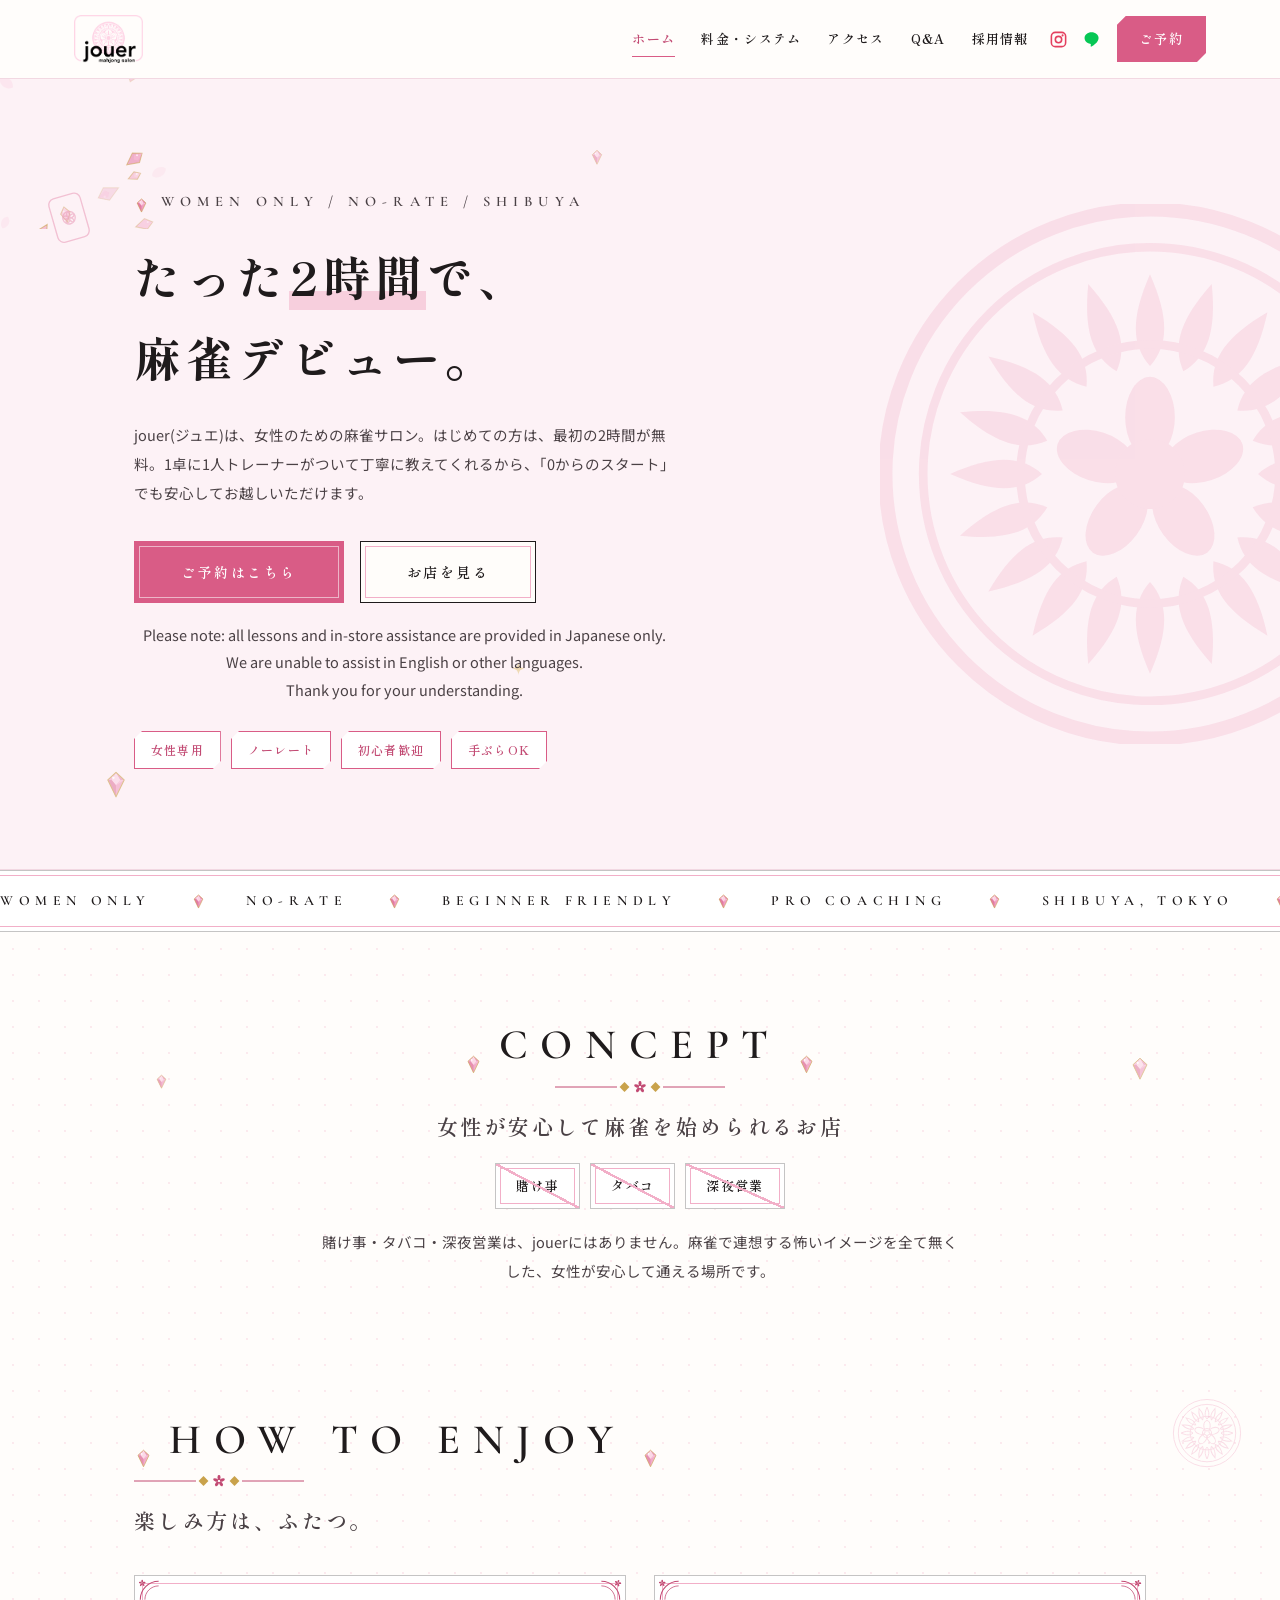
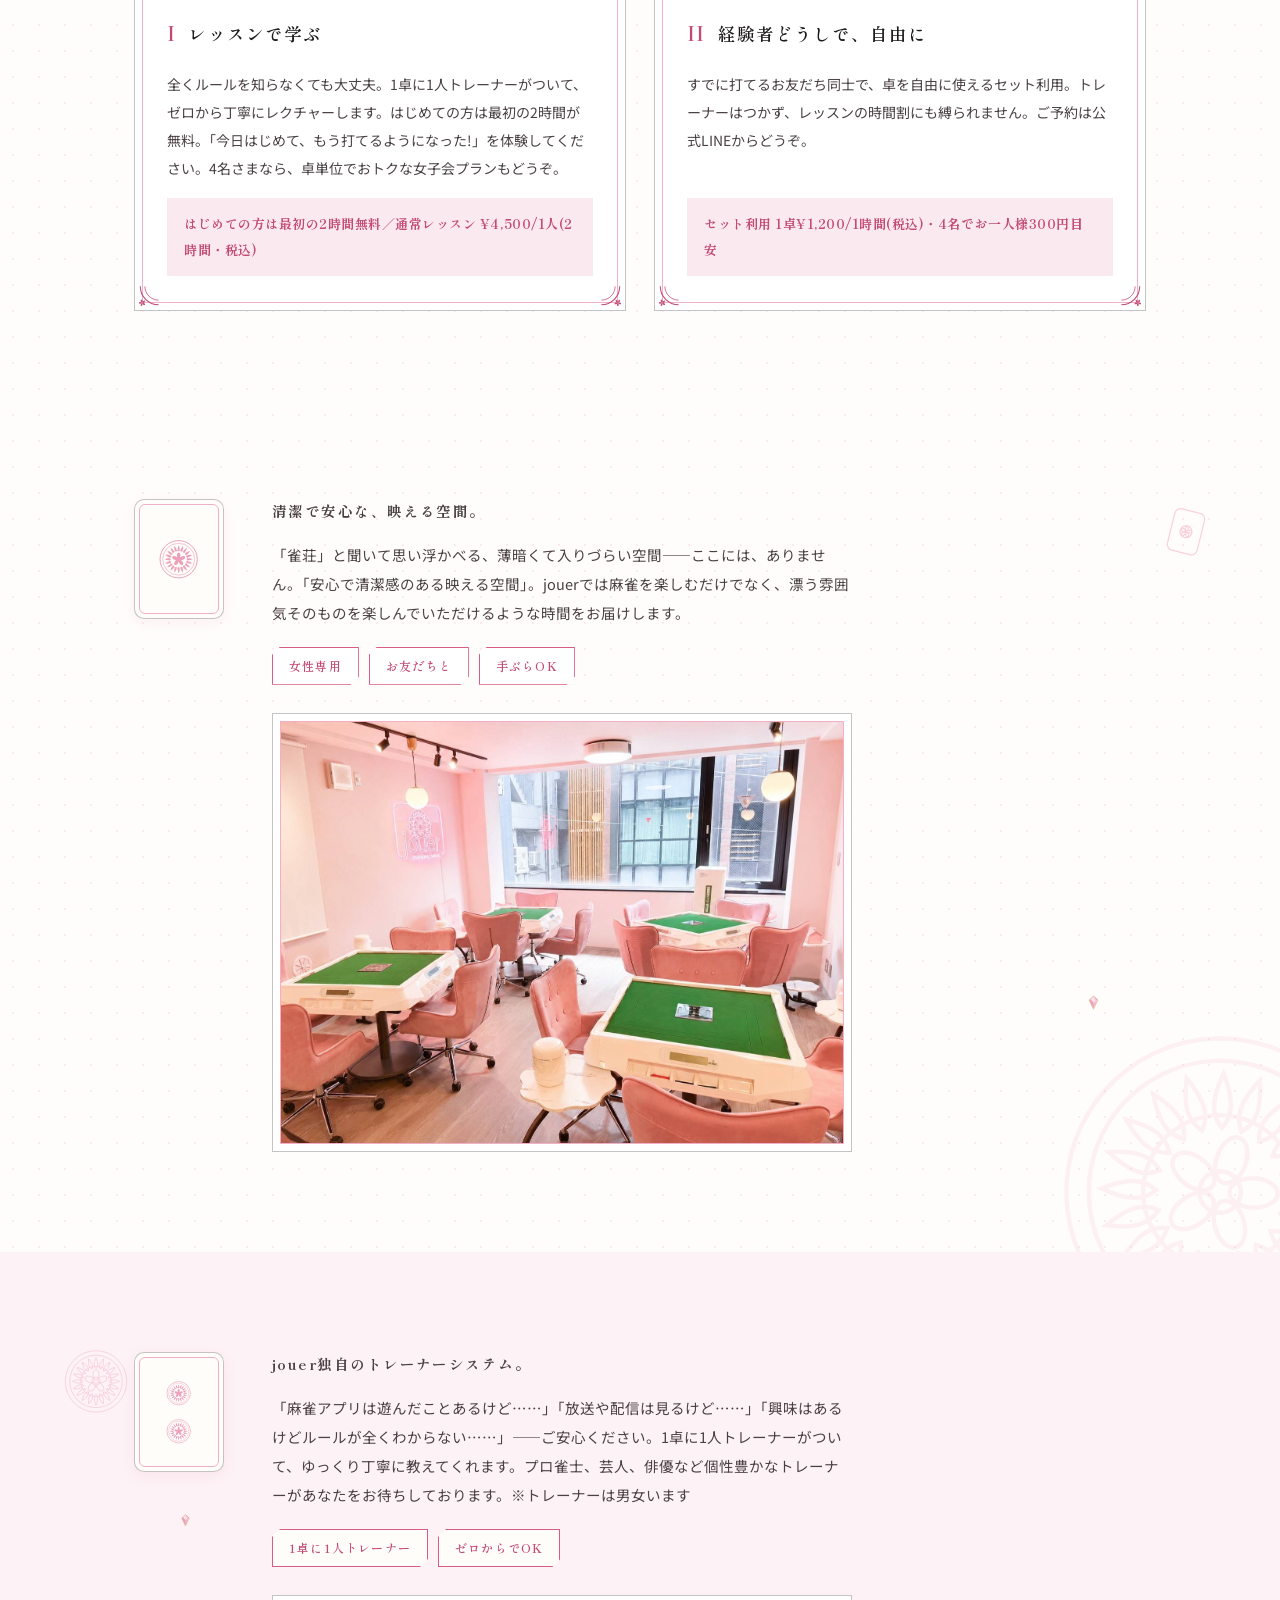
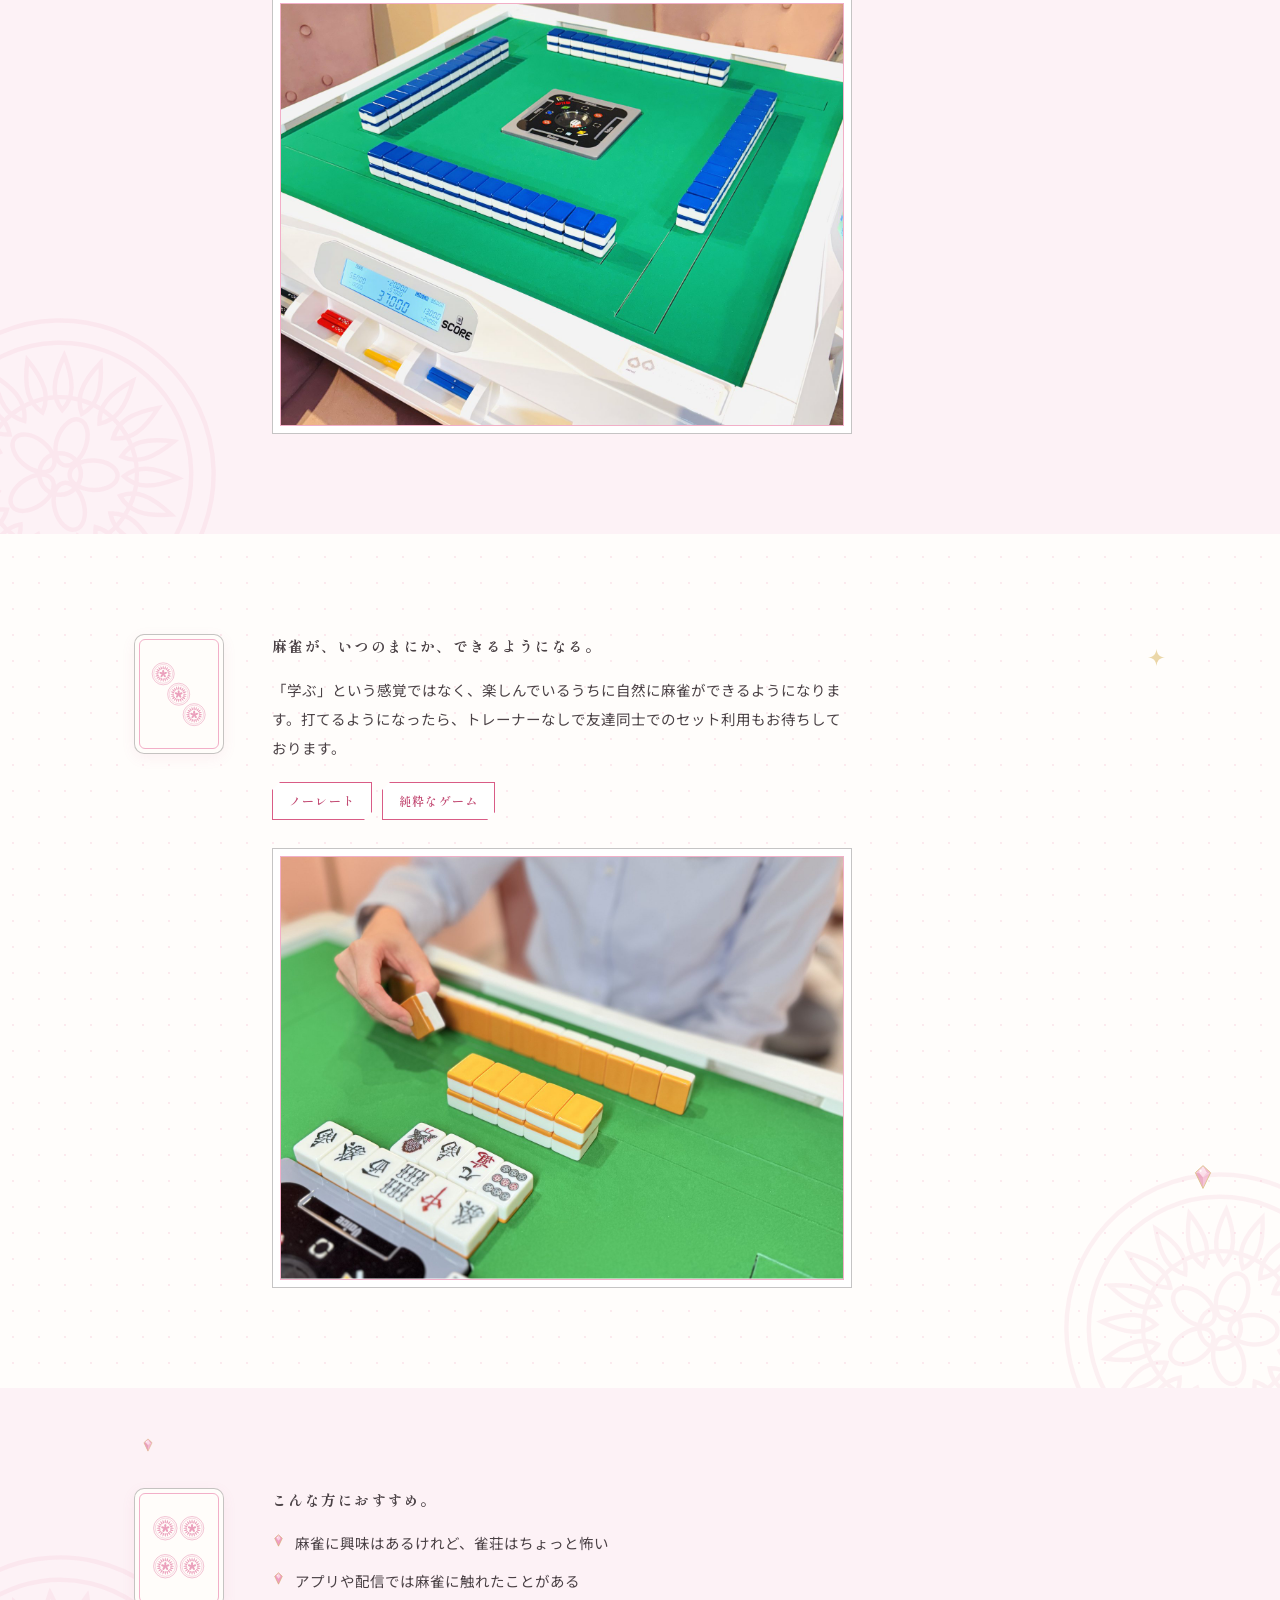
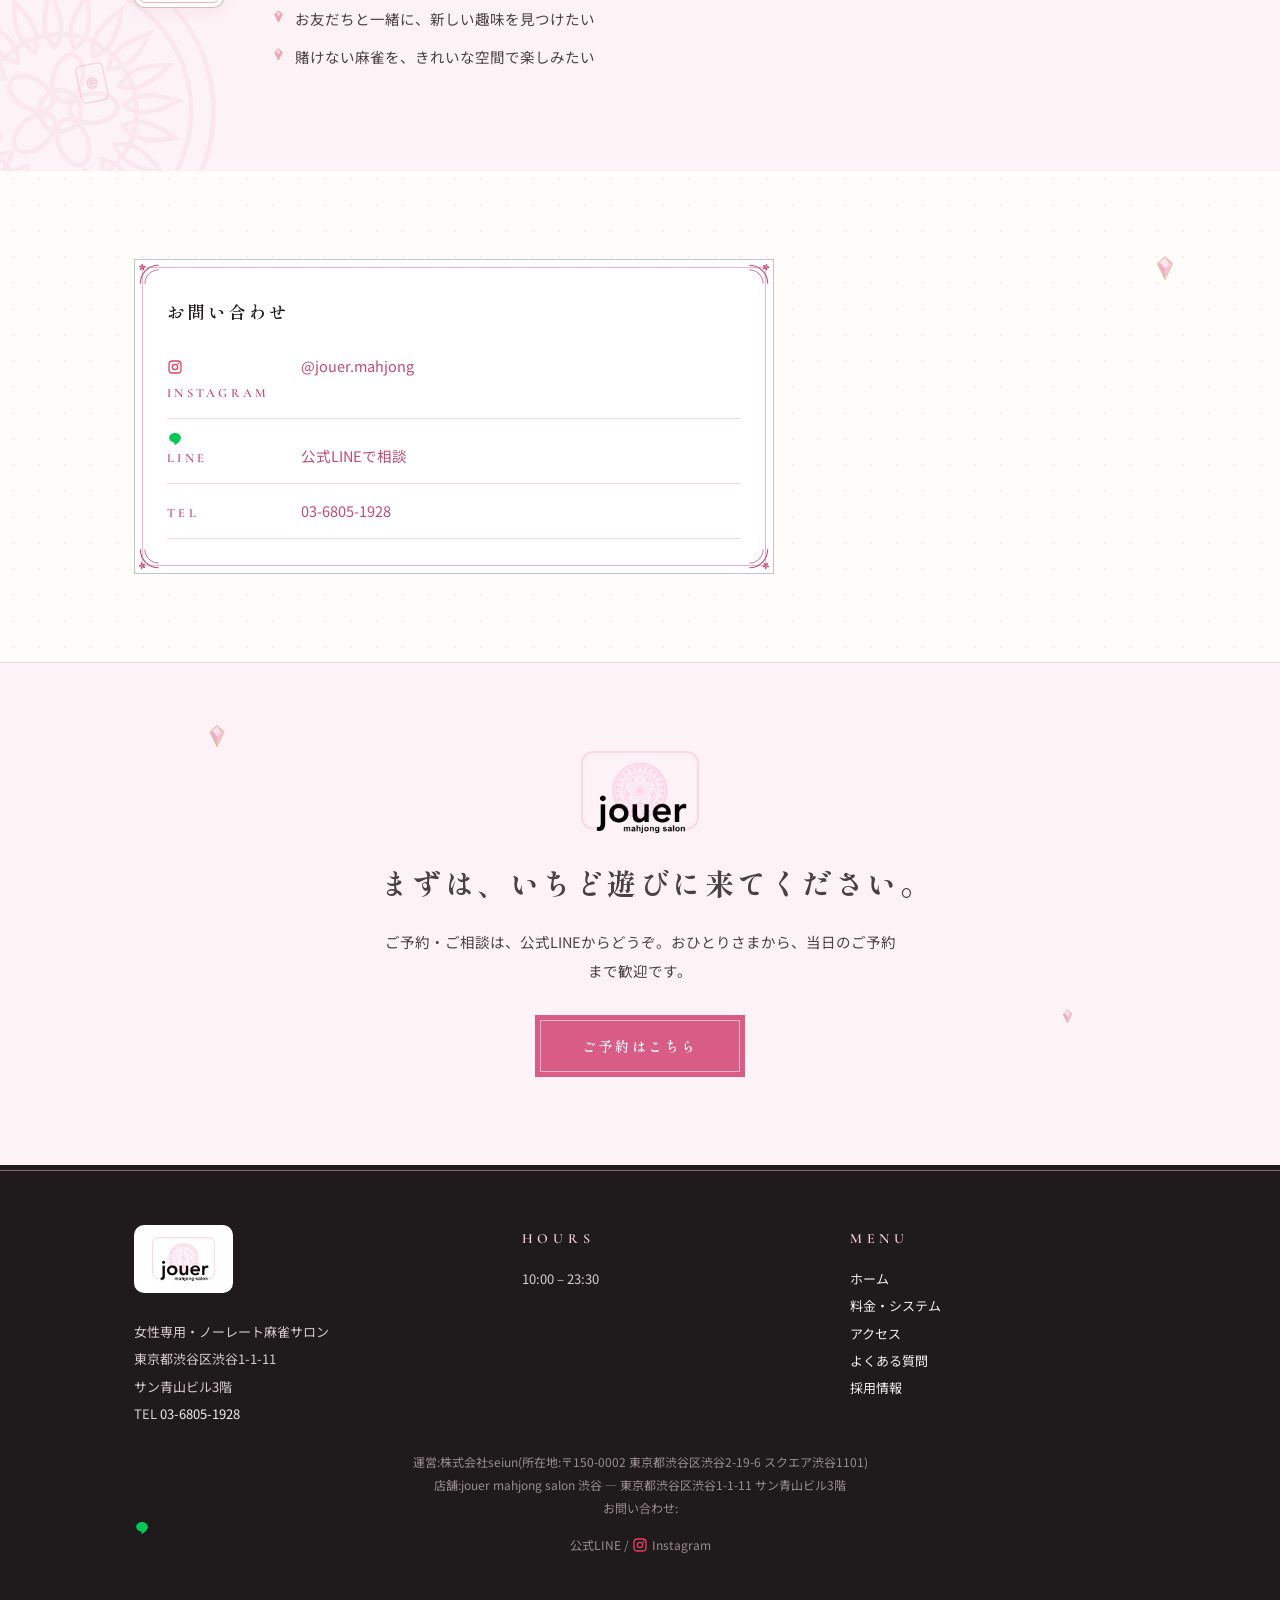
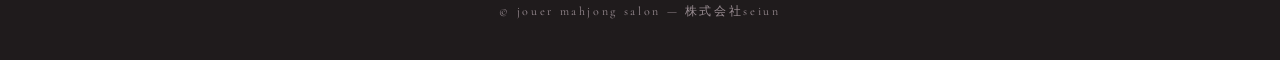
<file: index.html>
<!DOCTYPE html>
<html lang="ja">
<head>
<meta charset="UTF-8">
<meta name="viewport" content="width=device-width, initial-scale=1.0">
<link rel="canonical" href="https://jouer-mahjong.com/">
<title>jouer mahjong salon 渋谷|女性専用・ノーレートの麻雀教室・麻雀サロン</title>
<meta name="description" content="渋谷の女性専用・ノーレート麻雀サロン jouer(ジュエ)。1卓に1人のトレーナーがついて、ゼロから麻雀を楽しく学べる麻雀教室です。賭け事なし・初心者歓迎。">
<link rel="icon" href="logo.png">
<link rel="apple-touch-icon" href="logo.png">
<meta property="og:type" content="website">
<meta property="og:title" content="jouer mahjong salon 渋谷|女性専用・ノーレートの麻雀教室・麻雀サロン">
<meta property="og:description" content="渋谷の女性専用・ノーレート麻雀サロン jouer(ジュエ)。1卓に1人のトレーナーがついて、ゼロから麻雀を楽しく学べる麻雀教室です。賭け事なし・初心者歓迎。">
<meta property="og:image" content="https://jouer-mahjong.com/og-image.jpg">
<meta name="twitter:card" content="summary_large_image">
<script>try{if(!sessionStorage.getItem('jr_op'))document.documentElement.classList.add('op-show')}catch(e){document.documentElement.classList.add('op-show')}</script>
<link rel="preconnect" href="https://fonts.googleapis.com">
<link rel="preconnect" href="https://fonts.gstatic.com" crossorigin>
<link href="https://fonts.googleapis.com/css2?family=Shippori+Mincho:wght@500;600;700&family=Cormorant+Garamond:wght@500;600&family=Noto+Sans+JP:wght@400;500;700&display=swap" rel="stylesheet">
<link rel="stylesheet" href="style.css">
</head>
<body>
<header class="site-head">
  <i class="prog" id="prog" aria-hidden="true"></i>
  <div class="head-in">
    <a class="brand" href="index.html" aria-label="jouer mahjong salon 渋谷 ホーム">
      <img class="logo-img" src="logo.png" alt="jouer mahjong salon">
    </a>
    <nav class="gnav" aria-label="メイン">
      <a href="index.html" class="on">ホーム</a><a href="price.html">料金・システム</a><a href="access.html">アクセス</a><a href="faq.html">Q&amp;A</a><a href="recruit.html">採用情報</a>
      <a class="sns" href="https://www.instagram.com/jouer.mahjong/" target="_blank" rel="noopener" aria-label="Instagram"><svg class="sns-ico ig" viewBox="0 0 24 24" fill="none" stroke="currentColor" stroke-width="2" aria-hidden="true"><rect x="3" y="3" width="18" height="18" rx="5"/><circle cx="12" cy="12" r="4"/><circle cx="17.2" cy="6.8" r="1.3" fill="currentColor" stroke="none"/></svg></a><a class="sns" href="https://lin.ee/qetP6h9" target="_blank" rel="noopener" aria-label="公式LINE"><svg class="sns-ico ln" viewBox="0 0 24 24" fill="currentColor" aria-hidden="true"><path d="M12 3.2C6.8 3.2 2.6 6.7 2.6 11c0 3.8 3.2 7 7.6 7.7.3.1.7.2.8.5.1.2.1.6.1.8l-.2 1.4c-.1.4-.3 1.6 1.4.9 1.7-.7 9.3-5.5 9.3-11.3 0-4.3-4.2-7.8-9.6-7.8z"/></svg></a><a class="cta" href="reserve.html">ご予約</a>
    </nav>
  </div>
</header>
<main>

<div class="open-ov" id="opv" aria-hidden="true">
  <div class="op-tiles"><div class="pai pai-back op-t"><span class="om"><svg viewBox="0 0 100 100" fill="#FBDDE9" xmlns="http://www.w3.org/2000/svg" aria-hidden="true"><circle cx="50" cy="50" r="49" fill="none" stroke="#FBDDE9" stroke-width="2.6"/><circle cx="50" cy="50" r="42" fill="none" stroke="#FBDDE9" stroke-width="1.6"/><path d="M50 13 C46.5 21 46.5 26 50 30 C53.5 26 53.5 21 50 13 Z" transform="rotate(0 50 50)"/><path d="M50 13 C46.5 21 46.5 26 50 30 C53.5 26 53.5 21 50 13 Z" transform="rotate(18 50 50)"/><path d="M50 13 C46.5 21 46.5 26 50 30 C53.5 26 53.5 21 50 13 Z" transform="rotate(36 50 50)"/><path d="M50 13 C46.5 21 46.5 26 50 30 C53.5 26 53.5 21 50 13 Z" transform="rotate(54 50 50)"/><path d="M50 13 C46.5 21 46.5 26 50 30 C53.5 26 53.5 21 50 13 Z" transform="rotate(72 50 50)"/><path d="M50 13 C46.5 21 46.5 26 50 30 C53.5 26 53.5 21 50 13 Z" transform="rotate(90 50 50)"/><path d="M50 13 C46.5 21 46.5 26 50 30 C53.5 26 53.5 21 50 13 Z" transform="rotate(108 50 50)"/><path d="M50 13 C46.5 21 46.5 26 50 30 C53.5 26 53.5 21 50 13 Z" transform="rotate(126 50 50)"/><path d="M50 13 C46.5 21 46.5 26 50 30 C53.5 26 53.5 21 50 13 Z" transform="rotate(144 50 50)"/><path d="M50 13 C46.5 21 46.5 26 50 30 C53.5 26 53.5 21 50 13 Z" transform="rotate(162 50 50)"/><path d="M50 13 C46.5 21 46.5 26 50 30 C53.5 26 53.5 21 50 13 Z" transform="rotate(180 50 50)"/><path d="M50 13 C46.5 21 46.5 26 50 30 C53.5 26 53.5 21 50 13 Z" transform="rotate(198 50 50)"/><path d="M50 13 C46.5 21 46.5 26 50 30 C53.5 26 53.5 21 50 13 Z" transform="rotate(216 50 50)"/><path d="M50 13 C46.5 21 46.5 26 50 30 C53.5 26 53.5 21 50 13 Z" transform="rotate(234 50 50)"/><path d="M50 13 C46.5 21 46.5 26 50 30 C53.5 26 53.5 21 50 13 Z" transform="rotate(252 50 50)"/><path d="M50 13 C46.5 21 46.5 26 50 30 C53.5 26 53.5 21 50 13 Z" transform="rotate(270 50 50)"/><path d="M50 13 C46.5 21 46.5 26 50 30 C53.5 26 53.5 21 50 13 Z" transform="rotate(288 50 50)"/><path d="M50 13 C46.5 21 46.5 26 50 30 C53.5 26 53.5 21 50 13 Z" transform="rotate(306 50 50)"/><path d="M50 13 C46.5 21 46.5 26 50 30 C53.5 26 53.5 21 50 13 Z" transform="rotate(324 50 50)"/><path d="M50 13 C46.5 21 46.5 26 50 30 C53.5 26 53.5 21 50 13 Z" transform="rotate(342 50 50)"/><circle cx="50" cy="50" r="24" fill="none" stroke="#FBDDE9" stroke-width="1.6"/><ellipse cx="50" cy="39.5" rx="4.6" ry="7.5" transform="rotate(0 50 50)"/><ellipse cx="50" cy="39.5" rx="4.6" ry="7.5" transform="rotate(72 50 50)"/><ellipse cx="50" cy="39.5" rx="4.6" ry="7.5" transform="rotate(144 50 50)"/><ellipse cx="50" cy="39.5" rx="4.6" ry="7.5" transform="rotate(216 50 50)"/><ellipse cx="50" cy="39.5" rx="4.6" ry="7.5" transform="rotate(288 50 50)"/><circle cx="50" cy="50" r="6.5"/></svg></span></div><div class="pai pai-back op-t"><span class="om"><svg viewBox="0 0 100 100" fill="#FBDDE9" xmlns="http://www.w3.org/2000/svg" aria-hidden="true"><circle cx="50" cy="50" r="49" fill="none" stroke="#FBDDE9" stroke-width="2.6"/><circle cx="50" cy="50" r="42" fill="none" stroke="#FBDDE9" stroke-width="1.6"/><path d="M50 13 C46.5 21 46.5 26 50 30 C53.5 26 53.5 21 50 13 Z" transform="rotate(0 50 50)"/><path d="M50 13 C46.5 21 46.5 26 50 30 C53.5 26 53.5 21 50 13 Z" transform="rotate(18 50 50)"/><path d="M50 13 C46.5 21 46.5 26 50 30 C53.5 26 53.5 21 50 13 Z" transform="rotate(36 50 50)"/><path d="M50 13 C46.5 21 46.5 26 50 30 C53.5 26 53.5 21 50 13 Z" transform="rotate(54 50 50)"/><path d="M50 13 C46.5 21 46.5 26 50 30 C53.5 26 53.5 21 50 13 Z" transform="rotate(72 50 50)"/><path d="M50 13 C46.5 21 46.5 26 50 30 C53.5 26 53.5 21 50 13 Z" transform="rotate(90 50 50)"/><path d="M50 13 C46.5 21 46.5 26 50 30 C53.5 26 53.5 21 50 13 Z" transform="rotate(108 50 50)"/><path d="M50 13 C46.5 21 46.5 26 50 30 C53.5 26 53.5 21 50 13 Z" transform="rotate(126 50 50)"/><path d="M50 13 C46.5 21 46.5 26 50 30 C53.5 26 53.5 21 50 13 Z" transform="rotate(144 50 50)"/><path d="M50 13 C46.5 21 46.5 26 50 30 C53.5 26 53.5 21 50 13 Z" transform="rotate(162 50 50)"/><path d="M50 13 C46.5 21 46.5 26 50 30 C53.5 26 53.5 21 50 13 Z" transform="rotate(180 50 50)"/><path d="M50 13 C46.5 21 46.5 26 50 30 C53.5 26 53.5 21 50 13 Z" transform="rotate(198 50 50)"/><path d="M50 13 C46.5 21 46.5 26 50 30 C53.5 26 53.5 21 50 13 Z" transform="rotate(216 50 50)"/><path d="M50 13 C46.5 21 46.5 26 50 30 C53.5 26 53.5 21 50 13 Z" transform="rotate(234 50 50)"/><path d="M50 13 C46.5 21 46.5 26 50 30 C53.5 26 53.5 21 50 13 Z" transform="rotate(252 50 50)"/><path d="M50 13 C46.5 21 46.5 26 50 30 C53.5 26 53.5 21 50 13 Z" transform="rotate(270 50 50)"/><path d="M50 13 C46.5 21 46.5 26 50 30 C53.5 26 53.5 21 50 13 Z" transform="rotate(288 50 50)"/><path d="M50 13 C46.5 21 46.5 26 50 30 C53.5 26 53.5 21 50 13 Z" transform="rotate(306 50 50)"/><path d="M50 13 C46.5 21 46.5 26 50 30 C53.5 26 53.5 21 50 13 Z" transform="rotate(324 50 50)"/><path d="M50 13 C46.5 21 46.5 26 50 30 C53.5 26 53.5 21 50 13 Z" transform="rotate(342 50 50)"/><circle cx="50" cy="50" r="24" fill="none" stroke="#FBDDE9" stroke-width="1.6"/><ellipse cx="50" cy="39.5" rx="4.6" ry="7.5" transform="rotate(0 50 50)"/><ellipse cx="50" cy="39.5" rx="4.6" ry="7.5" transform="rotate(72 50 50)"/><ellipse cx="50" cy="39.5" rx="4.6" ry="7.5" transform="rotate(144 50 50)"/><ellipse cx="50" cy="39.5" rx="4.6" ry="7.5" transform="rotate(216 50 50)"/><ellipse cx="50" cy="39.5" rx="4.6" ry="7.5" transform="rotate(288 50 50)"/><circle cx="50" cy="50" r="6.5"/></svg></span></div><div class="pai pai-back op-t"><span class="om"><svg viewBox="0 0 100 100" fill="#FBDDE9" xmlns="http://www.w3.org/2000/svg" aria-hidden="true"><circle cx="50" cy="50" r="49" fill="none" stroke="#FBDDE9" stroke-width="2.6"/><circle cx="50" cy="50" r="42" fill="none" stroke="#FBDDE9" stroke-width="1.6"/><path d="M50 13 C46.5 21 46.5 26 50 30 C53.5 26 53.5 21 50 13 Z" transform="rotate(0 50 50)"/><path d="M50 13 C46.5 21 46.5 26 50 30 C53.5 26 53.5 21 50 13 Z" transform="rotate(18 50 50)"/><path d="M50 13 C46.5 21 46.5 26 50 30 C53.5 26 53.5 21 50 13 Z" transform="rotate(36 50 50)"/><path d="M50 13 C46.5 21 46.5 26 50 30 C53.5 26 53.5 21 50 13 Z" transform="rotate(54 50 50)"/><path d="M50 13 C46.5 21 46.5 26 50 30 C53.5 26 53.5 21 50 13 Z" transform="rotate(72 50 50)"/><path d="M50 13 C46.5 21 46.5 26 50 30 C53.5 26 53.5 21 50 13 Z" transform="rotate(90 50 50)"/><path d="M50 13 C46.5 21 46.5 26 50 30 C53.5 26 53.5 21 50 13 Z" transform="rotate(108 50 50)"/><path d="M50 13 C46.5 21 46.5 26 50 30 C53.5 26 53.5 21 50 13 Z" transform="rotate(126 50 50)"/><path d="M50 13 C46.5 21 46.5 26 50 30 C53.5 26 53.5 21 50 13 Z" transform="rotate(144 50 50)"/><path d="M50 13 C46.5 21 46.5 26 50 30 C53.5 26 53.5 21 50 13 Z" transform="rotate(162 50 50)"/><path d="M50 13 C46.5 21 46.5 26 50 30 C53.5 26 53.5 21 50 13 Z" transform="rotate(180 50 50)"/><path d="M50 13 C46.5 21 46.5 26 50 30 C53.5 26 53.5 21 50 13 Z" transform="rotate(198 50 50)"/><path d="M50 13 C46.5 21 46.5 26 50 30 C53.5 26 53.5 21 50 13 Z" transform="rotate(216 50 50)"/><path d="M50 13 C46.5 21 46.5 26 50 30 C53.5 26 53.5 21 50 13 Z" transform="rotate(234 50 50)"/><path d="M50 13 C46.5 21 46.5 26 50 30 C53.5 26 53.5 21 50 13 Z" transform="rotate(252 50 50)"/><path d="M50 13 C46.5 21 46.5 26 50 30 C53.5 26 53.5 21 50 13 Z" transform="rotate(270 50 50)"/><path d="M50 13 C46.5 21 46.5 26 50 30 C53.5 26 53.5 21 50 13 Z" transform="rotate(288 50 50)"/><path d="M50 13 C46.5 21 46.5 26 50 30 C53.5 26 53.5 21 50 13 Z" transform="rotate(306 50 50)"/><path d="M50 13 C46.5 21 46.5 26 50 30 C53.5 26 53.5 21 50 13 Z" transform="rotate(324 50 50)"/><path d="M50 13 C46.5 21 46.5 26 50 30 C53.5 26 53.5 21 50 13 Z" transform="rotate(342 50 50)"/><circle cx="50" cy="50" r="24" fill="none" stroke="#FBDDE9" stroke-width="1.6"/><ellipse cx="50" cy="39.5" rx="4.6" ry="7.5" transform="rotate(0 50 50)"/><ellipse cx="50" cy="39.5" rx="4.6" ry="7.5" transform="rotate(72 50 50)"/><ellipse cx="50" cy="39.5" rx="4.6" ry="7.5" transform="rotate(144 50 50)"/><ellipse cx="50" cy="39.5" rx="4.6" ry="7.5" transform="rotate(216 50 50)"/><ellipse cx="50" cy="39.5" rx="4.6" ry="7.5" transform="rotate(288 50 50)"/><circle cx="50" cy="50" r="6.5"/></svg></span></div><div class="pai pai-back op-t"><span class="om"><svg viewBox="0 0 100 100" fill="#FBDDE9" xmlns="http://www.w3.org/2000/svg" aria-hidden="true"><circle cx="50" cy="50" r="49" fill="none" stroke="#FBDDE9" stroke-width="2.6"/><circle cx="50" cy="50" r="42" fill="none" stroke="#FBDDE9" stroke-width="1.6"/><path d="M50 13 C46.5 21 46.5 26 50 30 C53.5 26 53.5 21 50 13 Z" transform="rotate(0 50 50)"/><path d="M50 13 C46.5 21 46.5 26 50 30 C53.5 26 53.5 21 50 13 Z" transform="rotate(18 50 50)"/><path d="M50 13 C46.5 21 46.5 26 50 30 C53.5 26 53.5 21 50 13 Z" transform="rotate(36 50 50)"/><path d="M50 13 C46.5 21 46.5 26 50 30 C53.5 26 53.5 21 50 13 Z" transform="rotate(54 50 50)"/><path d="M50 13 C46.5 21 46.5 26 50 30 C53.5 26 53.5 21 50 13 Z" transform="rotate(72 50 50)"/><path d="M50 13 C46.5 21 46.5 26 50 30 C53.5 26 53.5 21 50 13 Z" transform="rotate(90 50 50)"/><path d="M50 13 C46.5 21 46.5 26 50 30 C53.5 26 53.5 21 50 13 Z" transform="rotate(108 50 50)"/><path d="M50 13 C46.5 21 46.5 26 50 30 C53.5 26 53.5 21 50 13 Z" transform="rotate(126 50 50)"/><path d="M50 13 C46.5 21 46.5 26 50 30 C53.5 26 53.5 21 50 13 Z" transform="rotate(144 50 50)"/><path d="M50 13 C46.5 21 46.5 26 50 30 C53.5 26 53.5 21 50 13 Z" transform="rotate(162 50 50)"/><path d="M50 13 C46.5 21 46.5 26 50 30 C53.5 26 53.5 21 50 13 Z" transform="rotate(180 50 50)"/><path d="M50 13 C46.5 21 46.5 26 50 30 C53.5 26 53.5 21 50 13 Z" transform="rotate(198 50 50)"/><path d="M50 13 C46.5 21 46.5 26 50 30 C53.5 26 53.5 21 50 13 Z" transform="rotate(216 50 50)"/><path d="M50 13 C46.5 21 46.5 26 50 30 C53.5 26 53.5 21 50 13 Z" transform="rotate(234 50 50)"/><path d="M50 13 C46.5 21 46.5 26 50 30 C53.5 26 53.5 21 50 13 Z" transform="rotate(252 50 50)"/><path d="M50 13 C46.5 21 46.5 26 50 30 C53.5 26 53.5 21 50 13 Z" transform="rotate(270 50 50)"/><path d="M50 13 C46.5 21 46.5 26 50 30 C53.5 26 53.5 21 50 13 Z" transform="rotate(288 50 50)"/><path d="M50 13 C46.5 21 46.5 26 50 30 C53.5 26 53.5 21 50 13 Z" transform="rotate(306 50 50)"/><path d="M50 13 C46.5 21 46.5 26 50 30 C53.5 26 53.5 21 50 13 Z" transform="rotate(324 50 50)"/><path d="M50 13 C46.5 21 46.5 26 50 30 C53.5 26 53.5 21 50 13 Z" transform="rotate(342 50 50)"/><circle cx="50" cy="50" r="24" fill="none" stroke="#FBDDE9" stroke-width="1.6"/><ellipse cx="50" cy="39.5" rx="4.6" ry="7.5" transform="rotate(0 50 50)"/><ellipse cx="50" cy="39.5" rx="4.6" ry="7.5" transform="rotate(72 50 50)"/><ellipse cx="50" cy="39.5" rx="4.6" ry="7.5" transform="rotate(144 50 50)"/><ellipse cx="50" cy="39.5" rx="4.6" ry="7.5" transform="rotate(216 50 50)"/><ellipse cx="50" cy="39.5" rx="4.6" ry="7.5" transform="rotate(288 50 50)"/><circle cx="50" cy="50" r="6.5"/></svg></span></div><div class="pai pai-back op-t"><span class="om"><svg viewBox="0 0 100 100" fill="#FBDDE9" xmlns="http://www.w3.org/2000/svg" aria-hidden="true"><circle cx="50" cy="50" r="49" fill="none" stroke="#FBDDE9" stroke-width="2.6"/><circle cx="50" cy="50" r="42" fill="none" stroke="#FBDDE9" stroke-width="1.6"/><path d="M50 13 C46.5 21 46.5 26 50 30 C53.5 26 53.5 21 50 13 Z" transform="rotate(0 50 50)"/><path d="M50 13 C46.5 21 46.5 26 50 30 C53.5 26 53.5 21 50 13 Z" transform="rotate(18 50 50)"/><path d="M50 13 C46.5 21 46.5 26 50 30 C53.5 26 53.5 21 50 13 Z" transform="rotate(36 50 50)"/><path d="M50 13 C46.5 21 46.5 26 50 30 C53.5 26 53.5 21 50 13 Z" transform="rotate(54 50 50)"/><path d="M50 13 C46.5 21 46.5 26 50 30 C53.5 26 53.5 21 50 13 Z" transform="rotate(72 50 50)"/><path d="M50 13 C46.5 21 46.5 26 50 30 C53.5 26 53.5 21 50 13 Z" transform="rotate(90 50 50)"/><path d="M50 13 C46.5 21 46.5 26 50 30 C53.5 26 53.5 21 50 13 Z" transform="rotate(108 50 50)"/><path d="M50 13 C46.5 21 46.5 26 50 30 C53.5 26 53.5 21 50 13 Z" transform="rotate(126 50 50)"/><path d="M50 13 C46.5 21 46.5 26 50 30 C53.5 26 53.5 21 50 13 Z" transform="rotate(144 50 50)"/><path d="M50 13 C46.5 21 46.5 26 50 30 C53.5 26 53.5 21 50 13 Z" transform="rotate(162 50 50)"/><path d="M50 13 C46.5 21 46.5 26 50 30 C53.5 26 53.5 21 50 13 Z" transform="rotate(180 50 50)"/><path d="M50 13 C46.5 21 46.5 26 50 30 C53.5 26 53.5 21 50 13 Z" transform="rotate(198 50 50)"/><path d="M50 13 C46.5 21 46.5 26 50 30 C53.5 26 53.5 21 50 13 Z" transform="rotate(216 50 50)"/><path d="M50 13 C46.5 21 46.5 26 50 30 C53.5 26 53.5 21 50 13 Z" transform="rotate(234 50 50)"/><path d="M50 13 C46.5 21 46.5 26 50 30 C53.5 26 53.5 21 50 13 Z" transform="rotate(252 50 50)"/><path d="M50 13 C46.5 21 46.5 26 50 30 C53.5 26 53.5 21 50 13 Z" transform="rotate(270 50 50)"/><path d="M50 13 C46.5 21 46.5 26 50 30 C53.5 26 53.5 21 50 13 Z" transform="rotate(288 50 50)"/><path d="M50 13 C46.5 21 46.5 26 50 30 C53.5 26 53.5 21 50 13 Z" transform="rotate(306 50 50)"/><path d="M50 13 C46.5 21 46.5 26 50 30 C53.5 26 53.5 21 50 13 Z" transform="rotate(324 50 50)"/><path d="M50 13 C46.5 21 46.5 26 50 30 C53.5 26 53.5 21 50 13 Z" transform="rotate(342 50 50)"/><circle cx="50" cy="50" r="24" fill="none" stroke="#FBDDE9" stroke-width="1.6"/><ellipse cx="50" cy="39.5" rx="4.6" ry="7.5" transform="rotate(0 50 50)"/><ellipse cx="50" cy="39.5" rx="4.6" ry="7.5" transform="rotate(72 50 50)"/><ellipse cx="50" cy="39.5" rx="4.6" ry="7.5" transform="rotate(144 50 50)"/><ellipse cx="50" cy="39.5" rx="4.6" ry="7.5" transform="rotate(216 50 50)"/><ellipse cx="50" cy="39.5" rx="4.6" ry="7.5" transform="rotate(288 50 50)"/><circle cx="50" cy="50" r="6.5"/></svg></span></div></div>
  <div class="op-brand"><img src="logo.png" alt="jouer mahjong salon"></div>
  <p class="op-skip">タップでスキップ</p>
</div>

<nav class="rail" id="rail" aria-label="章の進行"><a href="#ch-1"><svg viewBox="0 0 90 120" xmlns="http://www.w3.org/2000/svg" aria-hidden="true"><g fill="#EBA0BC" transform="translate(18 33) scale(0.5400)"><circle cx="50" cy="50" r="49" fill="none" stroke="#EBA0BC" stroke-width="2.6"/><circle cx="50" cy="50" r="42" fill="none" stroke="#EBA0BC" stroke-width="1.6"/><path d="M50 13 C46.5 21 46.5 26 50 30 C53.5 26 53.5 21 50 13 Z" transform="rotate(0 50 50)"/><path d="M50 13 C46.5 21 46.5 26 50 30 C53.5 26 53.5 21 50 13 Z" transform="rotate(18 50 50)"/><path d="M50 13 C46.5 21 46.5 26 50 30 C53.5 26 53.5 21 50 13 Z" transform="rotate(36 50 50)"/><path d="M50 13 C46.5 21 46.5 26 50 30 C53.5 26 53.5 21 50 13 Z" transform="rotate(54 50 50)"/><path d="M50 13 C46.5 21 46.5 26 50 30 C53.5 26 53.5 21 50 13 Z" transform="rotate(72 50 50)"/><path d="M50 13 C46.5 21 46.5 26 50 30 C53.5 26 53.5 21 50 13 Z" transform="rotate(90 50 50)"/><path d="M50 13 C46.5 21 46.5 26 50 30 C53.5 26 53.5 21 50 13 Z" transform="rotate(108 50 50)"/><path d="M50 13 C46.5 21 46.5 26 50 30 C53.5 26 53.5 21 50 13 Z" transform="rotate(126 50 50)"/><path d="M50 13 C46.5 21 46.5 26 50 30 C53.5 26 53.5 21 50 13 Z" transform="rotate(144 50 50)"/><path d="M50 13 C46.5 21 46.5 26 50 30 C53.5 26 53.5 21 50 13 Z" transform="rotate(162 50 50)"/><path d="M50 13 C46.5 21 46.5 26 50 30 C53.5 26 53.5 21 50 13 Z" transform="rotate(180 50 50)"/><path d="M50 13 C46.5 21 46.5 26 50 30 C53.5 26 53.5 21 50 13 Z" transform="rotate(198 50 50)"/><path d="M50 13 C46.5 21 46.5 26 50 30 C53.5 26 53.5 21 50 13 Z" transform="rotate(216 50 50)"/><path d="M50 13 C46.5 21 46.5 26 50 30 C53.5 26 53.5 21 50 13 Z" transform="rotate(234 50 50)"/><path d="M50 13 C46.5 21 46.5 26 50 30 C53.5 26 53.5 21 50 13 Z" transform="rotate(252 50 50)"/><path d="M50 13 C46.5 21 46.5 26 50 30 C53.5 26 53.5 21 50 13 Z" transform="rotate(270 50 50)"/><path d="M50 13 C46.5 21 46.5 26 50 30 C53.5 26 53.5 21 50 13 Z" transform="rotate(288 50 50)"/><path d="M50 13 C46.5 21 46.5 26 50 30 C53.5 26 53.5 21 50 13 Z" transform="rotate(306 50 50)"/><path d="M50 13 C46.5 21 46.5 26 50 30 C53.5 26 53.5 21 50 13 Z" transform="rotate(324 50 50)"/><path d="M50 13 C46.5 21 46.5 26 50 30 C53.5 26 53.5 21 50 13 Z" transform="rotate(342 50 50)"/><circle cx="50" cy="50" r="24" fill="none" stroke="#EBA0BC" stroke-width="1.6"/><ellipse cx="50" cy="39.5" rx="4.6" ry="7.5" transform="rotate(0 50 50)"/><ellipse cx="50" cy="39.5" rx="4.6" ry="7.5" transform="rotate(72 50 50)"/><ellipse cx="50" cy="39.5" rx="4.6" ry="7.5" transform="rotate(144 50 50)"/><ellipse cx="50" cy="39.5" rx="4.6" ry="7.5" transform="rotate(216 50 50)"/><ellipse cx="50" cy="39.5" rx="4.6" ry="7.5" transform="rotate(288 50 50)"/><circle cx="50" cy="50" r="6.5"/></g></svg></a><a href="#ch-2"><svg viewBox="0 0 90 120" xmlns="http://www.w3.org/2000/svg" aria-hidden="true"><g fill="#EBA0BC" transform="translate(28 16) scale(0.3400)"><circle cx="50" cy="50" r="49" fill="none" stroke="#EBA0BC" stroke-width="2.6"/><circle cx="50" cy="50" r="42" fill="none" stroke="#EBA0BC" stroke-width="1.6"/><path d="M50 13 C46.5 21 46.5 26 50 30 C53.5 26 53.5 21 50 13 Z" transform="rotate(0 50 50)"/><path d="M50 13 C46.5 21 46.5 26 50 30 C53.5 26 53.5 21 50 13 Z" transform="rotate(18 50 50)"/><path d="M50 13 C46.5 21 46.5 26 50 30 C53.5 26 53.5 21 50 13 Z" transform="rotate(36 50 50)"/><path d="M50 13 C46.5 21 46.5 26 50 30 C53.5 26 53.5 21 50 13 Z" transform="rotate(54 50 50)"/><path d="M50 13 C46.5 21 46.5 26 50 30 C53.5 26 53.5 21 50 13 Z" transform="rotate(72 50 50)"/><path d="M50 13 C46.5 21 46.5 26 50 30 C53.5 26 53.5 21 50 13 Z" transform="rotate(90 50 50)"/><path d="M50 13 C46.5 21 46.5 26 50 30 C53.5 26 53.5 21 50 13 Z" transform="rotate(108 50 50)"/><path d="M50 13 C46.5 21 46.5 26 50 30 C53.5 26 53.5 21 50 13 Z" transform="rotate(126 50 50)"/><path d="M50 13 C46.5 21 46.5 26 50 30 C53.5 26 53.5 21 50 13 Z" transform="rotate(144 50 50)"/><path d="M50 13 C46.5 21 46.5 26 50 30 C53.5 26 53.5 21 50 13 Z" transform="rotate(162 50 50)"/><path d="M50 13 C46.5 21 46.5 26 50 30 C53.5 26 53.5 21 50 13 Z" transform="rotate(180 50 50)"/><path d="M50 13 C46.5 21 46.5 26 50 30 C53.5 26 53.5 21 50 13 Z" transform="rotate(198 50 50)"/><path d="M50 13 C46.5 21 46.5 26 50 30 C53.5 26 53.5 21 50 13 Z" transform="rotate(216 50 50)"/><path d="M50 13 C46.5 21 46.5 26 50 30 C53.5 26 53.5 21 50 13 Z" transform="rotate(234 50 50)"/><path d="M50 13 C46.5 21 46.5 26 50 30 C53.5 26 53.5 21 50 13 Z" transform="rotate(252 50 50)"/><path d="M50 13 C46.5 21 46.5 26 50 30 C53.5 26 53.5 21 50 13 Z" transform="rotate(270 50 50)"/><path d="M50 13 C46.5 21 46.5 26 50 30 C53.5 26 53.5 21 50 13 Z" transform="rotate(288 50 50)"/><path d="M50 13 C46.5 21 46.5 26 50 30 C53.5 26 53.5 21 50 13 Z" transform="rotate(306 50 50)"/><path d="M50 13 C46.5 21 46.5 26 50 30 C53.5 26 53.5 21 50 13 Z" transform="rotate(324 50 50)"/><path d="M50 13 C46.5 21 46.5 26 50 30 C53.5 26 53.5 21 50 13 Z" transform="rotate(342 50 50)"/><circle cx="50" cy="50" r="24" fill="none" stroke="#EBA0BC" stroke-width="1.6"/><ellipse cx="50" cy="39.5" rx="4.6" ry="7.5" transform="rotate(0 50 50)"/><ellipse cx="50" cy="39.5" rx="4.6" ry="7.5" transform="rotate(72 50 50)"/><ellipse cx="50" cy="39.5" rx="4.6" ry="7.5" transform="rotate(144 50 50)"/><ellipse cx="50" cy="39.5" rx="4.6" ry="7.5" transform="rotate(216 50 50)"/><ellipse cx="50" cy="39.5" rx="4.6" ry="7.5" transform="rotate(288 50 50)"/><circle cx="50" cy="50" r="6.5"/></g><g fill="#EBA0BC" transform="translate(28 70) scale(0.3400)"><circle cx="50" cy="50" r="49" fill="none" stroke="#EBA0BC" stroke-width="2.6"/><circle cx="50" cy="50" r="42" fill="none" stroke="#EBA0BC" stroke-width="1.6"/><path d="M50 13 C46.5 21 46.5 26 50 30 C53.5 26 53.5 21 50 13 Z" transform="rotate(0 50 50)"/><path d="M50 13 C46.5 21 46.5 26 50 30 C53.5 26 53.5 21 50 13 Z" transform="rotate(18 50 50)"/><path d="M50 13 C46.5 21 46.5 26 50 30 C53.5 26 53.5 21 50 13 Z" transform="rotate(36 50 50)"/><path d="M50 13 C46.5 21 46.5 26 50 30 C53.5 26 53.5 21 50 13 Z" transform="rotate(54 50 50)"/><path d="M50 13 C46.5 21 46.5 26 50 30 C53.5 26 53.5 21 50 13 Z" transform="rotate(72 50 50)"/><path d="M50 13 C46.5 21 46.5 26 50 30 C53.5 26 53.5 21 50 13 Z" transform="rotate(90 50 50)"/><path d="M50 13 C46.5 21 46.5 26 50 30 C53.5 26 53.5 21 50 13 Z" transform="rotate(108 50 50)"/><path d="M50 13 C46.5 21 46.5 26 50 30 C53.5 26 53.5 21 50 13 Z" transform="rotate(126 50 50)"/><path d="M50 13 C46.5 21 46.5 26 50 30 C53.5 26 53.5 21 50 13 Z" transform="rotate(144 50 50)"/><path d="M50 13 C46.5 21 46.5 26 50 30 C53.5 26 53.5 21 50 13 Z" transform="rotate(162 50 50)"/><path d="M50 13 C46.5 21 46.5 26 50 30 C53.5 26 53.5 21 50 13 Z" transform="rotate(180 50 50)"/><path d="M50 13 C46.5 21 46.5 26 50 30 C53.5 26 53.5 21 50 13 Z" transform="rotate(198 50 50)"/><path d="M50 13 C46.5 21 46.5 26 50 30 C53.5 26 53.5 21 50 13 Z" transform="rotate(216 50 50)"/><path d="M50 13 C46.5 21 46.5 26 50 30 C53.5 26 53.5 21 50 13 Z" transform="rotate(234 50 50)"/><path d="M50 13 C46.5 21 46.5 26 50 30 C53.5 26 53.5 21 50 13 Z" transform="rotate(252 50 50)"/><path d="M50 13 C46.5 21 46.5 26 50 30 C53.5 26 53.5 21 50 13 Z" transform="rotate(270 50 50)"/><path d="M50 13 C46.5 21 46.5 26 50 30 C53.5 26 53.5 21 50 13 Z" transform="rotate(288 50 50)"/><path d="M50 13 C46.5 21 46.5 26 50 30 C53.5 26 53.5 21 50 13 Z" transform="rotate(306 50 50)"/><path d="M50 13 C46.5 21 46.5 26 50 30 C53.5 26 53.5 21 50 13 Z" transform="rotate(324 50 50)"/><path d="M50 13 C46.5 21 46.5 26 50 30 C53.5 26 53.5 21 50 13 Z" transform="rotate(342 50 50)"/><circle cx="50" cy="50" r="24" fill="none" stroke="#EBA0BC" stroke-width="1.6"/><ellipse cx="50" cy="39.5" rx="4.6" ry="7.5" transform="rotate(0 50 50)"/><ellipse cx="50" cy="39.5" rx="4.6" ry="7.5" transform="rotate(72 50 50)"/><ellipse cx="50" cy="39.5" rx="4.6" ry="7.5" transform="rotate(144 50 50)"/><ellipse cx="50" cy="39.5" rx="4.6" ry="7.5" transform="rotate(216 50 50)"/><ellipse cx="50" cy="39.5" rx="4.6" ry="7.5" transform="rotate(288 50 50)"/><circle cx="50" cy="50" r="6.5"/></g></svg></a><a href="#ch-3"><svg viewBox="0 0 90 120" xmlns="http://www.w3.org/2000/svg" aria-hidden="true"><g fill="#EBA0BC" transform="translate(7 15) scale(0.3200)"><circle cx="50" cy="50" r="49" fill="none" stroke="#EBA0BC" stroke-width="2.6"/><circle cx="50" cy="50" r="42" fill="none" stroke="#EBA0BC" stroke-width="1.6"/><path d="M50 13 C46.5 21 46.5 26 50 30 C53.5 26 53.5 21 50 13 Z" transform="rotate(0 50 50)"/><path d="M50 13 C46.5 21 46.5 26 50 30 C53.5 26 53.5 21 50 13 Z" transform="rotate(18 50 50)"/><path d="M50 13 C46.5 21 46.5 26 50 30 C53.5 26 53.5 21 50 13 Z" transform="rotate(36 50 50)"/><path d="M50 13 C46.5 21 46.5 26 50 30 C53.5 26 53.5 21 50 13 Z" transform="rotate(54 50 50)"/><path d="M50 13 C46.5 21 46.5 26 50 30 C53.5 26 53.5 21 50 13 Z" transform="rotate(72 50 50)"/><path d="M50 13 C46.5 21 46.5 26 50 30 C53.5 26 53.5 21 50 13 Z" transform="rotate(90 50 50)"/><path d="M50 13 C46.5 21 46.5 26 50 30 C53.5 26 53.5 21 50 13 Z" transform="rotate(108 50 50)"/><path d="M50 13 C46.5 21 46.5 26 50 30 C53.5 26 53.5 21 50 13 Z" transform="rotate(126 50 50)"/><path d="M50 13 C46.5 21 46.5 26 50 30 C53.5 26 53.5 21 50 13 Z" transform="rotate(144 50 50)"/><path d="M50 13 C46.5 21 46.5 26 50 30 C53.5 26 53.5 21 50 13 Z" transform="rotate(162 50 50)"/><path d="M50 13 C46.5 21 46.5 26 50 30 C53.5 26 53.5 21 50 13 Z" transform="rotate(180 50 50)"/><path d="M50 13 C46.5 21 46.5 26 50 30 C53.5 26 53.5 21 50 13 Z" transform="rotate(198 50 50)"/><path d="M50 13 C46.5 21 46.5 26 50 30 C53.5 26 53.5 21 50 13 Z" transform="rotate(216 50 50)"/><path d="M50 13 C46.5 21 46.5 26 50 30 C53.5 26 53.5 21 50 13 Z" transform="rotate(234 50 50)"/><path d="M50 13 C46.5 21 46.5 26 50 30 C53.5 26 53.5 21 50 13 Z" transform="rotate(252 50 50)"/><path d="M50 13 C46.5 21 46.5 26 50 30 C53.5 26 53.5 21 50 13 Z" transform="rotate(270 50 50)"/><path d="M50 13 C46.5 21 46.5 26 50 30 C53.5 26 53.5 21 50 13 Z" transform="rotate(288 50 50)"/><path d="M50 13 C46.5 21 46.5 26 50 30 C53.5 26 53.5 21 50 13 Z" transform="rotate(306 50 50)"/><path d="M50 13 C46.5 21 46.5 26 50 30 C53.5 26 53.5 21 50 13 Z" transform="rotate(324 50 50)"/><path d="M50 13 C46.5 21 46.5 26 50 30 C53.5 26 53.5 21 50 13 Z" transform="rotate(342 50 50)"/><circle cx="50" cy="50" r="24" fill="none" stroke="#EBA0BC" stroke-width="1.6"/><ellipse cx="50" cy="39.5" rx="4.6" ry="7.5" transform="rotate(0 50 50)"/><ellipse cx="50" cy="39.5" rx="4.6" ry="7.5" transform="rotate(72 50 50)"/><ellipse cx="50" cy="39.5" rx="4.6" ry="7.5" transform="rotate(144 50 50)"/><ellipse cx="50" cy="39.5" rx="4.6" ry="7.5" transform="rotate(216 50 50)"/><ellipse cx="50" cy="39.5" rx="4.6" ry="7.5" transform="rotate(288 50 50)"/><circle cx="50" cy="50" r="6.5"/></g><g fill="#EBA0BC" transform="translate(29 44) scale(0.3200)"><circle cx="50" cy="50" r="49" fill="none" stroke="#EBA0BC" stroke-width="2.6"/><circle cx="50" cy="50" r="42" fill="none" stroke="#EBA0BC" stroke-width="1.6"/><path d="M50 13 C46.5 21 46.5 26 50 30 C53.5 26 53.5 21 50 13 Z" transform="rotate(0 50 50)"/><path d="M50 13 C46.5 21 46.5 26 50 30 C53.5 26 53.5 21 50 13 Z" transform="rotate(18 50 50)"/><path d="M50 13 C46.5 21 46.5 26 50 30 C53.5 26 53.5 21 50 13 Z" transform="rotate(36 50 50)"/><path d="M50 13 C46.5 21 46.5 26 50 30 C53.5 26 53.5 21 50 13 Z" transform="rotate(54 50 50)"/><path d="M50 13 C46.5 21 46.5 26 50 30 C53.5 26 53.5 21 50 13 Z" transform="rotate(72 50 50)"/><path d="M50 13 C46.5 21 46.5 26 50 30 C53.5 26 53.5 21 50 13 Z" transform="rotate(90 50 50)"/><path d="M50 13 C46.5 21 46.5 26 50 30 C53.5 26 53.5 21 50 13 Z" transform="rotate(108 50 50)"/><path d="M50 13 C46.5 21 46.5 26 50 30 C53.5 26 53.5 21 50 13 Z" transform="rotate(126 50 50)"/><path d="M50 13 C46.5 21 46.5 26 50 30 C53.5 26 53.5 21 50 13 Z" transform="rotate(144 50 50)"/><path d="M50 13 C46.5 21 46.5 26 50 30 C53.5 26 53.5 21 50 13 Z" transform="rotate(162 50 50)"/><path d="M50 13 C46.5 21 46.5 26 50 30 C53.5 26 53.5 21 50 13 Z" transform="rotate(180 50 50)"/><path d="M50 13 C46.5 21 46.5 26 50 30 C53.5 26 53.5 21 50 13 Z" transform="rotate(198 50 50)"/><path d="M50 13 C46.5 21 46.5 26 50 30 C53.5 26 53.5 21 50 13 Z" transform="rotate(216 50 50)"/><path d="M50 13 C46.5 21 46.5 26 50 30 C53.5 26 53.5 21 50 13 Z" transform="rotate(234 50 50)"/><path d="M50 13 C46.5 21 46.5 26 50 30 C53.5 26 53.5 21 50 13 Z" transform="rotate(252 50 50)"/><path d="M50 13 C46.5 21 46.5 26 50 30 C53.5 26 53.5 21 50 13 Z" transform="rotate(270 50 50)"/><path d="M50 13 C46.5 21 46.5 26 50 30 C53.5 26 53.5 21 50 13 Z" transform="rotate(288 50 50)"/><path d="M50 13 C46.5 21 46.5 26 50 30 C53.5 26 53.5 21 50 13 Z" transform="rotate(306 50 50)"/><path d="M50 13 C46.5 21 46.5 26 50 30 C53.5 26 53.5 21 50 13 Z" transform="rotate(324 50 50)"/><path d="M50 13 C46.5 21 46.5 26 50 30 C53.5 26 53.5 21 50 13 Z" transform="rotate(342 50 50)"/><circle cx="50" cy="50" r="24" fill="none" stroke="#EBA0BC" stroke-width="1.6"/><ellipse cx="50" cy="39.5" rx="4.6" ry="7.5" transform="rotate(0 50 50)"/><ellipse cx="50" cy="39.5" rx="4.6" ry="7.5" transform="rotate(72 50 50)"/><ellipse cx="50" cy="39.5" rx="4.6" ry="7.5" transform="rotate(144 50 50)"/><ellipse cx="50" cy="39.5" rx="4.6" ry="7.5" transform="rotate(216 50 50)"/><ellipse cx="50" cy="39.5" rx="4.6" ry="7.5" transform="rotate(288 50 50)"/><circle cx="50" cy="50" r="6.5"/></g><g fill="#EBA0BC" transform="translate(51 73) scale(0.3200)"><circle cx="50" cy="50" r="49" fill="none" stroke="#EBA0BC" stroke-width="2.6"/><circle cx="50" cy="50" r="42" fill="none" stroke="#EBA0BC" stroke-width="1.6"/><path d="M50 13 C46.5 21 46.5 26 50 30 C53.5 26 53.5 21 50 13 Z" transform="rotate(0 50 50)"/><path d="M50 13 C46.5 21 46.5 26 50 30 C53.5 26 53.5 21 50 13 Z" transform="rotate(18 50 50)"/><path d="M50 13 C46.5 21 46.5 26 50 30 C53.5 26 53.5 21 50 13 Z" transform="rotate(36 50 50)"/><path d="M50 13 C46.5 21 46.5 26 50 30 C53.5 26 53.5 21 50 13 Z" transform="rotate(54 50 50)"/><path d="M50 13 C46.5 21 46.5 26 50 30 C53.5 26 53.5 21 50 13 Z" transform="rotate(72 50 50)"/><path d="M50 13 C46.5 21 46.5 26 50 30 C53.5 26 53.5 21 50 13 Z" transform="rotate(90 50 50)"/><path d="M50 13 C46.5 21 46.5 26 50 30 C53.5 26 53.5 21 50 13 Z" transform="rotate(108 50 50)"/><path d="M50 13 C46.5 21 46.5 26 50 30 C53.5 26 53.5 21 50 13 Z" transform="rotate(126 50 50)"/><path d="M50 13 C46.5 21 46.5 26 50 30 C53.5 26 53.5 21 50 13 Z" transform="rotate(144 50 50)"/><path d="M50 13 C46.5 21 46.5 26 50 30 C53.5 26 53.5 21 50 13 Z" transform="rotate(162 50 50)"/><path d="M50 13 C46.5 21 46.5 26 50 30 C53.5 26 53.5 21 50 13 Z" transform="rotate(180 50 50)"/><path d="M50 13 C46.5 21 46.5 26 50 30 C53.5 26 53.5 21 50 13 Z" transform="rotate(198 50 50)"/><path d="M50 13 C46.5 21 46.5 26 50 30 C53.5 26 53.5 21 50 13 Z" transform="rotate(216 50 50)"/><path d="M50 13 C46.5 21 46.5 26 50 30 C53.5 26 53.5 21 50 13 Z" transform="rotate(234 50 50)"/><path d="M50 13 C46.5 21 46.5 26 50 30 C53.5 26 53.5 21 50 13 Z" transform="rotate(252 50 50)"/><path d="M50 13 C46.5 21 46.5 26 50 30 C53.5 26 53.5 21 50 13 Z" transform="rotate(270 50 50)"/><path d="M50 13 C46.5 21 46.5 26 50 30 C53.5 26 53.5 21 50 13 Z" transform="rotate(288 50 50)"/><path d="M50 13 C46.5 21 46.5 26 50 30 C53.5 26 53.5 21 50 13 Z" transform="rotate(306 50 50)"/><path d="M50 13 C46.5 21 46.5 26 50 30 C53.5 26 53.5 21 50 13 Z" transform="rotate(324 50 50)"/><path d="M50 13 C46.5 21 46.5 26 50 30 C53.5 26 53.5 21 50 13 Z" transform="rotate(342 50 50)"/><circle cx="50" cy="50" r="24" fill="none" stroke="#EBA0BC" stroke-width="1.6"/><ellipse cx="50" cy="39.5" rx="4.6" ry="7.5" transform="rotate(0 50 50)"/><ellipse cx="50" cy="39.5" rx="4.6" ry="7.5" transform="rotate(72 50 50)"/><ellipse cx="50" cy="39.5" rx="4.6" ry="7.5" transform="rotate(144 50 50)"/><ellipse cx="50" cy="39.5" rx="4.6" ry="7.5" transform="rotate(216 50 50)"/><ellipse cx="50" cy="39.5" rx="4.6" ry="7.5" transform="rotate(288 50 50)"/><circle cx="50" cy="50" r="6.5"/></g></svg></a><a href="#ch-4"><svg viewBox="0 0 90 120" xmlns="http://www.w3.org/2000/svg" aria-hidden="true"><g fill="#EBA0BC" transform="translate(9 16) scale(0.3400)"><circle cx="50" cy="50" r="49" fill="none" stroke="#EBA0BC" stroke-width="2.6"/><circle cx="50" cy="50" r="42" fill="none" stroke="#EBA0BC" stroke-width="1.6"/><path d="M50 13 C46.5 21 46.5 26 50 30 C53.5 26 53.5 21 50 13 Z" transform="rotate(0 50 50)"/><path d="M50 13 C46.5 21 46.5 26 50 30 C53.5 26 53.5 21 50 13 Z" transform="rotate(18 50 50)"/><path d="M50 13 C46.5 21 46.5 26 50 30 C53.5 26 53.5 21 50 13 Z" transform="rotate(36 50 50)"/><path d="M50 13 C46.5 21 46.5 26 50 30 C53.5 26 53.5 21 50 13 Z" transform="rotate(54 50 50)"/><path d="M50 13 C46.5 21 46.5 26 50 30 C53.5 26 53.5 21 50 13 Z" transform="rotate(72 50 50)"/><path d="M50 13 C46.5 21 46.5 26 50 30 C53.5 26 53.5 21 50 13 Z" transform="rotate(90 50 50)"/><path d="M50 13 C46.5 21 46.5 26 50 30 C53.5 26 53.5 21 50 13 Z" transform="rotate(108 50 50)"/><path d="M50 13 C46.5 21 46.5 26 50 30 C53.5 26 53.5 21 50 13 Z" transform="rotate(126 50 50)"/><path d="M50 13 C46.5 21 46.5 26 50 30 C53.5 26 53.5 21 50 13 Z" transform="rotate(144 50 50)"/><path d="M50 13 C46.5 21 46.5 26 50 30 C53.5 26 53.5 21 50 13 Z" transform="rotate(162 50 50)"/><path d="M50 13 C46.5 21 46.5 26 50 30 C53.5 26 53.5 21 50 13 Z" transform="rotate(180 50 50)"/><path d="M50 13 C46.5 21 46.5 26 50 30 C53.5 26 53.5 21 50 13 Z" transform="rotate(198 50 50)"/><path d="M50 13 C46.5 21 46.5 26 50 30 C53.5 26 53.5 21 50 13 Z" transform="rotate(216 50 50)"/><path d="M50 13 C46.5 21 46.5 26 50 30 C53.5 26 53.5 21 50 13 Z" transform="rotate(234 50 50)"/><path d="M50 13 C46.5 21 46.5 26 50 30 C53.5 26 53.5 21 50 13 Z" transform="rotate(252 50 50)"/><path d="M50 13 C46.5 21 46.5 26 50 30 C53.5 26 53.5 21 50 13 Z" transform="rotate(270 50 50)"/><path d="M50 13 C46.5 21 46.5 26 50 30 C53.5 26 53.5 21 50 13 Z" transform="rotate(288 50 50)"/><path d="M50 13 C46.5 21 46.5 26 50 30 C53.5 26 53.5 21 50 13 Z" transform="rotate(306 50 50)"/><path d="M50 13 C46.5 21 46.5 26 50 30 C53.5 26 53.5 21 50 13 Z" transform="rotate(324 50 50)"/><path d="M50 13 C46.5 21 46.5 26 50 30 C53.5 26 53.5 21 50 13 Z" transform="rotate(342 50 50)"/><circle cx="50" cy="50" r="24" fill="none" stroke="#EBA0BC" stroke-width="1.6"/><ellipse cx="50" cy="39.5" rx="4.6" ry="7.5" transform="rotate(0 50 50)"/><ellipse cx="50" cy="39.5" rx="4.6" ry="7.5" transform="rotate(72 50 50)"/><ellipse cx="50" cy="39.5" rx="4.6" ry="7.5" transform="rotate(144 50 50)"/><ellipse cx="50" cy="39.5" rx="4.6" ry="7.5" transform="rotate(216 50 50)"/><ellipse cx="50" cy="39.5" rx="4.6" ry="7.5" transform="rotate(288 50 50)"/><circle cx="50" cy="50" r="6.5"/></g><g fill="#EBA0BC" transform="translate(47 16) scale(0.3400)"><circle cx="50" cy="50" r="49" fill="none" stroke="#EBA0BC" stroke-width="2.6"/><circle cx="50" cy="50" r="42" fill="none" stroke="#EBA0BC" stroke-width="1.6"/><path d="M50 13 C46.5 21 46.5 26 50 30 C53.5 26 53.5 21 50 13 Z" transform="rotate(0 50 50)"/><path d="M50 13 C46.5 21 46.5 26 50 30 C53.5 26 53.5 21 50 13 Z" transform="rotate(18 50 50)"/><path d="M50 13 C46.5 21 46.5 26 50 30 C53.5 26 53.5 21 50 13 Z" transform="rotate(36 50 50)"/><path d="M50 13 C46.5 21 46.5 26 50 30 C53.5 26 53.5 21 50 13 Z" transform="rotate(54 50 50)"/><path d="M50 13 C46.5 21 46.5 26 50 30 C53.5 26 53.5 21 50 13 Z" transform="rotate(72 50 50)"/><path d="M50 13 C46.5 21 46.5 26 50 30 C53.5 26 53.5 21 50 13 Z" transform="rotate(90 50 50)"/><path d="M50 13 C46.5 21 46.5 26 50 30 C53.5 26 53.5 21 50 13 Z" transform="rotate(108 50 50)"/><path d="M50 13 C46.5 21 46.5 26 50 30 C53.5 26 53.5 21 50 13 Z" transform="rotate(126 50 50)"/><path d="M50 13 C46.5 21 46.5 26 50 30 C53.5 26 53.5 21 50 13 Z" transform="rotate(144 50 50)"/><path d="M50 13 C46.5 21 46.5 26 50 30 C53.5 26 53.5 21 50 13 Z" transform="rotate(162 50 50)"/><path d="M50 13 C46.5 21 46.5 26 50 30 C53.5 26 53.5 21 50 13 Z" transform="rotate(180 50 50)"/><path d="M50 13 C46.5 21 46.5 26 50 30 C53.5 26 53.5 21 50 13 Z" transform="rotate(198 50 50)"/><path d="M50 13 C46.5 21 46.5 26 50 30 C53.5 26 53.5 21 50 13 Z" transform="rotate(216 50 50)"/><path d="M50 13 C46.5 21 46.5 26 50 30 C53.5 26 53.5 21 50 13 Z" transform="rotate(234 50 50)"/><path d="M50 13 C46.5 21 46.5 26 50 30 C53.5 26 53.5 21 50 13 Z" transform="rotate(252 50 50)"/><path d="M50 13 C46.5 21 46.5 26 50 30 C53.5 26 53.5 21 50 13 Z" transform="rotate(270 50 50)"/><path d="M50 13 C46.5 21 46.5 26 50 30 C53.5 26 53.5 21 50 13 Z" transform="rotate(288 50 50)"/><path d="M50 13 C46.5 21 46.5 26 50 30 C53.5 26 53.5 21 50 13 Z" transform="rotate(306 50 50)"/><path d="M50 13 C46.5 21 46.5 26 50 30 C53.5 26 53.5 21 50 13 Z" transform="rotate(324 50 50)"/><path d="M50 13 C46.5 21 46.5 26 50 30 C53.5 26 53.5 21 50 13 Z" transform="rotate(342 50 50)"/><circle cx="50" cy="50" r="24" fill="none" stroke="#EBA0BC" stroke-width="1.6"/><ellipse cx="50" cy="39.5" rx="4.6" ry="7.5" transform="rotate(0 50 50)"/><ellipse cx="50" cy="39.5" rx="4.6" ry="7.5" transform="rotate(72 50 50)"/><ellipse cx="50" cy="39.5" rx="4.6" ry="7.5" transform="rotate(144 50 50)"/><ellipse cx="50" cy="39.5" rx="4.6" ry="7.5" transform="rotate(216 50 50)"/><ellipse cx="50" cy="39.5" rx="4.6" ry="7.5" transform="rotate(288 50 50)"/><circle cx="50" cy="50" r="6.5"/></g><g fill="#EBA0BC" transform="translate(9 70) scale(0.3400)"><circle cx="50" cy="50" r="49" fill="none" stroke="#EBA0BC" stroke-width="2.6"/><circle cx="50" cy="50" r="42" fill="none" stroke="#EBA0BC" stroke-width="1.6"/><path d="M50 13 C46.5 21 46.5 26 50 30 C53.5 26 53.5 21 50 13 Z" transform="rotate(0 50 50)"/><path d="M50 13 C46.5 21 46.5 26 50 30 C53.5 26 53.5 21 50 13 Z" transform="rotate(18 50 50)"/><path d="M50 13 C46.5 21 46.5 26 50 30 C53.5 26 53.5 21 50 13 Z" transform="rotate(36 50 50)"/><path d="M50 13 C46.5 21 46.5 26 50 30 C53.5 26 53.5 21 50 13 Z" transform="rotate(54 50 50)"/><path d="M50 13 C46.5 21 46.5 26 50 30 C53.5 26 53.5 21 50 13 Z" transform="rotate(72 50 50)"/><path d="M50 13 C46.5 21 46.5 26 50 30 C53.5 26 53.5 21 50 13 Z" transform="rotate(90 50 50)"/><path d="M50 13 C46.5 21 46.5 26 50 30 C53.5 26 53.5 21 50 13 Z" transform="rotate(108 50 50)"/><path d="M50 13 C46.5 21 46.5 26 50 30 C53.5 26 53.5 21 50 13 Z" transform="rotate(126 50 50)"/><path d="M50 13 C46.5 21 46.5 26 50 30 C53.5 26 53.5 21 50 13 Z" transform="rotate(144 50 50)"/><path d="M50 13 C46.5 21 46.5 26 50 30 C53.5 26 53.5 21 50 13 Z" transform="rotate(162 50 50)"/><path d="M50 13 C46.5 21 46.5 26 50 30 C53.5 26 53.5 21 50 13 Z" transform="rotate(180 50 50)"/><path d="M50 13 C46.5 21 46.5 26 50 30 C53.5 26 53.5 21 50 13 Z" transform="rotate(198 50 50)"/><path d="M50 13 C46.5 21 46.5 26 50 30 C53.5 26 53.5 21 50 13 Z" transform="rotate(216 50 50)"/><path d="M50 13 C46.5 21 46.5 26 50 30 C53.5 26 53.5 21 50 13 Z" transform="rotate(234 50 50)"/><path d="M50 13 C46.5 21 46.5 26 50 30 C53.5 26 53.5 21 50 13 Z" transform="rotate(252 50 50)"/><path d="M50 13 C46.5 21 46.5 26 50 30 C53.5 26 53.5 21 50 13 Z" transform="rotate(270 50 50)"/><path d="M50 13 C46.5 21 46.5 26 50 30 C53.5 26 53.5 21 50 13 Z" transform="rotate(288 50 50)"/><path d="M50 13 C46.5 21 46.5 26 50 30 C53.5 26 53.5 21 50 13 Z" transform="rotate(306 50 50)"/><path d="M50 13 C46.5 21 46.5 26 50 30 C53.5 26 53.5 21 50 13 Z" transform="rotate(324 50 50)"/><path d="M50 13 C46.5 21 46.5 26 50 30 C53.5 26 53.5 21 50 13 Z" transform="rotate(342 50 50)"/><circle cx="50" cy="50" r="24" fill="none" stroke="#EBA0BC" stroke-width="1.6"/><ellipse cx="50" cy="39.5" rx="4.6" ry="7.5" transform="rotate(0 50 50)"/><ellipse cx="50" cy="39.5" rx="4.6" ry="7.5" transform="rotate(72 50 50)"/><ellipse cx="50" cy="39.5" rx="4.6" ry="7.5" transform="rotate(144 50 50)"/><ellipse cx="50" cy="39.5" rx="4.6" ry="7.5" transform="rotate(216 50 50)"/><ellipse cx="50" cy="39.5" rx="4.6" ry="7.5" transform="rotate(288 50 50)"/><circle cx="50" cy="50" r="6.5"/></g><g fill="#EBA0BC" transform="translate(47 70) scale(0.3400)"><circle cx="50" cy="50" r="49" fill="none" stroke="#EBA0BC" stroke-width="2.6"/><circle cx="50" cy="50" r="42" fill="none" stroke="#EBA0BC" stroke-width="1.6"/><path d="M50 13 C46.5 21 46.5 26 50 30 C53.5 26 53.5 21 50 13 Z" transform="rotate(0 50 50)"/><path d="M50 13 C46.5 21 46.5 26 50 30 C53.5 26 53.5 21 50 13 Z" transform="rotate(18 50 50)"/><path d="M50 13 C46.5 21 46.5 26 50 30 C53.5 26 53.5 21 50 13 Z" transform="rotate(36 50 50)"/><path d="M50 13 C46.5 21 46.5 26 50 30 C53.5 26 53.5 21 50 13 Z" transform="rotate(54 50 50)"/><path d="M50 13 C46.5 21 46.5 26 50 30 C53.5 26 53.5 21 50 13 Z" transform="rotate(72 50 50)"/><path d="M50 13 C46.5 21 46.5 26 50 30 C53.5 26 53.5 21 50 13 Z" transform="rotate(90 50 50)"/><path d="M50 13 C46.5 21 46.5 26 50 30 C53.5 26 53.5 21 50 13 Z" transform="rotate(108 50 50)"/><path d="M50 13 C46.5 21 46.5 26 50 30 C53.5 26 53.5 21 50 13 Z" transform="rotate(126 50 50)"/><path d="M50 13 C46.5 21 46.5 26 50 30 C53.5 26 53.5 21 50 13 Z" transform="rotate(144 50 50)"/><path d="M50 13 C46.5 21 46.5 26 50 30 C53.5 26 53.5 21 50 13 Z" transform="rotate(162 50 50)"/><path d="M50 13 C46.5 21 46.5 26 50 30 C53.5 26 53.5 21 50 13 Z" transform="rotate(180 50 50)"/><path d="M50 13 C46.5 21 46.5 26 50 30 C53.5 26 53.5 21 50 13 Z" transform="rotate(198 50 50)"/><path d="M50 13 C46.5 21 46.5 26 50 30 C53.5 26 53.5 21 50 13 Z" transform="rotate(216 50 50)"/><path d="M50 13 C46.5 21 46.5 26 50 30 C53.5 26 53.5 21 50 13 Z" transform="rotate(234 50 50)"/><path d="M50 13 C46.5 21 46.5 26 50 30 C53.5 26 53.5 21 50 13 Z" transform="rotate(252 50 50)"/><path d="M50 13 C46.5 21 46.5 26 50 30 C53.5 26 53.5 21 50 13 Z" transform="rotate(270 50 50)"/><path d="M50 13 C46.5 21 46.5 26 50 30 C53.5 26 53.5 21 50 13 Z" transform="rotate(288 50 50)"/><path d="M50 13 C46.5 21 46.5 26 50 30 C53.5 26 53.5 21 50 13 Z" transform="rotate(306 50 50)"/><path d="M50 13 C46.5 21 46.5 26 50 30 C53.5 26 53.5 21 50 13 Z" transform="rotate(324 50 50)"/><path d="M50 13 C46.5 21 46.5 26 50 30 C53.5 26 53.5 21 50 13 Z" transform="rotate(342 50 50)"/><circle cx="50" cy="50" r="24" fill="none" stroke="#EBA0BC" stroke-width="1.6"/><ellipse cx="50" cy="39.5" rx="4.6" ry="7.5" transform="rotate(0 50 50)"/><ellipse cx="50" cy="39.5" rx="4.6" ry="7.5" transform="rotate(72 50 50)"/><ellipse cx="50" cy="39.5" rx="4.6" ry="7.5" transform="rotate(144 50 50)"/><ellipse cx="50" cy="39.5" rx="4.6" ry="7.5" transform="rotate(216 50 50)"/><ellipse cx="50" cy="39.5" rx="4.6" ry="7.5" transform="rotate(288 50 50)"/><circle cx="50" cy="50" r="6.5"/></g></svg></a></nav>

<div class="hero">
  <canvas id="petals"></canvas>
  <div class="hero-mark"><div class="mark-in"><svg viewBox="0 0 100 100" fill="#F7CFDD" xmlns="http://www.w3.org/2000/svg" aria-hidden="true"><circle cx="50" cy="50" r="49" fill="none" stroke="#F7CFDD" stroke-width="2.6"/><circle cx="50" cy="50" r="42" fill="none" stroke="#F7CFDD" stroke-width="1.6"/><path d="M50 13 C46.5 21 46.5 26 50 30 C53.5 26 53.5 21 50 13 Z" transform="rotate(0 50 50)"/><path d="M50 13 C46.5 21 46.5 26 50 30 C53.5 26 53.5 21 50 13 Z" transform="rotate(18 50 50)"/><path d="M50 13 C46.5 21 46.5 26 50 30 C53.5 26 53.5 21 50 13 Z" transform="rotate(36 50 50)"/><path d="M50 13 C46.5 21 46.5 26 50 30 C53.5 26 53.5 21 50 13 Z" transform="rotate(54 50 50)"/><path d="M50 13 C46.5 21 46.5 26 50 30 C53.5 26 53.5 21 50 13 Z" transform="rotate(72 50 50)"/><path d="M50 13 C46.5 21 46.5 26 50 30 C53.5 26 53.5 21 50 13 Z" transform="rotate(90 50 50)"/><path d="M50 13 C46.5 21 46.5 26 50 30 C53.5 26 53.5 21 50 13 Z" transform="rotate(108 50 50)"/><path d="M50 13 C46.5 21 46.5 26 50 30 C53.5 26 53.5 21 50 13 Z" transform="rotate(126 50 50)"/><path d="M50 13 C46.5 21 46.5 26 50 30 C53.5 26 53.5 21 50 13 Z" transform="rotate(144 50 50)"/><path d="M50 13 C46.5 21 46.5 26 50 30 C53.5 26 53.5 21 50 13 Z" transform="rotate(162 50 50)"/><path d="M50 13 C46.5 21 46.5 26 50 30 C53.5 26 53.5 21 50 13 Z" transform="rotate(180 50 50)"/><path d="M50 13 C46.5 21 46.5 26 50 30 C53.5 26 53.5 21 50 13 Z" transform="rotate(198 50 50)"/><path d="M50 13 C46.5 21 46.5 26 50 30 C53.5 26 53.5 21 50 13 Z" transform="rotate(216 50 50)"/><path d="M50 13 C46.5 21 46.5 26 50 30 C53.5 26 53.5 21 50 13 Z" transform="rotate(234 50 50)"/><path d="M50 13 C46.5 21 46.5 26 50 30 C53.5 26 53.5 21 50 13 Z" transform="rotate(252 50 50)"/><path d="M50 13 C46.5 21 46.5 26 50 30 C53.5 26 53.5 21 50 13 Z" transform="rotate(270 50 50)"/><path d="M50 13 C46.5 21 46.5 26 50 30 C53.5 26 53.5 21 50 13 Z" transform="rotate(288 50 50)"/><path d="M50 13 C46.5 21 46.5 26 50 30 C53.5 26 53.5 21 50 13 Z" transform="rotate(306 50 50)"/><path d="M50 13 C46.5 21 46.5 26 50 30 C53.5 26 53.5 21 50 13 Z" transform="rotate(324 50 50)"/><path d="M50 13 C46.5 21 46.5 26 50 30 C53.5 26 53.5 21 50 13 Z" transform="rotate(342 50 50)"/><circle cx="50" cy="50" r="24" fill="none" stroke="#F7CFDD" stroke-width="1.6"/><ellipse cx="50" cy="39.5" rx="4.6" ry="7.5" transform="rotate(0 50 50)"/><ellipse cx="50" cy="39.5" rx="4.6" ry="7.5" transform="rotate(72 50 50)"/><ellipse cx="50" cy="39.5" rx="4.6" ry="7.5" transform="rotate(144 50 50)"/><ellipse cx="50" cy="39.5" rx="4.6" ry="7.5" transform="rotate(216 50 50)"/><ellipse cx="50" cy="39.5" rx="4.6" ry="7.5" transform="rotate(288 50 50)"/><circle cx="50" cy="50" r="6.5"/></svg></div></div>
  <span class="deco" style="top:16%;left:4%;width:36px;transform:rotate(-16deg);opacity:.6" aria-hidden="true"><span class="deco-in" style="--fd:8s"><svg viewBox="0 0 40 54" fill="none" stroke="#EBA0BC" stroke-width="1.5" xmlns="http://www.w3.org/2000/svg" aria-hidden="true"><rect x="2" y="2" width="36" height="50" rx="7"/><circle cx="20" cy="27" r="7"/><ellipse cx="20" cy="23.4" rx="1.7" ry="2.9" transform="rotate(0 20 27)"/><ellipse cx="20" cy="23.4" rx="1.7" ry="2.9" transform="rotate(72 20 27)"/><ellipse cx="20" cy="23.4" rx="1.7" ry="2.9" transform="rotate(144 20 27)"/><ellipse cx="20" cy="23.4" rx="1.7" ry="2.9" transform="rotate(216 20 27)"/><ellipse cx="20" cy="23.4" rx="1.7" ry="2.9" transform="rotate(288 20 27)"/></svg></span></span><span class="deco" style="top:12%;left:46%;width:16px;opacity:.55" aria-hidden="true"><span class="deco-in" style="--fd:6s"><svg viewBox="0 0 24 24" xmlns="http://www.w3.org/2000/svg" aria-hidden="true"><polygon points="12,1.5 19,8 12,22.5 5,8" fill="#F09EC2"/><polygon points="12,1.5 15.8,8 12,12.5 8.2,8" fill="#FBD3E4"/><polygon points="5,8 8.2,8 12,12.5 12,22.5" fill="#E27DA4"/><polygon points="19,8 15.8,8 12,12.5" fill="#F7BAD4"/><polygon points="12,1.5 8.2,8 5,8" fill="#F4AACB"/><polygon points="12,1.5 15.8,8 19,8" fill="#E890B4"/><polygon points="12,1.5 19,8 12,22.5 5,8" fill="none" stroke="#C9A24B" stroke-width="0.9" stroke-linejoin="round"/><circle cx="9.7" cy="6.2" r="1.1" fill="#fff" opacity=".95"/></svg></span></span><span class="deco" style="bottom:14%;left:8%;width:28px;opacity:.6" aria-hidden="true"><span class="deco-in" style="--fd:9s"><svg viewBox="0 0 24 24" xmlns="http://www.w3.org/2000/svg" aria-hidden="true"><polygon points="12,1.5 19,8 12,22.5 5,8" fill="#F09EC2"/><polygon points="12,1.5 15.8,8 12,12.5 8.2,8" fill="#FBD3E4"/><polygon points="5,8 8.2,8 12,12.5 12,22.5" fill="#E27DA4"/><polygon points="19,8 15.8,8 12,12.5" fill="#F7BAD4"/><polygon points="12,1.5 8.2,8 5,8" fill="#F4AACB"/><polygon points="12,1.5 15.8,8 19,8" fill="#E890B4"/><polygon points="12,1.5 19,8 12,22.5 5,8" fill="none" stroke="#C9A24B" stroke-width="0.9" stroke-linejoin="round"/><circle cx="9.7" cy="6.2" r="1.1" fill="#fff" opacity=".95"/></svg></span></span><span class="deco" style="bottom:26%;left:40%;width:13px;opacity:.7" aria-hidden="true"><span class="deco-in" style="--fd:7.5s"><svg viewBox="0 0 24 24" fill="#E8D19A" xmlns="http://www.w3.org/2000/svg" aria-hidden="true"><path d="M12 0 C13 8 16 11 24 12 C16 13 13 16 12 24 C11 16 8 13 0 12 C8 11 11 8 12 0 Z"/></svg></span></span>
  <div class="wrap">
    <p class="hero-note"><span class="fl"><svg viewBox="0 0 24 24" xmlns="http://www.w3.org/2000/svg" aria-hidden="true"><polygon points="12,1.5 19,8 12,22.5 5,8" fill="#F09EC2"/><polygon points="12,1.5 15.8,8 12,12.5 8.2,8" fill="#FBD3E4"/><polygon points="5,8 8.2,8 12,12.5 12,22.5" fill="#E27DA4"/><polygon points="19,8 15.8,8 12,12.5" fill="#F7BAD4"/><polygon points="12,1.5 8.2,8 5,8" fill="#F4AACB"/><polygon points="12,1.5 15.8,8 19,8" fill="#E890B4"/><polygon points="12,1.5 19,8 12,22.5 5,8" fill="none" stroke="#C9A24B" stroke-width="0.9" stroke-linejoin="round"/><circle cx="9.7" cy="6.2" r="1.1" fill="#fff" opacity=".95"/></svg></span>WOMEN ONLY / NO-RATE / SHIBUYA</p>
    <h1><span class="ln"><span>たった<span class="u">2時間</span>で、</span></span><span class="ln"><span>麻雀デビュー。</span></span></h1>
    <p>jouer(ジュエ)は、女性のための麻雀サロン。はじめての方は、最初の2時間が無料。1卓に1人トレーナーがついて丁寧に教えてくれるから、「0からのスタート」でも安心してお越しいただけます。</p>
    <div class="hero-btns">
      <a class="btn btn-fill" href="reserve.html">ご予約はこちら</a>
      <a class="btn" href="#ch-1">お店を見る</a>
    </div>
    <p class="ask-note lang-note" lang="en" style="text-align:center;margin-top:18px">Please note: all lessons and in-store assistance are provided in Japanese only.<br>We are unable to assist in English or other languages.<br>Thank you for your understanding.</p>
    <div class="hero-tags">
      <span>女性専用</span><span>ノーレート</span><span>初心者歓迎</span><span>手ぶらOK</span>
    </div>
  </div>
</div>

<div class="marquee" aria-hidden="true"><div class="mq-track"><span>WOMEN ONLY</span><svg viewBox="0 0 24 24" xmlns="http://www.w3.org/2000/svg" aria-hidden="true"><polygon points="12,1.5 19,8 12,22.5 5,8" fill="#F09EC2"/><polygon points="12,1.5 15.8,8 12,12.5 8.2,8" fill="#FBD3E4"/><polygon points="5,8 8.2,8 12,12.5 12,22.5" fill="#E27DA4"/><polygon points="19,8 15.8,8 12,12.5" fill="#F7BAD4"/><polygon points="12,1.5 8.2,8 5,8" fill="#F4AACB"/><polygon points="12,1.5 15.8,8 19,8" fill="#E890B4"/><polygon points="12,1.5 19,8 12,22.5 5,8" fill="none" stroke="#C9A24B" stroke-width="0.9" stroke-linejoin="round"/><circle cx="9.7" cy="6.2" r="1.1" fill="#fff" opacity=".95"/></svg><span>NO-RATE</span><svg viewBox="0 0 24 24" xmlns="http://www.w3.org/2000/svg" aria-hidden="true"><polygon points="12,1.5 19,8 12,22.5 5,8" fill="#F09EC2"/><polygon points="12,1.5 15.8,8 12,12.5 8.2,8" fill="#FBD3E4"/><polygon points="5,8 8.2,8 12,12.5 12,22.5" fill="#E27DA4"/><polygon points="19,8 15.8,8 12,12.5" fill="#F7BAD4"/><polygon points="12,1.5 8.2,8 5,8" fill="#F4AACB"/><polygon points="12,1.5 15.8,8 19,8" fill="#E890B4"/><polygon points="12,1.5 19,8 12,22.5 5,8" fill="none" stroke="#C9A24B" stroke-width="0.9" stroke-linejoin="round"/><circle cx="9.7" cy="6.2" r="1.1" fill="#fff" opacity=".95"/></svg><span>BEGINNER FRIENDLY</span><svg viewBox="0 0 24 24" xmlns="http://www.w3.org/2000/svg" aria-hidden="true"><polygon points="12,1.5 19,8 12,22.5 5,8" fill="#F09EC2"/><polygon points="12,1.5 15.8,8 12,12.5 8.2,8" fill="#FBD3E4"/><polygon points="5,8 8.2,8 12,12.5 12,22.5" fill="#E27DA4"/><polygon points="19,8 15.8,8 12,12.5" fill="#F7BAD4"/><polygon points="12,1.5 8.2,8 5,8" fill="#F4AACB"/><polygon points="12,1.5 15.8,8 19,8" fill="#E890B4"/><polygon points="12,1.5 19,8 12,22.5 5,8" fill="none" stroke="#C9A24B" stroke-width="0.9" stroke-linejoin="round"/><circle cx="9.7" cy="6.2" r="1.1" fill="#fff" opacity=".95"/></svg><span>PRO COACHING</span><svg viewBox="0 0 24 24" xmlns="http://www.w3.org/2000/svg" aria-hidden="true"><polygon points="12,1.5 19,8 12,22.5 5,8" fill="#F09EC2"/><polygon points="12,1.5 15.8,8 12,12.5 8.2,8" fill="#FBD3E4"/><polygon points="5,8 8.2,8 12,12.5 12,22.5" fill="#E27DA4"/><polygon points="19,8 15.8,8 12,12.5" fill="#F7BAD4"/><polygon points="12,1.5 8.2,8 5,8" fill="#F4AACB"/><polygon points="12,1.5 15.8,8 19,8" fill="#E890B4"/><polygon points="12,1.5 19,8 12,22.5 5,8" fill="none" stroke="#C9A24B" stroke-width="0.9" stroke-linejoin="round"/><circle cx="9.7" cy="6.2" r="1.1" fill="#fff" opacity=".95"/></svg><span>SHIBUYA, TOKYO</span><svg viewBox="0 0 24 24" xmlns="http://www.w3.org/2000/svg" aria-hidden="true"><polygon points="12,1.5 19,8 12,22.5 5,8" fill="#F09EC2"/><polygon points="12,1.5 15.8,8 12,12.5 8.2,8" fill="#FBD3E4"/><polygon points="5,8 8.2,8 12,12.5 12,22.5" fill="#E27DA4"/><polygon points="19,8 15.8,8 12,12.5" fill="#F7BAD4"/><polygon points="12,1.5 8.2,8 5,8" fill="#F4AACB"/><polygon points="12,1.5 15.8,8 19,8" fill="#E890B4"/><polygon points="12,1.5 19,8 12,22.5 5,8" fill="none" stroke="#C9A24B" stroke-width="0.9" stroke-linejoin="round"/><circle cx="9.7" cy="6.2" r="1.1" fill="#fff" opacity=".95"/></svg><span>WOMEN ONLY</span><svg viewBox="0 0 24 24" xmlns="http://www.w3.org/2000/svg" aria-hidden="true"><polygon points="12,1.5 19,8 12,22.5 5,8" fill="#F09EC2"/><polygon points="12,1.5 15.8,8 12,12.5 8.2,8" fill="#FBD3E4"/><polygon points="5,8 8.2,8 12,12.5 12,22.5" fill="#E27DA4"/><polygon points="19,8 15.8,8 12,12.5" fill="#F7BAD4"/><polygon points="12,1.5 8.2,8 5,8" fill="#F4AACB"/><polygon points="12,1.5 15.8,8 19,8" fill="#E890B4"/><polygon points="12,1.5 19,8 12,22.5 5,8" fill="none" stroke="#C9A24B" stroke-width="0.9" stroke-linejoin="round"/><circle cx="9.7" cy="6.2" r="1.1" fill="#fff" opacity=".95"/></svg><span>NO-RATE</span><svg viewBox="0 0 24 24" xmlns="http://www.w3.org/2000/svg" aria-hidden="true"><polygon points="12,1.5 19,8 12,22.5 5,8" fill="#F09EC2"/><polygon points="12,1.5 15.8,8 12,12.5 8.2,8" fill="#FBD3E4"/><polygon points="5,8 8.2,8 12,12.5 12,22.5" fill="#E27DA4"/><polygon points="19,8 15.8,8 12,12.5" fill="#F7BAD4"/><polygon points="12,1.5 8.2,8 5,8" fill="#F4AACB"/><polygon points="12,1.5 15.8,8 19,8" fill="#E890B4"/><polygon points="12,1.5 19,8 12,22.5 5,8" fill="none" stroke="#C9A24B" stroke-width="0.9" stroke-linejoin="round"/><circle cx="9.7" cy="6.2" r="1.1" fill="#fff" opacity=".95"/></svg><span>BEGINNER FRIENDLY</span><svg viewBox="0 0 24 24" xmlns="http://www.w3.org/2000/svg" aria-hidden="true"><polygon points="12,1.5 19,8 12,22.5 5,8" fill="#F09EC2"/><polygon points="12,1.5 15.8,8 12,12.5 8.2,8" fill="#FBD3E4"/><polygon points="5,8 8.2,8 12,12.5 12,22.5" fill="#E27DA4"/><polygon points="19,8 15.8,8 12,12.5" fill="#F7BAD4"/><polygon points="12,1.5 8.2,8 5,8" fill="#F4AACB"/><polygon points="12,1.5 15.8,8 19,8" fill="#E890B4"/><polygon points="12,1.5 19,8 12,22.5 5,8" fill="none" stroke="#C9A24B" stroke-width="0.9" stroke-linejoin="round"/><circle cx="9.7" cy="6.2" r="1.1" fill="#fff" opacity=".95"/></svg><span>PRO COACHING</span><svg viewBox="0 0 24 24" xmlns="http://www.w3.org/2000/svg" aria-hidden="true"><polygon points="12,1.5 19,8 12,22.5 5,8" fill="#F09EC2"/><polygon points="12,1.5 15.8,8 12,12.5 8.2,8" fill="#FBD3E4"/><polygon points="5,8 8.2,8 12,12.5 12,22.5" fill="#E27DA4"/><polygon points="19,8 15.8,8 12,12.5" fill="#F7BAD4"/><polygon points="12,1.5 8.2,8 5,8" fill="#F4AACB"/><polygon points="12,1.5 15.8,8 19,8" fill="#E890B4"/><polygon points="12,1.5 19,8 12,22.5 5,8" fill="none" stroke="#C9A24B" stroke-width="0.9" stroke-linejoin="round"/><circle cx="9.7" cy="6.2" r="1.1" fill="#fff" opacity=".95"/></svg><span>SHIBUYA, TOKYO</span><svg viewBox="0 0 24 24" xmlns="http://www.w3.org/2000/svg" aria-hidden="true"><polygon points="12,1.5 19,8 12,22.5 5,8" fill="#F09EC2"/><polygon points="12,1.5 15.8,8 12,12.5 8.2,8" fill="#FBD3E4"/><polygon points="5,8 8.2,8 12,12.5 12,22.5" fill="#E27DA4"/><polygon points="19,8 15.8,8 12,12.5" fill="#F7BAD4"/><polygon points="12,1.5 8.2,8 5,8" fill="#F4AACB"/><polygon points="12,1.5 15.8,8 19,8" fill="#E890B4"/><polygon points="12,1.5 19,8 12,22.5 5,8" fill="none" stroke="#C9A24B" stroke-width="0.9" stroke-linejoin="round"/><circle cx="9.7" cy="6.2" r="1.1" fill="#fff" opacity=".95"/></svg></div></div>

<section class="story-head rel">
  <span class="deco" style="top:24%;left:12%;width:15px;opacity:.7" aria-hidden="true"><span class="deco-in" style="--fd:7s"><svg viewBox="0 0 24 24" xmlns="http://www.w3.org/2000/svg" aria-hidden="true"><polygon points="12,1.5 19,8 12,22.5 5,8" fill="#F09EC2"/><polygon points="12,1.5 15.8,8 12,12.5 8.2,8" fill="#FBD3E4"/><polygon points="5,8 8.2,8 12,12.5 12,22.5" fill="#E27DA4"/><polygon points="19,8 15.8,8 12,12.5" fill="#F7BAD4"/><polygon points="12,1.5 8.2,8 5,8" fill="#F4AACB"/><polygon points="12,1.5 15.8,8 19,8" fill="#E890B4"/><polygon points="12,1.5 19,8 12,22.5 5,8" fill="none" stroke="#C9A24B" stroke-width="0.9" stroke-linejoin="round"/><circle cx="9.7" cy="6.2" r="1.1" fill="#fff" opacity=".95"/></svg></span></span>
  <span class="deco" style="top:40%;right:10%;width:24px;opacity:.6" aria-hidden="true"><span class="deco-in" style="--fd:9s"><svg viewBox="0 0 24 24" xmlns="http://www.w3.org/2000/svg" aria-hidden="true"><polygon points="12,1.5 19,8 12,22.5 5,8" fill="#F09EC2"/><polygon points="12,1.5 15.8,8 12,12.5 8.2,8" fill="#FBD3E4"/><polygon points="5,8 8.2,8 12,12.5 12,22.5" fill="#E27DA4"/><polygon points="19,8 15.8,8 12,12.5" fill="#F7BAD4"/><polygon points="12,1.5 8.2,8 5,8" fill="#F4AACB"/><polygon points="12,1.5 15.8,8 19,8" fill="#E890B4"/><polygon points="12,1.5 19,8 12,22.5 5,8" fill="none" stroke="#C9A24B" stroke-width="0.9" stroke-linejoin="round"/><circle cx="9.7" cy="6.2" r="1.1" fill="#fff" opacity=".95"/></svg></span></span>
  <div class="wrap">
    <div class="sec-head ctr" data-reveal><p class="sec-en"><span class="fl"><svg viewBox="0 0 24 24" xmlns="http://www.w3.org/2000/svg" aria-hidden="true"><polygon points="12,1.5 19,8 12,22.5 5,8" fill="#F09EC2"/><polygon points="12,1.5 15.8,8 12,12.5 8.2,8" fill="#FBD3E4"/><polygon points="5,8 8.2,8 12,12.5 12,22.5" fill="#E27DA4"/><polygon points="19,8 15.8,8 12,12.5" fill="#F7BAD4"/><polygon points="12,1.5 8.2,8 5,8" fill="#F4AACB"/><polygon points="12,1.5 15.8,8 19,8" fill="#E890B4"/><polygon points="12,1.5 19,8 12,22.5 5,8" fill="none" stroke="#C9A24B" stroke-width="0.9" stroke-linejoin="round"/><circle cx="9.7" cy="6.2" r="1.1" fill="#fff" opacity=".95"/></svg></span>CONCEPT<span class="fl"><svg viewBox="0 0 24 24" xmlns="http://www.w3.org/2000/svg" aria-hidden="true"><polygon points="12,1.5 19,8 12,22.5 5,8" fill="#F09EC2"/><polygon points="12,1.5 15.8,8 12,12.5 8.2,8" fill="#FBD3E4"/><polygon points="5,8 8.2,8 12,12.5 12,22.5" fill="#E27DA4"/><polygon points="19,8 15.8,8 12,12.5" fill="#F7BAD4"/><polygon points="12,1.5 8.2,8 5,8" fill="#F4AACB"/><polygon points="12,1.5 15.8,8 19,8" fill="#E890B4"/><polygon points="12,1.5 19,8 12,22.5 5,8" fill="none" stroke="#C9A24B" stroke-width="0.9" stroke-linejoin="round"/><circle cx="9.7" cy="6.2" r="1.1" fill="#fff" opacity=".95"/></svg></span></p><div class="sec-orn"><svg viewBox="0 0 170 12" fill="none" xmlns="http://www.w3.org/2000/svg" aria-hidden="true"><line x1="0" y1="6" x2="62" y2="6" stroke="#C24A73" stroke-width="1"/><rect x="66" y="2.5" width="7" height="7" transform="rotate(45 69.5 6)" fill="#C9A24B"/><ellipse cx="85" cy="2.6" rx="1.5" ry="2.7" transform="rotate(0 85 6)" fill="#C24A73"/><ellipse cx="85" cy="2.6" rx="1.5" ry="2.7" transform="rotate(72 85 6)" fill="#C24A73"/><ellipse cx="85" cy="2.6" rx="1.5" ry="2.7" transform="rotate(144 85 6)" fill="#C24A73"/><ellipse cx="85" cy="2.6" rx="1.5" ry="2.7" transform="rotate(216 85 6)" fill="#C24A73"/><ellipse cx="85" cy="2.6" rx="1.5" ry="2.7" transform="rotate(288 85 6)" fill="#C24A73"/><circle cx="85" cy="6" r="1.1" fill="#fff"/><rect x="97" y="2.5" width="7" height="7" transform="rotate(45 100.5 6)" fill="#C9A24B"/><line x1="108" y1="6" x2="170" y2="6" stroke="#C24A73" stroke-width="1"/></svg></div><h2>女性が安心して麻雀を始められるお店</h2>
      <div class="no-chips" aria-hidden="true">
        <span class="no-chip">賭け事</span>
        <span class="no-chip">タバコ</span>
        <span class="no-chip">深夜営業</span>
      </div>
      <p class="lead">賭け事・タバコ・深夜営業は、jouerにはありません。麻雀で連想する怖いイメージを全て無くした、女性が安心して通える場所です。</p></div>
  </div>
</section>


<section class="rel">
  <span class="deco" style="top:10%;right:3%;width:70px;opacity:.4" aria-hidden="true"><span class="deco-in" style="--fd:11s"><svg viewBox="0 0 100 100" fill="none" stroke="#F2AFC8" stroke-width="1.4" xmlns="http://www.w3.org/2000/svg" aria-hidden="true"><circle cx="50" cy="50" r="48"/><circle cx="50" cy="50" r="41"/><path d="M50 13 C46.5 21 46.5 26 50 30 C53.5 26 53.5 21 50 13 Z" transform="rotate(0 50 50)"/><path d="M50 13 C46.5 21 46.5 26 50 30 C53.5 26 53.5 21 50 13 Z" transform="rotate(18 50 50)"/><path d="M50 13 C46.5 21 46.5 26 50 30 C53.5 26 53.5 21 50 13 Z" transform="rotate(36 50 50)"/><path d="M50 13 C46.5 21 46.5 26 50 30 C53.5 26 53.5 21 50 13 Z" transform="rotate(54 50 50)"/><path d="M50 13 C46.5 21 46.5 26 50 30 C53.5 26 53.5 21 50 13 Z" transform="rotate(72 50 50)"/><path d="M50 13 C46.5 21 46.5 26 50 30 C53.5 26 53.5 21 50 13 Z" transform="rotate(90 50 50)"/><path d="M50 13 C46.5 21 46.5 26 50 30 C53.5 26 53.5 21 50 13 Z" transform="rotate(108 50 50)"/><path d="M50 13 C46.5 21 46.5 26 50 30 C53.5 26 53.5 21 50 13 Z" transform="rotate(126 50 50)"/><path d="M50 13 C46.5 21 46.5 26 50 30 C53.5 26 53.5 21 50 13 Z" transform="rotate(144 50 50)"/><path d="M50 13 C46.5 21 46.5 26 50 30 C53.5 26 53.5 21 50 13 Z" transform="rotate(162 50 50)"/><path d="M50 13 C46.5 21 46.5 26 50 30 C53.5 26 53.5 21 50 13 Z" transform="rotate(180 50 50)"/><path d="M50 13 C46.5 21 46.5 26 50 30 C53.5 26 53.5 21 50 13 Z" transform="rotate(198 50 50)"/><path d="M50 13 C46.5 21 46.5 26 50 30 C53.5 26 53.5 21 50 13 Z" transform="rotate(216 50 50)"/><path d="M50 13 C46.5 21 46.5 26 50 30 C53.5 26 53.5 21 50 13 Z" transform="rotate(234 50 50)"/><path d="M50 13 C46.5 21 46.5 26 50 30 C53.5 26 53.5 21 50 13 Z" transform="rotate(252 50 50)"/><path d="M50 13 C46.5 21 46.5 26 50 30 C53.5 26 53.5 21 50 13 Z" transform="rotate(270 50 50)"/><path d="M50 13 C46.5 21 46.5 26 50 30 C53.5 26 53.5 21 50 13 Z" transform="rotate(288 50 50)"/><path d="M50 13 C46.5 21 46.5 26 50 30 C53.5 26 53.5 21 50 13 Z" transform="rotate(306 50 50)"/><path d="M50 13 C46.5 21 46.5 26 50 30 C53.5 26 53.5 21 50 13 Z" transform="rotate(324 50 50)"/><path d="M50 13 C46.5 21 46.5 26 50 30 C53.5 26 53.5 21 50 13 Z" transform="rotate(342 50 50)"/><circle cx="50" cy="50" r="24"/><ellipse cx="50" cy="39.5" rx="4.6" ry="7.5" transform="rotate(0 50 50)"/><ellipse cx="50" cy="39.5" rx="4.6" ry="7.5" transform="rotate(72 50 50)"/><ellipse cx="50" cy="39.5" rx="4.6" ry="7.5" transform="rotate(144 50 50)"/><ellipse cx="50" cy="39.5" rx="4.6" ry="7.5" transform="rotate(216 50 50)"/><ellipse cx="50" cy="39.5" rx="4.6" ry="7.5" transform="rotate(288 50 50)"/><circle cx="50" cy="50" r="6.5"/></svg></span></span>
  <div class="wrap">
    <div class="sec-head" data-reveal><p class="sec-en"><span class="fl"><svg viewBox="0 0 24 24" xmlns="http://www.w3.org/2000/svg" aria-hidden="true"><polygon points="12,1.5 19,8 12,22.5 5,8" fill="#F09EC2"/><polygon points="12,1.5 15.8,8 12,12.5 8.2,8" fill="#FBD3E4"/><polygon points="5,8 8.2,8 12,12.5 12,22.5" fill="#E27DA4"/><polygon points="19,8 15.8,8 12,12.5" fill="#F7BAD4"/><polygon points="12,1.5 8.2,8 5,8" fill="#F4AACB"/><polygon points="12,1.5 15.8,8 19,8" fill="#E890B4"/><polygon points="12,1.5 19,8 12,22.5 5,8" fill="none" stroke="#C9A24B" stroke-width="0.9" stroke-linejoin="round"/><circle cx="9.7" cy="6.2" r="1.1" fill="#fff" opacity=".95"/></svg></span>HOW TO ENJOY<span class="fl"><svg viewBox="0 0 24 24" xmlns="http://www.w3.org/2000/svg" aria-hidden="true"><polygon points="12,1.5 19,8 12,22.5 5,8" fill="#F09EC2"/><polygon points="12,1.5 15.8,8 12,12.5 8.2,8" fill="#FBD3E4"/><polygon points="5,8 8.2,8 12,12.5 12,22.5" fill="#E27DA4"/><polygon points="19,8 15.8,8 12,12.5" fill="#F7BAD4"/><polygon points="12,1.5 8.2,8 5,8" fill="#F4AACB"/><polygon points="12,1.5 15.8,8 19,8" fill="#E890B4"/><polygon points="12,1.5 19,8 12,22.5 5,8" fill="none" stroke="#C9A24B" stroke-width="0.9" stroke-linejoin="round"/><circle cx="9.7" cy="6.2" r="1.1" fill="#fff" opacity=".95"/></svg></span></p><div class="sec-orn"><svg viewBox="0 0 170 12" fill="none" xmlns="http://www.w3.org/2000/svg" aria-hidden="true"><line x1="0" y1="6" x2="62" y2="6" stroke="#C24A73" stroke-width="1"/><rect x="66" y="2.5" width="7" height="7" transform="rotate(45 69.5 6)" fill="#C9A24B"/><ellipse cx="85" cy="2.6" rx="1.5" ry="2.7" transform="rotate(0 85 6)" fill="#C24A73"/><ellipse cx="85" cy="2.6" rx="1.5" ry="2.7" transform="rotate(72 85 6)" fill="#C24A73"/><ellipse cx="85" cy="2.6" rx="1.5" ry="2.7" transform="rotate(144 85 6)" fill="#C24A73"/><ellipse cx="85" cy="2.6" rx="1.5" ry="2.7" transform="rotate(216 85 6)" fill="#C24A73"/><ellipse cx="85" cy="2.6" rx="1.5" ry="2.7" transform="rotate(288 85 6)" fill="#C24A73"/><circle cx="85" cy="6" r="1.1" fill="#fff"/><rect x="97" y="2.5" width="7" height="7" transform="rotate(45 100.5 6)" fill="#C9A24B"/><line x1="108" y1="6" x2="170" y2="6" stroke="#C24A73" stroke-width="1"/></svg></div><h2>楽しみ方は、ふたつ。</h2></div>
    <div class="grid g2">
      <div class="frp " data-reveal="deal"><i class="cnr cnr1" aria-hidden="true"><svg viewBox="0 0 34 34" fill="none" xmlns="http://www.w3.org/2000/svg" aria-hidden="true"><path d="M3 27 C3 13.7 13.7 3 27 3" stroke="#C24A73" stroke-width="1.4"/><path d="M9 27 C9 17 17 9 27 9" stroke="#C24A73" stroke-width="1"/><ellipse cx="5.5" cy="2.9" rx="1.1" ry="1.9" transform="rotate(0 5.5 5.5)" fill="#C24A73"/><ellipse cx="5.5" cy="2.9" rx="1.1" ry="1.9" transform="rotate(72 5.5 5.5)" fill="#C24A73"/><ellipse cx="5.5" cy="2.9" rx="1.1" ry="1.9" transform="rotate(144 5.5 5.5)" fill="#C24A73"/><ellipse cx="5.5" cy="2.9" rx="1.1" ry="1.9" transform="rotate(216 5.5 5.5)" fill="#C24A73"/><ellipse cx="5.5" cy="2.9" rx="1.1" ry="1.9" transform="rotate(288 5.5 5.5)" fill="#C24A73"/><circle cx="5.5" cy="5.5" r=".9" fill="#C24A73"/></svg></i><i class="cnr cnr2" aria-hidden="true"><svg viewBox="0 0 34 34" fill="none" xmlns="http://www.w3.org/2000/svg" aria-hidden="true"><path d="M3 27 C3 13.7 13.7 3 27 3" stroke="#C24A73" stroke-width="1.4"/><path d="M9 27 C9 17 17 9 27 9" stroke="#C24A73" stroke-width="1"/><ellipse cx="5.5" cy="2.9" rx="1.1" ry="1.9" transform="rotate(0 5.5 5.5)" fill="#C24A73"/><ellipse cx="5.5" cy="2.9" rx="1.1" ry="1.9" transform="rotate(72 5.5 5.5)" fill="#C24A73"/><ellipse cx="5.5" cy="2.9" rx="1.1" ry="1.9" transform="rotate(144 5.5 5.5)" fill="#C24A73"/><ellipse cx="5.5" cy="2.9" rx="1.1" ry="1.9" transform="rotate(216 5.5 5.5)" fill="#C24A73"/><ellipse cx="5.5" cy="2.9" rx="1.1" ry="1.9" transform="rotate(288 5.5 5.5)" fill="#C24A73"/><circle cx="5.5" cy="5.5" r=".9" fill="#C24A73"/></svg></i><i class="cnr cnr3" aria-hidden="true"><svg viewBox="0 0 34 34" fill="none" xmlns="http://www.w3.org/2000/svg" aria-hidden="true"><path d="M3 27 C3 13.7 13.7 3 27 3" stroke="#C24A73" stroke-width="1.4"/><path d="M9 27 C9 17 17 9 27 9" stroke="#C24A73" stroke-width="1"/><ellipse cx="5.5" cy="2.9" rx="1.1" ry="1.9" transform="rotate(0 5.5 5.5)" fill="#C24A73"/><ellipse cx="5.5" cy="2.9" rx="1.1" ry="1.9" transform="rotate(72 5.5 5.5)" fill="#C24A73"/><ellipse cx="5.5" cy="2.9" rx="1.1" ry="1.9" transform="rotate(144 5.5 5.5)" fill="#C24A73"/><ellipse cx="5.5" cy="2.9" rx="1.1" ry="1.9" transform="rotate(216 5.5 5.5)" fill="#C24A73"/><ellipse cx="5.5" cy="2.9" rx="1.1" ry="1.9" transform="rotate(288 5.5 5.5)" fill="#C24A73"/><circle cx="5.5" cy="5.5" r=".9" fill="#C24A73"/></svg></i><i class="cnr cnr4" aria-hidden="true"><svg viewBox="0 0 34 34" fill="none" xmlns="http://www.w3.org/2000/svg" aria-hidden="true"><path d="M3 27 C3 13.7 13.7 3 27 3" stroke="#C24A73" stroke-width="1.4"/><path d="M9 27 C9 17 17 9 27 9" stroke="#C24A73" stroke-width="1"/><ellipse cx="5.5" cy="2.9" rx="1.1" ry="1.9" transform="rotate(0 5.5 5.5)" fill="#C24A73"/><ellipse cx="5.5" cy="2.9" rx="1.1" ry="1.9" transform="rotate(72 5.5 5.5)" fill="#C24A73"/><ellipse cx="5.5" cy="2.9" rx="1.1" ry="1.9" transform="rotate(144 5.5 5.5)" fill="#C24A73"/><ellipse cx="5.5" cy="2.9" rx="1.1" ry="1.9" transform="rotate(216 5.5 5.5)" fill="#C24A73"/><ellipse cx="5.5" cy="2.9" rx="1.1" ry="1.9" transform="rotate(288 5.5 5.5)" fill="#C24A73"/><circle cx="5.5" cy="5.5" r=".9" fill="#C24A73"/></svg></i><div class="style-card">
        <h3><span class="num">I</span>レッスンで学ぶ</h3>
        <p>全くルールを知らなくても大丈夫。1卓に1人トレーナーがついて、ゼロから丁寧にレクチャーします。はじめての方は最初の2時間が無料。「今日はじめて、もう打てるようになった!」を体験してください。4名さまなら、卓単位でおトクな女子会プランもどうぞ。</p>
        <p class="pt">はじめての方は最初の2時間無料／通常レッスン ¥4,500/1人(2時間・税込)</p>
      </div></div>
      <div class="frp " data-reveal="deal"><i class="cnr cnr1" aria-hidden="true"><svg viewBox="0 0 34 34" fill="none" xmlns="http://www.w3.org/2000/svg" aria-hidden="true"><path d="M3 27 C3 13.7 13.7 3 27 3" stroke="#C24A73" stroke-width="1.4"/><path d="M9 27 C9 17 17 9 27 9" stroke="#C24A73" stroke-width="1"/><ellipse cx="5.5" cy="2.9" rx="1.1" ry="1.9" transform="rotate(0 5.5 5.5)" fill="#C24A73"/><ellipse cx="5.5" cy="2.9" rx="1.1" ry="1.9" transform="rotate(72 5.5 5.5)" fill="#C24A73"/><ellipse cx="5.5" cy="2.9" rx="1.1" ry="1.9" transform="rotate(144 5.5 5.5)" fill="#C24A73"/><ellipse cx="5.5" cy="2.9" rx="1.1" ry="1.9" transform="rotate(216 5.5 5.5)" fill="#C24A73"/><ellipse cx="5.5" cy="2.9" rx="1.1" ry="1.9" transform="rotate(288 5.5 5.5)" fill="#C24A73"/><circle cx="5.5" cy="5.5" r=".9" fill="#C24A73"/></svg></i><i class="cnr cnr2" aria-hidden="true"><svg viewBox="0 0 34 34" fill="none" xmlns="http://www.w3.org/2000/svg" aria-hidden="true"><path d="M3 27 C3 13.7 13.7 3 27 3" stroke="#C24A73" stroke-width="1.4"/><path d="M9 27 C9 17 17 9 27 9" stroke="#C24A73" stroke-width="1"/><ellipse cx="5.5" cy="2.9" rx="1.1" ry="1.9" transform="rotate(0 5.5 5.5)" fill="#C24A73"/><ellipse cx="5.5" cy="2.9" rx="1.1" ry="1.9" transform="rotate(72 5.5 5.5)" fill="#C24A73"/><ellipse cx="5.5" cy="2.9" rx="1.1" ry="1.9" transform="rotate(144 5.5 5.5)" fill="#C24A73"/><ellipse cx="5.5" cy="2.9" rx="1.1" ry="1.9" transform="rotate(216 5.5 5.5)" fill="#C24A73"/><ellipse cx="5.5" cy="2.9" rx="1.1" ry="1.9" transform="rotate(288 5.5 5.5)" fill="#C24A73"/><circle cx="5.5" cy="5.5" r=".9" fill="#C24A73"/></svg></i><i class="cnr cnr3" aria-hidden="true"><svg viewBox="0 0 34 34" fill="none" xmlns="http://www.w3.org/2000/svg" aria-hidden="true"><path d="M3 27 C3 13.7 13.7 3 27 3" stroke="#C24A73" stroke-width="1.4"/><path d="M9 27 C9 17 17 9 27 9" stroke="#C24A73" stroke-width="1"/><ellipse cx="5.5" cy="2.9" rx="1.1" ry="1.9" transform="rotate(0 5.5 5.5)" fill="#C24A73"/><ellipse cx="5.5" cy="2.9" rx="1.1" ry="1.9" transform="rotate(72 5.5 5.5)" fill="#C24A73"/><ellipse cx="5.5" cy="2.9" rx="1.1" ry="1.9" transform="rotate(144 5.5 5.5)" fill="#C24A73"/><ellipse cx="5.5" cy="2.9" rx="1.1" ry="1.9" transform="rotate(216 5.5 5.5)" fill="#C24A73"/><ellipse cx="5.5" cy="2.9" rx="1.1" ry="1.9" transform="rotate(288 5.5 5.5)" fill="#C24A73"/><circle cx="5.5" cy="5.5" r=".9" fill="#C24A73"/></svg></i><i class="cnr cnr4" aria-hidden="true"><svg viewBox="0 0 34 34" fill="none" xmlns="http://www.w3.org/2000/svg" aria-hidden="true"><path d="M3 27 C3 13.7 13.7 3 27 3" stroke="#C24A73" stroke-width="1.4"/><path d="M9 27 C9 17 17 9 27 9" stroke="#C24A73" stroke-width="1"/><ellipse cx="5.5" cy="2.9" rx="1.1" ry="1.9" transform="rotate(0 5.5 5.5)" fill="#C24A73"/><ellipse cx="5.5" cy="2.9" rx="1.1" ry="1.9" transform="rotate(72 5.5 5.5)" fill="#C24A73"/><ellipse cx="5.5" cy="2.9" rx="1.1" ry="1.9" transform="rotate(144 5.5 5.5)" fill="#C24A73"/><ellipse cx="5.5" cy="2.9" rx="1.1" ry="1.9" transform="rotate(216 5.5 5.5)" fill="#C24A73"/><ellipse cx="5.5" cy="2.9" rx="1.1" ry="1.9" transform="rotate(288 5.5 5.5)" fill="#C24A73"/><circle cx="5.5" cy="5.5" r=".9" fill="#C24A73"/></svg></i><div class="style-card">
        <h3><span class="num">II</span>経験者どうしで、自由に</h3>
        <p>すでに打てるお友だち同士で、卓を自由に使えるセット利用。トレーナーはつかず、レッスンの時間割にも縛られません。ご予約は公式LINEからどうぞ。</p>
        <p class="pt">セット利用 1卓¥1,200/1時間(税込)・4名でお一人様300円目安</p>
      </div></div>
    </div>
  </div>
</section>

<section class="chap" id="ch-1">
  <div class="chap-deco"><svg viewBox="0 0 100 100" fill="none" stroke="#F2AFC8" stroke-width="1.4" xmlns="http://www.w3.org/2000/svg" aria-hidden="true"><circle cx="50" cy="50" r="48"/><circle cx="50" cy="50" r="41"/><path d="M50 13 C46.5 21 46.5 26 50 30 C53.5 26 53.5 21 50 13 Z" transform="rotate(0 50 50)"/><path d="M50 13 C46.5 21 46.5 26 50 30 C53.5 26 53.5 21 50 13 Z" transform="rotate(18 50 50)"/><path d="M50 13 C46.5 21 46.5 26 50 30 C53.5 26 53.5 21 50 13 Z" transform="rotate(36 50 50)"/><path d="M50 13 C46.5 21 46.5 26 50 30 C53.5 26 53.5 21 50 13 Z" transform="rotate(54 50 50)"/><path d="M50 13 C46.5 21 46.5 26 50 30 C53.5 26 53.5 21 50 13 Z" transform="rotate(72 50 50)"/><path d="M50 13 C46.5 21 46.5 26 50 30 C53.5 26 53.5 21 50 13 Z" transform="rotate(90 50 50)"/><path d="M50 13 C46.5 21 46.5 26 50 30 C53.5 26 53.5 21 50 13 Z" transform="rotate(108 50 50)"/><path d="M50 13 C46.5 21 46.5 26 50 30 C53.5 26 53.5 21 50 13 Z" transform="rotate(126 50 50)"/><path d="M50 13 C46.5 21 46.5 26 50 30 C53.5 26 53.5 21 50 13 Z" transform="rotate(144 50 50)"/><path d="M50 13 C46.5 21 46.5 26 50 30 C53.5 26 53.5 21 50 13 Z" transform="rotate(162 50 50)"/><path d="M50 13 C46.5 21 46.5 26 50 30 C53.5 26 53.5 21 50 13 Z" transform="rotate(180 50 50)"/><path d="M50 13 C46.5 21 46.5 26 50 30 C53.5 26 53.5 21 50 13 Z" transform="rotate(198 50 50)"/><path d="M50 13 C46.5 21 46.5 26 50 30 C53.5 26 53.5 21 50 13 Z" transform="rotate(216 50 50)"/><path d="M50 13 C46.5 21 46.5 26 50 30 C53.5 26 53.5 21 50 13 Z" transform="rotate(234 50 50)"/><path d="M50 13 C46.5 21 46.5 26 50 30 C53.5 26 53.5 21 50 13 Z" transform="rotate(252 50 50)"/><path d="M50 13 C46.5 21 46.5 26 50 30 C53.5 26 53.5 21 50 13 Z" transform="rotate(270 50 50)"/><path d="M50 13 C46.5 21 46.5 26 50 30 C53.5 26 53.5 21 50 13 Z" transform="rotate(288 50 50)"/><path d="M50 13 C46.5 21 46.5 26 50 30 C53.5 26 53.5 21 50 13 Z" transform="rotate(306 50 50)"/><path d="M50 13 C46.5 21 46.5 26 50 30 C53.5 26 53.5 21 50 13 Z" transform="rotate(324 50 50)"/><path d="M50 13 C46.5 21 46.5 26 50 30 C53.5 26 53.5 21 50 13 Z" transform="rotate(342 50 50)"/><circle cx="50" cy="50" r="24"/><ellipse cx="50" cy="39.5" rx="4.6" ry="7.5" transform="rotate(0 50 50)"/><ellipse cx="50" cy="39.5" rx="4.6" ry="7.5" transform="rotate(72 50 50)"/><ellipse cx="50" cy="39.5" rx="4.6" ry="7.5" transform="rotate(144 50 50)"/><ellipse cx="50" cy="39.5" rx="4.6" ry="7.5" transform="rotate(216 50 50)"/><ellipse cx="50" cy="39.5" rx="4.6" ry="7.5" transform="rotate(288 50 50)"/><circle cx="50" cy="50" r="6.5"/></svg></div>
  <span class="deco" style="top:14%;right:6%;width:34px;transform:rotate(14deg);opacity:.55" aria-hidden="true"><span class="deco-in" style="--fd:7s"><svg viewBox="0 0 40 54" fill="none" stroke="#F2AFC8" stroke-width="1.5" xmlns="http://www.w3.org/2000/svg" aria-hidden="true"><rect x="2" y="2" width="36" height="50" rx="7"/><circle cx="20" cy="27" r="7"/><ellipse cx="20" cy="23.4" rx="1.7" ry="2.9" transform="rotate(0 20 27)"/><ellipse cx="20" cy="23.4" rx="1.7" ry="2.9" transform="rotate(72 20 27)"/><ellipse cx="20" cy="23.4" rx="1.7" ry="2.9" transform="rotate(144 20 27)"/><ellipse cx="20" cy="23.4" rx="1.7" ry="2.9" transform="rotate(216 20 27)"/><ellipse cx="20" cy="23.4" rx="1.7" ry="2.9" transform="rotate(288 20 27)"/></svg></span></span><span class="deco" style="bottom:22%;right:14%;width:15px;opacity:.7" aria-hidden="true"><span class="deco-in" style="--fd:9s"><svg viewBox="0 0 24 24" xmlns="http://www.w3.org/2000/svg" aria-hidden="true"><polygon points="12,1.5 19,8 12,22.5 5,8" fill="#F09EC2"/><polygon points="12,1.5 15.8,8 12,12.5 8.2,8" fill="#FBD3E4"/><polygon points="5,8 8.2,8 12,12.5 12,22.5" fill="#E27DA4"/><polygon points="19,8 15.8,8 12,12.5" fill="#F7BAD4"/><polygon points="12,1.5 8.2,8 5,8" fill="#F4AACB"/><polygon points="12,1.5 15.8,8 19,8" fill="#E890B4"/><polygon points="12,1.5 19,8 12,22.5 5,8" fill="none" stroke="#C9A24B" stroke-width="0.9" stroke-linejoin="round"/><circle cx="9.7" cy="6.2" r="1.1" fill="#fff" opacity=".95"/></svg></span></span>
  <div class="wrap chap-in">
    <div class="wind" data-reveal="deal" aria-hidden="true"><div class="wind-in"><div class="wf pai"><svg viewBox="0 0 90 120" xmlns="http://www.w3.org/2000/svg" aria-hidden="true"><g fill="#EBA0BC" transform="translate(18 33) scale(0.5400)"><circle cx="50" cy="50" r="49" fill="none" stroke="#EBA0BC" stroke-width="2.6"/><circle cx="50" cy="50" r="42" fill="none" stroke="#EBA0BC" stroke-width="1.6"/><path d="M50 13 C46.5 21 46.5 26 50 30 C53.5 26 53.5 21 50 13 Z" transform="rotate(0 50 50)"/><path d="M50 13 C46.5 21 46.5 26 50 30 C53.5 26 53.5 21 50 13 Z" transform="rotate(18 50 50)"/><path d="M50 13 C46.5 21 46.5 26 50 30 C53.5 26 53.5 21 50 13 Z" transform="rotate(36 50 50)"/><path d="M50 13 C46.5 21 46.5 26 50 30 C53.5 26 53.5 21 50 13 Z" transform="rotate(54 50 50)"/><path d="M50 13 C46.5 21 46.5 26 50 30 C53.5 26 53.5 21 50 13 Z" transform="rotate(72 50 50)"/><path d="M50 13 C46.5 21 46.5 26 50 30 C53.5 26 53.5 21 50 13 Z" transform="rotate(90 50 50)"/><path d="M50 13 C46.5 21 46.5 26 50 30 C53.5 26 53.5 21 50 13 Z" transform="rotate(108 50 50)"/><path d="M50 13 C46.5 21 46.5 26 50 30 C53.5 26 53.5 21 50 13 Z" transform="rotate(126 50 50)"/><path d="M50 13 C46.5 21 46.5 26 50 30 C53.5 26 53.5 21 50 13 Z" transform="rotate(144 50 50)"/><path d="M50 13 C46.5 21 46.5 26 50 30 C53.5 26 53.5 21 50 13 Z" transform="rotate(162 50 50)"/><path d="M50 13 C46.5 21 46.5 26 50 30 C53.5 26 53.5 21 50 13 Z" transform="rotate(180 50 50)"/><path d="M50 13 C46.5 21 46.5 26 50 30 C53.5 26 53.5 21 50 13 Z" transform="rotate(198 50 50)"/><path d="M50 13 C46.5 21 46.5 26 50 30 C53.5 26 53.5 21 50 13 Z" transform="rotate(216 50 50)"/><path d="M50 13 C46.5 21 46.5 26 50 30 C53.5 26 53.5 21 50 13 Z" transform="rotate(234 50 50)"/><path d="M50 13 C46.5 21 46.5 26 50 30 C53.5 26 53.5 21 50 13 Z" transform="rotate(252 50 50)"/><path d="M50 13 C46.5 21 46.5 26 50 30 C53.5 26 53.5 21 50 13 Z" transform="rotate(270 50 50)"/><path d="M50 13 C46.5 21 46.5 26 50 30 C53.5 26 53.5 21 50 13 Z" transform="rotate(288 50 50)"/><path d="M50 13 C46.5 21 46.5 26 50 30 C53.5 26 53.5 21 50 13 Z" transform="rotate(306 50 50)"/><path d="M50 13 C46.5 21 46.5 26 50 30 C53.5 26 53.5 21 50 13 Z" transform="rotate(324 50 50)"/><path d="M50 13 C46.5 21 46.5 26 50 30 C53.5 26 53.5 21 50 13 Z" transform="rotate(342 50 50)"/><circle cx="50" cy="50" r="24" fill="none" stroke="#EBA0BC" stroke-width="1.6"/><ellipse cx="50" cy="39.5" rx="4.6" ry="7.5" transform="rotate(0 50 50)"/><ellipse cx="50" cy="39.5" rx="4.6" ry="7.5" transform="rotate(72 50 50)"/><ellipse cx="50" cy="39.5" rx="4.6" ry="7.5" transform="rotate(144 50 50)"/><ellipse cx="50" cy="39.5" rx="4.6" ry="7.5" transform="rotate(216 50 50)"/><ellipse cx="50" cy="39.5" rx="4.6" ry="7.5" transform="rotate(288 50 50)"/><circle cx="50" cy="50" r="6.5"/></g></svg></div><div class="wb pai pai-back"><img src="logo.png" alt="" loading="lazy"></div></div></div>
    <div class="chap-body" data-reveal>
      <p class="chap-ttl">清潔で安心な、映える空間。</p>
      <p>「雀荘」と聞いて思い浮かべる、薄暗くて入りづらい空間——ここには、ありません。「安心で清潔感のある映える空間」。jouerでは麻雀を楽しむだけでなく、漂う雰囲気そのものを楽しんでいただけるような時間をお届けします。</p>
      <div class="chips"><span>女性専用</span><span>お友だちと</span><span>手ぶらOK</span></div>
      <!-- ▼▼ 編集OK:店内写真(assets内のファイルを差し替え可) ▼▼ -->
      <div class="photo-frame" data-reveal><img src="interior.jpg" alt="jouerの店内。ピンクを基調とした空間にネオンサインと全自動麻雀卓が並ぶ" loading="lazy"></div>
      <!-- ▲▲ 編集OK:店内写真 ▲▲ -->
    </div>
  </div>
</section>
<section class="chap" id="ch-2">
  <div class="chap-deco"><svg viewBox="0 0 100 100" fill="none" stroke="#F2AFC8" stroke-width="1.4" xmlns="http://www.w3.org/2000/svg" aria-hidden="true"><circle cx="50" cy="50" r="48"/><circle cx="50" cy="50" r="41"/><path d="M50 13 C46.5 21 46.5 26 50 30 C53.5 26 53.5 21 50 13 Z" transform="rotate(0 50 50)"/><path d="M50 13 C46.5 21 46.5 26 50 30 C53.5 26 53.5 21 50 13 Z" transform="rotate(18 50 50)"/><path d="M50 13 C46.5 21 46.5 26 50 30 C53.5 26 53.5 21 50 13 Z" transform="rotate(36 50 50)"/><path d="M50 13 C46.5 21 46.5 26 50 30 C53.5 26 53.5 21 50 13 Z" transform="rotate(54 50 50)"/><path d="M50 13 C46.5 21 46.5 26 50 30 C53.5 26 53.5 21 50 13 Z" transform="rotate(72 50 50)"/><path d="M50 13 C46.5 21 46.5 26 50 30 C53.5 26 53.5 21 50 13 Z" transform="rotate(90 50 50)"/><path d="M50 13 C46.5 21 46.5 26 50 30 C53.5 26 53.5 21 50 13 Z" transform="rotate(108 50 50)"/><path d="M50 13 C46.5 21 46.5 26 50 30 C53.5 26 53.5 21 50 13 Z" transform="rotate(126 50 50)"/><path d="M50 13 C46.5 21 46.5 26 50 30 C53.5 26 53.5 21 50 13 Z" transform="rotate(144 50 50)"/><path d="M50 13 C46.5 21 46.5 26 50 30 C53.5 26 53.5 21 50 13 Z" transform="rotate(162 50 50)"/><path d="M50 13 C46.5 21 46.5 26 50 30 C53.5 26 53.5 21 50 13 Z" transform="rotate(180 50 50)"/><path d="M50 13 C46.5 21 46.5 26 50 30 C53.5 26 53.5 21 50 13 Z" transform="rotate(198 50 50)"/><path d="M50 13 C46.5 21 46.5 26 50 30 C53.5 26 53.5 21 50 13 Z" transform="rotate(216 50 50)"/><path d="M50 13 C46.5 21 46.5 26 50 30 C53.5 26 53.5 21 50 13 Z" transform="rotate(234 50 50)"/><path d="M50 13 C46.5 21 46.5 26 50 30 C53.5 26 53.5 21 50 13 Z" transform="rotate(252 50 50)"/><path d="M50 13 C46.5 21 46.5 26 50 30 C53.5 26 53.5 21 50 13 Z" transform="rotate(270 50 50)"/><path d="M50 13 C46.5 21 46.5 26 50 30 C53.5 26 53.5 21 50 13 Z" transform="rotate(288 50 50)"/><path d="M50 13 C46.5 21 46.5 26 50 30 C53.5 26 53.5 21 50 13 Z" transform="rotate(306 50 50)"/><path d="M50 13 C46.5 21 46.5 26 50 30 C53.5 26 53.5 21 50 13 Z" transform="rotate(324 50 50)"/><path d="M50 13 C46.5 21 46.5 26 50 30 C53.5 26 53.5 21 50 13 Z" transform="rotate(342 50 50)"/><circle cx="50" cy="50" r="24"/><ellipse cx="50" cy="39.5" rx="4.6" ry="7.5" transform="rotate(0 50 50)"/><ellipse cx="50" cy="39.5" rx="4.6" ry="7.5" transform="rotate(72 50 50)"/><ellipse cx="50" cy="39.5" rx="4.6" ry="7.5" transform="rotate(144 50 50)"/><ellipse cx="50" cy="39.5" rx="4.6" ry="7.5" transform="rotate(216 50 50)"/><ellipse cx="50" cy="39.5" rx="4.6" ry="7.5" transform="rotate(288 50 50)"/><circle cx="50" cy="50" r="6.5"/></svg></div>
  <span class="deco" style="top:12%;left:5%;width:64px;opacity:.5" aria-hidden="true"><span class="deco-in" style="--fd:10s"><svg viewBox="0 0 100 100" fill="none" stroke="#F2AFC8" stroke-width="1.4" xmlns="http://www.w3.org/2000/svg" aria-hidden="true"><circle cx="50" cy="50" r="48"/><circle cx="50" cy="50" r="41"/><path d="M50 13 C46.5 21 46.5 26 50 30 C53.5 26 53.5 21 50 13 Z" transform="rotate(0 50 50)"/><path d="M50 13 C46.5 21 46.5 26 50 30 C53.5 26 53.5 21 50 13 Z" transform="rotate(18 50 50)"/><path d="M50 13 C46.5 21 46.5 26 50 30 C53.5 26 53.5 21 50 13 Z" transform="rotate(36 50 50)"/><path d="M50 13 C46.5 21 46.5 26 50 30 C53.5 26 53.5 21 50 13 Z" transform="rotate(54 50 50)"/><path d="M50 13 C46.5 21 46.5 26 50 30 C53.5 26 53.5 21 50 13 Z" transform="rotate(72 50 50)"/><path d="M50 13 C46.5 21 46.5 26 50 30 C53.5 26 53.5 21 50 13 Z" transform="rotate(90 50 50)"/><path d="M50 13 C46.5 21 46.5 26 50 30 C53.5 26 53.5 21 50 13 Z" transform="rotate(108 50 50)"/><path d="M50 13 C46.5 21 46.5 26 50 30 C53.5 26 53.5 21 50 13 Z" transform="rotate(126 50 50)"/><path d="M50 13 C46.5 21 46.5 26 50 30 C53.5 26 53.5 21 50 13 Z" transform="rotate(144 50 50)"/><path d="M50 13 C46.5 21 46.5 26 50 30 C53.5 26 53.5 21 50 13 Z" transform="rotate(162 50 50)"/><path d="M50 13 C46.5 21 46.5 26 50 30 C53.5 26 53.5 21 50 13 Z" transform="rotate(180 50 50)"/><path d="M50 13 C46.5 21 46.5 26 50 30 C53.5 26 53.5 21 50 13 Z" transform="rotate(198 50 50)"/><path d="M50 13 C46.5 21 46.5 26 50 30 C53.5 26 53.5 21 50 13 Z" transform="rotate(216 50 50)"/><path d="M50 13 C46.5 21 46.5 26 50 30 C53.5 26 53.5 21 50 13 Z" transform="rotate(234 50 50)"/><path d="M50 13 C46.5 21 46.5 26 50 30 C53.5 26 53.5 21 50 13 Z" transform="rotate(252 50 50)"/><path d="M50 13 C46.5 21 46.5 26 50 30 C53.5 26 53.5 21 50 13 Z" transform="rotate(270 50 50)"/><path d="M50 13 C46.5 21 46.5 26 50 30 C53.5 26 53.5 21 50 13 Z" transform="rotate(288 50 50)"/><path d="M50 13 C46.5 21 46.5 26 50 30 C53.5 26 53.5 21 50 13 Z" transform="rotate(306 50 50)"/><path d="M50 13 C46.5 21 46.5 26 50 30 C53.5 26 53.5 21 50 13 Z" transform="rotate(324 50 50)"/><path d="M50 13 C46.5 21 46.5 26 50 30 C53.5 26 53.5 21 50 13 Z" transform="rotate(342 50 50)"/><circle cx="50" cy="50" r="24"/><ellipse cx="50" cy="39.5" rx="4.6" ry="7.5" transform="rotate(0 50 50)"/><ellipse cx="50" cy="39.5" rx="4.6" ry="7.5" transform="rotate(72 50 50)"/><ellipse cx="50" cy="39.5" rx="4.6" ry="7.5" transform="rotate(144 50 50)"/><ellipse cx="50" cy="39.5" rx="4.6" ry="7.5" transform="rotate(216 50 50)"/><ellipse cx="50" cy="39.5" rx="4.6" ry="7.5" transform="rotate(288 50 50)"/><circle cx="50" cy="50" r="6.5"/></svg></span></span><span class="deco" style="top:30%;left:14%;width:13px;opacity:.7" aria-hidden="true"><span class="deco-in" style="--fd:6.5s"><svg viewBox="0 0 24 24" xmlns="http://www.w3.org/2000/svg" aria-hidden="true"><polygon points="12,1.5 19,8 12,22.5 5,8" fill="#F09EC2"/><polygon points="12,1.5 15.8,8 12,12.5 8.2,8" fill="#FBD3E4"/><polygon points="5,8 8.2,8 12,12.5 12,22.5" fill="#E27DA4"/><polygon points="19,8 15.8,8 12,12.5" fill="#F7BAD4"/><polygon points="12,1.5 8.2,8 5,8" fill="#F4AACB"/><polygon points="12,1.5 15.8,8 19,8" fill="#E890B4"/><polygon points="12,1.5 19,8 12,22.5 5,8" fill="none" stroke="#C9A24B" stroke-width="0.9" stroke-linejoin="round"/><circle cx="9.7" cy="6.2" r="1.1" fill="#fff" opacity=".95"/></svg></span></span>
  <div class="wrap chap-in">
    <div class="wind" data-reveal="deal" aria-hidden="true"><div class="wind-in"><div class="wf pai"><svg viewBox="0 0 90 120" xmlns="http://www.w3.org/2000/svg" aria-hidden="true"><g fill="#EBA0BC" transform="translate(28 16) scale(0.3400)"><circle cx="50" cy="50" r="49" fill="none" stroke="#EBA0BC" stroke-width="2.6"/><circle cx="50" cy="50" r="42" fill="none" stroke="#EBA0BC" stroke-width="1.6"/><path d="M50 13 C46.5 21 46.5 26 50 30 C53.5 26 53.5 21 50 13 Z" transform="rotate(0 50 50)"/><path d="M50 13 C46.5 21 46.5 26 50 30 C53.5 26 53.5 21 50 13 Z" transform="rotate(18 50 50)"/><path d="M50 13 C46.5 21 46.5 26 50 30 C53.5 26 53.5 21 50 13 Z" transform="rotate(36 50 50)"/><path d="M50 13 C46.5 21 46.5 26 50 30 C53.5 26 53.5 21 50 13 Z" transform="rotate(54 50 50)"/><path d="M50 13 C46.5 21 46.5 26 50 30 C53.5 26 53.5 21 50 13 Z" transform="rotate(72 50 50)"/><path d="M50 13 C46.5 21 46.5 26 50 30 C53.5 26 53.5 21 50 13 Z" transform="rotate(90 50 50)"/><path d="M50 13 C46.5 21 46.5 26 50 30 C53.5 26 53.5 21 50 13 Z" transform="rotate(108 50 50)"/><path d="M50 13 C46.5 21 46.5 26 50 30 C53.5 26 53.5 21 50 13 Z" transform="rotate(126 50 50)"/><path d="M50 13 C46.5 21 46.5 26 50 30 C53.5 26 53.5 21 50 13 Z" transform="rotate(144 50 50)"/><path d="M50 13 C46.5 21 46.5 26 50 30 C53.5 26 53.5 21 50 13 Z" transform="rotate(162 50 50)"/><path d="M50 13 C46.5 21 46.5 26 50 30 C53.5 26 53.5 21 50 13 Z" transform="rotate(180 50 50)"/><path d="M50 13 C46.5 21 46.5 26 50 30 C53.5 26 53.5 21 50 13 Z" transform="rotate(198 50 50)"/><path d="M50 13 C46.5 21 46.5 26 50 30 C53.5 26 53.5 21 50 13 Z" transform="rotate(216 50 50)"/><path d="M50 13 C46.5 21 46.5 26 50 30 C53.5 26 53.5 21 50 13 Z" transform="rotate(234 50 50)"/><path d="M50 13 C46.5 21 46.5 26 50 30 C53.5 26 53.5 21 50 13 Z" transform="rotate(252 50 50)"/><path d="M50 13 C46.5 21 46.5 26 50 30 C53.5 26 53.5 21 50 13 Z" transform="rotate(270 50 50)"/><path d="M50 13 C46.5 21 46.5 26 50 30 C53.5 26 53.5 21 50 13 Z" transform="rotate(288 50 50)"/><path d="M50 13 C46.5 21 46.5 26 50 30 C53.5 26 53.5 21 50 13 Z" transform="rotate(306 50 50)"/><path d="M50 13 C46.5 21 46.5 26 50 30 C53.5 26 53.5 21 50 13 Z" transform="rotate(324 50 50)"/><path d="M50 13 C46.5 21 46.5 26 50 30 C53.5 26 53.5 21 50 13 Z" transform="rotate(342 50 50)"/><circle cx="50" cy="50" r="24" fill="none" stroke="#EBA0BC" stroke-width="1.6"/><ellipse cx="50" cy="39.5" rx="4.6" ry="7.5" transform="rotate(0 50 50)"/><ellipse cx="50" cy="39.5" rx="4.6" ry="7.5" transform="rotate(72 50 50)"/><ellipse cx="50" cy="39.5" rx="4.6" ry="7.5" transform="rotate(144 50 50)"/><ellipse cx="50" cy="39.5" rx="4.6" ry="7.5" transform="rotate(216 50 50)"/><ellipse cx="50" cy="39.5" rx="4.6" ry="7.5" transform="rotate(288 50 50)"/><circle cx="50" cy="50" r="6.5"/></g><g fill="#EBA0BC" transform="translate(28 70) scale(0.3400)"><circle cx="50" cy="50" r="49" fill="none" stroke="#EBA0BC" stroke-width="2.6"/><circle cx="50" cy="50" r="42" fill="none" stroke="#EBA0BC" stroke-width="1.6"/><path d="M50 13 C46.5 21 46.5 26 50 30 C53.5 26 53.5 21 50 13 Z" transform="rotate(0 50 50)"/><path d="M50 13 C46.5 21 46.5 26 50 30 C53.5 26 53.5 21 50 13 Z" transform="rotate(18 50 50)"/><path d="M50 13 C46.5 21 46.5 26 50 30 C53.5 26 53.5 21 50 13 Z" transform="rotate(36 50 50)"/><path d="M50 13 C46.5 21 46.5 26 50 30 C53.5 26 53.5 21 50 13 Z" transform="rotate(54 50 50)"/><path d="M50 13 C46.5 21 46.5 26 50 30 C53.5 26 53.5 21 50 13 Z" transform="rotate(72 50 50)"/><path d="M50 13 C46.5 21 46.5 26 50 30 C53.5 26 53.5 21 50 13 Z" transform="rotate(90 50 50)"/><path d="M50 13 C46.5 21 46.5 26 50 30 C53.5 26 53.5 21 50 13 Z" transform="rotate(108 50 50)"/><path d="M50 13 C46.5 21 46.5 26 50 30 C53.5 26 53.5 21 50 13 Z" transform="rotate(126 50 50)"/><path d="M50 13 C46.5 21 46.5 26 50 30 C53.5 26 53.5 21 50 13 Z" transform="rotate(144 50 50)"/><path d="M50 13 C46.5 21 46.5 26 50 30 C53.5 26 53.5 21 50 13 Z" transform="rotate(162 50 50)"/><path d="M50 13 C46.5 21 46.5 26 50 30 C53.5 26 53.5 21 50 13 Z" transform="rotate(180 50 50)"/><path d="M50 13 C46.5 21 46.5 26 50 30 C53.5 26 53.5 21 50 13 Z" transform="rotate(198 50 50)"/><path d="M50 13 C46.5 21 46.5 26 50 30 C53.5 26 53.5 21 50 13 Z" transform="rotate(216 50 50)"/><path d="M50 13 C46.5 21 46.5 26 50 30 C53.5 26 53.5 21 50 13 Z" transform="rotate(234 50 50)"/><path d="M50 13 C46.5 21 46.5 26 50 30 C53.5 26 53.5 21 50 13 Z" transform="rotate(252 50 50)"/><path d="M50 13 C46.5 21 46.5 26 50 30 C53.5 26 53.5 21 50 13 Z" transform="rotate(270 50 50)"/><path d="M50 13 C46.5 21 46.5 26 50 30 C53.5 26 53.5 21 50 13 Z" transform="rotate(288 50 50)"/><path d="M50 13 C46.5 21 46.5 26 50 30 C53.5 26 53.5 21 50 13 Z" transform="rotate(306 50 50)"/><path d="M50 13 C46.5 21 46.5 26 50 30 C53.5 26 53.5 21 50 13 Z" transform="rotate(324 50 50)"/><path d="M50 13 C46.5 21 46.5 26 50 30 C53.5 26 53.5 21 50 13 Z" transform="rotate(342 50 50)"/><circle cx="50" cy="50" r="24" fill="none" stroke="#EBA0BC" stroke-width="1.6"/><ellipse cx="50" cy="39.5" rx="4.6" ry="7.5" transform="rotate(0 50 50)"/><ellipse cx="50" cy="39.5" rx="4.6" ry="7.5" transform="rotate(72 50 50)"/><ellipse cx="50" cy="39.5" rx="4.6" ry="7.5" transform="rotate(144 50 50)"/><ellipse cx="50" cy="39.5" rx="4.6" ry="7.5" transform="rotate(216 50 50)"/><ellipse cx="50" cy="39.5" rx="4.6" ry="7.5" transform="rotate(288 50 50)"/><circle cx="50" cy="50" r="6.5"/></g></svg></div><div class="wb pai pai-back"><img src="logo.png" alt="" loading="lazy"></div></div></div>
    <div class="chap-body" data-reveal>
      <p class="chap-ttl">jouer独自のトレーナーシステム。</p>
      <p>「麻雀アプリは遊んだことあるけど……」「放送や配信は見るけど……」「興味はあるけどルールが全くわからない……」——ご安心ください。1卓に1人トレーナーがついて、ゆっくり丁寧に教えてくれます。プロ雀士、芸人、俳優など個性豊かなトレーナーがあなたをお待ちしております。※トレーナーは男女います</p>
      <div class="chips"><span>1卓に1人トレーナー</span><span>ゼロからでOK</span></div>
      <!-- ▼▼ 編集OK:イメージ写真(差し替え済み)/ch-2 ▼▼ -->
      <div class="photo-frame" data-reveal><img src="table.jpg" alt="jouerの全自動麻雀卓。白い卓とピンクのチェアが並ぶ店内" loading="lazy"></div>
      <!-- ▲▲ 編集OK:イメージ写真 ▲▲ -->
      
    </div>
  </div>
</section>
<section class="chap" id="ch-3">
  <div class="chap-deco"><svg viewBox="0 0 100 100" fill="none" stroke="#F2AFC8" stroke-width="1.4" xmlns="http://www.w3.org/2000/svg" aria-hidden="true"><circle cx="50" cy="50" r="48"/><circle cx="50" cy="50" r="41"/><path d="M50 13 C46.5 21 46.5 26 50 30 C53.5 26 53.5 21 50 13 Z" transform="rotate(0 50 50)"/><path d="M50 13 C46.5 21 46.5 26 50 30 C53.5 26 53.5 21 50 13 Z" transform="rotate(18 50 50)"/><path d="M50 13 C46.5 21 46.5 26 50 30 C53.5 26 53.5 21 50 13 Z" transform="rotate(36 50 50)"/><path d="M50 13 C46.5 21 46.5 26 50 30 C53.5 26 53.5 21 50 13 Z" transform="rotate(54 50 50)"/><path d="M50 13 C46.5 21 46.5 26 50 30 C53.5 26 53.5 21 50 13 Z" transform="rotate(72 50 50)"/><path d="M50 13 C46.5 21 46.5 26 50 30 C53.5 26 53.5 21 50 13 Z" transform="rotate(90 50 50)"/><path d="M50 13 C46.5 21 46.5 26 50 30 C53.5 26 53.5 21 50 13 Z" transform="rotate(108 50 50)"/><path d="M50 13 C46.5 21 46.5 26 50 30 C53.5 26 53.5 21 50 13 Z" transform="rotate(126 50 50)"/><path d="M50 13 C46.5 21 46.5 26 50 30 C53.5 26 53.5 21 50 13 Z" transform="rotate(144 50 50)"/><path d="M50 13 C46.5 21 46.5 26 50 30 C53.5 26 53.5 21 50 13 Z" transform="rotate(162 50 50)"/><path d="M50 13 C46.5 21 46.5 26 50 30 C53.5 26 53.5 21 50 13 Z" transform="rotate(180 50 50)"/><path d="M50 13 C46.5 21 46.5 26 50 30 C53.5 26 53.5 21 50 13 Z" transform="rotate(198 50 50)"/><path d="M50 13 C46.5 21 46.5 26 50 30 C53.5 26 53.5 21 50 13 Z" transform="rotate(216 50 50)"/><path d="M50 13 C46.5 21 46.5 26 50 30 C53.5 26 53.5 21 50 13 Z" transform="rotate(234 50 50)"/><path d="M50 13 C46.5 21 46.5 26 50 30 C53.5 26 53.5 21 50 13 Z" transform="rotate(252 50 50)"/><path d="M50 13 C46.5 21 46.5 26 50 30 C53.5 26 53.5 21 50 13 Z" transform="rotate(270 50 50)"/><path d="M50 13 C46.5 21 46.5 26 50 30 C53.5 26 53.5 21 50 13 Z" transform="rotate(288 50 50)"/><path d="M50 13 C46.5 21 46.5 26 50 30 C53.5 26 53.5 21 50 13 Z" transform="rotate(306 50 50)"/><path d="M50 13 C46.5 21 46.5 26 50 30 C53.5 26 53.5 21 50 13 Z" transform="rotate(324 50 50)"/><path d="M50 13 C46.5 21 46.5 26 50 30 C53.5 26 53.5 21 50 13 Z" transform="rotate(342 50 50)"/><circle cx="50" cy="50" r="24"/><ellipse cx="50" cy="39.5" rx="4.6" ry="7.5" transform="rotate(0 50 50)"/><ellipse cx="50" cy="39.5" rx="4.6" ry="7.5" transform="rotate(72 50 50)"/><ellipse cx="50" cy="39.5" rx="4.6" ry="7.5" transform="rotate(144 50 50)"/><ellipse cx="50" cy="39.5" rx="4.6" ry="7.5" transform="rotate(216 50 50)"/><ellipse cx="50" cy="39.5" rx="4.6" ry="7.5" transform="rotate(288 50 50)"/><circle cx="50" cy="50" r="6.5"/></svg></div>
  <span class="deco" style="top:16%;right:9%;width:17px;opacity:.85" aria-hidden="true"><span class="deco-in" style="--fd:7.5s"><svg viewBox="0 0 24 24" fill="#E8D19A" xmlns="http://www.w3.org/2000/svg" aria-hidden="true"><path d="M12 0 C13 8 16 11 24 12 C16 13 13 16 12 24 C11 16 8 13 0 12 C8 11 11 8 12 0 Z"/></svg></span></span><span class="deco" style="bottom:20%;right:5%;width:26px;opacity:.6" aria-hidden="true"><span class="deco-in" style="--fd:9.5s"><svg viewBox="0 0 24 24" xmlns="http://www.w3.org/2000/svg" aria-hidden="true"><polygon points="12,1.5 19,8 12,22.5 5,8" fill="#F09EC2"/><polygon points="12,1.5 15.8,8 12,12.5 8.2,8" fill="#FBD3E4"/><polygon points="5,8 8.2,8 12,12.5 12,22.5" fill="#E27DA4"/><polygon points="19,8 15.8,8 12,12.5" fill="#F7BAD4"/><polygon points="12,1.5 8.2,8 5,8" fill="#F4AACB"/><polygon points="12,1.5 15.8,8 19,8" fill="#E890B4"/><polygon points="12,1.5 19,8 12,22.5 5,8" fill="none" stroke="#C9A24B" stroke-width="0.9" stroke-linejoin="round"/><circle cx="9.7" cy="6.2" r="1.1" fill="#fff" opacity=".95"/></svg></span></span>
  <div class="wrap chap-in">
    <div class="wind" data-reveal="deal" aria-hidden="true"><div class="wind-in"><div class="wf pai"><svg viewBox="0 0 90 120" xmlns="http://www.w3.org/2000/svg" aria-hidden="true"><g fill="#EBA0BC" transform="translate(7 15) scale(0.3200)"><circle cx="50" cy="50" r="49" fill="none" stroke="#EBA0BC" stroke-width="2.6"/><circle cx="50" cy="50" r="42" fill="none" stroke="#EBA0BC" stroke-width="1.6"/><path d="M50 13 C46.5 21 46.5 26 50 30 C53.5 26 53.5 21 50 13 Z" transform="rotate(0 50 50)"/><path d="M50 13 C46.5 21 46.5 26 50 30 C53.5 26 53.5 21 50 13 Z" transform="rotate(18 50 50)"/><path d="M50 13 C46.5 21 46.5 26 50 30 C53.5 26 53.5 21 50 13 Z" transform="rotate(36 50 50)"/><path d="M50 13 C46.5 21 46.5 26 50 30 C53.5 26 53.5 21 50 13 Z" transform="rotate(54 50 50)"/><path d="M50 13 C46.5 21 46.5 26 50 30 C53.5 26 53.5 21 50 13 Z" transform="rotate(72 50 50)"/><path d="M50 13 C46.5 21 46.5 26 50 30 C53.5 26 53.5 21 50 13 Z" transform="rotate(90 50 50)"/><path d="M50 13 C46.5 21 46.5 26 50 30 C53.5 26 53.5 21 50 13 Z" transform="rotate(108 50 50)"/><path d="M50 13 C46.5 21 46.5 26 50 30 C53.5 26 53.5 21 50 13 Z" transform="rotate(126 50 50)"/><path d="M50 13 C46.5 21 46.5 26 50 30 C53.5 26 53.5 21 50 13 Z" transform="rotate(144 50 50)"/><path d="M50 13 C46.5 21 46.5 26 50 30 C53.5 26 53.5 21 50 13 Z" transform="rotate(162 50 50)"/><path d="M50 13 C46.5 21 46.5 26 50 30 C53.5 26 53.5 21 50 13 Z" transform="rotate(180 50 50)"/><path d="M50 13 C46.5 21 46.5 26 50 30 C53.5 26 53.5 21 50 13 Z" transform="rotate(198 50 50)"/><path d="M50 13 C46.5 21 46.5 26 50 30 C53.5 26 53.5 21 50 13 Z" transform="rotate(216 50 50)"/><path d="M50 13 C46.5 21 46.5 26 50 30 C53.5 26 53.5 21 50 13 Z" transform="rotate(234 50 50)"/><path d="M50 13 C46.5 21 46.5 26 50 30 C53.5 26 53.5 21 50 13 Z" transform="rotate(252 50 50)"/><path d="M50 13 C46.5 21 46.5 26 50 30 C53.5 26 53.5 21 50 13 Z" transform="rotate(270 50 50)"/><path d="M50 13 C46.5 21 46.5 26 50 30 C53.5 26 53.5 21 50 13 Z" transform="rotate(288 50 50)"/><path d="M50 13 C46.5 21 46.5 26 50 30 C53.5 26 53.5 21 50 13 Z" transform="rotate(306 50 50)"/><path d="M50 13 C46.5 21 46.5 26 50 30 C53.5 26 53.5 21 50 13 Z" transform="rotate(324 50 50)"/><path d="M50 13 C46.5 21 46.5 26 50 30 C53.5 26 53.5 21 50 13 Z" transform="rotate(342 50 50)"/><circle cx="50" cy="50" r="24" fill="none" stroke="#EBA0BC" stroke-width="1.6"/><ellipse cx="50" cy="39.5" rx="4.6" ry="7.5" transform="rotate(0 50 50)"/><ellipse cx="50" cy="39.5" rx="4.6" ry="7.5" transform="rotate(72 50 50)"/><ellipse cx="50" cy="39.5" rx="4.6" ry="7.5" transform="rotate(144 50 50)"/><ellipse cx="50" cy="39.5" rx="4.6" ry="7.5" transform="rotate(216 50 50)"/><ellipse cx="50" cy="39.5" rx="4.6" ry="7.5" transform="rotate(288 50 50)"/><circle cx="50" cy="50" r="6.5"/></g><g fill="#EBA0BC" transform="translate(29 44) scale(0.3200)"><circle cx="50" cy="50" r="49" fill="none" stroke="#EBA0BC" stroke-width="2.6"/><circle cx="50" cy="50" r="42" fill="none" stroke="#EBA0BC" stroke-width="1.6"/><path d="M50 13 C46.5 21 46.5 26 50 30 C53.5 26 53.5 21 50 13 Z" transform="rotate(0 50 50)"/><path d="M50 13 C46.5 21 46.5 26 50 30 C53.5 26 53.5 21 50 13 Z" transform="rotate(18 50 50)"/><path d="M50 13 C46.5 21 46.5 26 50 30 C53.5 26 53.5 21 50 13 Z" transform="rotate(36 50 50)"/><path d="M50 13 C46.5 21 46.5 26 50 30 C53.5 26 53.5 21 50 13 Z" transform="rotate(54 50 50)"/><path d="M50 13 C46.5 21 46.5 26 50 30 C53.5 26 53.5 21 50 13 Z" transform="rotate(72 50 50)"/><path d="M50 13 C46.5 21 46.5 26 50 30 C53.5 26 53.5 21 50 13 Z" transform="rotate(90 50 50)"/><path d="M50 13 C46.5 21 46.5 26 50 30 C53.5 26 53.5 21 50 13 Z" transform="rotate(108 50 50)"/><path d="M50 13 C46.5 21 46.5 26 50 30 C53.5 26 53.5 21 50 13 Z" transform="rotate(126 50 50)"/><path d="M50 13 C46.5 21 46.5 26 50 30 C53.5 26 53.5 21 50 13 Z" transform="rotate(144 50 50)"/><path d="M50 13 C46.5 21 46.5 26 50 30 C53.5 26 53.5 21 50 13 Z" transform="rotate(162 50 50)"/><path d="M50 13 C46.5 21 46.5 26 50 30 C53.5 26 53.5 21 50 13 Z" transform="rotate(180 50 50)"/><path d="M50 13 C46.5 21 46.5 26 50 30 C53.5 26 53.5 21 50 13 Z" transform="rotate(198 50 50)"/><path d="M50 13 C46.5 21 46.5 26 50 30 C53.5 26 53.5 21 50 13 Z" transform="rotate(216 50 50)"/><path d="M50 13 C46.5 21 46.5 26 50 30 C53.5 26 53.5 21 50 13 Z" transform="rotate(234 50 50)"/><path d="M50 13 C46.5 21 46.5 26 50 30 C53.5 26 53.5 21 50 13 Z" transform="rotate(252 50 50)"/><path d="M50 13 C46.5 21 46.5 26 50 30 C53.5 26 53.5 21 50 13 Z" transform="rotate(270 50 50)"/><path d="M50 13 C46.5 21 46.5 26 50 30 C53.5 26 53.5 21 50 13 Z" transform="rotate(288 50 50)"/><path d="M50 13 C46.5 21 46.5 26 50 30 C53.5 26 53.5 21 50 13 Z" transform="rotate(306 50 50)"/><path d="M50 13 C46.5 21 46.5 26 50 30 C53.5 26 53.5 21 50 13 Z" transform="rotate(324 50 50)"/><path d="M50 13 C46.5 21 46.5 26 50 30 C53.5 26 53.5 21 50 13 Z" transform="rotate(342 50 50)"/><circle cx="50" cy="50" r="24" fill="none" stroke="#EBA0BC" stroke-width="1.6"/><ellipse cx="50" cy="39.5" rx="4.6" ry="7.5" transform="rotate(0 50 50)"/><ellipse cx="50" cy="39.5" rx="4.6" ry="7.5" transform="rotate(72 50 50)"/><ellipse cx="50" cy="39.5" rx="4.6" ry="7.5" transform="rotate(144 50 50)"/><ellipse cx="50" cy="39.5" rx="4.6" ry="7.5" transform="rotate(216 50 50)"/><ellipse cx="50" cy="39.5" rx="4.6" ry="7.5" transform="rotate(288 50 50)"/><circle cx="50" cy="50" r="6.5"/></g><g fill="#EBA0BC" transform="translate(51 73) scale(0.3200)"><circle cx="50" cy="50" r="49" fill="none" stroke="#EBA0BC" stroke-width="2.6"/><circle cx="50" cy="50" r="42" fill="none" stroke="#EBA0BC" stroke-width="1.6"/><path d="M50 13 C46.5 21 46.5 26 50 30 C53.5 26 53.5 21 50 13 Z" transform="rotate(0 50 50)"/><path d="M50 13 C46.5 21 46.5 26 50 30 C53.5 26 53.5 21 50 13 Z" transform="rotate(18 50 50)"/><path d="M50 13 C46.5 21 46.5 26 50 30 C53.5 26 53.5 21 50 13 Z" transform="rotate(36 50 50)"/><path d="M50 13 C46.5 21 46.5 26 50 30 C53.5 26 53.5 21 50 13 Z" transform="rotate(54 50 50)"/><path d="M50 13 C46.5 21 46.5 26 50 30 C53.5 26 53.5 21 50 13 Z" transform="rotate(72 50 50)"/><path d="M50 13 C46.5 21 46.5 26 50 30 C53.5 26 53.5 21 50 13 Z" transform="rotate(90 50 50)"/><path d="M50 13 C46.5 21 46.5 26 50 30 C53.5 26 53.5 21 50 13 Z" transform="rotate(108 50 50)"/><path d="M50 13 C46.5 21 46.5 26 50 30 C53.5 26 53.5 21 50 13 Z" transform="rotate(126 50 50)"/><path d="M50 13 C46.5 21 46.5 26 50 30 C53.5 26 53.5 21 50 13 Z" transform="rotate(144 50 50)"/><path d="M50 13 C46.5 21 46.5 26 50 30 C53.5 26 53.5 21 50 13 Z" transform="rotate(162 50 50)"/><path d="M50 13 C46.5 21 46.5 26 50 30 C53.5 26 53.5 21 50 13 Z" transform="rotate(180 50 50)"/><path d="M50 13 C46.5 21 46.5 26 50 30 C53.5 26 53.5 21 50 13 Z" transform="rotate(198 50 50)"/><path d="M50 13 C46.5 21 46.5 26 50 30 C53.5 26 53.5 21 50 13 Z" transform="rotate(216 50 50)"/><path d="M50 13 C46.5 21 46.5 26 50 30 C53.5 26 53.5 21 50 13 Z" transform="rotate(234 50 50)"/><path d="M50 13 C46.5 21 46.5 26 50 30 C53.5 26 53.5 21 50 13 Z" transform="rotate(252 50 50)"/><path d="M50 13 C46.5 21 46.5 26 50 30 C53.5 26 53.5 21 50 13 Z" transform="rotate(270 50 50)"/><path d="M50 13 C46.5 21 46.5 26 50 30 C53.5 26 53.5 21 50 13 Z" transform="rotate(288 50 50)"/><path d="M50 13 C46.5 21 46.5 26 50 30 C53.5 26 53.5 21 50 13 Z" transform="rotate(306 50 50)"/><path d="M50 13 C46.5 21 46.5 26 50 30 C53.5 26 53.5 21 50 13 Z" transform="rotate(324 50 50)"/><path d="M50 13 C46.5 21 46.5 26 50 30 C53.5 26 53.5 21 50 13 Z" transform="rotate(342 50 50)"/><circle cx="50" cy="50" r="24" fill="none" stroke="#EBA0BC" stroke-width="1.6"/><ellipse cx="50" cy="39.5" rx="4.6" ry="7.5" transform="rotate(0 50 50)"/><ellipse cx="50" cy="39.5" rx="4.6" ry="7.5" transform="rotate(72 50 50)"/><ellipse cx="50" cy="39.5" rx="4.6" ry="7.5" transform="rotate(144 50 50)"/><ellipse cx="50" cy="39.5" rx="4.6" ry="7.5" transform="rotate(216 50 50)"/><ellipse cx="50" cy="39.5" rx="4.6" ry="7.5" transform="rotate(288 50 50)"/><circle cx="50" cy="50" r="6.5"/></g></svg></div><div class="wb pai pai-back"><img src="logo.png" alt="" loading="lazy"></div></div></div>
    <div class="chap-body" data-reveal>
      <p class="chap-ttl">麻雀が、いつのまにか、できるようになる。</p>
      <p>「学ぶ」という感覚ではなく、楽しんでいるうちに自然に麻雀ができるようになります。打てるようになったら、トレーナーなしで友達同士でのセット利用もお待ちしております。</p>
      <div class="chips"><span>ノーレート</span><span>純粋なゲーム</span></div>
      <!-- ▼▼ 編集OK:イメージ写真(差し替え済み)/ch-3 ▼▼ -->
      <div class="photo-frame" data-reveal><img src="tiles.jpg" alt="jouerでの対局のようす。全自動卓の上で手牌をひらく手元" loading="lazy"></div>
      <!-- ▲▲ 編集OK:イメージ写真 ▲▲ -->
      
    </div>
  </div>
</section>
<section class="chap" id="ch-4">
  <div class="chap-deco"><svg viewBox="0 0 100 100" fill="none" stroke="#F2AFC8" stroke-width="1.4" xmlns="http://www.w3.org/2000/svg" aria-hidden="true"><circle cx="50" cy="50" r="48"/><circle cx="50" cy="50" r="41"/><path d="M50 13 C46.5 21 46.5 26 50 30 C53.5 26 53.5 21 50 13 Z" transform="rotate(0 50 50)"/><path d="M50 13 C46.5 21 46.5 26 50 30 C53.5 26 53.5 21 50 13 Z" transform="rotate(18 50 50)"/><path d="M50 13 C46.5 21 46.5 26 50 30 C53.5 26 53.5 21 50 13 Z" transform="rotate(36 50 50)"/><path d="M50 13 C46.5 21 46.5 26 50 30 C53.5 26 53.5 21 50 13 Z" transform="rotate(54 50 50)"/><path d="M50 13 C46.5 21 46.5 26 50 30 C53.5 26 53.5 21 50 13 Z" transform="rotate(72 50 50)"/><path d="M50 13 C46.5 21 46.5 26 50 30 C53.5 26 53.5 21 50 13 Z" transform="rotate(90 50 50)"/><path d="M50 13 C46.5 21 46.5 26 50 30 C53.5 26 53.5 21 50 13 Z" transform="rotate(108 50 50)"/><path d="M50 13 C46.5 21 46.5 26 50 30 C53.5 26 53.5 21 50 13 Z" transform="rotate(126 50 50)"/><path d="M50 13 C46.5 21 46.5 26 50 30 C53.5 26 53.5 21 50 13 Z" transform="rotate(144 50 50)"/><path d="M50 13 C46.5 21 46.5 26 50 30 C53.5 26 53.5 21 50 13 Z" transform="rotate(162 50 50)"/><path d="M50 13 C46.5 21 46.5 26 50 30 C53.5 26 53.5 21 50 13 Z" transform="rotate(180 50 50)"/><path d="M50 13 C46.5 21 46.5 26 50 30 C53.5 26 53.5 21 50 13 Z" transform="rotate(198 50 50)"/><path d="M50 13 C46.5 21 46.5 26 50 30 C53.5 26 53.5 21 50 13 Z" transform="rotate(216 50 50)"/><path d="M50 13 C46.5 21 46.5 26 50 30 C53.5 26 53.5 21 50 13 Z" transform="rotate(234 50 50)"/><path d="M50 13 C46.5 21 46.5 26 50 30 C53.5 26 53.5 21 50 13 Z" transform="rotate(252 50 50)"/><path d="M50 13 C46.5 21 46.5 26 50 30 C53.5 26 53.5 21 50 13 Z" transform="rotate(270 50 50)"/><path d="M50 13 C46.5 21 46.5 26 50 30 C53.5 26 53.5 21 50 13 Z" transform="rotate(288 50 50)"/><path d="M50 13 C46.5 21 46.5 26 50 30 C53.5 26 53.5 21 50 13 Z" transform="rotate(306 50 50)"/><path d="M50 13 C46.5 21 46.5 26 50 30 C53.5 26 53.5 21 50 13 Z" transform="rotate(324 50 50)"/><path d="M50 13 C46.5 21 46.5 26 50 30 C53.5 26 53.5 21 50 13 Z" transform="rotate(342 50 50)"/><circle cx="50" cy="50" r="24"/><ellipse cx="50" cy="39.5" rx="4.6" ry="7.5" transform="rotate(0 50 50)"/><ellipse cx="50" cy="39.5" rx="4.6" ry="7.5" transform="rotate(72 50 50)"/><ellipse cx="50" cy="39.5" rx="4.6" ry="7.5" transform="rotate(144 50 50)"/><ellipse cx="50" cy="39.5" rx="4.6" ry="7.5" transform="rotate(216 50 50)"/><ellipse cx="50" cy="39.5" rx="4.6" ry="7.5" transform="rotate(288 50 50)"/><circle cx="50" cy="50" r="6.5"/></svg></div>
  <span class="deco" style="bottom:16%;left:6%;width:30px;transform:rotate(-12deg);opacity:.55" aria-hidden="true"><span class="deco-in" style="--fd:8s"><svg viewBox="0 0 40 54" fill="none" stroke="#F2AFC8" stroke-width="1.5" xmlns="http://www.w3.org/2000/svg" aria-hidden="true"><rect x="2" y="2" width="36" height="50" rx="7"/><circle cx="20" cy="27" r="7"/><ellipse cx="20" cy="23.4" rx="1.7" ry="2.9" transform="rotate(0 20 27)"/><ellipse cx="20" cy="23.4" rx="1.7" ry="2.9" transform="rotate(72 20 27)"/><ellipse cx="20" cy="23.4" rx="1.7" ry="2.9" transform="rotate(144 20 27)"/><ellipse cx="20" cy="23.4" rx="1.7" ry="2.9" transform="rotate(216 20 27)"/><ellipse cx="20" cy="23.4" rx="1.7" ry="2.9" transform="rotate(288 20 27)"/></svg></span></span><span class="deco" style="top:22%;left:11%;width:14px;opacity:.7" aria-hidden="true"><span class="deco-in" style="--fd:7s"><svg viewBox="0 0 24 24" xmlns="http://www.w3.org/2000/svg" aria-hidden="true"><polygon points="12,1.5 19,8 12,22.5 5,8" fill="#F09EC2"/><polygon points="12,1.5 15.8,8 12,12.5 8.2,8" fill="#FBD3E4"/><polygon points="5,8 8.2,8 12,12.5 12,22.5" fill="#E27DA4"/><polygon points="19,8 15.8,8 12,12.5" fill="#F7BAD4"/><polygon points="12,1.5 8.2,8 5,8" fill="#F4AACB"/><polygon points="12,1.5 15.8,8 19,8" fill="#E890B4"/><polygon points="12,1.5 19,8 12,22.5 5,8" fill="none" stroke="#C9A24B" stroke-width="0.9" stroke-linejoin="round"/><circle cx="9.7" cy="6.2" r="1.1" fill="#fff" opacity=".95"/></svg></span></span>
  <div class="wrap chap-in">
    <div class="wind" data-reveal="deal" aria-hidden="true"><div class="wind-in"><div class="wf pai"><svg viewBox="0 0 90 120" xmlns="http://www.w3.org/2000/svg" aria-hidden="true"><g fill="#EBA0BC" transform="translate(9 16) scale(0.3400)"><circle cx="50" cy="50" r="49" fill="none" stroke="#EBA0BC" stroke-width="2.6"/><circle cx="50" cy="50" r="42" fill="none" stroke="#EBA0BC" stroke-width="1.6"/><path d="M50 13 C46.5 21 46.5 26 50 30 C53.5 26 53.5 21 50 13 Z" transform="rotate(0 50 50)"/><path d="M50 13 C46.5 21 46.5 26 50 30 C53.5 26 53.5 21 50 13 Z" transform="rotate(18 50 50)"/><path d="M50 13 C46.5 21 46.5 26 50 30 C53.5 26 53.5 21 50 13 Z" transform="rotate(36 50 50)"/><path d="M50 13 C46.5 21 46.5 26 50 30 C53.5 26 53.5 21 50 13 Z" transform="rotate(54 50 50)"/><path d="M50 13 C46.5 21 46.5 26 50 30 C53.5 26 53.5 21 50 13 Z" transform="rotate(72 50 50)"/><path d="M50 13 C46.5 21 46.5 26 50 30 C53.5 26 53.5 21 50 13 Z" transform="rotate(90 50 50)"/><path d="M50 13 C46.5 21 46.5 26 50 30 C53.5 26 53.5 21 50 13 Z" transform="rotate(108 50 50)"/><path d="M50 13 C46.5 21 46.5 26 50 30 C53.5 26 53.5 21 50 13 Z" transform="rotate(126 50 50)"/><path d="M50 13 C46.5 21 46.5 26 50 30 C53.5 26 53.5 21 50 13 Z" transform="rotate(144 50 50)"/><path d="M50 13 C46.5 21 46.5 26 50 30 C53.5 26 53.5 21 50 13 Z" transform="rotate(162 50 50)"/><path d="M50 13 C46.5 21 46.5 26 50 30 C53.5 26 53.5 21 50 13 Z" transform="rotate(180 50 50)"/><path d="M50 13 C46.5 21 46.5 26 50 30 C53.5 26 53.5 21 50 13 Z" transform="rotate(198 50 50)"/><path d="M50 13 C46.5 21 46.5 26 50 30 C53.5 26 53.5 21 50 13 Z" transform="rotate(216 50 50)"/><path d="M50 13 C46.5 21 46.5 26 50 30 C53.5 26 53.5 21 50 13 Z" transform="rotate(234 50 50)"/><path d="M50 13 C46.5 21 46.5 26 50 30 C53.5 26 53.5 21 50 13 Z" transform="rotate(252 50 50)"/><path d="M50 13 C46.5 21 46.5 26 50 30 C53.5 26 53.5 21 50 13 Z" transform="rotate(270 50 50)"/><path d="M50 13 C46.5 21 46.5 26 50 30 C53.5 26 53.5 21 50 13 Z" transform="rotate(288 50 50)"/><path d="M50 13 C46.5 21 46.5 26 50 30 C53.5 26 53.5 21 50 13 Z" transform="rotate(306 50 50)"/><path d="M50 13 C46.5 21 46.5 26 50 30 C53.5 26 53.5 21 50 13 Z" transform="rotate(324 50 50)"/><path d="M50 13 C46.5 21 46.5 26 50 30 C53.5 26 53.5 21 50 13 Z" transform="rotate(342 50 50)"/><circle cx="50" cy="50" r="24" fill="none" stroke="#EBA0BC" stroke-width="1.6"/><ellipse cx="50" cy="39.5" rx="4.6" ry="7.5" transform="rotate(0 50 50)"/><ellipse cx="50" cy="39.5" rx="4.6" ry="7.5" transform="rotate(72 50 50)"/><ellipse cx="50" cy="39.5" rx="4.6" ry="7.5" transform="rotate(144 50 50)"/><ellipse cx="50" cy="39.5" rx="4.6" ry="7.5" transform="rotate(216 50 50)"/><ellipse cx="50" cy="39.5" rx="4.6" ry="7.5" transform="rotate(288 50 50)"/><circle cx="50" cy="50" r="6.5"/></g><g fill="#EBA0BC" transform="translate(47 16) scale(0.3400)"><circle cx="50" cy="50" r="49" fill="none" stroke="#EBA0BC" stroke-width="2.6"/><circle cx="50" cy="50" r="42" fill="none" stroke="#EBA0BC" stroke-width="1.6"/><path d="M50 13 C46.5 21 46.5 26 50 30 C53.5 26 53.5 21 50 13 Z" transform="rotate(0 50 50)"/><path d="M50 13 C46.5 21 46.5 26 50 30 C53.5 26 53.5 21 50 13 Z" transform="rotate(18 50 50)"/><path d="M50 13 C46.5 21 46.5 26 50 30 C53.5 26 53.5 21 50 13 Z" transform="rotate(36 50 50)"/><path d="M50 13 C46.5 21 46.5 26 50 30 C53.5 26 53.5 21 50 13 Z" transform="rotate(54 50 50)"/><path d="M50 13 C46.5 21 46.5 26 50 30 C53.5 26 53.5 21 50 13 Z" transform="rotate(72 50 50)"/><path d="M50 13 C46.5 21 46.5 26 50 30 C53.5 26 53.5 21 50 13 Z" transform="rotate(90 50 50)"/><path d="M50 13 C46.5 21 46.5 26 50 30 C53.5 26 53.5 21 50 13 Z" transform="rotate(108 50 50)"/><path d="M50 13 C46.5 21 46.5 26 50 30 C53.5 26 53.5 21 50 13 Z" transform="rotate(126 50 50)"/><path d="M50 13 C46.5 21 46.5 26 50 30 C53.5 26 53.5 21 50 13 Z" transform="rotate(144 50 50)"/><path d="M50 13 C46.5 21 46.5 26 50 30 C53.5 26 53.5 21 50 13 Z" transform="rotate(162 50 50)"/><path d="M50 13 C46.5 21 46.5 26 50 30 C53.5 26 53.5 21 50 13 Z" transform="rotate(180 50 50)"/><path d="M50 13 C46.5 21 46.5 26 50 30 C53.5 26 53.5 21 50 13 Z" transform="rotate(198 50 50)"/><path d="M50 13 C46.5 21 46.5 26 50 30 C53.5 26 53.5 21 50 13 Z" transform="rotate(216 50 50)"/><path d="M50 13 C46.5 21 46.5 26 50 30 C53.5 26 53.5 21 50 13 Z" transform="rotate(234 50 50)"/><path d="M50 13 C46.5 21 46.5 26 50 30 C53.5 26 53.5 21 50 13 Z" transform="rotate(252 50 50)"/><path d="M50 13 C46.5 21 46.5 26 50 30 C53.5 26 53.5 21 50 13 Z" transform="rotate(270 50 50)"/><path d="M50 13 C46.5 21 46.5 26 50 30 C53.5 26 53.5 21 50 13 Z" transform="rotate(288 50 50)"/><path d="M50 13 C46.5 21 46.5 26 50 30 C53.5 26 53.5 21 50 13 Z" transform="rotate(306 50 50)"/><path d="M50 13 C46.5 21 46.5 26 50 30 C53.5 26 53.5 21 50 13 Z" transform="rotate(324 50 50)"/><path d="M50 13 C46.5 21 46.5 26 50 30 C53.5 26 53.5 21 50 13 Z" transform="rotate(342 50 50)"/><circle cx="50" cy="50" r="24" fill="none" stroke="#EBA0BC" stroke-width="1.6"/><ellipse cx="50" cy="39.5" rx="4.6" ry="7.5" transform="rotate(0 50 50)"/><ellipse cx="50" cy="39.5" rx="4.6" ry="7.5" transform="rotate(72 50 50)"/><ellipse cx="50" cy="39.5" rx="4.6" ry="7.5" transform="rotate(144 50 50)"/><ellipse cx="50" cy="39.5" rx="4.6" ry="7.5" transform="rotate(216 50 50)"/><ellipse cx="50" cy="39.5" rx="4.6" ry="7.5" transform="rotate(288 50 50)"/><circle cx="50" cy="50" r="6.5"/></g><g fill="#EBA0BC" transform="translate(9 70) scale(0.3400)"><circle cx="50" cy="50" r="49" fill="none" stroke="#EBA0BC" stroke-width="2.6"/><circle cx="50" cy="50" r="42" fill="none" stroke="#EBA0BC" stroke-width="1.6"/><path d="M50 13 C46.5 21 46.5 26 50 30 C53.5 26 53.5 21 50 13 Z" transform="rotate(0 50 50)"/><path d="M50 13 C46.5 21 46.5 26 50 30 C53.5 26 53.5 21 50 13 Z" transform="rotate(18 50 50)"/><path d="M50 13 C46.5 21 46.5 26 50 30 C53.5 26 53.5 21 50 13 Z" transform="rotate(36 50 50)"/><path d="M50 13 C46.5 21 46.5 26 50 30 C53.5 26 53.5 21 50 13 Z" transform="rotate(54 50 50)"/><path d="M50 13 C46.5 21 46.5 26 50 30 C53.5 26 53.5 21 50 13 Z" transform="rotate(72 50 50)"/><path d="M50 13 C46.5 21 46.5 26 50 30 C53.5 26 53.5 21 50 13 Z" transform="rotate(90 50 50)"/><path d="M50 13 C46.5 21 46.5 26 50 30 C53.5 26 53.5 21 50 13 Z" transform="rotate(108 50 50)"/><path d="M50 13 C46.5 21 46.5 26 50 30 C53.5 26 53.5 21 50 13 Z" transform="rotate(126 50 50)"/><path d="M50 13 C46.5 21 46.5 26 50 30 C53.5 26 53.5 21 50 13 Z" transform="rotate(144 50 50)"/><path d="M50 13 C46.5 21 46.5 26 50 30 C53.5 26 53.5 21 50 13 Z" transform="rotate(162 50 50)"/><path d="M50 13 C46.5 21 46.5 26 50 30 C53.5 26 53.5 21 50 13 Z" transform="rotate(180 50 50)"/><path d="M50 13 C46.5 21 46.5 26 50 30 C53.5 26 53.5 21 50 13 Z" transform="rotate(198 50 50)"/><path d="M50 13 C46.5 21 46.5 26 50 30 C53.5 26 53.5 21 50 13 Z" transform="rotate(216 50 50)"/><path d="M50 13 C46.5 21 46.5 26 50 30 C53.5 26 53.5 21 50 13 Z" transform="rotate(234 50 50)"/><path d="M50 13 C46.5 21 46.5 26 50 30 C53.5 26 53.5 21 50 13 Z" transform="rotate(252 50 50)"/><path d="M50 13 C46.5 21 46.5 26 50 30 C53.5 26 53.5 21 50 13 Z" transform="rotate(270 50 50)"/><path d="M50 13 C46.5 21 46.5 26 50 30 C53.5 26 53.5 21 50 13 Z" transform="rotate(288 50 50)"/><path d="M50 13 C46.5 21 46.5 26 50 30 C53.5 26 53.5 21 50 13 Z" transform="rotate(306 50 50)"/><path d="M50 13 C46.5 21 46.5 26 50 30 C53.5 26 53.5 21 50 13 Z" transform="rotate(324 50 50)"/><path d="M50 13 C46.5 21 46.5 26 50 30 C53.5 26 53.5 21 50 13 Z" transform="rotate(342 50 50)"/><circle cx="50" cy="50" r="24" fill="none" stroke="#EBA0BC" stroke-width="1.6"/><ellipse cx="50" cy="39.5" rx="4.6" ry="7.5" transform="rotate(0 50 50)"/><ellipse cx="50" cy="39.5" rx="4.6" ry="7.5" transform="rotate(72 50 50)"/><ellipse cx="50" cy="39.5" rx="4.6" ry="7.5" transform="rotate(144 50 50)"/><ellipse cx="50" cy="39.5" rx="4.6" ry="7.5" transform="rotate(216 50 50)"/><ellipse cx="50" cy="39.5" rx="4.6" ry="7.5" transform="rotate(288 50 50)"/><circle cx="50" cy="50" r="6.5"/></g><g fill="#EBA0BC" transform="translate(47 70) scale(0.3400)"><circle cx="50" cy="50" r="49" fill="none" stroke="#EBA0BC" stroke-width="2.6"/><circle cx="50" cy="50" r="42" fill="none" stroke="#EBA0BC" stroke-width="1.6"/><path d="M50 13 C46.5 21 46.5 26 50 30 C53.5 26 53.5 21 50 13 Z" transform="rotate(0 50 50)"/><path d="M50 13 C46.5 21 46.5 26 50 30 C53.5 26 53.5 21 50 13 Z" transform="rotate(18 50 50)"/><path d="M50 13 C46.5 21 46.5 26 50 30 C53.5 26 53.5 21 50 13 Z" transform="rotate(36 50 50)"/><path d="M50 13 C46.5 21 46.5 26 50 30 C53.5 26 53.5 21 50 13 Z" transform="rotate(54 50 50)"/><path d="M50 13 C46.5 21 46.5 26 50 30 C53.5 26 53.5 21 50 13 Z" transform="rotate(72 50 50)"/><path d="M50 13 C46.5 21 46.5 26 50 30 C53.5 26 53.5 21 50 13 Z" transform="rotate(90 50 50)"/><path d="M50 13 C46.5 21 46.5 26 50 30 C53.5 26 53.5 21 50 13 Z" transform="rotate(108 50 50)"/><path d="M50 13 C46.5 21 46.5 26 50 30 C53.5 26 53.5 21 50 13 Z" transform="rotate(126 50 50)"/><path d="M50 13 C46.5 21 46.5 26 50 30 C53.5 26 53.5 21 50 13 Z" transform="rotate(144 50 50)"/><path d="M50 13 C46.5 21 46.5 26 50 30 C53.5 26 53.5 21 50 13 Z" transform="rotate(162 50 50)"/><path d="M50 13 C46.5 21 46.5 26 50 30 C53.5 26 53.5 21 50 13 Z" transform="rotate(180 50 50)"/><path d="M50 13 C46.5 21 46.5 26 50 30 C53.5 26 53.5 21 50 13 Z" transform="rotate(198 50 50)"/><path d="M50 13 C46.5 21 46.5 26 50 30 C53.5 26 53.5 21 50 13 Z" transform="rotate(216 50 50)"/><path d="M50 13 C46.5 21 46.5 26 50 30 C53.5 26 53.5 21 50 13 Z" transform="rotate(234 50 50)"/><path d="M50 13 C46.5 21 46.5 26 50 30 C53.5 26 53.5 21 50 13 Z" transform="rotate(252 50 50)"/><path d="M50 13 C46.5 21 46.5 26 50 30 C53.5 26 53.5 21 50 13 Z" transform="rotate(270 50 50)"/><path d="M50 13 C46.5 21 46.5 26 50 30 C53.5 26 53.5 21 50 13 Z" transform="rotate(288 50 50)"/><path d="M50 13 C46.5 21 46.5 26 50 30 C53.5 26 53.5 21 50 13 Z" transform="rotate(306 50 50)"/><path d="M50 13 C46.5 21 46.5 26 50 30 C53.5 26 53.5 21 50 13 Z" transform="rotate(324 50 50)"/><path d="M50 13 C46.5 21 46.5 26 50 30 C53.5 26 53.5 21 50 13 Z" transform="rotate(342 50 50)"/><circle cx="50" cy="50" r="24" fill="none" stroke="#EBA0BC" stroke-width="1.6"/><ellipse cx="50" cy="39.5" rx="4.6" ry="7.5" transform="rotate(0 50 50)"/><ellipse cx="50" cy="39.5" rx="4.6" ry="7.5" transform="rotate(72 50 50)"/><ellipse cx="50" cy="39.5" rx="4.6" ry="7.5" transform="rotate(144 50 50)"/><ellipse cx="50" cy="39.5" rx="4.6" ry="7.5" transform="rotate(216 50 50)"/><ellipse cx="50" cy="39.5" rx="4.6" ry="7.5" transform="rotate(288 50 50)"/><circle cx="50" cy="50" r="6.5"/></g></svg></div><div class="wb pai pai-back"><img src="logo.png" alt="" loading="lazy"></div></div></div>
    <div class="chap-body" data-reveal>
      <p class="chap-ttl">こんな方におすすめ。</p>
      <ul class="reco" style="list-style:none;margin-top:4px"><li style="display:flex;gap:10px;align-items:flex-start;margin-top:9px;font-size:14.5px;color:#4a4145"><svg viewBox="0 0 24 24" xmlns="http://www.w3.org/2000/svg" aria-hidden="true" style="width:13px;flex:none;margin-top:6px"><polygon points="12,1.5 19,8 12,22.5 5,8" fill="#F09EC2"/><polygon points="12,1.5 15.8,8 12,12.5 8.2,8" fill="#FBD3E4"/><polygon points="12,1.5 19,8 12,22.5 5,8" fill="none" stroke="#C9A24B" stroke-width="0.9" stroke-linejoin="round"/><circle cx="9.7" cy="6.2" r="1.1" fill="#fff" opacity=".95"/></svg><span>麻雀に興味はあるけれど、雀荘はちょっと怖い</span></li><li style="display:flex;gap:10px;align-items:flex-start;margin-top:9px;font-size:14.5px;color:#4a4145"><svg viewBox="0 0 24 24" xmlns="http://www.w3.org/2000/svg" aria-hidden="true" style="width:13px;flex:none;margin-top:6px"><polygon points="12,1.5 19,8 12,22.5 5,8" fill="#F09EC2"/><polygon points="12,1.5 15.8,8 12,12.5 8.2,8" fill="#FBD3E4"/><polygon points="12,1.5 19,8 12,22.5 5,8" fill="none" stroke="#C9A24B" stroke-width="0.9" stroke-linejoin="round"/><circle cx="9.7" cy="6.2" r="1.1" fill="#fff" opacity=".95"/></svg><span>アプリや配信では麻雀に触れたことがある</span></li><li style="display:flex;gap:10px;align-items:flex-start;margin-top:9px;font-size:14.5px;color:#4a4145"><svg viewBox="0 0 24 24" xmlns="http://www.w3.org/2000/svg" aria-hidden="true" style="width:13px;flex:none;margin-top:6px"><polygon points="12,1.5 19,8 12,22.5 5,8" fill="#F09EC2"/><polygon points="12,1.5 15.8,8 12,12.5 8.2,8" fill="#FBD3E4"/><polygon points="12,1.5 19,8 12,22.5 5,8" fill="none" stroke="#C9A24B" stroke-width="0.9" stroke-linejoin="round"/><circle cx="9.7" cy="6.2" r="1.1" fill="#fff" opacity=".95"/></svg><span>お友だちと一緒に、新しい趣味を見つけたい</span></li><li style="display:flex;gap:10px;align-items:flex-start;margin-top:9px;font-size:14.5px;color:#4a4145"><svg viewBox="0 0 24 24" xmlns="http://www.w3.org/2000/svg" aria-hidden="true" style="width:13px;flex:none;margin-top:6px"><polygon points="12,1.5 19,8 12,22.5 5,8" fill="#F09EC2"/><polygon points="12,1.5 15.8,8 12,12.5 8.2,8" fill="#FBD3E4"/><polygon points="12,1.5 19,8 12,22.5 5,8" fill="none" stroke="#C9A24B" stroke-width="0.9" stroke-linejoin="round"/><circle cx="9.7" cy="6.2" r="1.1" fill="#fff" opacity=".95"/></svg><span>賭けない麻雀を、きれいな空間で楽しみたい</span></li></ul>
    </div>
  </div>
</section>

<section id="contact" class="rel">
  <span class="deco" style="top:16%;right:8%;width:26px;opacity:.6" aria-hidden="true"><span class="deco-in" style="--fd:9s"><svg viewBox="0 0 24 24" xmlns="http://www.w3.org/2000/svg" aria-hidden="true"><polygon points="12,1.5 19,8 12,22.5 5,8" fill="#F09EC2"/><polygon points="12,1.5 15.8,8 12,12.5 8.2,8" fill="#FBD3E4"/><polygon points="5,8 8.2,8 12,12.5 12,22.5" fill="#E27DA4"/><polygon points="19,8 15.8,8 12,12.5" fill="#F7BAD4"/><polygon points="12,1.5 8.2,8 5,8" fill="#F4AACB"/><polygon points="12,1.5 15.8,8 19,8" fill="#E890B4"/><polygon points="12,1.5 19,8 12,22.5 5,8" fill="none" stroke="#C9A24B" stroke-width="0.9" stroke-linejoin="round"/><circle cx="9.7" cy="6.2" r="1.1" fill="#fff" opacity=".95"/></svg></span></span>
  <div class="wrap">
    <div class="frp " data-reveal="deal" style="max-width:640px"><i class="cnr cnr1" aria-hidden="true"><svg viewBox="0 0 34 34" fill="none" xmlns="http://www.w3.org/2000/svg" aria-hidden="true"><path d="M3 27 C3 13.7 13.7 3 27 3" stroke="#C24A73" stroke-width="1.4"/><path d="M9 27 C9 17 17 9 27 9" stroke="#C24A73" stroke-width="1"/><ellipse cx="5.5" cy="2.9" rx="1.1" ry="1.9" transform="rotate(0 5.5 5.5)" fill="#C24A73"/><ellipse cx="5.5" cy="2.9" rx="1.1" ry="1.9" transform="rotate(72 5.5 5.5)" fill="#C24A73"/><ellipse cx="5.5" cy="2.9" rx="1.1" ry="1.9" transform="rotate(144 5.5 5.5)" fill="#C24A73"/><ellipse cx="5.5" cy="2.9" rx="1.1" ry="1.9" transform="rotate(216 5.5 5.5)" fill="#C24A73"/><ellipse cx="5.5" cy="2.9" rx="1.1" ry="1.9" transform="rotate(288 5.5 5.5)" fill="#C24A73"/><circle cx="5.5" cy="5.5" r=".9" fill="#C24A73"/></svg></i><i class="cnr cnr2" aria-hidden="true"><svg viewBox="0 0 34 34" fill="none" xmlns="http://www.w3.org/2000/svg" aria-hidden="true"><path d="M3 27 C3 13.7 13.7 3 27 3" stroke="#C24A73" stroke-width="1.4"/><path d="M9 27 C9 17 17 9 27 9" stroke="#C24A73" stroke-width="1"/><ellipse cx="5.5" cy="2.9" rx="1.1" ry="1.9" transform="rotate(0 5.5 5.5)" fill="#C24A73"/><ellipse cx="5.5" cy="2.9" rx="1.1" ry="1.9" transform="rotate(72 5.5 5.5)" fill="#C24A73"/><ellipse cx="5.5" cy="2.9" rx="1.1" ry="1.9" transform="rotate(144 5.5 5.5)" fill="#C24A73"/><ellipse cx="5.5" cy="2.9" rx="1.1" ry="1.9" transform="rotate(216 5.5 5.5)" fill="#C24A73"/><ellipse cx="5.5" cy="2.9" rx="1.1" ry="1.9" transform="rotate(288 5.5 5.5)" fill="#C24A73"/><circle cx="5.5" cy="5.5" r=".9" fill="#C24A73"/></svg></i><i class="cnr cnr3" aria-hidden="true"><svg viewBox="0 0 34 34" fill="none" xmlns="http://www.w3.org/2000/svg" aria-hidden="true"><path d="M3 27 C3 13.7 13.7 3 27 3" stroke="#C24A73" stroke-width="1.4"/><path d="M9 27 C9 17 17 9 27 9" stroke="#C24A73" stroke-width="1"/><ellipse cx="5.5" cy="2.9" rx="1.1" ry="1.9" transform="rotate(0 5.5 5.5)" fill="#C24A73"/><ellipse cx="5.5" cy="2.9" rx="1.1" ry="1.9" transform="rotate(72 5.5 5.5)" fill="#C24A73"/><ellipse cx="5.5" cy="2.9" rx="1.1" ry="1.9" transform="rotate(144 5.5 5.5)" fill="#C24A73"/><ellipse cx="5.5" cy="2.9" rx="1.1" ry="1.9" transform="rotate(216 5.5 5.5)" fill="#C24A73"/><ellipse cx="5.5" cy="2.9" rx="1.1" ry="1.9" transform="rotate(288 5.5 5.5)" fill="#C24A73"/><circle cx="5.5" cy="5.5" r=".9" fill="#C24A73"/></svg></i><i class="cnr cnr4" aria-hidden="true"><svg viewBox="0 0 34 34" fill="none" xmlns="http://www.w3.org/2000/svg" aria-hidden="true"><path d="M3 27 C3 13.7 13.7 3 27 3" stroke="#C24A73" stroke-width="1.4"/><path d="M9 27 C9 17 17 9 27 9" stroke="#C24A73" stroke-width="1"/><ellipse cx="5.5" cy="2.9" rx="1.1" ry="1.9" transform="rotate(0 5.5 5.5)" fill="#C24A73"/><ellipse cx="5.5" cy="2.9" rx="1.1" ry="1.9" transform="rotate(72 5.5 5.5)" fill="#C24A73"/><ellipse cx="5.5" cy="2.9" rx="1.1" ry="1.9" transform="rotate(144 5.5 5.5)" fill="#C24A73"/><ellipse cx="5.5" cy="2.9" rx="1.1" ry="1.9" transform="rotate(216 5.5 5.5)" fill="#C24A73"/><ellipse cx="5.5" cy="2.9" rx="1.1" ry="1.9" transform="rotate(288 5.5 5.5)" fill="#C24A73"/><circle cx="5.5" cy="5.5" r=".9" fill="#C24A73"/></svg></i><h3 style="letter-spacing:.14em">お問い合わせ</h3>
      <ul class="contact-list">
        <!-- ▼▼ 編集OK:お問い合わせ先(確定したら差し替え) ▼▼ -->
                <li><span class="cl"><svg class="sns-ico ig" viewBox="0 0 24 24" fill="none" stroke="currentColor" stroke-width="2" aria-hidden="true"><rect x="3" y="3" width="18" height="18" rx="5"/><circle cx="12" cy="12" r="4"/><circle cx="17.2" cy="6.8" r="1.3" fill="currentColor" stroke="none"/></svg>INSTAGRAM</span><a href="https://www.instagram.com/jouer.mahjong/" target="_blank" rel="noopener">@jouer.mahjong</a></li>
        <li><span class="cl"><svg class="sns-ico ln" viewBox="0 0 24 24" fill="currentColor" aria-hidden="true"><path d="M12 3.2C6.8 3.2 2.6 6.7 2.6 11c0 3.8 3.2 7 7.6 7.7.3.1.7.2.8.5.1.2.1.6.1.8l-.2 1.4c-.1.4-.3 1.6 1.4.9 1.7-.7 9.3-5.5 9.3-11.3 0-4.3-4.2-7.8-9.6-7.8z"/></svg>LINE</span><a href="https://lin.ee/qetP6h9" target="_blank" rel="noopener">公式LINEで相談</a></li>
        <li><span class="cl">TEL</span><a href="tel:0368051928">03-6805-1928</a></li>
        <!-- ▲▲ 編集OK:お問い合わせ先 ▲▲ -->
      </ul></div>
  </div>
</section>

<section class="cta-band">
  <span class="deco" style="top:20%;left:16%;width:24px;opacity:.6" aria-hidden="true"><span class="deco-in" style="--fd:8s"><svg viewBox="0 0 24 24" xmlns="http://www.w3.org/2000/svg" aria-hidden="true"><polygon points="12,1.5 19,8 12,22.5 5,8" fill="#F09EC2"/><polygon points="12,1.5 15.8,8 12,12.5 8.2,8" fill="#FBD3E4"/><polygon points="5,8 8.2,8 12,12.5 12,22.5" fill="#E27DA4"/><polygon points="19,8 15.8,8 12,12.5" fill="#F7BAD4"/><polygon points="12,1.5 8.2,8 5,8" fill="#F4AACB"/><polygon points="12,1.5 15.8,8 19,8" fill="#E890B4"/><polygon points="12,1.5 19,8 12,22.5 5,8" fill="none" stroke="#C9A24B" stroke-width="0.9" stroke-linejoin="round"/><circle cx="9.7" cy="6.2" r="1.1" fill="#fff" opacity=".95"/></svg></span></span>
  <span class="deco" style="bottom:24%;right:16%;width:15px;opacity:.6" aria-hidden="true"><span class="deco-in" style="--fd:7s"><svg viewBox="0 0 24 24" xmlns="http://www.w3.org/2000/svg" aria-hidden="true"><polygon points="12,1.5 19,8 12,22.5 5,8" fill="#F09EC2"/><polygon points="12,1.5 15.8,8 12,12.5 8.2,8" fill="#FBD3E4"/><polygon points="5,8 8.2,8 12,12.5 12,22.5" fill="#E27DA4"/><polygon points="19,8 15.8,8 12,12.5" fill="#F7BAD4"/><polygon points="12,1.5 8.2,8 5,8" fill="#F4AACB"/><polygon points="12,1.5 15.8,8 19,8" fill="#E890B4"/><polygon points="12,1.5 19,8 12,22.5 5,8" fill="none" stroke="#C9A24B" stroke-width="0.9" stroke-linejoin="round"/><circle cx="9.7" cy="6.2" r="1.1" fill="#fff" opacity=".95"/></svg></span></span>
  <div class="wrap" data-reveal>
    <img class="cta-logo" src="logo.png" alt="jouer mahjong salon">
    <p class="cb-ttl">まずは、いちど遊びに来てください。</p>
    <p>ご予約・ご相談は、公式LINEからどうぞ。おひとりさまから、当日のご予約まで歓迎です。</p>
    <a class="btn btn-fill" href="reserve.html">ご予約はこちら</a>
  </div>
</section>
</main>
<footer>
  <div class="wrap">
    <div class="foot-grid">
      <div>
        <span class="foot-logo"><img src="logo.png" alt="jouer mahjong salon"></span>
        <!-- ▼▼ 編集OK:住所 ▼▼ -->
        <p style="margin-top:16px">女性専用・ノーレート麻雀サロン<br>東京都渋谷区渋谷1-1-11<br>サン青山ビル3階<br>TEL <a href="tel:0368051928">03-6805-1928</a></p>
        <!-- ▲▲ 編集OK:住所 ▲▲ -->
      </div>
      <div>
        <h4>HOURS</h4>
        <!-- ▼▼ 編集OK:営業時間 ▼▼ -->
        <p>10:00 – 23:30</p>
        <!-- ▲▲ 編集OK:営業時間 ▲▲ -->
      </div>
      <div>
        <h4>MENU</h4>
        <ul>
          <li><a href="index.html">ホーム</a></li>
          <li><a href="price.html">料金・システム</a></li>
          <li><a href="access.html">アクセス</a></li>
          <li><a href="faq.html">よくある質問</a></li>
          <li><a href="recruit.html">採用情報</a></li>
        </ul>
      </div>
    </div>
    <!-- ▼▼ 編集OK:運営者情報 ▼▼ -->
    <p style="text-align:center;font-size:12px;color:#9a8d93;margin-top:24px;line-height:1.9">運営:株式会社seiun(所在地:〒150-0002 東京都渋谷区渋谷2-19-6 スクエア渋谷1101)<br>店舗:jouer mahjong salon 渋谷 — 東京都渋谷区渋谷1-1-11 サン青山ビル3階<br>お問い合わせ:<a href="https://lin.ee/qetP6h9" target="_blank" rel="noopener" style="color:#9a8d93"><svg class="sns-ico ln" viewBox="0 0 24 24" fill="currentColor" aria-hidden="true"><path d="M12 3.2C6.8 3.2 2.6 6.7 2.6 11c0 3.8 3.2 7 7.6 7.7.3.1.7.2.8.5.1.2.1.6.1.8l-.2 1.4c-.1.4-.3 1.6 1.4.9 1.7-.7 9.3-5.5 9.3-11.3 0-4.3-4.2-7.8-9.6-7.8z"/></svg>公式LINE</a> / <a href="https://www.instagram.com/jouer.mahjong/" target="_blank" rel="noopener" style="color:#9a8d93"><svg class="sns-ico ig" viewBox="0 0 24 24" fill="none" stroke="currentColor" stroke-width="2" aria-hidden="true"><rect x="3" y="3" width="18" height="18" rx="5"/><circle cx="12" cy="12" r="4"/><circle cx="17.2" cy="6.8" r="1.3" fill="currentColor" stroke="none"/></svg>Instagram</a></p>
    <!-- ▲▲ 編集OK:運営者情報 ▲▲ -->
    <p class="copy">© jouer mahjong salon — 株式会社seiun</p>
  </div>
  <script src="app.js"></script>
</footer>
</body>
</html>
</file>
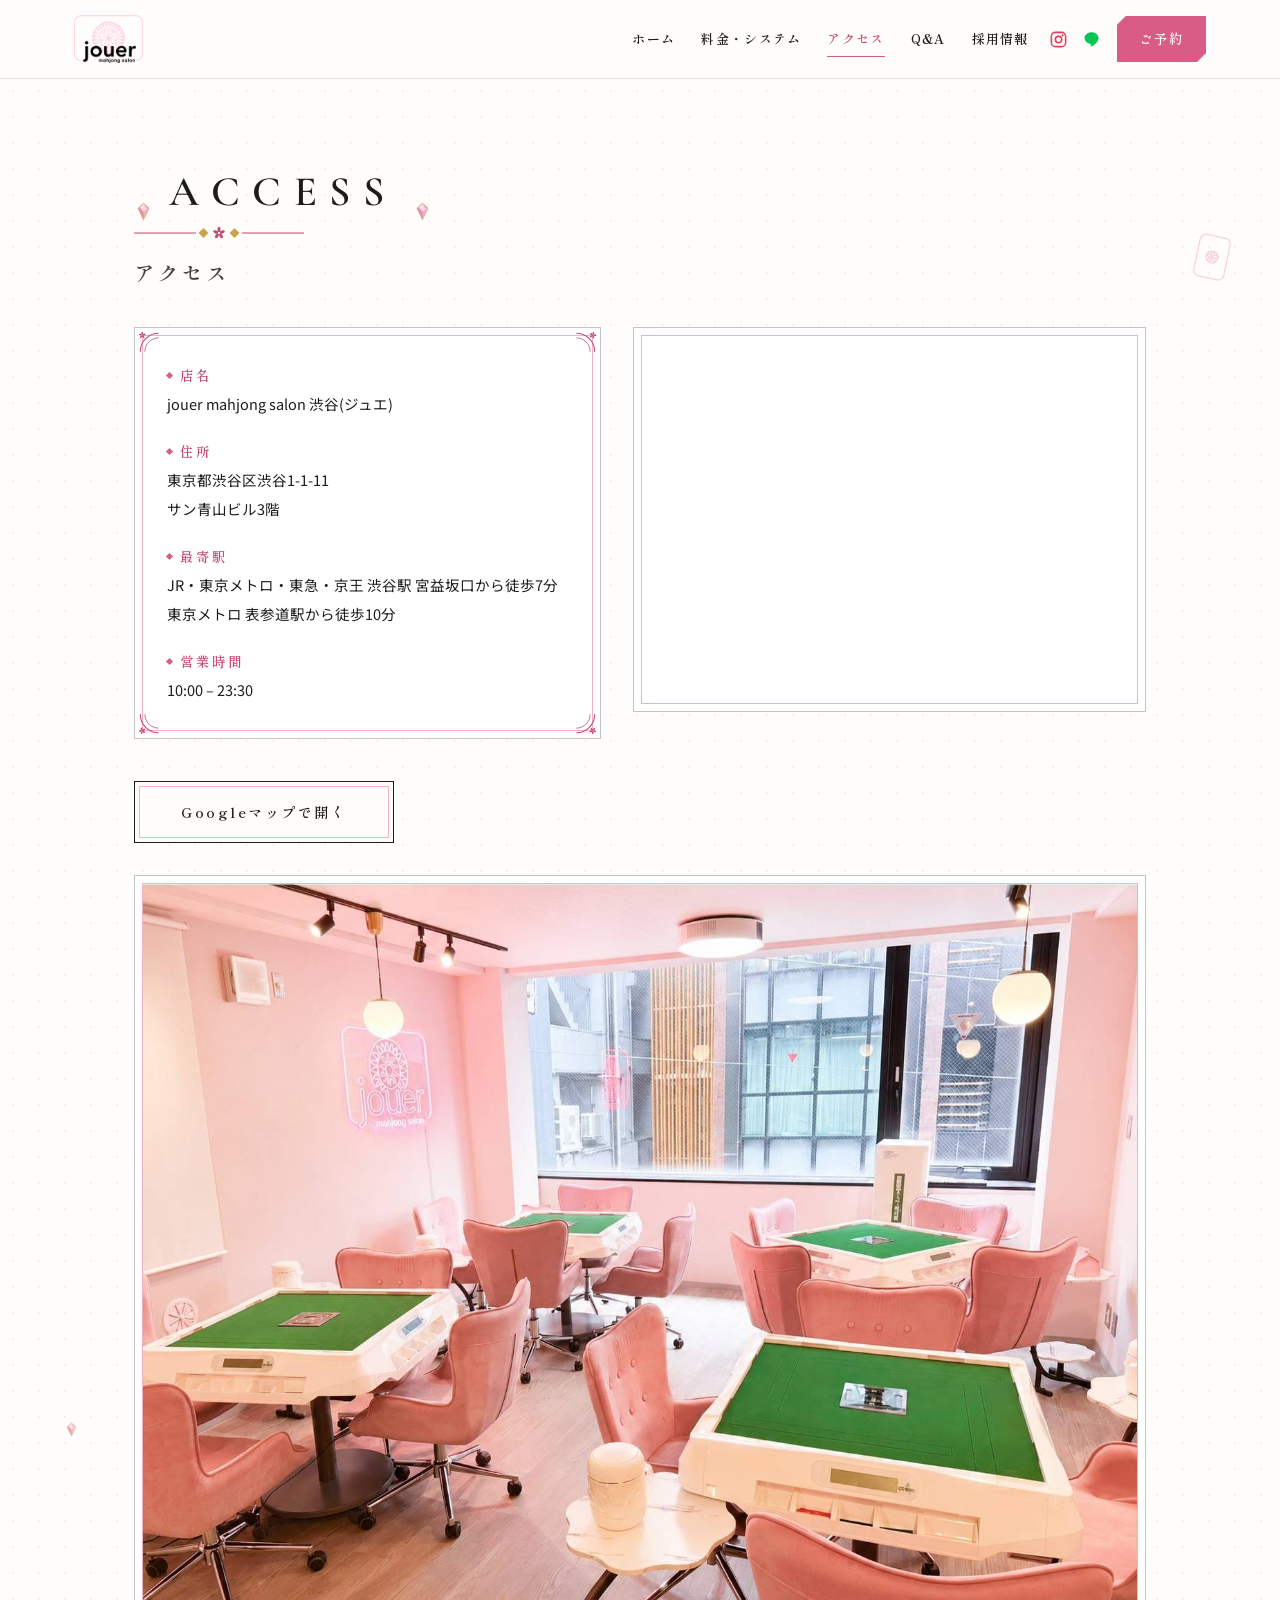
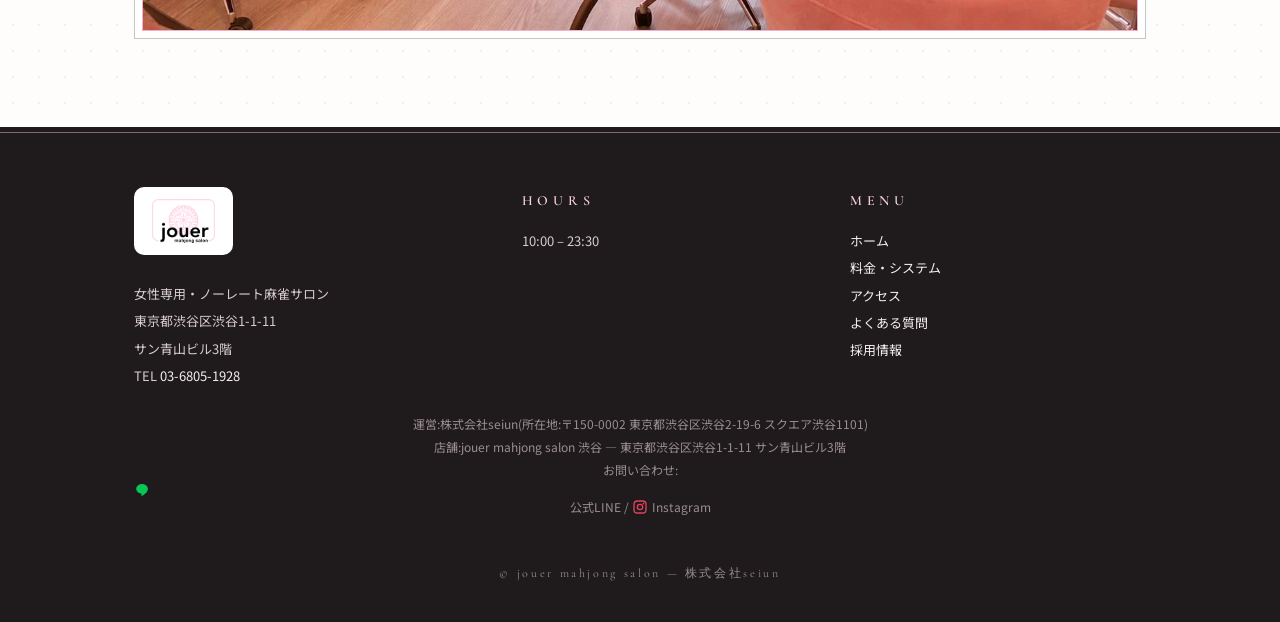
<file: access.html>
<!DOCTYPE html>
<html lang="ja">
<head>
<meta charset="UTF-8">
<meta name="viewport" content="width=device-width, initial-scale=1.0">
<link rel="canonical" href="https://jouer-mahjong.com/access.html">
<title>アクセス|jouer mahjong salon 渋谷</title>
<meta name="description" content="渋谷の女性専用・ノーレート麻雀サロン jouer(ジュエ)。1卓に1人のトレーナーがついて、ゼロから麻雀を楽しく学べます。賭け事なし・初心者歓迎。">
<link rel="icon" href="logo.png">
<link rel="apple-touch-icon" href="logo.png">
<meta property="og:type" content="website">
<meta property="og:title" content="アクセス|jouer mahjong salon 渋谷">
<meta property="og:description" content="渋谷の女性専用・ノーレート麻雀サロン jouer(ジュエ)。1卓に1人のトレーナーがついて、ゼロから麻雀を楽しく学べます。賭け事なし・初心者歓迎。">
<meta property="og:image" content="https://jouer-mahjong.com/og-image.jpg">
<meta name="twitter:card" content="summary_large_image">

<link rel="preconnect" href="https://fonts.googleapis.com">
<link rel="preconnect" href="https://fonts.gstatic.com" crossorigin>
<link href="https://fonts.googleapis.com/css2?family=Shippori+Mincho:wght@500;600;700&family=Cormorant+Garamond:wght@500;600&family=Noto+Sans+JP:wght@400;500;700&display=swap" rel="stylesheet">
<link rel="stylesheet" href="style.css">
</head>
<body>
<header class="site-head">
  <i class="prog" id="prog" aria-hidden="true"></i>
  <div class="head-in">
    <a class="brand" href="index.html" aria-label="jouer mahjong salon 渋谷 ホーム">
      <img class="logo-img" src="logo.png" alt="jouer mahjong salon">
    </a>
    <nav class="gnav" aria-label="メイン">
      <a href="index.html">ホーム</a><a href="price.html">料金・システム</a><a href="access.html" class="on">アクセス</a><a href="faq.html">Q&amp;A</a><a href="recruit.html">採用情報</a>
      <a class="sns" href="https://www.instagram.com/jouer.mahjong/" target="_blank" rel="noopener" aria-label="Instagram"><svg class="sns-ico ig" viewBox="0 0 24 24" fill="none" stroke="currentColor" stroke-width="2" aria-hidden="true"><rect x="3" y="3" width="18" height="18" rx="5"/><circle cx="12" cy="12" r="4"/><circle cx="17.2" cy="6.8" r="1.3" fill="currentColor" stroke="none"/></svg></a><a class="sns" href="https://lin.ee/qetP6h9" target="_blank" rel="noopener" aria-label="公式LINE"><svg class="sns-ico ln" viewBox="0 0 24 24" fill="currentColor" aria-hidden="true"><path d="M12 3.2C6.8 3.2 2.6 6.7 2.6 11c0 3.8 3.2 7 7.6 7.7.3.1.7.2.8.5.1.2.1.6.1.8l-.2 1.4c-.1.4-.3 1.6 1.4.9 1.7-.7 9.3-5.5 9.3-11.3 0-4.3-4.2-7.8-9.6-7.8z"/></svg></a><a class="cta" href="reserve.html">ご予約</a>
    </nav>
  </div>
</header>
<main>

<section class="rel">
  <span class="deco" style="top:10%;right:4%;width:34px;transform:rotate(12deg);opacity:.55" aria-hidden="true"><span class="deco-in" style="--fd:8s"><svg viewBox="0 0 40 54" fill="none" stroke="#F2AFC8" stroke-width="1.5" xmlns="http://www.w3.org/2000/svg" aria-hidden="true"><rect x="2" y="2" width="36" height="50" rx="7"/><circle cx="20" cy="27" r="7"/><ellipse cx="20" cy="23.4" rx="1.7" ry="2.9" transform="rotate(0 20 27)"/><ellipse cx="20" cy="23.4" rx="1.7" ry="2.9" transform="rotate(72 20 27)"/><ellipse cx="20" cy="23.4" rx="1.7" ry="2.9" transform="rotate(144 20 27)"/><ellipse cx="20" cy="23.4" rx="1.7" ry="2.9" transform="rotate(216 20 27)"/><ellipse cx="20" cy="23.4" rx="1.7" ry="2.9" transform="rotate(288 20 27)"/></svg></span></span>
  <span class="deco" style="bottom:16%;left:5%;width:15px;opacity:.7" aria-hidden="true"><span class="deco-in" style="--fd:7s"><svg viewBox="0 0 24 24" xmlns="http://www.w3.org/2000/svg" aria-hidden="true"><polygon points="12,1.5 19,8 12,22.5 5,8" fill="#F09EC2"/><polygon points="12,1.5 15.8,8 12,12.5 8.2,8" fill="#FBD3E4"/><polygon points="5,8 8.2,8 12,12.5 12,22.5" fill="#E27DA4"/><polygon points="19,8 15.8,8 12,12.5" fill="#F7BAD4"/><polygon points="12,1.5 8.2,8 5,8" fill="#F4AACB"/><polygon points="12,1.5 15.8,8 19,8" fill="#E890B4"/><polygon points="12,1.5 19,8 12,22.5 5,8" fill="none" stroke="#C9A24B" stroke-width="0.9" stroke-linejoin="round"/><circle cx="9.7" cy="6.2" r="1.1" fill="#fff" opacity=".95"/></svg></span></span>
  <div class="wrap">
    <div class="sec-head" data-reveal><p class="sec-en"><span class="fl"><svg viewBox="0 0 24 24" xmlns="http://www.w3.org/2000/svg" aria-hidden="true"><polygon points="12,1.5 19,8 12,22.5 5,8" fill="#F09EC2"/><polygon points="12,1.5 15.8,8 12,12.5 8.2,8" fill="#FBD3E4"/><polygon points="5,8 8.2,8 12,12.5 12,22.5" fill="#E27DA4"/><polygon points="19,8 15.8,8 12,12.5" fill="#F7BAD4"/><polygon points="12,1.5 8.2,8 5,8" fill="#F4AACB"/><polygon points="12,1.5 15.8,8 19,8" fill="#E890B4"/><polygon points="12,1.5 19,8 12,22.5 5,8" fill="none" stroke="#C9A24B" stroke-width="0.9" stroke-linejoin="round"/><circle cx="9.7" cy="6.2" r="1.1" fill="#fff" opacity=".95"/></svg></span>ACCESS<span class="fl"><svg viewBox="0 0 24 24" xmlns="http://www.w3.org/2000/svg" aria-hidden="true"><polygon points="12,1.5 19,8 12,22.5 5,8" fill="#F09EC2"/><polygon points="12,1.5 15.8,8 12,12.5 8.2,8" fill="#FBD3E4"/><polygon points="5,8 8.2,8 12,12.5 12,22.5" fill="#E27DA4"/><polygon points="19,8 15.8,8 12,12.5" fill="#F7BAD4"/><polygon points="12,1.5 8.2,8 5,8" fill="#F4AACB"/><polygon points="12,1.5 15.8,8 19,8" fill="#E890B4"/><polygon points="12,1.5 19,8 12,22.5 5,8" fill="none" stroke="#C9A24B" stroke-width="0.9" stroke-linejoin="round"/><circle cx="9.7" cy="6.2" r="1.1" fill="#fff" opacity=".95"/></svg></span></p><div class="sec-orn"><svg viewBox="0 0 170 12" fill="none" xmlns="http://www.w3.org/2000/svg" aria-hidden="true"><line x1="0" y1="6" x2="62" y2="6" stroke="#C24A73" stroke-width="1"/><rect x="66" y="2.5" width="7" height="7" transform="rotate(45 69.5 6)" fill="#C9A24B"/><ellipse cx="85" cy="2.6" rx="1.5" ry="2.7" transform="rotate(0 85 6)" fill="#C24A73"/><ellipse cx="85" cy="2.6" rx="1.5" ry="2.7" transform="rotate(72 85 6)" fill="#C24A73"/><ellipse cx="85" cy="2.6" rx="1.5" ry="2.7" transform="rotate(144 85 6)" fill="#C24A73"/><ellipse cx="85" cy="2.6" rx="1.5" ry="2.7" transform="rotate(216 85 6)" fill="#C24A73"/><ellipse cx="85" cy="2.6" rx="1.5" ry="2.7" transform="rotate(288 85 6)" fill="#C24A73"/><circle cx="85" cy="6" r="1.1" fill="#fff"/><rect x="97" y="2.5" width="7" height="7" transform="rotate(45 100.5 6)" fill="#C9A24B"/><line x1="108" y1="6" x2="170" y2="6" stroke="#C24A73" stroke-width="1"/></svg></div><h2>アクセス</h2></div>
    <div class="acc-grid" style="margin-top:8px">
      <div class="frp " data-reveal="deal"><i class="cnr cnr1" aria-hidden="true"><svg viewBox="0 0 34 34" fill="none" xmlns="http://www.w3.org/2000/svg" aria-hidden="true"><path d="M3 27 C3 13.7 13.7 3 27 3" stroke="#C24A73" stroke-width="1.4"/><path d="M9 27 C9 17 17 9 27 9" stroke="#C24A73" stroke-width="1"/><ellipse cx="5.5" cy="2.9" rx="1.1" ry="1.9" transform="rotate(0 5.5 5.5)" fill="#C24A73"/><ellipse cx="5.5" cy="2.9" rx="1.1" ry="1.9" transform="rotate(72 5.5 5.5)" fill="#C24A73"/><ellipse cx="5.5" cy="2.9" rx="1.1" ry="1.9" transform="rotate(144 5.5 5.5)" fill="#C24A73"/><ellipse cx="5.5" cy="2.9" rx="1.1" ry="1.9" transform="rotate(216 5.5 5.5)" fill="#C24A73"/><ellipse cx="5.5" cy="2.9" rx="1.1" ry="1.9" transform="rotate(288 5.5 5.5)" fill="#C24A73"/><circle cx="5.5" cy="5.5" r=".9" fill="#C24A73"/></svg></i><i class="cnr cnr2" aria-hidden="true"><svg viewBox="0 0 34 34" fill="none" xmlns="http://www.w3.org/2000/svg" aria-hidden="true"><path d="M3 27 C3 13.7 13.7 3 27 3" stroke="#C24A73" stroke-width="1.4"/><path d="M9 27 C9 17 17 9 27 9" stroke="#C24A73" stroke-width="1"/><ellipse cx="5.5" cy="2.9" rx="1.1" ry="1.9" transform="rotate(0 5.5 5.5)" fill="#C24A73"/><ellipse cx="5.5" cy="2.9" rx="1.1" ry="1.9" transform="rotate(72 5.5 5.5)" fill="#C24A73"/><ellipse cx="5.5" cy="2.9" rx="1.1" ry="1.9" transform="rotate(144 5.5 5.5)" fill="#C24A73"/><ellipse cx="5.5" cy="2.9" rx="1.1" ry="1.9" transform="rotate(216 5.5 5.5)" fill="#C24A73"/><ellipse cx="5.5" cy="2.9" rx="1.1" ry="1.9" transform="rotate(288 5.5 5.5)" fill="#C24A73"/><circle cx="5.5" cy="5.5" r=".9" fill="#C24A73"/></svg></i><i class="cnr cnr3" aria-hidden="true"><svg viewBox="0 0 34 34" fill="none" xmlns="http://www.w3.org/2000/svg" aria-hidden="true"><path d="M3 27 C3 13.7 13.7 3 27 3" stroke="#C24A73" stroke-width="1.4"/><path d="M9 27 C9 17 17 9 27 9" stroke="#C24A73" stroke-width="1"/><ellipse cx="5.5" cy="2.9" rx="1.1" ry="1.9" transform="rotate(0 5.5 5.5)" fill="#C24A73"/><ellipse cx="5.5" cy="2.9" rx="1.1" ry="1.9" transform="rotate(72 5.5 5.5)" fill="#C24A73"/><ellipse cx="5.5" cy="2.9" rx="1.1" ry="1.9" transform="rotate(144 5.5 5.5)" fill="#C24A73"/><ellipse cx="5.5" cy="2.9" rx="1.1" ry="1.9" transform="rotate(216 5.5 5.5)" fill="#C24A73"/><ellipse cx="5.5" cy="2.9" rx="1.1" ry="1.9" transform="rotate(288 5.5 5.5)" fill="#C24A73"/><circle cx="5.5" cy="5.5" r=".9" fill="#C24A73"/></svg></i><i class="cnr cnr4" aria-hidden="true"><svg viewBox="0 0 34 34" fill="none" xmlns="http://www.w3.org/2000/svg" aria-hidden="true"><path d="M3 27 C3 13.7 13.7 3 27 3" stroke="#C24A73" stroke-width="1.4"/><path d="M9 27 C9 17 17 9 27 9" stroke="#C24A73" stroke-width="1"/><ellipse cx="5.5" cy="2.9" rx="1.1" ry="1.9" transform="rotate(0 5.5 5.5)" fill="#C24A73"/><ellipse cx="5.5" cy="2.9" rx="1.1" ry="1.9" transform="rotate(72 5.5 5.5)" fill="#C24A73"/><ellipse cx="5.5" cy="2.9" rx="1.1" ry="1.9" transform="rotate(144 5.5 5.5)" fill="#C24A73"/><ellipse cx="5.5" cy="2.9" rx="1.1" ry="1.9" transform="rotate(216 5.5 5.5)" fill="#C24A73"/><ellipse cx="5.5" cy="2.9" rx="1.1" ry="1.9" transform="rotate(288 5.5 5.5)" fill="#C24A73"/><circle cx="5.5" cy="5.5" r=".9" fill="#C24A73"/></svg></i><dl class="def">
        <dt>店名</dt>
        <dd>jouer mahjong salon 渋谷(ジュエ)</dd>
        <dt>住所</dt>
        <dd>東京都渋谷区渋谷1-1-11<br>サン青山ビル3階</dd>
        <dt>最寄駅</dt>
        <dd>JR・東京メトロ・東急・京王 渋谷駅 宮益坂口から徒歩7分<br>東京メトロ 表参道駅から徒歩10分</dd>
        <dt>営業時間</dt>
        <dd>10:00 – 23:30</dd>
      </dl></div>
      <div class="map-frame" data-reveal>
        <iframe src="https://maps.google.com/maps?q=jouer%20mahjong%20salon%20%E6%B8%8B%E8%B0%B7%E5%8C%BA%E6%B8%8B%E8%B0%B71-1-11&z=17&output=embed" loading="lazy" title="jouer mahjong salon 渋谷の地図" referrerpolicy="no-referrer-when-downgrade"></iframe>
      </div>
      <!-- ▼▼ 編集OK:Googleマップ共有リンク 差し替え済み ▼▼ -->
      <p style="margin-top:10px"><a class="btn" href="https://share.google/EX7jSMPCL6X9i9RC0" target="_blank" rel="noopener">Googleマップで開く</a></p>
      <!-- ▲▲ 編集OK ▲▲ -->
    </div>
    <div class="photo-frame" data-reveal style="margin-top:32px"><img src="interior.jpg" alt="jouerの店内。ピンクを基調とした空間にネオンサインと全自動麻雀卓が並ぶ" loading="lazy"></div>
  </div>
</section>
</main>
<footer>
  <div class="wrap">
    <div class="foot-grid">
      <div>
        <span class="foot-logo"><img src="logo.png" alt="jouer mahjong salon"></span>
        <!-- ▼▼ 編集OK:住所 ▼▼ -->
        <p style="margin-top:16px">女性専用・ノーレート麻雀サロン<br>東京都渋谷区渋谷1-1-11<br>サン青山ビル3階<br>TEL <a href="tel:0368051928">03-6805-1928</a></p>
        <!-- ▲▲ 編集OK:住所 ▲▲ -->
      </div>
      <div>
        <h4>HOURS</h4>
        <!-- ▼▼ 編集OK:営業時間 ▼▼ -->
        <p>10:00 – 23:30</p>
        <!-- ▲▲ 編集OK:営業時間 ▲▲ -->
      </div>
      <div>
        <h4>MENU</h4>
        <ul>
          <li><a href="index.html">ホーム</a></li>
          <li><a href="price.html">料金・システム</a></li>
          <li><a href="access.html">アクセス</a></li>
          <li><a href="faq.html">よくある質問</a></li>
          <li><a href="recruit.html">採用情報</a></li>
        </ul>
      </div>
    </div>
    <!-- ▼▼ 編集OK:運営者情報 ▼▼ -->
    <p style="text-align:center;font-size:12px;color:#9a8d93;margin-top:24px;line-height:1.9">運営:株式会社seiun(所在地:〒150-0002 東京都渋谷区渋谷2-19-6 スクエア渋谷1101)<br>店舗:jouer mahjong salon 渋谷 — 東京都渋谷区渋谷1-1-11 サン青山ビル3階<br>お問い合わせ:<a href="https://lin.ee/qetP6h9" target="_blank" rel="noopener" style="color:#9a8d93"><svg class="sns-ico ln" viewBox="0 0 24 24" fill="currentColor" aria-hidden="true"><path d="M12 3.2C6.8 3.2 2.6 6.7 2.6 11c0 3.8 3.2 7 7.6 7.7.3.1.7.2.8.5.1.2.1.6.1.8l-.2 1.4c-.1.4-.3 1.6 1.4.9 1.7-.7 9.3-5.5 9.3-11.3 0-4.3-4.2-7.8-9.6-7.8z"/></svg>公式LINE</a> / <a href="https://www.instagram.com/jouer.mahjong/" target="_blank" rel="noopener" style="color:#9a8d93"><svg class="sns-ico ig" viewBox="0 0 24 24" fill="none" stroke="currentColor" stroke-width="2" aria-hidden="true"><rect x="3" y="3" width="18" height="18" rx="5"/><circle cx="12" cy="12" r="4"/><circle cx="17.2" cy="6.8" r="1.3" fill="currentColor" stroke="none"/></svg>Instagram</a></p>
    <!-- ▲▲ 編集OK:運営者情報 ▲▲ -->
    <p class="copy">© jouer mahjong salon — 株式会社seiun</p>
  </div>
  <script src="app.js"></script>
</footer>
</body>
</html>
</file>
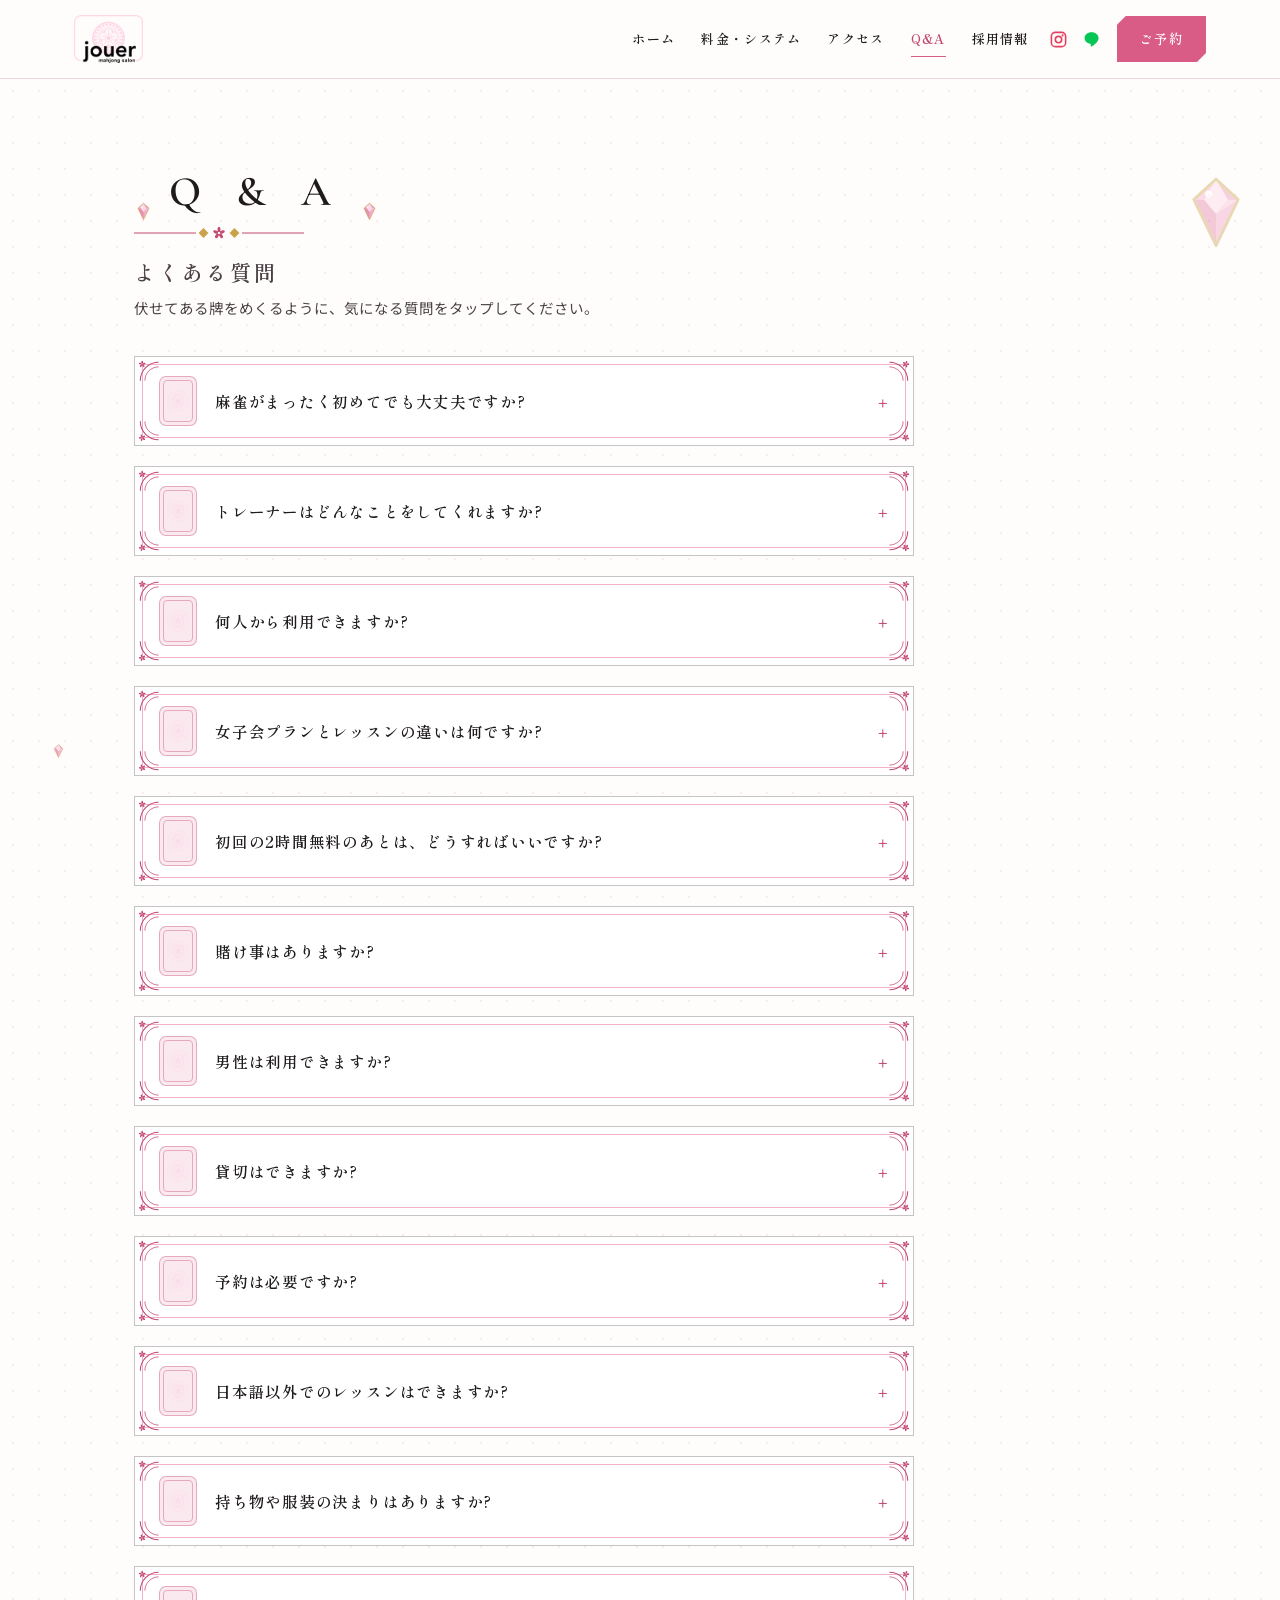
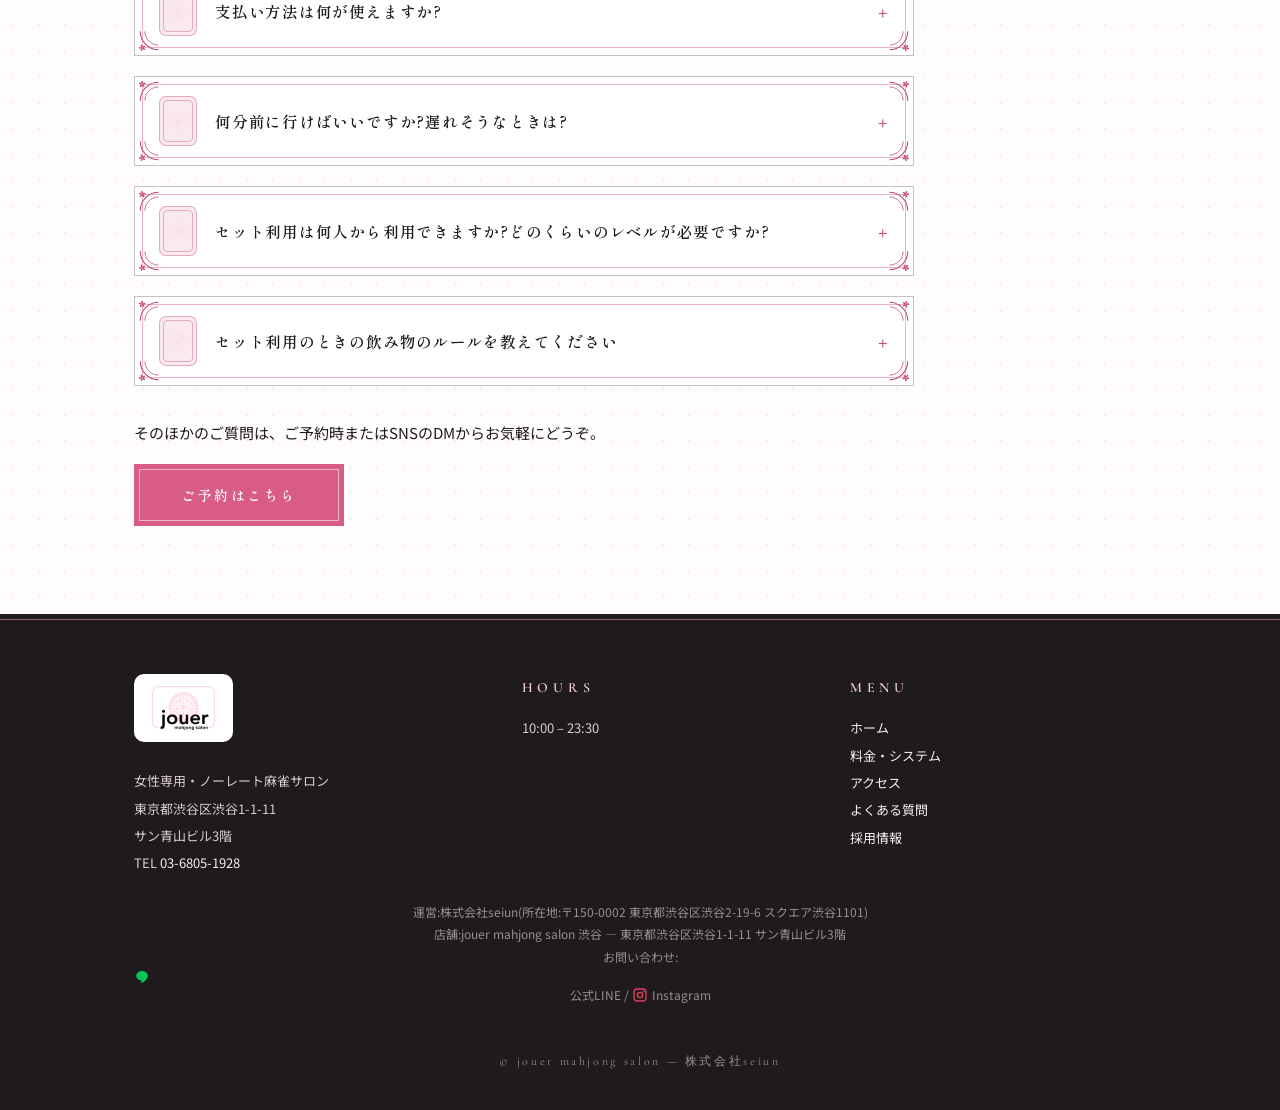
<file: faq.html>
<!DOCTYPE html>
<html lang="ja">
<head>
<meta charset="UTF-8">
<meta name="viewport" content="width=device-width, initial-scale=1.0">
<link rel="canonical" href="https://jouer-mahjong.com/faq.html">
<title>よくある質問|jouer mahjong salon 渋谷</title>
<meta name="description" content="渋谷の女性専用・ノーレート麻雀サロン jouer(ジュエ)。1卓に1人のトレーナーがついて、ゼロから麻雀を楽しく学べます。賭け事なし・初心者歓迎。">
<link rel="icon" href="logo.png">
<link rel="apple-touch-icon" href="logo.png">
<meta property="og:type" content="website">
<meta property="og:title" content="よくある質問|jouer mahjong salon 渋谷">
<meta property="og:description" content="渋谷の女性専用・ノーレート麻雀サロン jouer(ジュエ)。1卓に1人のトレーナーがついて、ゼロから麻雀を楽しく学べます。賭け事なし・初心者歓迎。">
<meta property="og:image" content="https://jouer-mahjong.com/og-image.jpg">
<meta name="twitter:card" content="summary_large_image">

<link rel="preconnect" href="https://fonts.googleapis.com">
<link rel="preconnect" href="https://fonts.gstatic.com" crossorigin>
<link href="https://fonts.googleapis.com/css2?family=Shippori+Mincho:wght@500;600;700&family=Cormorant+Garamond:wght@500;600&family=Noto+Sans+JP:wght@400;500;700&display=swap" rel="stylesheet">
<link rel="stylesheet" href="style.css">
</head>
<body>
<header class="site-head">
  <i class="prog" id="prog" aria-hidden="true"></i>
  <div class="head-in">
    <a class="brand" href="index.html" aria-label="jouer mahjong salon 渋谷 ホーム">
      <img class="logo-img" src="logo.png" alt="jouer mahjong salon">
    </a>
    <nav class="gnav" aria-label="メイン">
      <a href="index.html">ホーム</a><a href="price.html">料金・システム</a><a href="access.html">アクセス</a><a href="faq.html" class="on">Q&amp;A</a><a href="recruit.html">採用情報</a>
      <a class="sns" href="https://www.instagram.com/jouer.mahjong/" target="_blank" rel="noopener" aria-label="Instagram"><svg class="sns-ico ig" viewBox="0 0 24 24" fill="none" stroke="currentColor" stroke-width="2" aria-hidden="true"><rect x="3" y="3" width="18" height="18" rx="5"/><circle cx="12" cy="12" r="4"/><circle cx="17.2" cy="6.8" r="1.3" fill="currentColor" stroke="none"/></svg></a><a class="sns" href="https://lin.ee/qetP6h9" target="_blank" rel="noopener" aria-label="公式LINE"><svg class="sns-ico ln" viewBox="0 0 24 24" fill="currentColor" aria-hidden="true"><path d="M12 3.2C6.8 3.2 2.6 6.7 2.6 11c0 3.8 3.2 7 7.6 7.7.3.1.7.2.8.5.1.2.1.6.1.8l-.2 1.4c-.1.4-.3 1.6 1.4.9 1.7-.7 9.3-5.5 9.3-11.3 0-4.3-4.2-7.8-9.6-7.8z"/></svg></a><a class="cta" href="reserve.html">ご予約</a>
    </nav>
  </div>
</header>
<main>

<section class="faq rel">
  <span class="deco" style="top:5%;right:2%;width:76px;opacity:.4" aria-hidden="true"><span class="deco-in" style="--fd:11s"><svg viewBox="0 0 24 24" xmlns="http://www.w3.org/2000/svg" aria-hidden="true"><polygon points="12,1.5 19,8 12,22.5 5,8" fill="#F09EC2"/><polygon points="12,1.5 15.8,8 12,12.5 8.2,8" fill="#FBD3E4"/><polygon points="5,8 8.2,8 12,12.5 12,22.5" fill="#E27DA4"/><polygon points="19,8 15.8,8 12,12.5" fill="#F7BAD4"/><polygon points="12,1.5 8.2,8 5,8" fill="#F4AACB"/><polygon points="12,1.5 15.8,8 19,8" fill="#E890B4"/><polygon points="12,1.5 19,8 12,22.5 5,8" fill="none" stroke="#C9A24B" stroke-width="0.9" stroke-linejoin="round"/><circle cx="9.7" cy="6.2" r="1.1" fill="#fff" opacity=".95"/></svg></span></span>
  <span class="deco" style="top:30%;left:4%;width:15px;opacity:.7" aria-hidden="true"><span class="deco-in" style="--fd:7s"><svg viewBox="0 0 24 24" xmlns="http://www.w3.org/2000/svg" aria-hidden="true"><polygon points="12,1.5 19,8 12,22.5 5,8" fill="#F09EC2"/><polygon points="12,1.5 15.8,8 12,12.5 8.2,8" fill="#FBD3E4"/><polygon points="5,8 8.2,8 12,12.5 12,22.5" fill="#E27DA4"/><polygon points="19,8 15.8,8 12,12.5" fill="#F7BAD4"/><polygon points="12,1.5 8.2,8 5,8" fill="#F4AACB"/><polygon points="12,1.5 15.8,8 19,8" fill="#E890B4"/><polygon points="12,1.5 19,8 12,22.5 5,8" fill="none" stroke="#C9A24B" stroke-width="0.9" stroke-linejoin="round"/><circle cx="9.7" cy="6.2" r="1.1" fill="#fff" opacity=".95"/></svg></span></span>
  <div class="wrap">
    <div class="sec-head" data-reveal><p class="sec-en"><span class="fl"><svg viewBox="0 0 24 24" xmlns="http://www.w3.org/2000/svg" aria-hidden="true"><polygon points="12,1.5 19,8 12,22.5 5,8" fill="#F09EC2"/><polygon points="12,1.5 15.8,8 12,12.5 8.2,8" fill="#FBD3E4"/><polygon points="5,8 8.2,8 12,12.5 12,22.5" fill="#E27DA4"/><polygon points="19,8 15.8,8 12,12.5" fill="#F7BAD4"/><polygon points="12,1.5 8.2,8 5,8" fill="#F4AACB"/><polygon points="12,1.5 15.8,8 19,8" fill="#E890B4"/><polygon points="12,1.5 19,8 12,22.5 5,8" fill="none" stroke="#C9A24B" stroke-width="0.9" stroke-linejoin="round"/><circle cx="9.7" cy="6.2" r="1.1" fill="#fff" opacity=".95"/></svg></span>Q & A<span class="fl"><svg viewBox="0 0 24 24" xmlns="http://www.w3.org/2000/svg" aria-hidden="true"><polygon points="12,1.5 19,8 12,22.5 5,8" fill="#F09EC2"/><polygon points="12,1.5 15.8,8 12,12.5 8.2,8" fill="#FBD3E4"/><polygon points="5,8 8.2,8 12,12.5 12,22.5" fill="#E27DA4"/><polygon points="19,8 15.8,8 12,12.5" fill="#F7BAD4"/><polygon points="12,1.5 8.2,8 5,8" fill="#F4AACB"/><polygon points="12,1.5 15.8,8 19,8" fill="#E890B4"/><polygon points="12,1.5 19,8 12,22.5 5,8" fill="none" stroke="#C9A24B" stroke-width="0.9" stroke-linejoin="round"/><circle cx="9.7" cy="6.2" r="1.1" fill="#fff" opacity=".95"/></svg></span></p><div class="sec-orn"><svg viewBox="0 0 170 12" fill="none" xmlns="http://www.w3.org/2000/svg" aria-hidden="true"><line x1="0" y1="6" x2="62" y2="6" stroke="#C24A73" stroke-width="1"/><rect x="66" y="2.5" width="7" height="7" transform="rotate(45 69.5 6)" fill="#C9A24B"/><ellipse cx="85" cy="2.6" rx="1.5" ry="2.7" transform="rotate(0 85 6)" fill="#C24A73"/><ellipse cx="85" cy="2.6" rx="1.5" ry="2.7" transform="rotate(72 85 6)" fill="#C24A73"/><ellipse cx="85" cy="2.6" rx="1.5" ry="2.7" transform="rotate(144 85 6)" fill="#C24A73"/><ellipse cx="85" cy="2.6" rx="1.5" ry="2.7" transform="rotate(216 85 6)" fill="#C24A73"/><ellipse cx="85" cy="2.6" rx="1.5" ry="2.7" transform="rotate(288 85 6)" fill="#C24A73"/><circle cx="85" cy="6" r="1.1" fill="#fff"/><rect x="97" y="2.5" width="7" height="7" transform="rotate(45 100.5 6)" fill="#C9A24B"/><line x1="108" y1="6" x2="170" y2="6" stroke="#C24A73" stroke-width="1"/></svg></div><h2>よくある質問</h2><p class="lead">伏せてある牌をめくるように、気になる質問をタップしてください。</p></div>
    <div style="max-width:780px"><div class="frp qa" data-reveal style="transition-delay:0s"><i class="cnr cnr1" aria-hidden="true"><svg viewBox="0 0 34 34" fill="none" xmlns="http://www.w3.org/2000/svg" aria-hidden="true"><path d="M3 27 C3 13.7 13.7 3 27 3" stroke="#C24A73" stroke-width="1.4"/><path d="M9 27 C9 17 17 9 27 9" stroke="#C24A73" stroke-width="1"/><ellipse cx="5.5" cy="2.9" rx="1.1" ry="1.9" transform="rotate(0 5.5 5.5)" fill="#C24A73"/><ellipse cx="5.5" cy="2.9" rx="1.1" ry="1.9" transform="rotate(72 5.5 5.5)" fill="#C24A73"/><ellipse cx="5.5" cy="2.9" rx="1.1" ry="1.9" transform="rotate(144 5.5 5.5)" fill="#C24A73"/><ellipse cx="5.5" cy="2.9" rx="1.1" ry="1.9" transform="rotate(216 5.5 5.5)" fill="#C24A73"/><ellipse cx="5.5" cy="2.9" rx="1.1" ry="1.9" transform="rotate(288 5.5 5.5)" fill="#C24A73"/><circle cx="5.5" cy="5.5" r=".9" fill="#C24A73"/></svg></i><i class="cnr cnr2" aria-hidden="true"><svg viewBox="0 0 34 34" fill="none" xmlns="http://www.w3.org/2000/svg" aria-hidden="true"><path d="M3 27 C3 13.7 13.7 3 27 3" stroke="#C24A73" stroke-width="1.4"/><path d="M9 27 C9 17 17 9 27 9" stroke="#C24A73" stroke-width="1"/><ellipse cx="5.5" cy="2.9" rx="1.1" ry="1.9" transform="rotate(0 5.5 5.5)" fill="#C24A73"/><ellipse cx="5.5" cy="2.9" rx="1.1" ry="1.9" transform="rotate(72 5.5 5.5)" fill="#C24A73"/><ellipse cx="5.5" cy="2.9" rx="1.1" ry="1.9" transform="rotate(144 5.5 5.5)" fill="#C24A73"/><ellipse cx="5.5" cy="2.9" rx="1.1" ry="1.9" transform="rotate(216 5.5 5.5)" fill="#C24A73"/><ellipse cx="5.5" cy="2.9" rx="1.1" ry="1.9" transform="rotate(288 5.5 5.5)" fill="#C24A73"/><circle cx="5.5" cy="5.5" r=".9" fill="#C24A73"/></svg></i><i class="cnr cnr3" aria-hidden="true"><svg viewBox="0 0 34 34" fill="none" xmlns="http://www.w3.org/2000/svg" aria-hidden="true"><path d="M3 27 C3 13.7 13.7 3 27 3" stroke="#C24A73" stroke-width="1.4"/><path d="M9 27 C9 17 17 9 27 9" stroke="#C24A73" stroke-width="1"/><ellipse cx="5.5" cy="2.9" rx="1.1" ry="1.9" transform="rotate(0 5.5 5.5)" fill="#C24A73"/><ellipse cx="5.5" cy="2.9" rx="1.1" ry="1.9" transform="rotate(72 5.5 5.5)" fill="#C24A73"/><ellipse cx="5.5" cy="2.9" rx="1.1" ry="1.9" transform="rotate(144 5.5 5.5)" fill="#C24A73"/><ellipse cx="5.5" cy="2.9" rx="1.1" ry="1.9" transform="rotate(216 5.5 5.5)" fill="#C24A73"/><ellipse cx="5.5" cy="2.9" rx="1.1" ry="1.9" transform="rotate(288 5.5 5.5)" fill="#C24A73"/><circle cx="5.5" cy="5.5" r=".9" fill="#C24A73"/></svg></i><i class="cnr cnr4" aria-hidden="true"><svg viewBox="0 0 34 34" fill="none" xmlns="http://www.w3.org/2000/svg" aria-hidden="true"><path d="M3 27 C3 13.7 13.7 3 27 3" stroke="#C24A73" stroke-width="1.4"/><path d="M9 27 C9 17 17 9 27 9" stroke="#C24A73" stroke-width="1"/><ellipse cx="5.5" cy="2.9" rx="1.1" ry="1.9" transform="rotate(0 5.5 5.5)" fill="#C24A73"/><ellipse cx="5.5" cy="2.9" rx="1.1" ry="1.9" transform="rotate(72 5.5 5.5)" fill="#C24A73"/><ellipse cx="5.5" cy="2.9" rx="1.1" ry="1.9" transform="rotate(144 5.5 5.5)" fill="#C24A73"/><ellipse cx="5.5" cy="2.9" rx="1.1" ry="1.9" transform="rotate(216 5.5 5.5)" fill="#C24A73"/><ellipse cx="5.5" cy="2.9" rx="1.1" ry="1.9" transform="rotate(288 5.5 5.5)" fill="#C24A73"/><circle cx="5.5" cy="5.5" r=".9" fill="#C24A73"/></svg></i><button class="q" aria-expanded="false">
     <span class="mini-pai" aria-hidden="true">
       <span class="fc fr"><svg viewBox="0 0 100 100" fill="#FBDDE9" xmlns="http://www.w3.org/2000/svg" aria-hidden="true"><circle cx="50" cy="50" r="49" fill="none" stroke="#FBDDE9" stroke-width="2.6"/><circle cx="50" cy="50" r="42" fill="none" stroke="#FBDDE9" stroke-width="1.6"/><path d="M50 13 C46.5 21 46.5 26 50 30 C53.5 26 53.5 21 50 13 Z" transform="rotate(0 50 50)"/><path d="M50 13 C46.5 21 46.5 26 50 30 C53.5 26 53.5 21 50 13 Z" transform="rotate(18 50 50)"/><path d="M50 13 C46.5 21 46.5 26 50 30 C53.5 26 53.5 21 50 13 Z" transform="rotate(36 50 50)"/><path d="M50 13 C46.5 21 46.5 26 50 30 C53.5 26 53.5 21 50 13 Z" transform="rotate(54 50 50)"/><path d="M50 13 C46.5 21 46.5 26 50 30 C53.5 26 53.5 21 50 13 Z" transform="rotate(72 50 50)"/><path d="M50 13 C46.5 21 46.5 26 50 30 C53.5 26 53.5 21 50 13 Z" transform="rotate(90 50 50)"/><path d="M50 13 C46.5 21 46.5 26 50 30 C53.5 26 53.5 21 50 13 Z" transform="rotate(108 50 50)"/><path d="M50 13 C46.5 21 46.5 26 50 30 C53.5 26 53.5 21 50 13 Z" transform="rotate(126 50 50)"/><path d="M50 13 C46.5 21 46.5 26 50 30 C53.5 26 53.5 21 50 13 Z" transform="rotate(144 50 50)"/><path d="M50 13 C46.5 21 46.5 26 50 30 C53.5 26 53.5 21 50 13 Z" transform="rotate(162 50 50)"/><path d="M50 13 C46.5 21 46.5 26 50 30 C53.5 26 53.5 21 50 13 Z" transform="rotate(180 50 50)"/><path d="M50 13 C46.5 21 46.5 26 50 30 C53.5 26 53.5 21 50 13 Z" transform="rotate(198 50 50)"/><path d="M50 13 C46.5 21 46.5 26 50 30 C53.5 26 53.5 21 50 13 Z" transform="rotate(216 50 50)"/><path d="M50 13 C46.5 21 46.5 26 50 30 C53.5 26 53.5 21 50 13 Z" transform="rotate(234 50 50)"/><path d="M50 13 C46.5 21 46.5 26 50 30 C53.5 26 53.5 21 50 13 Z" transform="rotate(252 50 50)"/><path d="M50 13 C46.5 21 46.5 26 50 30 C53.5 26 53.5 21 50 13 Z" transform="rotate(270 50 50)"/><path d="M50 13 C46.5 21 46.5 26 50 30 C53.5 26 53.5 21 50 13 Z" transform="rotate(288 50 50)"/><path d="M50 13 C46.5 21 46.5 26 50 30 C53.5 26 53.5 21 50 13 Z" transform="rotate(306 50 50)"/><path d="M50 13 C46.5 21 46.5 26 50 30 C53.5 26 53.5 21 50 13 Z" transform="rotate(324 50 50)"/><path d="M50 13 C46.5 21 46.5 26 50 30 C53.5 26 53.5 21 50 13 Z" transform="rotate(342 50 50)"/><circle cx="50" cy="50" r="24" fill="none" stroke="#FBDDE9" stroke-width="1.6"/><ellipse cx="50" cy="39.5" rx="4.6" ry="7.5" transform="rotate(0 50 50)"/><ellipse cx="50" cy="39.5" rx="4.6" ry="7.5" transform="rotate(72 50 50)"/><ellipse cx="50" cy="39.5" rx="4.6" ry="7.5" transform="rotate(144 50 50)"/><ellipse cx="50" cy="39.5" rx="4.6" ry="7.5" transform="rotate(216 50 50)"/><ellipse cx="50" cy="39.5" rx="4.6" ry="7.5" transform="rotate(288 50 50)"/><circle cx="50" cy="50" r="6.5"/></svg></span>
       <span class="fc bk">答</span>
     </span>
     <span class="qt">麻雀がまったく初めてでも大丈夫ですか?</span><span class="tg">+</span>
   </button>
   <div class="a-wrap"><div><p class="a">大歓迎です。トレーナーが牌の名前・ルールの基本から丁寧にお教えします。初回から実際に牌を握って、ゲームの楽しさを体験できます。</p></div></div></div><div class="frp qa" data-reveal style="transition-delay:0.06s"><i class="cnr cnr1" aria-hidden="true"><svg viewBox="0 0 34 34" fill="none" xmlns="http://www.w3.org/2000/svg" aria-hidden="true"><path d="M3 27 C3 13.7 13.7 3 27 3" stroke="#C24A73" stroke-width="1.4"/><path d="M9 27 C9 17 17 9 27 9" stroke="#C24A73" stroke-width="1"/><ellipse cx="5.5" cy="2.9" rx="1.1" ry="1.9" transform="rotate(0 5.5 5.5)" fill="#C24A73"/><ellipse cx="5.5" cy="2.9" rx="1.1" ry="1.9" transform="rotate(72 5.5 5.5)" fill="#C24A73"/><ellipse cx="5.5" cy="2.9" rx="1.1" ry="1.9" transform="rotate(144 5.5 5.5)" fill="#C24A73"/><ellipse cx="5.5" cy="2.9" rx="1.1" ry="1.9" transform="rotate(216 5.5 5.5)" fill="#C24A73"/><ellipse cx="5.5" cy="2.9" rx="1.1" ry="1.9" transform="rotate(288 5.5 5.5)" fill="#C24A73"/><circle cx="5.5" cy="5.5" r=".9" fill="#C24A73"/></svg></i><i class="cnr cnr2" aria-hidden="true"><svg viewBox="0 0 34 34" fill="none" xmlns="http://www.w3.org/2000/svg" aria-hidden="true"><path d="M3 27 C3 13.7 13.7 3 27 3" stroke="#C24A73" stroke-width="1.4"/><path d="M9 27 C9 17 17 9 27 9" stroke="#C24A73" stroke-width="1"/><ellipse cx="5.5" cy="2.9" rx="1.1" ry="1.9" transform="rotate(0 5.5 5.5)" fill="#C24A73"/><ellipse cx="5.5" cy="2.9" rx="1.1" ry="1.9" transform="rotate(72 5.5 5.5)" fill="#C24A73"/><ellipse cx="5.5" cy="2.9" rx="1.1" ry="1.9" transform="rotate(144 5.5 5.5)" fill="#C24A73"/><ellipse cx="5.5" cy="2.9" rx="1.1" ry="1.9" transform="rotate(216 5.5 5.5)" fill="#C24A73"/><ellipse cx="5.5" cy="2.9" rx="1.1" ry="1.9" transform="rotate(288 5.5 5.5)" fill="#C24A73"/><circle cx="5.5" cy="5.5" r=".9" fill="#C24A73"/></svg></i><i class="cnr cnr3" aria-hidden="true"><svg viewBox="0 0 34 34" fill="none" xmlns="http://www.w3.org/2000/svg" aria-hidden="true"><path d="M3 27 C3 13.7 13.7 3 27 3" stroke="#C24A73" stroke-width="1.4"/><path d="M9 27 C9 17 17 9 27 9" stroke="#C24A73" stroke-width="1"/><ellipse cx="5.5" cy="2.9" rx="1.1" ry="1.9" transform="rotate(0 5.5 5.5)" fill="#C24A73"/><ellipse cx="5.5" cy="2.9" rx="1.1" ry="1.9" transform="rotate(72 5.5 5.5)" fill="#C24A73"/><ellipse cx="5.5" cy="2.9" rx="1.1" ry="1.9" transform="rotate(144 5.5 5.5)" fill="#C24A73"/><ellipse cx="5.5" cy="2.9" rx="1.1" ry="1.9" transform="rotate(216 5.5 5.5)" fill="#C24A73"/><ellipse cx="5.5" cy="2.9" rx="1.1" ry="1.9" transform="rotate(288 5.5 5.5)" fill="#C24A73"/><circle cx="5.5" cy="5.5" r=".9" fill="#C24A73"/></svg></i><i class="cnr cnr4" aria-hidden="true"><svg viewBox="0 0 34 34" fill="none" xmlns="http://www.w3.org/2000/svg" aria-hidden="true"><path d="M3 27 C3 13.7 13.7 3 27 3" stroke="#C24A73" stroke-width="1.4"/><path d="M9 27 C9 17 17 9 27 9" stroke="#C24A73" stroke-width="1"/><ellipse cx="5.5" cy="2.9" rx="1.1" ry="1.9" transform="rotate(0 5.5 5.5)" fill="#C24A73"/><ellipse cx="5.5" cy="2.9" rx="1.1" ry="1.9" transform="rotate(72 5.5 5.5)" fill="#C24A73"/><ellipse cx="5.5" cy="2.9" rx="1.1" ry="1.9" transform="rotate(144 5.5 5.5)" fill="#C24A73"/><ellipse cx="5.5" cy="2.9" rx="1.1" ry="1.9" transform="rotate(216 5.5 5.5)" fill="#C24A73"/><ellipse cx="5.5" cy="2.9" rx="1.1" ry="1.9" transform="rotate(288 5.5 5.5)" fill="#C24A73"/><circle cx="5.5" cy="5.5" r=".9" fill="#C24A73"/></svg></i><button class="q" aria-expanded="false">
     <span class="mini-pai" aria-hidden="true">
       <span class="fc fr"><svg viewBox="0 0 100 100" fill="#FBDDE9" xmlns="http://www.w3.org/2000/svg" aria-hidden="true"><circle cx="50" cy="50" r="49" fill="none" stroke="#FBDDE9" stroke-width="2.6"/><circle cx="50" cy="50" r="42" fill="none" stroke="#FBDDE9" stroke-width="1.6"/><path d="M50 13 C46.5 21 46.5 26 50 30 C53.5 26 53.5 21 50 13 Z" transform="rotate(0 50 50)"/><path d="M50 13 C46.5 21 46.5 26 50 30 C53.5 26 53.5 21 50 13 Z" transform="rotate(18 50 50)"/><path d="M50 13 C46.5 21 46.5 26 50 30 C53.5 26 53.5 21 50 13 Z" transform="rotate(36 50 50)"/><path d="M50 13 C46.5 21 46.5 26 50 30 C53.5 26 53.5 21 50 13 Z" transform="rotate(54 50 50)"/><path d="M50 13 C46.5 21 46.5 26 50 30 C53.5 26 53.5 21 50 13 Z" transform="rotate(72 50 50)"/><path d="M50 13 C46.5 21 46.5 26 50 30 C53.5 26 53.5 21 50 13 Z" transform="rotate(90 50 50)"/><path d="M50 13 C46.5 21 46.5 26 50 30 C53.5 26 53.5 21 50 13 Z" transform="rotate(108 50 50)"/><path d="M50 13 C46.5 21 46.5 26 50 30 C53.5 26 53.5 21 50 13 Z" transform="rotate(126 50 50)"/><path d="M50 13 C46.5 21 46.5 26 50 30 C53.5 26 53.5 21 50 13 Z" transform="rotate(144 50 50)"/><path d="M50 13 C46.5 21 46.5 26 50 30 C53.5 26 53.5 21 50 13 Z" transform="rotate(162 50 50)"/><path d="M50 13 C46.5 21 46.5 26 50 30 C53.5 26 53.5 21 50 13 Z" transform="rotate(180 50 50)"/><path d="M50 13 C46.5 21 46.5 26 50 30 C53.5 26 53.5 21 50 13 Z" transform="rotate(198 50 50)"/><path d="M50 13 C46.5 21 46.5 26 50 30 C53.5 26 53.5 21 50 13 Z" transform="rotate(216 50 50)"/><path d="M50 13 C46.5 21 46.5 26 50 30 C53.5 26 53.5 21 50 13 Z" transform="rotate(234 50 50)"/><path d="M50 13 C46.5 21 46.5 26 50 30 C53.5 26 53.5 21 50 13 Z" transform="rotate(252 50 50)"/><path d="M50 13 C46.5 21 46.5 26 50 30 C53.5 26 53.5 21 50 13 Z" transform="rotate(270 50 50)"/><path d="M50 13 C46.5 21 46.5 26 50 30 C53.5 26 53.5 21 50 13 Z" transform="rotate(288 50 50)"/><path d="M50 13 C46.5 21 46.5 26 50 30 C53.5 26 53.5 21 50 13 Z" transform="rotate(306 50 50)"/><path d="M50 13 C46.5 21 46.5 26 50 30 C53.5 26 53.5 21 50 13 Z" transform="rotate(324 50 50)"/><path d="M50 13 C46.5 21 46.5 26 50 30 C53.5 26 53.5 21 50 13 Z" transform="rotate(342 50 50)"/><circle cx="50" cy="50" r="24" fill="none" stroke="#FBDDE9" stroke-width="1.6"/><ellipse cx="50" cy="39.5" rx="4.6" ry="7.5" transform="rotate(0 50 50)"/><ellipse cx="50" cy="39.5" rx="4.6" ry="7.5" transform="rotate(72 50 50)"/><ellipse cx="50" cy="39.5" rx="4.6" ry="7.5" transform="rotate(144 50 50)"/><ellipse cx="50" cy="39.5" rx="4.6" ry="7.5" transform="rotate(216 50 50)"/><ellipse cx="50" cy="39.5" rx="4.6" ry="7.5" transform="rotate(288 50 50)"/><circle cx="50" cy="50" r="6.5"/></svg></span>
       <span class="fc bk">答</span>
     </span>
     <span class="qt">トレーナーはどんなことをしてくれますか?</span><span class="tg">+</span>
   </button>
   <div class="a-wrap"><div><p class="a">ルールの説明から実戦のサポートまで、レッスンの進行と指導を担当します。1卓に1人つきますので、わからないことはその場で聞けます。ノーレート(賭けなし)の、純粋なゲームとしての麻雀の上達をお手伝いします。</p></div></div></div><div class="frp qa" data-reveal style="transition-delay:0.12s"><i class="cnr cnr1" aria-hidden="true"><svg viewBox="0 0 34 34" fill="none" xmlns="http://www.w3.org/2000/svg" aria-hidden="true"><path d="M3 27 C3 13.7 13.7 3 27 3" stroke="#C24A73" stroke-width="1.4"/><path d="M9 27 C9 17 17 9 27 9" stroke="#C24A73" stroke-width="1"/><ellipse cx="5.5" cy="2.9" rx="1.1" ry="1.9" transform="rotate(0 5.5 5.5)" fill="#C24A73"/><ellipse cx="5.5" cy="2.9" rx="1.1" ry="1.9" transform="rotate(72 5.5 5.5)" fill="#C24A73"/><ellipse cx="5.5" cy="2.9" rx="1.1" ry="1.9" transform="rotate(144 5.5 5.5)" fill="#C24A73"/><ellipse cx="5.5" cy="2.9" rx="1.1" ry="1.9" transform="rotate(216 5.5 5.5)" fill="#C24A73"/><ellipse cx="5.5" cy="2.9" rx="1.1" ry="1.9" transform="rotate(288 5.5 5.5)" fill="#C24A73"/><circle cx="5.5" cy="5.5" r=".9" fill="#C24A73"/></svg></i><i class="cnr cnr2" aria-hidden="true"><svg viewBox="0 0 34 34" fill="none" xmlns="http://www.w3.org/2000/svg" aria-hidden="true"><path d="M3 27 C3 13.7 13.7 3 27 3" stroke="#C24A73" stroke-width="1.4"/><path d="M9 27 C9 17 17 9 27 9" stroke="#C24A73" stroke-width="1"/><ellipse cx="5.5" cy="2.9" rx="1.1" ry="1.9" transform="rotate(0 5.5 5.5)" fill="#C24A73"/><ellipse cx="5.5" cy="2.9" rx="1.1" ry="1.9" transform="rotate(72 5.5 5.5)" fill="#C24A73"/><ellipse cx="5.5" cy="2.9" rx="1.1" ry="1.9" transform="rotate(144 5.5 5.5)" fill="#C24A73"/><ellipse cx="5.5" cy="2.9" rx="1.1" ry="1.9" transform="rotate(216 5.5 5.5)" fill="#C24A73"/><ellipse cx="5.5" cy="2.9" rx="1.1" ry="1.9" transform="rotate(288 5.5 5.5)" fill="#C24A73"/><circle cx="5.5" cy="5.5" r=".9" fill="#C24A73"/></svg></i><i class="cnr cnr3" aria-hidden="true"><svg viewBox="0 0 34 34" fill="none" xmlns="http://www.w3.org/2000/svg" aria-hidden="true"><path d="M3 27 C3 13.7 13.7 3 27 3" stroke="#C24A73" stroke-width="1.4"/><path d="M9 27 C9 17 17 9 27 9" stroke="#C24A73" stroke-width="1"/><ellipse cx="5.5" cy="2.9" rx="1.1" ry="1.9" transform="rotate(0 5.5 5.5)" fill="#C24A73"/><ellipse cx="5.5" cy="2.9" rx="1.1" ry="1.9" transform="rotate(72 5.5 5.5)" fill="#C24A73"/><ellipse cx="5.5" cy="2.9" rx="1.1" ry="1.9" transform="rotate(144 5.5 5.5)" fill="#C24A73"/><ellipse cx="5.5" cy="2.9" rx="1.1" ry="1.9" transform="rotate(216 5.5 5.5)" fill="#C24A73"/><ellipse cx="5.5" cy="2.9" rx="1.1" ry="1.9" transform="rotate(288 5.5 5.5)" fill="#C24A73"/><circle cx="5.5" cy="5.5" r=".9" fill="#C24A73"/></svg></i><i class="cnr cnr4" aria-hidden="true"><svg viewBox="0 0 34 34" fill="none" xmlns="http://www.w3.org/2000/svg" aria-hidden="true"><path d="M3 27 C3 13.7 13.7 3 27 3" stroke="#C24A73" stroke-width="1.4"/><path d="M9 27 C9 17 17 9 27 9" stroke="#C24A73" stroke-width="1"/><ellipse cx="5.5" cy="2.9" rx="1.1" ry="1.9" transform="rotate(0 5.5 5.5)" fill="#C24A73"/><ellipse cx="5.5" cy="2.9" rx="1.1" ry="1.9" transform="rotate(72 5.5 5.5)" fill="#C24A73"/><ellipse cx="5.5" cy="2.9" rx="1.1" ry="1.9" transform="rotate(144 5.5 5.5)" fill="#C24A73"/><ellipse cx="5.5" cy="2.9" rx="1.1" ry="1.9" transform="rotate(216 5.5 5.5)" fill="#C24A73"/><ellipse cx="5.5" cy="2.9" rx="1.1" ry="1.9" transform="rotate(288 5.5 5.5)" fill="#C24A73"/><circle cx="5.5" cy="5.5" r=".9" fill="#C24A73"/></svg></i><button class="q" aria-expanded="false">
     <span class="mini-pai" aria-hidden="true">
       <span class="fc fr"><svg viewBox="0 0 100 100" fill="#FBDDE9" xmlns="http://www.w3.org/2000/svg" aria-hidden="true"><circle cx="50" cy="50" r="49" fill="none" stroke="#FBDDE9" stroke-width="2.6"/><circle cx="50" cy="50" r="42" fill="none" stroke="#FBDDE9" stroke-width="1.6"/><path d="M50 13 C46.5 21 46.5 26 50 30 C53.5 26 53.5 21 50 13 Z" transform="rotate(0 50 50)"/><path d="M50 13 C46.5 21 46.5 26 50 30 C53.5 26 53.5 21 50 13 Z" transform="rotate(18 50 50)"/><path d="M50 13 C46.5 21 46.5 26 50 30 C53.5 26 53.5 21 50 13 Z" transform="rotate(36 50 50)"/><path d="M50 13 C46.5 21 46.5 26 50 30 C53.5 26 53.5 21 50 13 Z" transform="rotate(54 50 50)"/><path d="M50 13 C46.5 21 46.5 26 50 30 C53.5 26 53.5 21 50 13 Z" transform="rotate(72 50 50)"/><path d="M50 13 C46.5 21 46.5 26 50 30 C53.5 26 53.5 21 50 13 Z" transform="rotate(90 50 50)"/><path d="M50 13 C46.5 21 46.5 26 50 30 C53.5 26 53.5 21 50 13 Z" transform="rotate(108 50 50)"/><path d="M50 13 C46.5 21 46.5 26 50 30 C53.5 26 53.5 21 50 13 Z" transform="rotate(126 50 50)"/><path d="M50 13 C46.5 21 46.5 26 50 30 C53.5 26 53.5 21 50 13 Z" transform="rotate(144 50 50)"/><path d="M50 13 C46.5 21 46.5 26 50 30 C53.5 26 53.5 21 50 13 Z" transform="rotate(162 50 50)"/><path d="M50 13 C46.5 21 46.5 26 50 30 C53.5 26 53.5 21 50 13 Z" transform="rotate(180 50 50)"/><path d="M50 13 C46.5 21 46.5 26 50 30 C53.5 26 53.5 21 50 13 Z" transform="rotate(198 50 50)"/><path d="M50 13 C46.5 21 46.5 26 50 30 C53.5 26 53.5 21 50 13 Z" transform="rotate(216 50 50)"/><path d="M50 13 C46.5 21 46.5 26 50 30 C53.5 26 53.5 21 50 13 Z" transform="rotate(234 50 50)"/><path d="M50 13 C46.5 21 46.5 26 50 30 C53.5 26 53.5 21 50 13 Z" transform="rotate(252 50 50)"/><path d="M50 13 C46.5 21 46.5 26 50 30 C53.5 26 53.5 21 50 13 Z" transform="rotate(270 50 50)"/><path d="M50 13 C46.5 21 46.5 26 50 30 C53.5 26 53.5 21 50 13 Z" transform="rotate(288 50 50)"/><path d="M50 13 C46.5 21 46.5 26 50 30 C53.5 26 53.5 21 50 13 Z" transform="rotate(306 50 50)"/><path d="M50 13 C46.5 21 46.5 26 50 30 C53.5 26 53.5 21 50 13 Z" transform="rotate(324 50 50)"/><path d="M50 13 C46.5 21 46.5 26 50 30 C53.5 26 53.5 21 50 13 Z" transform="rotate(342 50 50)"/><circle cx="50" cy="50" r="24" fill="none" stroke="#FBDDE9" stroke-width="1.6"/><ellipse cx="50" cy="39.5" rx="4.6" ry="7.5" transform="rotate(0 50 50)"/><ellipse cx="50" cy="39.5" rx="4.6" ry="7.5" transform="rotate(72 50 50)"/><ellipse cx="50" cy="39.5" rx="4.6" ry="7.5" transform="rotate(144 50 50)"/><ellipse cx="50" cy="39.5" rx="4.6" ry="7.5" transform="rotate(216 50 50)"/><ellipse cx="50" cy="39.5" rx="4.6" ry="7.5" transform="rotate(288 50 50)"/><circle cx="50" cy="50" r="6.5"/></svg></span>
       <span class="fc bk">答</span>
     </span>
     <span class="qt">何人から利用できますか?</span><span class="tg">+</span>
   </button>
   <div class="a-wrap"><div><p class="a">おひとりさまから4名さままでご利用いただけます。レッスンは1名さまから開催します。4名さまならおトクな女子会プラン、経験者だけならセット利用(卓のみ)もどうぞ。</p></div></div></div><div class="frp qa" data-reveal style="transition-delay:0.18s"><i class="cnr cnr1" aria-hidden="true"><svg viewBox="0 0 34 34" fill="none" xmlns="http://www.w3.org/2000/svg" aria-hidden="true"><path d="M3 27 C3 13.7 13.7 3 27 3" stroke="#C24A73" stroke-width="1.4"/><path d="M9 27 C9 17 17 9 27 9" stroke="#C24A73" stroke-width="1"/><ellipse cx="5.5" cy="2.9" rx="1.1" ry="1.9" transform="rotate(0 5.5 5.5)" fill="#C24A73"/><ellipse cx="5.5" cy="2.9" rx="1.1" ry="1.9" transform="rotate(72 5.5 5.5)" fill="#C24A73"/><ellipse cx="5.5" cy="2.9" rx="1.1" ry="1.9" transform="rotate(144 5.5 5.5)" fill="#C24A73"/><ellipse cx="5.5" cy="2.9" rx="1.1" ry="1.9" transform="rotate(216 5.5 5.5)" fill="#C24A73"/><ellipse cx="5.5" cy="2.9" rx="1.1" ry="1.9" transform="rotate(288 5.5 5.5)" fill="#C24A73"/><circle cx="5.5" cy="5.5" r=".9" fill="#C24A73"/></svg></i><i class="cnr cnr2" aria-hidden="true"><svg viewBox="0 0 34 34" fill="none" xmlns="http://www.w3.org/2000/svg" aria-hidden="true"><path d="M3 27 C3 13.7 13.7 3 27 3" stroke="#C24A73" stroke-width="1.4"/><path d="M9 27 C9 17 17 9 27 9" stroke="#C24A73" stroke-width="1"/><ellipse cx="5.5" cy="2.9" rx="1.1" ry="1.9" transform="rotate(0 5.5 5.5)" fill="#C24A73"/><ellipse cx="5.5" cy="2.9" rx="1.1" ry="1.9" transform="rotate(72 5.5 5.5)" fill="#C24A73"/><ellipse cx="5.5" cy="2.9" rx="1.1" ry="1.9" transform="rotate(144 5.5 5.5)" fill="#C24A73"/><ellipse cx="5.5" cy="2.9" rx="1.1" ry="1.9" transform="rotate(216 5.5 5.5)" fill="#C24A73"/><ellipse cx="5.5" cy="2.9" rx="1.1" ry="1.9" transform="rotate(288 5.5 5.5)" fill="#C24A73"/><circle cx="5.5" cy="5.5" r=".9" fill="#C24A73"/></svg></i><i class="cnr cnr3" aria-hidden="true"><svg viewBox="0 0 34 34" fill="none" xmlns="http://www.w3.org/2000/svg" aria-hidden="true"><path d="M3 27 C3 13.7 13.7 3 27 3" stroke="#C24A73" stroke-width="1.4"/><path d="M9 27 C9 17 17 9 27 9" stroke="#C24A73" stroke-width="1"/><ellipse cx="5.5" cy="2.9" rx="1.1" ry="1.9" transform="rotate(0 5.5 5.5)" fill="#C24A73"/><ellipse cx="5.5" cy="2.9" rx="1.1" ry="1.9" transform="rotate(72 5.5 5.5)" fill="#C24A73"/><ellipse cx="5.5" cy="2.9" rx="1.1" ry="1.9" transform="rotate(144 5.5 5.5)" fill="#C24A73"/><ellipse cx="5.5" cy="2.9" rx="1.1" ry="1.9" transform="rotate(216 5.5 5.5)" fill="#C24A73"/><ellipse cx="5.5" cy="2.9" rx="1.1" ry="1.9" transform="rotate(288 5.5 5.5)" fill="#C24A73"/><circle cx="5.5" cy="5.5" r=".9" fill="#C24A73"/></svg></i><i class="cnr cnr4" aria-hidden="true"><svg viewBox="0 0 34 34" fill="none" xmlns="http://www.w3.org/2000/svg" aria-hidden="true"><path d="M3 27 C3 13.7 13.7 3 27 3" stroke="#C24A73" stroke-width="1.4"/><path d="M9 27 C9 17 17 9 27 9" stroke="#C24A73" stroke-width="1"/><ellipse cx="5.5" cy="2.9" rx="1.1" ry="1.9" transform="rotate(0 5.5 5.5)" fill="#C24A73"/><ellipse cx="5.5" cy="2.9" rx="1.1" ry="1.9" transform="rotate(72 5.5 5.5)" fill="#C24A73"/><ellipse cx="5.5" cy="2.9" rx="1.1" ry="1.9" transform="rotate(144 5.5 5.5)" fill="#C24A73"/><ellipse cx="5.5" cy="2.9" rx="1.1" ry="1.9" transform="rotate(216 5.5 5.5)" fill="#C24A73"/><ellipse cx="5.5" cy="2.9" rx="1.1" ry="1.9" transform="rotate(288 5.5 5.5)" fill="#C24A73"/><circle cx="5.5" cy="5.5" r=".9" fill="#C24A73"/></svg></i><button class="q" aria-expanded="false">
     <span class="mini-pai" aria-hidden="true">
       <span class="fc fr"><svg viewBox="0 0 100 100" fill="#FBDDE9" xmlns="http://www.w3.org/2000/svg" aria-hidden="true"><circle cx="50" cy="50" r="49" fill="none" stroke="#FBDDE9" stroke-width="2.6"/><circle cx="50" cy="50" r="42" fill="none" stroke="#FBDDE9" stroke-width="1.6"/><path d="M50 13 C46.5 21 46.5 26 50 30 C53.5 26 53.5 21 50 13 Z" transform="rotate(0 50 50)"/><path d="M50 13 C46.5 21 46.5 26 50 30 C53.5 26 53.5 21 50 13 Z" transform="rotate(18 50 50)"/><path d="M50 13 C46.5 21 46.5 26 50 30 C53.5 26 53.5 21 50 13 Z" transform="rotate(36 50 50)"/><path d="M50 13 C46.5 21 46.5 26 50 30 C53.5 26 53.5 21 50 13 Z" transform="rotate(54 50 50)"/><path d="M50 13 C46.5 21 46.5 26 50 30 C53.5 26 53.5 21 50 13 Z" transform="rotate(72 50 50)"/><path d="M50 13 C46.5 21 46.5 26 50 30 C53.5 26 53.5 21 50 13 Z" transform="rotate(90 50 50)"/><path d="M50 13 C46.5 21 46.5 26 50 30 C53.5 26 53.5 21 50 13 Z" transform="rotate(108 50 50)"/><path d="M50 13 C46.5 21 46.5 26 50 30 C53.5 26 53.5 21 50 13 Z" transform="rotate(126 50 50)"/><path d="M50 13 C46.5 21 46.5 26 50 30 C53.5 26 53.5 21 50 13 Z" transform="rotate(144 50 50)"/><path d="M50 13 C46.5 21 46.5 26 50 30 C53.5 26 53.5 21 50 13 Z" transform="rotate(162 50 50)"/><path d="M50 13 C46.5 21 46.5 26 50 30 C53.5 26 53.5 21 50 13 Z" transform="rotate(180 50 50)"/><path d="M50 13 C46.5 21 46.5 26 50 30 C53.5 26 53.5 21 50 13 Z" transform="rotate(198 50 50)"/><path d="M50 13 C46.5 21 46.5 26 50 30 C53.5 26 53.5 21 50 13 Z" transform="rotate(216 50 50)"/><path d="M50 13 C46.5 21 46.5 26 50 30 C53.5 26 53.5 21 50 13 Z" transform="rotate(234 50 50)"/><path d="M50 13 C46.5 21 46.5 26 50 30 C53.5 26 53.5 21 50 13 Z" transform="rotate(252 50 50)"/><path d="M50 13 C46.5 21 46.5 26 50 30 C53.5 26 53.5 21 50 13 Z" transform="rotate(270 50 50)"/><path d="M50 13 C46.5 21 46.5 26 50 30 C53.5 26 53.5 21 50 13 Z" transform="rotate(288 50 50)"/><path d="M50 13 C46.5 21 46.5 26 50 30 C53.5 26 53.5 21 50 13 Z" transform="rotate(306 50 50)"/><path d="M50 13 C46.5 21 46.5 26 50 30 C53.5 26 53.5 21 50 13 Z" transform="rotate(324 50 50)"/><path d="M50 13 C46.5 21 46.5 26 50 30 C53.5 26 53.5 21 50 13 Z" transform="rotate(342 50 50)"/><circle cx="50" cy="50" r="24" fill="none" stroke="#FBDDE9" stroke-width="1.6"/><ellipse cx="50" cy="39.5" rx="4.6" ry="7.5" transform="rotate(0 50 50)"/><ellipse cx="50" cy="39.5" rx="4.6" ry="7.5" transform="rotate(72 50 50)"/><ellipse cx="50" cy="39.5" rx="4.6" ry="7.5" transform="rotate(144 50 50)"/><ellipse cx="50" cy="39.5" rx="4.6" ry="7.5" transform="rotate(216 50 50)"/><ellipse cx="50" cy="39.5" rx="4.6" ry="7.5" transform="rotate(288 50 50)"/><circle cx="50" cy="50" r="6.5"/></svg></span>
       <span class="fc bk">答</span>
     </span>
     <span class="qt">女子会プランとレッスンの違いは何ですか?</span><span class="tg">+</span>
   </button>
   <div class="a-wrap"><div><p class="a">通常レッスンはお一人様ずつのお会計です。女子会プランは4名さまでレッスンを受けるときのプランで、1卓1時間6,000円を卓ごとにまとめてお会計(1人1,500円目安)。コースが違うお友だち同士でも、同じ卓で楽しめます。</p></div></div></div><div class="frp qa" data-reveal style="transition-delay:0.24s"><i class="cnr cnr1" aria-hidden="true"><svg viewBox="0 0 34 34" fill="none" xmlns="http://www.w3.org/2000/svg" aria-hidden="true"><path d="M3 27 C3 13.7 13.7 3 27 3" stroke="#C24A73" stroke-width="1.4"/><path d="M9 27 C9 17 17 9 27 9" stroke="#C24A73" stroke-width="1"/><ellipse cx="5.5" cy="2.9" rx="1.1" ry="1.9" transform="rotate(0 5.5 5.5)" fill="#C24A73"/><ellipse cx="5.5" cy="2.9" rx="1.1" ry="1.9" transform="rotate(72 5.5 5.5)" fill="#C24A73"/><ellipse cx="5.5" cy="2.9" rx="1.1" ry="1.9" transform="rotate(144 5.5 5.5)" fill="#C24A73"/><ellipse cx="5.5" cy="2.9" rx="1.1" ry="1.9" transform="rotate(216 5.5 5.5)" fill="#C24A73"/><ellipse cx="5.5" cy="2.9" rx="1.1" ry="1.9" transform="rotate(288 5.5 5.5)" fill="#C24A73"/><circle cx="5.5" cy="5.5" r=".9" fill="#C24A73"/></svg></i><i class="cnr cnr2" aria-hidden="true"><svg viewBox="0 0 34 34" fill="none" xmlns="http://www.w3.org/2000/svg" aria-hidden="true"><path d="M3 27 C3 13.7 13.7 3 27 3" stroke="#C24A73" stroke-width="1.4"/><path d="M9 27 C9 17 17 9 27 9" stroke="#C24A73" stroke-width="1"/><ellipse cx="5.5" cy="2.9" rx="1.1" ry="1.9" transform="rotate(0 5.5 5.5)" fill="#C24A73"/><ellipse cx="5.5" cy="2.9" rx="1.1" ry="1.9" transform="rotate(72 5.5 5.5)" fill="#C24A73"/><ellipse cx="5.5" cy="2.9" rx="1.1" ry="1.9" transform="rotate(144 5.5 5.5)" fill="#C24A73"/><ellipse cx="5.5" cy="2.9" rx="1.1" ry="1.9" transform="rotate(216 5.5 5.5)" fill="#C24A73"/><ellipse cx="5.5" cy="2.9" rx="1.1" ry="1.9" transform="rotate(288 5.5 5.5)" fill="#C24A73"/><circle cx="5.5" cy="5.5" r=".9" fill="#C24A73"/></svg></i><i class="cnr cnr3" aria-hidden="true"><svg viewBox="0 0 34 34" fill="none" xmlns="http://www.w3.org/2000/svg" aria-hidden="true"><path d="M3 27 C3 13.7 13.7 3 27 3" stroke="#C24A73" stroke-width="1.4"/><path d="M9 27 C9 17 17 9 27 9" stroke="#C24A73" stroke-width="1"/><ellipse cx="5.5" cy="2.9" rx="1.1" ry="1.9" transform="rotate(0 5.5 5.5)" fill="#C24A73"/><ellipse cx="5.5" cy="2.9" rx="1.1" ry="1.9" transform="rotate(72 5.5 5.5)" fill="#C24A73"/><ellipse cx="5.5" cy="2.9" rx="1.1" ry="1.9" transform="rotate(144 5.5 5.5)" fill="#C24A73"/><ellipse cx="5.5" cy="2.9" rx="1.1" ry="1.9" transform="rotate(216 5.5 5.5)" fill="#C24A73"/><ellipse cx="5.5" cy="2.9" rx="1.1" ry="1.9" transform="rotate(288 5.5 5.5)" fill="#C24A73"/><circle cx="5.5" cy="5.5" r=".9" fill="#C24A73"/></svg></i><i class="cnr cnr4" aria-hidden="true"><svg viewBox="0 0 34 34" fill="none" xmlns="http://www.w3.org/2000/svg" aria-hidden="true"><path d="M3 27 C3 13.7 13.7 3 27 3" stroke="#C24A73" stroke-width="1.4"/><path d="M9 27 C9 17 17 9 27 9" stroke="#C24A73" stroke-width="1"/><ellipse cx="5.5" cy="2.9" rx="1.1" ry="1.9" transform="rotate(0 5.5 5.5)" fill="#C24A73"/><ellipse cx="5.5" cy="2.9" rx="1.1" ry="1.9" transform="rotate(72 5.5 5.5)" fill="#C24A73"/><ellipse cx="5.5" cy="2.9" rx="1.1" ry="1.9" transform="rotate(144 5.5 5.5)" fill="#C24A73"/><ellipse cx="5.5" cy="2.9" rx="1.1" ry="1.9" transform="rotate(216 5.5 5.5)" fill="#C24A73"/><ellipse cx="5.5" cy="2.9" rx="1.1" ry="1.9" transform="rotate(288 5.5 5.5)" fill="#C24A73"/><circle cx="5.5" cy="5.5" r=".9" fill="#C24A73"/></svg></i><button class="q" aria-expanded="false">
     <span class="mini-pai" aria-hidden="true">
       <span class="fc fr"><svg viewBox="0 0 100 100" fill="#FBDDE9" xmlns="http://www.w3.org/2000/svg" aria-hidden="true"><circle cx="50" cy="50" r="49" fill="none" stroke="#FBDDE9" stroke-width="2.6"/><circle cx="50" cy="50" r="42" fill="none" stroke="#FBDDE9" stroke-width="1.6"/><path d="M50 13 C46.5 21 46.5 26 50 30 C53.5 26 53.5 21 50 13 Z" transform="rotate(0 50 50)"/><path d="M50 13 C46.5 21 46.5 26 50 30 C53.5 26 53.5 21 50 13 Z" transform="rotate(18 50 50)"/><path d="M50 13 C46.5 21 46.5 26 50 30 C53.5 26 53.5 21 50 13 Z" transform="rotate(36 50 50)"/><path d="M50 13 C46.5 21 46.5 26 50 30 C53.5 26 53.5 21 50 13 Z" transform="rotate(54 50 50)"/><path d="M50 13 C46.5 21 46.5 26 50 30 C53.5 26 53.5 21 50 13 Z" transform="rotate(72 50 50)"/><path d="M50 13 C46.5 21 46.5 26 50 30 C53.5 26 53.5 21 50 13 Z" transform="rotate(90 50 50)"/><path d="M50 13 C46.5 21 46.5 26 50 30 C53.5 26 53.5 21 50 13 Z" transform="rotate(108 50 50)"/><path d="M50 13 C46.5 21 46.5 26 50 30 C53.5 26 53.5 21 50 13 Z" transform="rotate(126 50 50)"/><path d="M50 13 C46.5 21 46.5 26 50 30 C53.5 26 53.5 21 50 13 Z" transform="rotate(144 50 50)"/><path d="M50 13 C46.5 21 46.5 26 50 30 C53.5 26 53.5 21 50 13 Z" transform="rotate(162 50 50)"/><path d="M50 13 C46.5 21 46.5 26 50 30 C53.5 26 53.5 21 50 13 Z" transform="rotate(180 50 50)"/><path d="M50 13 C46.5 21 46.5 26 50 30 C53.5 26 53.5 21 50 13 Z" transform="rotate(198 50 50)"/><path d="M50 13 C46.5 21 46.5 26 50 30 C53.5 26 53.5 21 50 13 Z" transform="rotate(216 50 50)"/><path d="M50 13 C46.5 21 46.5 26 50 30 C53.5 26 53.5 21 50 13 Z" transform="rotate(234 50 50)"/><path d="M50 13 C46.5 21 46.5 26 50 30 C53.5 26 53.5 21 50 13 Z" transform="rotate(252 50 50)"/><path d="M50 13 C46.5 21 46.5 26 50 30 C53.5 26 53.5 21 50 13 Z" transform="rotate(270 50 50)"/><path d="M50 13 C46.5 21 46.5 26 50 30 C53.5 26 53.5 21 50 13 Z" transform="rotate(288 50 50)"/><path d="M50 13 C46.5 21 46.5 26 50 30 C53.5 26 53.5 21 50 13 Z" transform="rotate(306 50 50)"/><path d="M50 13 C46.5 21 46.5 26 50 30 C53.5 26 53.5 21 50 13 Z" transform="rotate(324 50 50)"/><path d="M50 13 C46.5 21 46.5 26 50 30 C53.5 26 53.5 21 50 13 Z" transform="rotate(342 50 50)"/><circle cx="50" cy="50" r="24" fill="none" stroke="#FBDDE9" stroke-width="1.6"/><ellipse cx="50" cy="39.5" rx="4.6" ry="7.5" transform="rotate(0 50 50)"/><ellipse cx="50" cy="39.5" rx="4.6" ry="7.5" transform="rotate(72 50 50)"/><ellipse cx="50" cy="39.5" rx="4.6" ry="7.5" transform="rotate(144 50 50)"/><ellipse cx="50" cy="39.5" rx="4.6" ry="7.5" transform="rotate(216 50 50)"/><ellipse cx="50" cy="39.5" rx="4.6" ry="7.5" transform="rotate(288 50 50)"/><circle cx="50" cy="50" r="6.5"/></svg></span>
       <span class="fc bk">答</span>
     </span>
     <span class="qt">初回の2時間無料のあとは、どうすればいいですか?</span><span class="tg">+</span>
   </button>
   <div class="a-wrap"><div><p class="a">2回目からは通常レッスンプラン(2時間4,500円・4コース共通)へどうぞ。コースはトレーナーが初回のようすを見てご案内しますので、自分で選べなくても大丈夫です。レッスン後には、ご自身の進み具合がわかる会員プレートを作成します。</p></div></div></div><div class="frp qa" data-reveal style="transition-delay:0.3s"><i class="cnr cnr1" aria-hidden="true"><svg viewBox="0 0 34 34" fill="none" xmlns="http://www.w3.org/2000/svg" aria-hidden="true"><path d="M3 27 C3 13.7 13.7 3 27 3" stroke="#C24A73" stroke-width="1.4"/><path d="M9 27 C9 17 17 9 27 9" stroke="#C24A73" stroke-width="1"/><ellipse cx="5.5" cy="2.9" rx="1.1" ry="1.9" transform="rotate(0 5.5 5.5)" fill="#C24A73"/><ellipse cx="5.5" cy="2.9" rx="1.1" ry="1.9" transform="rotate(72 5.5 5.5)" fill="#C24A73"/><ellipse cx="5.5" cy="2.9" rx="1.1" ry="1.9" transform="rotate(144 5.5 5.5)" fill="#C24A73"/><ellipse cx="5.5" cy="2.9" rx="1.1" ry="1.9" transform="rotate(216 5.5 5.5)" fill="#C24A73"/><ellipse cx="5.5" cy="2.9" rx="1.1" ry="1.9" transform="rotate(288 5.5 5.5)" fill="#C24A73"/><circle cx="5.5" cy="5.5" r=".9" fill="#C24A73"/></svg></i><i class="cnr cnr2" aria-hidden="true"><svg viewBox="0 0 34 34" fill="none" xmlns="http://www.w3.org/2000/svg" aria-hidden="true"><path d="M3 27 C3 13.7 13.7 3 27 3" stroke="#C24A73" stroke-width="1.4"/><path d="M9 27 C9 17 17 9 27 9" stroke="#C24A73" stroke-width="1"/><ellipse cx="5.5" cy="2.9" rx="1.1" ry="1.9" transform="rotate(0 5.5 5.5)" fill="#C24A73"/><ellipse cx="5.5" cy="2.9" rx="1.1" ry="1.9" transform="rotate(72 5.5 5.5)" fill="#C24A73"/><ellipse cx="5.5" cy="2.9" rx="1.1" ry="1.9" transform="rotate(144 5.5 5.5)" fill="#C24A73"/><ellipse cx="5.5" cy="2.9" rx="1.1" ry="1.9" transform="rotate(216 5.5 5.5)" fill="#C24A73"/><ellipse cx="5.5" cy="2.9" rx="1.1" ry="1.9" transform="rotate(288 5.5 5.5)" fill="#C24A73"/><circle cx="5.5" cy="5.5" r=".9" fill="#C24A73"/></svg></i><i class="cnr cnr3" aria-hidden="true"><svg viewBox="0 0 34 34" fill="none" xmlns="http://www.w3.org/2000/svg" aria-hidden="true"><path d="M3 27 C3 13.7 13.7 3 27 3" stroke="#C24A73" stroke-width="1.4"/><path d="M9 27 C9 17 17 9 27 9" stroke="#C24A73" stroke-width="1"/><ellipse cx="5.5" cy="2.9" rx="1.1" ry="1.9" transform="rotate(0 5.5 5.5)" fill="#C24A73"/><ellipse cx="5.5" cy="2.9" rx="1.1" ry="1.9" transform="rotate(72 5.5 5.5)" fill="#C24A73"/><ellipse cx="5.5" cy="2.9" rx="1.1" ry="1.9" transform="rotate(144 5.5 5.5)" fill="#C24A73"/><ellipse cx="5.5" cy="2.9" rx="1.1" ry="1.9" transform="rotate(216 5.5 5.5)" fill="#C24A73"/><ellipse cx="5.5" cy="2.9" rx="1.1" ry="1.9" transform="rotate(288 5.5 5.5)" fill="#C24A73"/><circle cx="5.5" cy="5.5" r=".9" fill="#C24A73"/></svg></i><i class="cnr cnr4" aria-hidden="true"><svg viewBox="0 0 34 34" fill="none" xmlns="http://www.w3.org/2000/svg" aria-hidden="true"><path d="M3 27 C3 13.7 13.7 3 27 3" stroke="#C24A73" stroke-width="1.4"/><path d="M9 27 C9 17 17 9 27 9" stroke="#C24A73" stroke-width="1"/><ellipse cx="5.5" cy="2.9" rx="1.1" ry="1.9" transform="rotate(0 5.5 5.5)" fill="#C24A73"/><ellipse cx="5.5" cy="2.9" rx="1.1" ry="1.9" transform="rotate(72 5.5 5.5)" fill="#C24A73"/><ellipse cx="5.5" cy="2.9" rx="1.1" ry="1.9" transform="rotate(144 5.5 5.5)" fill="#C24A73"/><ellipse cx="5.5" cy="2.9" rx="1.1" ry="1.9" transform="rotate(216 5.5 5.5)" fill="#C24A73"/><ellipse cx="5.5" cy="2.9" rx="1.1" ry="1.9" transform="rotate(288 5.5 5.5)" fill="#C24A73"/><circle cx="5.5" cy="5.5" r=".9" fill="#C24A73"/></svg></i><button class="q" aria-expanded="false">
     <span class="mini-pai" aria-hidden="true">
       <span class="fc fr"><svg viewBox="0 0 100 100" fill="#FBDDE9" xmlns="http://www.w3.org/2000/svg" aria-hidden="true"><circle cx="50" cy="50" r="49" fill="none" stroke="#FBDDE9" stroke-width="2.6"/><circle cx="50" cy="50" r="42" fill="none" stroke="#FBDDE9" stroke-width="1.6"/><path d="M50 13 C46.5 21 46.5 26 50 30 C53.5 26 53.5 21 50 13 Z" transform="rotate(0 50 50)"/><path d="M50 13 C46.5 21 46.5 26 50 30 C53.5 26 53.5 21 50 13 Z" transform="rotate(18 50 50)"/><path d="M50 13 C46.5 21 46.5 26 50 30 C53.5 26 53.5 21 50 13 Z" transform="rotate(36 50 50)"/><path d="M50 13 C46.5 21 46.5 26 50 30 C53.5 26 53.5 21 50 13 Z" transform="rotate(54 50 50)"/><path d="M50 13 C46.5 21 46.5 26 50 30 C53.5 26 53.5 21 50 13 Z" transform="rotate(72 50 50)"/><path d="M50 13 C46.5 21 46.5 26 50 30 C53.5 26 53.5 21 50 13 Z" transform="rotate(90 50 50)"/><path d="M50 13 C46.5 21 46.5 26 50 30 C53.5 26 53.5 21 50 13 Z" transform="rotate(108 50 50)"/><path d="M50 13 C46.5 21 46.5 26 50 30 C53.5 26 53.5 21 50 13 Z" transform="rotate(126 50 50)"/><path d="M50 13 C46.5 21 46.5 26 50 30 C53.5 26 53.5 21 50 13 Z" transform="rotate(144 50 50)"/><path d="M50 13 C46.5 21 46.5 26 50 30 C53.5 26 53.5 21 50 13 Z" transform="rotate(162 50 50)"/><path d="M50 13 C46.5 21 46.5 26 50 30 C53.5 26 53.5 21 50 13 Z" transform="rotate(180 50 50)"/><path d="M50 13 C46.5 21 46.5 26 50 30 C53.5 26 53.5 21 50 13 Z" transform="rotate(198 50 50)"/><path d="M50 13 C46.5 21 46.5 26 50 30 C53.5 26 53.5 21 50 13 Z" transform="rotate(216 50 50)"/><path d="M50 13 C46.5 21 46.5 26 50 30 C53.5 26 53.5 21 50 13 Z" transform="rotate(234 50 50)"/><path d="M50 13 C46.5 21 46.5 26 50 30 C53.5 26 53.5 21 50 13 Z" transform="rotate(252 50 50)"/><path d="M50 13 C46.5 21 46.5 26 50 30 C53.5 26 53.5 21 50 13 Z" transform="rotate(270 50 50)"/><path d="M50 13 C46.5 21 46.5 26 50 30 C53.5 26 53.5 21 50 13 Z" transform="rotate(288 50 50)"/><path d="M50 13 C46.5 21 46.5 26 50 30 C53.5 26 53.5 21 50 13 Z" transform="rotate(306 50 50)"/><path d="M50 13 C46.5 21 46.5 26 50 30 C53.5 26 53.5 21 50 13 Z" transform="rotate(324 50 50)"/><path d="M50 13 C46.5 21 46.5 26 50 30 C53.5 26 53.5 21 50 13 Z" transform="rotate(342 50 50)"/><circle cx="50" cy="50" r="24" fill="none" stroke="#FBDDE9" stroke-width="1.6"/><ellipse cx="50" cy="39.5" rx="4.6" ry="7.5" transform="rotate(0 50 50)"/><ellipse cx="50" cy="39.5" rx="4.6" ry="7.5" transform="rotate(72 50 50)"/><ellipse cx="50" cy="39.5" rx="4.6" ry="7.5" transform="rotate(144 50 50)"/><ellipse cx="50" cy="39.5" rx="4.6" ry="7.5" transform="rotate(216 50 50)"/><ellipse cx="50" cy="39.5" rx="4.6" ry="7.5" transform="rotate(288 50 50)"/><circle cx="50" cy="50" r="6.5"/></svg></span>
       <span class="fc bk">答</span>
     </span>
     <span class="qt">賭け事はありますか?</span><span class="tg">+</span>
   </button>
   <div class="a-wrap"><div><p class="a">一切ありません。jouerはノーレート(賭けなし)のサロンです。麻雀を純粋な頭脳ゲームとして楽しんでいただく場所です。</p></div></div></div><div class="frp qa" data-reveal style="transition-delay:0.36s"><i class="cnr cnr1" aria-hidden="true"><svg viewBox="0 0 34 34" fill="none" xmlns="http://www.w3.org/2000/svg" aria-hidden="true"><path d="M3 27 C3 13.7 13.7 3 27 3" stroke="#C24A73" stroke-width="1.4"/><path d="M9 27 C9 17 17 9 27 9" stroke="#C24A73" stroke-width="1"/><ellipse cx="5.5" cy="2.9" rx="1.1" ry="1.9" transform="rotate(0 5.5 5.5)" fill="#C24A73"/><ellipse cx="5.5" cy="2.9" rx="1.1" ry="1.9" transform="rotate(72 5.5 5.5)" fill="#C24A73"/><ellipse cx="5.5" cy="2.9" rx="1.1" ry="1.9" transform="rotate(144 5.5 5.5)" fill="#C24A73"/><ellipse cx="5.5" cy="2.9" rx="1.1" ry="1.9" transform="rotate(216 5.5 5.5)" fill="#C24A73"/><ellipse cx="5.5" cy="2.9" rx="1.1" ry="1.9" transform="rotate(288 5.5 5.5)" fill="#C24A73"/><circle cx="5.5" cy="5.5" r=".9" fill="#C24A73"/></svg></i><i class="cnr cnr2" aria-hidden="true"><svg viewBox="0 0 34 34" fill="none" xmlns="http://www.w3.org/2000/svg" aria-hidden="true"><path d="M3 27 C3 13.7 13.7 3 27 3" stroke="#C24A73" stroke-width="1.4"/><path d="M9 27 C9 17 17 9 27 9" stroke="#C24A73" stroke-width="1"/><ellipse cx="5.5" cy="2.9" rx="1.1" ry="1.9" transform="rotate(0 5.5 5.5)" fill="#C24A73"/><ellipse cx="5.5" cy="2.9" rx="1.1" ry="1.9" transform="rotate(72 5.5 5.5)" fill="#C24A73"/><ellipse cx="5.5" cy="2.9" rx="1.1" ry="1.9" transform="rotate(144 5.5 5.5)" fill="#C24A73"/><ellipse cx="5.5" cy="2.9" rx="1.1" ry="1.9" transform="rotate(216 5.5 5.5)" fill="#C24A73"/><ellipse cx="5.5" cy="2.9" rx="1.1" ry="1.9" transform="rotate(288 5.5 5.5)" fill="#C24A73"/><circle cx="5.5" cy="5.5" r=".9" fill="#C24A73"/></svg></i><i class="cnr cnr3" aria-hidden="true"><svg viewBox="0 0 34 34" fill="none" xmlns="http://www.w3.org/2000/svg" aria-hidden="true"><path d="M3 27 C3 13.7 13.7 3 27 3" stroke="#C24A73" stroke-width="1.4"/><path d="M9 27 C9 17 17 9 27 9" stroke="#C24A73" stroke-width="1"/><ellipse cx="5.5" cy="2.9" rx="1.1" ry="1.9" transform="rotate(0 5.5 5.5)" fill="#C24A73"/><ellipse cx="5.5" cy="2.9" rx="1.1" ry="1.9" transform="rotate(72 5.5 5.5)" fill="#C24A73"/><ellipse cx="5.5" cy="2.9" rx="1.1" ry="1.9" transform="rotate(144 5.5 5.5)" fill="#C24A73"/><ellipse cx="5.5" cy="2.9" rx="1.1" ry="1.9" transform="rotate(216 5.5 5.5)" fill="#C24A73"/><ellipse cx="5.5" cy="2.9" rx="1.1" ry="1.9" transform="rotate(288 5.5 5.5)" fill="#C24A73"/><circle cx="5.5" cy="5.5" r=".9" fill="#C24A73"/></svg></i><i class="cnr cnr4" aria-hidden="true"><svg viewBox="0 0 34 34" fill="none" xmlns="http://www.w3.org/2000/svg" aria-hidden="true"><path d="M3 27 C3 13.7 13.7 3 27 3" stroke="#C24A73" stroke-width="1.4"/><path d="M9 27 C9 17 17 9 27 9" stroke="#C24A73" stroke-width="1"/><ellipse cx="5.5" cy="2.9" rx="1.1" ry="1.9" transform="rotate(0 5.5 5.5)" fill="#C24A73"/><ellipse cx="5.5" cy="2.9" rx="1.1" ry="1.9" transform="rotate(72 5.5 5.5)" fill="#C24A73"/><ellipse cx="5.5" cy="2.9" rx="1.1" ry="1.9" transform="rotate(144 5.5 5.5)" fill="#C24A73"/><ellipse cx="5.5" cy="2.9" rx="1.1" ry="1.9" transform="rotate(216 5.5 5.5)" fill="#C24A73"/><ellipse cx="5.5" cy="2.9" rx="1.1" ry="1.9" transform="rotate(288 5.5 5.5)" fill="#C24A73"/><circle cx="5.5" cy="5.5" r=".9" fill="#C24A73"/></svg></i><button class="q" aria-expanded="false">
     <span class="mini-pai" aria-hidden="true">
       <span class="fc fr"><svg viewBox="0 0 100 100" fill="#FBDDE9" xmlns="http://www.w3.org/2000/svg" aria-hidden="true"><circle cx="50" cy="50" r="49" fill="none" stroke="#FBDDE9" stroke-width="2.6"/><circle cx="50" cy="50" r="42" fill="none" stroke="#FBDDE9" stroke-width="1.6"/><path d="M50 13 C46.5 21 46.5 26 50 30 C53.5 26 53.5 21 50 13 Z" transform="rotate(0 50 50)"/><path d="M50 13 C46.5 21 46.5 26 50 30 C53.5 26 53.5 21 50 13 Z" transform="rotate(18 50 50)"/><path d="M50 13 C46.5 21 46.5 26 50 30 C53.5 26 53.5 21 50 13 Z" transform="rotate(36 50 50)"/><path d="M50 13 C46.5 21 46.5 26 50 30 C53.5 26 53.5 21 50 13 Z" transform="rotate(54 50 50)"/><path d="M50 13 C46.5 21 46.5 26 50 30 C53.5 26 53.5 21 50 13 Z" transform="rotate(72 50 50)"/><path d="M50 13 C46.5 21 46.5 26 50 30 C53.5 26 53.5 21 50 13 Z" transform="rotate(90 50 50)"/><path d="M50 13 C46.5 21 46.5 26 50 30 C53.5 26 53.5 21 50 13 Z" transform="rotate(108 50 50)"/><path d="M50 13 C46.5 21 46.5 26 50 30 C53.5 26 53.5 21 50 13 Z" transform="rotate(126 50 50)"/><path d="M50 13 C46.5 21 46.5 26 50 30 C53.5 26 53.5 21 50 13 Z" transform="rotate(144 50 50)"/><path d="M50 13 C46.5 21 46.5 26 50 30 C53.5 26 53.5 21 50 13 Z" transform="rotate(162 50 50)"/><path d="M50 13 C46.5 21 46.5 26 50 30 C53.5 26 53.5 21 50 13 Z" transform="rotate(180 50 50)"/><path d="M50 13 C46.5 21 46.5 26 50 30 C53.5 26 53.5 21 50 13 Z" transform="rotate(198 50 50)"/><path d="M50 13 C46.5 21 46.5 26 50 30 C53.5 26 53.5 21 50 13 Z" transform="rotate(216 50 50)"/><path d="M50 13 C46.5 21 46.5 26 50 30 C53.5 26 53.5 21 50 13 Z" transform="rotate(234 50 50)"/><path d="M50 13 C46.5 21 46.5 26 50 30 C53.5 26 53.5 21 50 13 Z" transform="rotate(252 50 50)"/><path d="M50 13 C46.5 21 46.5 26 50 30 C53.5 26 53.5 21 50 13 Z" transform="rotate(270 50 50)"/><path d="M50 13 C46.5 21 46.5 26 50 30 C53.5 26 53.5 21 50 13 Z" transform="rotate(288 50 50)"/><path d="M50 13 C46.5 21 46.5 26 50 30 C53.5 26 53.5 21 50 13 Z" transform="rotate(306 50 50)"/><path d="M50 13 C46.5 21 46.5 26 50 30 C53.5 26 53.5 21 50 13 Z" transform="rotate(324 50 50)"/><path d="M50 13 C46.5 21 46.5 26 50 30 C53.5 26 53.5 21 50 13 Z" transform="rotate(342 50 50)"/><circle cx="50" cy="50" r="24" fill="none" stroke="#FBDDE9" stroke-width="1.6"/><ellipse cx="50" cy="39.5" rx="4.6" ry="7.5" transform="rotate(0 50 50)"/><ellipse cx="50" cy="39.5" rx="4.6" ry="7.5" transform="rotate(72 50 50)"/><ellipse cx="50" cy="39.5" rx="4.6" ry="7.5" transform="rotate(144 50 50)"/><ellipse cx="50" cy="39.5" rx="4.6" ry="7.5" transform="rotate(216 50 50)"/><ellipse cx="50" cy="39.5" rx="4.6" ry="7.5" transform="rotate(288 50 50)"/><circle cx="50" cy="50" r="6.5"/></svg></span>
       <span class="fc bk">答</span>
     </span>
     <span class="qt">男性は利用できますか?</span><span class="tg">+</span>
   </button>
   <div class="a-wrap"><div><p class="a">jouerは女性専用のサロンです。貸切に限り、男性を含むグループでもご利用いただけます。貸切のご相談は<a href="https://lin.ee/qetP6h9" target="_blank" rel="noopener">公式LINE</a>からどうぞ。</p></div></div></div><div class="frp qa" data-reveal style="transition-delay:0.42s"><i class="cnr cnr1" aria-hidden="true"><svg viewBox="0 0 34 34" fill="none" xmlns="http://www.w3.org/2000/svg" aria-hidden="true"><path d="M3 27 C3 13.7 13.7 3 27 3" stroke="#C24A73" stroke-width="1.4"/><path d="M9 27 C9 17 17 9 27 9" stroke="#C24A73" stroke-width="1"/><ellipse cx="5.5" cy="2.9" rx="1.1" ry="1.9" transform="rotate(0 5.5 5.5)" fill="#C24A73"/><ellipse cx="5.5" cy="2.9" rx="1.1" ry="1.9" transform="rotate(72 5.5 5.5)" fill="#C24A73"/><ellipse cx="5.5" cy="2.9" rx="1.1" ry="1.9" transform="rotate(144 5.5 5.5)" fill="#C24A73"/><ellipse cx="5.5" cy="2.9" rx="1.1" ry="1.9" transform="rotate(216 5.5 5.5)" fill="#C24A73"/><ellipse cx="5.5" cy="2.9" rx="1.1" ry="1.9" transform="rotate(288 5.5 5.5)" fill="#C24A73"/><circle cx="5.5" cy="5.5" r=".9" fill="#C24A73"/></svg></i><i class="cnr cnr2" aria-hidden="true"><svg viewBox="0 0 34 34" fill="none" xmlns="http://www.w3.org/2000/svg" aria-hidden="true"><path d="M3 27 C3 13.7 13.7 3 27 3" stroke="#C24A73" stroke-width="1.4"/><path d="M9 27 C9 17 17 9 27 9" stroke="#C24A73" stroke-width="1"/><ellipse cx="5.5" cy="2.9" rx="1.1" ry="1.9" transform="rotate(0 5.5 5.5)" fill="#C24A73"/><ellipse cx="5.5" cy="2.9" rx="1.1" ry="1.9" transform="rotate(72 5.5 5.5)" fill="#C24A73"/><ellipse cx="5.5" cy="2.9" rx="1.1" ry="1.9" transform="rotate(144 5.5 5.5)" fill="#C24A73"/><ellipse cx="5.5" cy="2.9" rx="1.1" ry="1.9" transform="rotate(216 5.5 5.5)" fill="#C24A73"/><ellipse cx="5.5" cy="2.9" rx="1.1" ry="1.9" transform="rotate(288 5.5 5.5)" fill="#C24A73"/><circle cx="5.5" cy="5.5" r=".9" fill="#C24A73"/></svg></i><i class="cnr cnr3" aria-hidden="true"><svg viewBox="0 0 34 34" fill="none" xmlns="http://www.w3.org/2000/svg" aria-hidden="true"><path d="M3 27 C3 13.7 13.7 3 27 3" stroke="#C24A73" stroke-width="1.4"/><path d="M9 27 C9 17 17 9 27 9" stroke="#C24A73" stroke-width="1"/><ellipse cx="5.5" cy="2.9" rx="1.1" ry="1.9" transform="rotate(0 5.5 5.5)" fill="#C24A73"/><ellipse cx="5.5" cy="2.9" rx="1.1" ry="1.9" transform="rotate(72 5.5 5.5)" fill="#C24A73"/><ellipse cx="5.5" cy="2.9" rx="1.1" ry="1.9" transform="rotate(144 5.5 5.5)" fill="#C24A73"/><ellipse cx="5.5" cy="2.9" rx="1.1" ry="1.9" transform="rotate(216 5.5 5.5)" fill="#C24A73"/><ellipse cx="5.5" cy="2.9" rx="1.1" ry="1.9" transform="rotate(288 5.5 5.5)" fill="#C24A73"/><circle cx="5.5" cy="5.5" r=".9" fill="#C24A73"/></svg></i><i class="cnr cnr4" aria-hidden="true"><svg viewBox="0 0 34 34" fill="none" xmlns="http://www.w3.org/2000/svg" aria-hidden="true"><path d="M3 27 C3 13.7 13.7 3 27 3" stroke="#C24A73" stroke-width="1.4"/><path d="M9 27 C9 17 17 9 27 9" stroke="#C24A73" stroke-width="1"/><ellipse cx="5.5" cy="2.9" rx="1.1" ry="1.9" transform="rotate(0 5.5 5.5)" fill="#C24A73"/><ellipse cx="5.5" cy="2.9" rx="1.1" ry="1.9" transform="rotate(72 5.5 5.5)" fill="#C24A73"/><ellipse cx="5.5" cy="2.9" rx="1.1" ry="1.9" transform="rotate(144 5.5 5.5)" fill="#C24A73"/><ellipse cx="5.5" cy="2.9" rx="1.1" ry="1.9" transform="rotate(216 5.5 5.5)" fill="#C24A73"/><ellipse cx="5.5" cy="2.9" rx="1.1" ry="1.9" transform="rotate(288 5.5 5.5)" fill="#C24A73"/><circle cx="5.5" cy="5.5" r=".9" fill="#C24A73"/></svg></i><button class="q" aria-expanded="false">
     <span class="mini-pai" aria-hidden="true">
       <span class="fc fr"><svg viewBox="0 0 100 100" fill="#FBDDE9" xmlns="http://www.w3.org/2000/svg" aria-hidden="true"><circle cx="50" cy="50" r="49" fill="none" stroke="#FBDDE9" stroke-width="2.6"/><circle cx="50" cy="50" r="42" fill="none" stroke="#FBDDE9" stroke-width="1.6"/><path d="M50 13 C46.5 21 46.5 26 50 30 C53.5 26 53.5 21 50 13 Z" transform="rotate(0 50 50)"/><path d="M50 13 C46.5 21 46.5 26 50 30 C53.5 26 53.5 21 50 13 Z" transform="rotate(18 50 50)"/><path d="M50 13 C46.5 21 46.5 26 50 30 C53.5 26 53.5 21 50 13 Z" transform="rotate(36 50 50)"/><path d="M50 13 C46.5 21 46.5 26 50 30 C53.5 26 53.5 21 50 13 Z" transform="rotate(54 50 50)"/><path d="M50 13 C46.5 21 46.5 26 50 30 C53.5 26 53.5 21 50 13 Z" transform="rotate(72 50 50)"/><path d="M50 13 C46.5 21 46.5 26 50 30 C53.5 26 53.5 21 50 13 Z" transform="rotate(90 50 50)"/><path d="M50 13 C46.5 21 46.5 26 50 30 C53.5 26 53.5 21 50 13 Z" transform="rotate(108 50 50)"/><path d="M50 13 C46.5 21 46.5 26 50 30 C53.5 26 53.5 21 50 13 Z" transform="rotate(126 50 50)"/><path d="M50 13 C46.5 21 46.5 26 50 30 C53.5 26 53.5 21 50 13 Z" transform="rotate(144 50 50)"/><path d="M50 13 C46.5 21 46.5 26 50 30 C53.5 26 53.5 21 50 13 Z" transform="rotate(162 50 50)"/><path d="M50 13 C46.5 21 46.5 26 50 30 C53.5 26 53.5 21 50 13 Z" transform="rotate(180 50 50)"/><path d="M50 13 C46.5 21 46.5 26 50 30 C53.5 26 53.5 21 50 13 Z" transform="rotate(198 50 50)"/><path d="M50 13 C46.5 21 46.5 26 50 30 C53.5 26 53.5 21 50 13 Z" transform="rotate(216 50 50)"/><path d="M50 13 C46.5 21 46.5 26 50 30 C53.5 26 53.5 21 50 13 Z" transform="rotate(234 50 50)"/><path d="M50 13 C46.5 21 46.5 26 50 30 C53.5 26 53.5 21 50 13 Z" transform="rotate(252 50 50)"/><path d="M50 13 C46.5 21 46.5 26 50 30 C53.5 26 53.5 21 50 13 Z" transform="rotate(270 50 50)"/><path d="M50 13 C46.5 21 46.5 26 50 30 C53.5 26 53.5 21 50 13 Z" transform="rotate(288 50 50)"/><path d="M50 13 C46.5 21 46.5 26 50 30 C53.5 26 53.5 21 50 13 Z" transform="rotate(306 50 50)"/><path d="M50 13 C46.5 21 46.5 26 50 30 C53.5 26 53.5 21 50 13 Z" transform="rotate(324 50 50)"/><path d="M50 13 C46.5 21 46.5 26 50 30 C53.5 26 53.5 21 50 13 Z" transform="rotate(342 50 50)"/><circle cx="50" cy="50" r="24" fill="none" stroke="#FBDDE9" stroke-width="1.6"/><ellipse cx="50" cy="39.5" rx="4.6" ry="7.5" transform="rotate(0 50 50)"/><ellipse cx="50" cy="39.5" rx="4.6" ry="7.5" transform="rotate(72 50 50)"/><ellipse cx="50" cy="39.5" rx="4.6" ry="7.5" transform="rotate(144 50 50)"/><ellipse cx="50" cy="39.5" rx="4.6" ry="7.5" transform="rotate(216 50 50)"/><ellipse cx="50" cy="39.5" rx="4.6" ry="7.5" transform="rotate(288 50 50)"/><circle cx="50" cy="50" r="6.5"/></svg></span>
       <span class="fc bk">答</span>
     </span>
     <span class="qt">貸切はできますか?</span><span class="tg">+</span>
   </button>
   <div class="a-wrap"><div><p class="a">貸切のご利用も可能です。ご希望の日程・人数は、<a href="https://lin.ee/qetP6h9" target="_blank" rel="noopener">公式LINE</a>からお問い合わせください。</p></div></div></div><div class="frp qa" data-reveal style="transition-delay:0.48s"><i class="cnr cnr1" aria-hidden="true"><svg viewBox="0 0 34 34" fill="none" xmlns="http://www.w3.org/2000/svg" aria-hidden="true"><path d="M3 27 C3 13.7 13.7 3 27 3" stroke="#C24A73" stroke-width="1.4"/><path d="M9 27 C9 17 17 9 27 9" stroke="#C24A73" stroke-width="1"/><ellipse cx="5.5" cy="2.9" rx="1.1" ry="1.9" transform="rotate(0 5.5 5.5)" fill="#C24A73"/><ellipse cx="5.5" cy="2.9" rx="1.1" ry="1.9" transform="rotate(72 5.5 5.5)" fill="#C24A73"/><ellipse cx="5.5" cy="2.9" rx="1.1" ry="1.9" transform="rotate(144 5.5 5.5)" fill="#C24A73"/><ellipse cx="5.5" cy="2.9" rx="1.1" ry="1.9" transform="rotate(216 5.5 5.5)" fill="#C24A73"/><ellipse cx="5.5" cy="2.9" rx="1.1" ry="1.9" transform="rotate(288 5.5 5.5)" fill="#C24A73"/><circle cx="5.5" cy="5.5" r=".9" fill="#C24A73"/></svg></i><i class="cnr cnr2" aria-hidden="true"><svg viewBox="0 0 34 34" fill="none" xmlns="http://www.w3.org/2000/svg" aria-hidden="true"><path d="M3 27 C3 13.7 13.7 3 27 3" stroke="#C24A73" stroke-width="1.4"/><path d="M9 27 C9 17 17 9 27 9" stroke="#C24A73" stroke-width="1"/><ellipse cx="5.5" cy="2.9" rx="1.1" ry="1.9" transform="rotate(0 5.5 5.5)" fill="#C24A73"/><ellipse cx="5.5" cy="2.9" rx="1.1" ry="1.9" transform="rotate(72 5.5 5.5)" fill="#C24A73"/><ellipse cx="5.5" cy="2.9" rx="1.1" ry="1.9" transform="rotate(144 5.5 5.5)" fill="#C24A73"/><ellipse cx="5.5" cy="2.9" rx="1.1" ry="1.9" transform="rotate(216 5.5 5.5)" fill="#C24A73"/><ellipse cx="5.5" cy="2.9" rx="1.1" ry="1.9" transform="rotate(288 5.5 5.5)" fill="#C24A73"/><circle cx="5.5" cy="5.5" r=".9" fill="#C24A73"/></svg></i><i class="cnr cnr3" aria-hidden="true"><svg viewBox="0 0 34 34" fill="none" xmlns="http://www.w3.org/2000/svg" aria-hidden="true"><path d="M3 27 C3 13.7 13.7 3 27 3" stroke="#C24A73" stroke-width="1.4"/><path d="M9 27 C9 17 17 9 27 9" stroke="#C24A73" stroke-width="1"/><ellipse cx="5.5" cy="2.9" rx="1.1" ry="1.9" transform="rotate(0 5.5 5.5)" fill="#C24A73"/><ellipse cx="5.5" cy="2.9" rx="1.1" ry="1.9" transform="rotate(72 5.5 5.5)" fill="#C24A73"/><ellipse cx="5.5" cy="2.9" rx="1.1" ry="1.9" transform="rotate(144 5.5 5.5)" fill="#C24A73"/><ellipse cx="5.5" cy="2.9" rx="1.1" ry="1.9" transform="rotate(216 5.5 5.5)" fill="#C24A73"/><ellipse cx="5.5" cy="2.9" rx="1.1" ry="1.9" transform="rotate(288 5.5 5.5)" fill="#C24A73"/><circle cx="5.5" cy="5.5" r=".9" fill="#C24A73"/></svg></i><i class="cnr cnr4" aria-hidden="true"><svg viewBox="0 0 34 34" fill="none" xmlns="http://www.w3.org/2000/svg" aria-hidden="true"><path d="M3 27 C3 13.7 13.7 3 27 3" stroke="#C24A73" stroke-width="1.4"/><path d="M9 27 C9 17 17 9 27 9" stroke="#C24A73" stroke-width="1"/><ellipse cx="5.5" cy="2.9" rx="1.1" ry="1.9" transform="rotate(0 5.5 5.5)" fill="#C24A73"/><ellipse cx="5.5" cy="2.9" rx="1.1" ry="1.9" transform="rotate(72 5.5 5.5)" fill="#C24A73"/><ellipse cx="5.5" cy="2.9" rx="1.1" ry="1.9" transform="rotate(144 5.5 5.5)" fill="#C24A73"/><ellipse cx="5.5" cy="2.9" rx="1.1" ry="1.9" transform="rotate(216 5.5 5.5)" fill="#C24A73"/><ellipse cx="5.5" cy="2.9" rx="1.1" ry="1.9" transform="rotate(288 5.5 5.5)" fill="#C24A73"/><circle cx="5.5" cy="5.5" r=".9" fill="#C24A73"/></svg></i><button class="q" aria-expanded="false">
     <span class="mini-pai" aria-hidden="true">
       <span class="fc fr"><svg viewBox="0 0 100 100" fill="#FBDDE9" xmlns="http://www.w3.org/2000/svg" aria-hidden="true"><circle cx="50" cy="50" r="49" fill="none" stroke="#FBDDE9" stroke-width="2.6"/><circle cx="50" cy="50" r="42" fill="none" stroke="#FBDDE9" stroke-width="1.6"/><path d="M50 13 C46.5 21 46.5 26 50 30 C53.5 26 53.5 21 50 13 Z" transform="rotate(0 50 50)"/><path d="M50 13 C46.5 21 46.5 26 50 30 C53.5 26 53.5 21 50 13 Z" transform="rotate(18 50 50)"/><path d="M50 13 C46.5 21 46.5 26 50 30 C53.5 26 53.5 21 50 13 Z" transform="rotate(36 50 50)"/><path d="M50 13 C46.5 21 46.5 26 50 30 C53.5 26 53.5 21 50 13 Z" transform="rotate(54 50 50)"/><path d="M50 13 C46.5 21 46.5 26 50 30 C53.5 26 53.5 21 50 13 Z" transform="rotate(72 50 50)"/><path d="M50 13 C46.5 21 46.5 26 50 30 C53.5 26 53.5 21 50 13 Z" transform="rotate(90 50 50)"/><path d="M50 13 C46.5 21 46.5 26 50 30 C53.5 26 53.5 21 50 13 Z" transform="rotate(108 50 50)"/><path d="M50 13 C46.5 21 46.5 26 50 30 C53.5 26 53.5 21 50 13 Z" transform="rotate(126 50 50)"/><path d="M50 13 C46.5 21 46.5 26 50 30 C53.5 26 53.5 21 50 13 Z" transform="rotate(144 50 50)"/><path d="M50 13 C46.5 21 46.5 26 50 30 C53.5 26 53.5 21 50 13 Z" transform="rotate(162 50 50)"/><path d="M50 13 C46.5 21 46.5 26 50 30 C53.5 26 53.5 21 50 13 Z" transform="rotate(180 50 50)"/><path d="M50 13 C46.5 21 46.5 26 50 30 C53.5 26 53.5 21 50 13 Z" transform="rotate(198 50 50)"/><path d="M50 13 C46.5 21 46.5 26 50 30 C53.5 26 53.5 21 50 13 Z" transform="rotate(216 50 50)"/><path d="M50 13 C46.5 21 46.5 26 50 30 C53.5 26 53.5 21 50 13 Z" transform="rotate(234 50 50)"/><path d="M50 13 C46.5 21 46.5 26 50 30 C53.5 26 53.5 21 50 13 Z" transform="rotate(252 50 50)"/><path d="M50 13 C46.5 21 46.5 26 50 30 C53.5 26 53.5 21 50 13 Z" transform="rotate(270 50 50)"/><path d="M50 13 C46.5 21 46.5 26 50 30 C53.5 26 53.5 21 50 13 Z" transform="rotate(288 50 50)"/><path d="M50 13 C46.5 21 46.5 26 50 30 C53.5 26 53.5 21 50 13 Z" transform="rotate(306 50 50)"/><path d="M50 13 C46.5 21 46.5 26 50 30 C53.5 26 53.5 21 50 13 Z" transform="rotate(324 50 50)"/><path d="M50 13 C46.5 21 46.5 26 50 30 C53.5 26 53.5 21 50 13 Z" transform="rotate(342 50 50)"/><circle cx="50" cy="50" r="24" fill="none" stroke="#FBDDE9" stroke-width="1.6"/><ellipse cx="50" cy="39.5" rx="4.6" ry="7.5" transform="rotate(0 50 50)"/><ellipse cx="50" cy="39.5" rx="4.6" ry="7.5" transform="rotate(72 50 50)"/><ellipse cx="50" cy="39.5" rx="4.6" ry="7.5" transform="rotate(144 50 50)"/><ellipse cx="50" cy="39.5" rx="4.6" ry="7.5" transform="rotate(216 50 50)"/><ellipse cx="50" cy="39.5" rx="4.6" ry="7.5" transform="rotate(288 50 50)"/><circle cx="50" cy="50" r="6.5"/></svg></span>
       <span class="fc bk">答</span>
     </span>
     <span class="qt">予約は必要ですか?</span><span class="tg">+</span>
   </button>
   <div class="a-wrap"><div><p class="a">ご予約は<a href="https://lin.ee/qetP6h9" target="_blank" rel="noopener">公式LINE</a>または<a href="tel:0368051928">お電話(03-6805-1928)</a>で承ります。空きがあれば当日のご予約・ご来店も大歓迎です。</p></div></div></div><div class="frp qa" data-reveal style="transition-delay:0.51s"><i class="cnr cnr1" aria-hidden="true"><svg viewBox="0 0 34 34" fill="none" xmlns="http://www.w3.org/2000/svg" aria-hidden="true"><path d="M3 27 C3 13.7 13.7 3 27 3" stroke="#C24A73" stroke-width="1.4"/><path d="M9 27 C9 17 17 9 27 9" stroke="#C24A73" stroke-width="1"/><ellipse cx="5.5" cy="2.9" rx="1.1" ry="1.9" transform="rotate(0 5.5 5.5)" fill="#C24A73"/><ellipse cx="5.5" cy="2.9" rx="1.1" ry="1.9" transform="rotate(72 5.5 5.5)" fill="#C24A73"/><ellipse cx="5.5" cy="2.9" rx="1.1" ry="1.9" transform="rotate(144 5.5 5.5)" fill="#C24A73"/><ellipse cx="5.5" cy="2.9" rx="1.1" ry="1.9" transform="rotate(216 5.5 5.5)" fill="#C24A73"/><ellipse cx="5.5" cy="2.9" rx="1.1" ry="1.9" transform="rotate(288 5.5 5.5)" fill="#C24A73"/><circle cx="5.5" cy="5.5" r=".9" fill="#C24A73"/></svg></i><i class="cnr cnr2" aria-hidden="true"><svg viewBox="0 0 34 34" fill="none" xmlns="http://www.w3.org/2000/svg" aria-hidden="true"><path d="M3 27 C3 13.7 13.7 3 27 3" stroke="#C24A73" stroke-width="1.4"/><path d="M9 27 C9 17 17 9 27 9" stroke="#C24A73" stroke-width="1"/><ellipse cx="5.5" cy="2.9" rx="1.1" ry="1.9" transform="rotate(0 5.5 5.5)" fill="#C24A73"/><ellipse cx="5.5" cy="2.9" rx="1.1" ry="1.9" transform="rotate(72 5.5 5.5)" fill="#C24A73"/><ellipse cx="5.5" cy="2.9" rx="1.1" ry="1.9" transform="rotate(144 5.5 5.5)" fill="#C24A73"/><ellipse cx="5.5" cy="2.9" rx="1.1" ry="1.9" transform="rotate(216 5.5 5.5)" fill="#C24A73"/><ellipse cx="5.5" cy="2.9" rx="1.1" ry="1.9" transform="rotate(288 5.5 5.5)" fill="#C24A73"/><circle cx="5.5" cy="5.5" r=".9" fill="#C24A73"/></svg></i><i class="cnr cnr3" aria-hidden="true"><svg viewBox="0 0 34 34" fill="none" xmlns="http://www.w3.org/2000/svg" aria-hidden="true"><path d="M3 27 C3 13.7 13.7 3 27 3" stroke="#C24A73" stroke-width="1.4"/><path d="M9 27 C9 17 17 9 27 9" stroke="#C24A73" stroke-width="1"/><ellipse cx="5.5" cy="2.9" rx="1.1" ry="1.9" transform="rotate(0 5.5 5.5)" fill="#C24A73"/><ellipse cx="5.5" cy="2.9" rx="1.1" ry="1.9" transform="rotate(72 5.5 5.5)" fill="#C24A73"/><ellipse cx="5.5" cy="2.9" rx="1.1" ry="1.9" transform="rotate(144 5.5 5.5)" fill="#C24A73"/><ellipse cx="5.5" cy="2.9" rx="1.1" ry="1.9" transform="rotate(216 5.5 5.5)" fill="#C24A73"/><ellipse cx="5.5" cy="2.9" rx="1.1" ry="1.9" transform="rotate(288 5.5 5.5)" fill="#C24A73"/><circle cx="5.5" cy="5.5" r=".9" fill="#C24A73"/></svg></i><i class="cnr cnr4" aria-hidden="true"><svg viewBox="0 0 34 34" fill="none" xmlns="http://www.w3.org/2000/svg" aria-hidden="true"><path d="M3 27 C3 13.7 13.7 3 27 3" stroke="#C24A73" stroke-width="1.4"/><path d="M9 27 C9 17 17 9 27 9" stroke="#C24A73" stroke-width="1"/><ellipse cx="5.5" cy="2.9" rx="1.1" ry="1.9" transform="rotate(0 5.5 5.5)" fill="#C24A73"/><ellipse cx="5.5" cy="2.9" rx="1.1" ry="1.9" transform="rotate(72 5.5 5.5)" fill="#C24A73"/><ellipse cx="5.5" cy="2.9" rx="1.1" ry="1.9" transform="rotate(144 5.5 5.5)" fill="#C24A73"/><ellipse cx="5.5" cy="2.9" rx="1.1" ry="1.9" transform="rotate(216 5.5 5.5)" fill="#C24A73"/><ellipse cx="5.5" cy="2.9" rx="1.1" ry="1.9" transform="rotate(288 5.5 5.5)" fill="#C24A73"/><circle cx="5.5" cy="5.5" r=".9" fill="#C24A73"/></svg></i><button class="q" aria-expanded="false">
     <span class="mini-pai" aria-hidden="true">
       <span class="fc fr"><svg viewBox="0 0 100 100" fill="#FBDDE9" xmlns="http://www.w3.org/2000/svg" aria-hidden="true"><circle cx="50" cy="50" r="49" fill="none" stroke="#FBDDE9" stroke-width="2.6"/><circle cx="50" cy="50" r="42" fill="none" stroke="#FBDDE9" stroke-width="1.6"/><path d="M50 13 C46.5 21 46.5 26 50 30 C53.5 26 53.5 21 50 13 Z" transform="rotate(0 50 50)"/><path d="M50 13 C46.5 21 46.5 26 50 30 C53.5 26 53.5 21 50 13 Z" transform="rotate(18 50 50)"/><path d="M50 13 C46.5 21 46.5 26 50 30 C53.5 26 53.5 21 50 13 Z" transform="rotate(36 50 50)"/><path d="M50 13 C46.5 21 46.5 26 50 30 C53.5 26 53.5 21 50 13 Z" transform="rotate(54 50 50)"/><path d="M50 13 C46.5 21 46.5 26 50 30 C53.5 26 53.5 21 50 13 Z" transform="rotate(72 50 50)"/><path d="M50 13 C46.5 21 46.5 26 50 30 C53.5 26 53.5 21 50 13 Z" transform="rotate(90 50 50)"/><path d="M50 13 C46.5 21 46.5 26 50 30 C53.5 26 53.5 21 50 13 Z" transform="rotate(108 50 50)"/><path d="M50 13 C46.5 21 46.5 26 50 30 C53.5 26 53.5 21 50 13 Z" transform="rotate(126 50 50)"/><path d="M50 13 C46.5 21 46.5 26 50 30 C53.5 26 53.5 21 50 13 Z" transform="rotate(144 50 50)"/><path d="M50 13 C46.5 21 46.5 26 50 30 C53.5 26 53.5 21 50 13 Z" transform="rotate(162 50 50)"/><path d="M50 13 C46.5 21 46.5 26 50 30 C53.5 26 53.5 21 50 13 Z" transform="rotate(180 50 50)"/><path d="M50 13 C46.5 21 46.5 26 50 30 C53.5 26 53.5 21 50 13 Z" transform="rotate(198 50 50)"/><path d="M50 13 C46.5 21 46.5 26 50 30 C53.5 26 53.5 21 50 13 Z" transform="rotate(216 50 50)"/><path d="M50 13 C46.5 21 46.5 26 50 30 C53.5 26 53.5 21 50 13 Z" transform="rotate(234 50 50)"/><path d="M50 13 C46.5 21 46.5 26 50 30 C53.5 26 53.5 21 50 13 Z" transform="rotate(252 50 50)"/><path d="M50 13 C46.5 21 46.5 26 50 30 C53.5 26 53.5 21 50 13 Z" transform="rotate(270 50 50)"/><path d="M50 13 C46.5 21 46.5 26 50 30 C53.5 26 53.5 21 50 13 Z" transform="rotate(288 50 50)"/><path d="M50 13 C46.5 21 46.5 26 50 30 C53.5 26 53.5 21 50 13 Z" transform="rotate(306 50 50)"/><path d="M50 13 C46.5 21 46.5 26 50 30 C53.5 26 53.5 21 50 13 Z" transform="rotate(324 50 50)"/><path d="M50 13 C46.5 21 46.5 26 50 30 C53.5 26 53.5 21 50 13 Z" transform="rotate(342 50 50)"/><circle cx="50" cy="50" r="24" fill="none" stroke="#FBDDE9" stroke-width="1.6"/><ellipse cx="50" cy="39.5" rx="4.6" ry="7.5" transform="rotate(0 50 50)"/><ellipse cx="50" cy="39.5" rx="4.6" ry="7.5" transform="rotate(72 50 50)"/><ellipse cx="50" cy="39.5" rx="4.6" ry="7.5" transform="rotate(144 50 50)"/><ellipse cx="50" cy="39.5" rx="4.6" ry="7.5" transform="rotate(216 50 50)"/><ellipse cx="50" cy="39.5" rx="4.6" ry="7.5" transform="rotate(288 50 50)"/><circle cx="50" cy="50" r="6.5"/></svg></span>
       <span class="fc bk">答</span>
     </span>
     <span class="qt">日本語以外でのレッスンはできますか?</span><span class="tg">+</span>
   </button>
   <div class="a-wrap"><div><p class="a">申し訳ありません。レッスンおよび店内のご案内は、すべて日本語のみで行っています。英語やその他の言語での対応はできかねますので、あらかじめご了承ください。</p><p class="a" lang="en">Please note: all lessons and in-store assistance are provided in Japanese only.<br>We are unable to assist in English or other languages.<br>Thank you for your understanding.</p></div></div></div><div class="frp qa" data-reveal style="transition-delay:0.54s"><i class="cnr cnr1" aria-hidden="true"><svg viewBox="0 0 34 34" fill="none" xmlns="http://www.w3.org/2000/svg" aria-hidden="true"><path d="M3 27 C3 13.7 13.7 3 27 3" stroke="#C24A73" stroke-width="1.4"/><path d="M9 27 C9 17 17 9 27 9" stroke="#C24A73" stroke-width="1"/><ellipse cx="5.5" cy="2.9" rx="1.1" ry="1.9" transform="rotate(0 5.5 5.5)" fill="#C24A73"/><ellipse cx="5.5" cy="2.9" rx="1.1" ry="1.9" transform="rotate(72 5.5 5.5)" fill="#C24A73"/><ellipse cx="5.5" cy="2.9" rx="1.1" ry="1.9" transform="rotate(144 5.5 5.5)" fill="#C24A73"/><ellipse cx="5.5" cy="2.9" rx="1.1" ry="1.9" transform="rotate(216 5.5 5.5)" fill="#C24A73"/><ellipse cx="5.5" cy="2.9" rx="1.1" ry="1.9" transform="rotate(288 5.5 5.5)" fill="#C24A73"/><circle cx="5.5" cy="5.5" r=".9" fill="#C24A73"/></svg></i><i class="cnr cnr2" aria-hidden="true"><svg viewBox="0 0 34 34" fill="none" xmlns="http://www.w3.org/2000/svg" aria-hidden="true"><path d="M3 27 C3 13.7 13.7 3 27 3" stroke="#C24A73" stroke-width="1.4"/><path d="M9 27 C9 17 17 9 27 9" stroke="#C24A73" stroke-width="1"/><ellipse cx="5.5" cy="2.9" rx="1.1" ry="1.9" transform="rotate(0 5.5 5.5)" fill="#C24A73"/><ellipse cx="5.5" cy="2.9" rx="1.1" ry="1.9" transform="rotate(72 5.5 5.5)" fill="#C24A73"/><ellipse cx="5.5" cy="2.9" rx="1.1" ry="1.9" transform="rotate(144 5.5 5.5)" fill="#C24A73"/><ellipse cx="5.5" cy="2.9" rx="1.1" ry="1.9" transform="rotate(216 5.5 5.5)" fill="#C24A73"/><ellipse cx="5.5" cy="2.9" rx="1.1" ry="1.9" transform="rotate(288 5.5 5.5)" fill="#C24A73"/><circle cx="5.5" cy="5.5" r=".9" fill="#C24A73"/></svg></i><i class="cnr cnr3" aria-hidden="true"><svg viewBox="0 0 34 34" fill="none" xmlns="http://www.w3.org/2000/svg" aria-hidden="true"><path d="M3 27 C3 13.7 13.7 3 27 3" stroke="#C24A73" stroke-width="1.4"/><path d="M9 27 C9 17 17 9 27 9" stroke="#C24A73" stroke-width="1"/><ellipse cx="5.5" cy="2.9" rx="1.1" ry="1.9" transform="rotate(0 5.5 5.5)" fill="#C24A73"/><ellipse cx="5.5" cy="2.9" rx="1.1" ry="1.9" transform="rotate(72 5.5 5.5)" fill="#C24A73"/><ellipse cx="5.5" cy="2.9" rx="1.1" ry="1.9" transform="rotate(144 5.5 5.5)" fill="#C24A73"/><ellipse cx="5.5" cy="2.9" rx="1.1" ry="1.9" transform="rotate(216 5.5 5.5)" fill="#C24A73"/><ellipse cx="5.5" cy="2.9" rx="1.1" ry="1.9" transform="rotate(288 5.5 5.5)" fill="#C24A73"/><circle cx="5.5" cy="5.5" r=".9" fill="#C24A73"/></svg></i><i class="cnr cnr4" aria-hidden="true"><svg viewBox="0 0 34 34" fill="none" xmlns="http://www.w3.org/2000/svg" aria-hidden="true"><path d="M3 27 C3 13.7 13.7 3 27 3" stroke="#C24A73" stroke-width="1.4"/><path d="M9 27 C9 17 17 9 27 9" stroke="#C24A73" stroke-width="1"/><ellipse cx="5.5" cy="2.9" rx="1.1" ry="1.9" transform="rotate(0 5.5 5.5)" fill="#C24A73"/><ellipse cx="5.5" cy="2.9" rx="1.1" ry="1.9" transform="rotate(72 5.5 5.5)" fill="#C24A73"/><ellipse cx="5.5" cy="2.9" rx="1.1" ry="1.9" transform="rotate(144 5.5 5.5)" fill="#C24A73"/><ellipse cx="5.5" cy="2.9" rx="1.1" ry="1.9" transform="rotate(216 5.5 5.5)" fill="#C24A73"/><ellipse cx="5.5" cy="2.9" rx="1.1" ry="1.9" transform="rotate(288 5.5 5.5)" fill="#C24A73"/><circle cx="5.5" cy="5.5" r=".9" fill="#C24A73"/></svg></i><button class="q" aria-expanded="false">
     <span class="mini-pai" aria-hidden="true">
       <span class="fc fr"><svg viewBox="0 0 100 100" fill="#FBDDE9" xmlns="http://www.w3.org/2000/svg" aria-hidden="true"><circle cx="50" cy="50" r="49" fill="none" stroke="#FBDDE9" stroke-width="2.6"/><circle cx="50" cy="50" r="42" fill="none" stroke="#FBDDE9" stroke-width="1.6"/><path d="M50 13 C46.5 21 46.5 26 50 30 C53.5 26 53.5 21 50 13 Z" transform="rotate(0 50 50)"/><path d="M50 13 C46.5 21 46.5 26 50 30 C53.5 26 53.5 21 50 13 Z" transform="rotate(18 50 50)"/><path d="M50 13 C46.5 21 46.5 26 50 30 C53.5 26 53.5 21 50 13 Z" transform="rotate(36 50 50)"/><path d="M50 13 C46.5 21 46.5 26 50 30 C53.5 26 53.5 21 50 13 Z" transform="rotate(54 50 50)"/><path d="M50 13 C46.5 21 46.5 26 50 30 C53.5 26 53.5 21 50 13 Z" transform="rotate(72 50 50)"/><path d="M50 13 C46.5 21 46.5 26 50 30 C53.5 26 53.5 21 50 13 Z" transform="rotate(90 50 50)"/><path d="M50 13 C46.5 21 46.5 26 50 30 C53.5 26 53.5 21 50 13 Z" transform="rotate(108 50 50)"/><path d="M50 13 C46.5 21 46.5 26 50 30 C53.5 26 53.5 21 50 13 Z" transform="rotate(126 50 50)"/><path d="M50 13 C46.5 21 46.5 26 50 30 C53.5 26 53.5 21 50 13 Z" transform="rotate(144 50 50)"/><path d="M50 13 C46.5 21 46.5 26 50 30 C53.5 26 53.5 21 50 13 Z" transform="rotate(162 50 50)"/><path d="M50 13 C46.5 21 46.5 26 50 30 C53.5 26 53.5 21 50 13 Z" transform="rotate(180 50 50)"/><path d="M50 13 C46.5 21 46.5 26 50 30 C53.5 26 53.5 21 50 13 Z" transform="rotate(198 50 50)"/><path d="M50 13 C46.5 21 46.5 26 50 30 C53.5 26 53.5 21 50 13 Z" transform="rotate(216 50 50)"/><path d="M50 13 C46.5 21 46.5 26 50 30 C53.5 26 53.5 21 50 13 Z" transform="rotate(234 50 50)"/><path d="M50 13 C46.5 21 46.5 26 50 30 C53.5 26 53.5 21 50 13 Z" transform="rotate(252 50 50)"/><path d="M50 13 C46.5 21 46.5 26 50 30 C53.5 26 53.5 21 50 13 Z" transform="rotate(270 50 50)"/><path d="M50 13 C46.5 21 46.5 26 50 30 C53.5 26 53.5 21 50 13 Z" transform="rotate(288 50 50)"/><path d="M50 13 C46.5 21 46.5 26 50 30 C53.5 26 53.5 21 50 13 Z" transform="rotate(306 50 50)"/><path d="M50 13 C46.5 21 46.5 26 50 30 C53.5 26 53.5 21 50 13 Z" transform="rotate(324 50 50)"/><path d="M50 13 C46.5 21 46.5 26 50 30 C53.5 26 53.5 21 50 13 Z" transform="rotate(342 50 50)"/><circle cx="50" cy="50" r="24" fill="none" stroke="#FBDDE9" stroke-width="1.6"/><ellipse cx="50" cy="39.5" rx="4.6" ry="7.5" transform="rotate(0 50 50)"/><ellipse cx="50" cy="39.5" rx="4.6" ry="7.5" transform="rotate(72 50 50)"/><ellipse cx="50" cy="39.5" rx="4.6" ry="7.5" transform="rotate(144 50 50)"/><ellipse cx="50" cy="39.5" rx="4.6" ry="7.5" transform="rotate(216 50 50)"/><ellipse cx="50" cy="39.5" rx="4.6" ry="7.5" transform="rotate(288 50 50)"/><circle cx="50" cy="50" r="6.5"/></svg></span>
       <span class="fc bk">答</span>
     </span>
     <span class="qt">持ち物や服装の決まりはありますか?</span><span class="tg">+</span>
   </button>
   <div class="a-wrap"><div><p class="a">手ぶらでお越しください。牌も卓も、すべて店内にご用意しています。服装も自由です。お仕事帰りでも、お出かけのついででも、そのままどうぞ。</p></div></div></div><div class="frp qa" data-reveal style="transition-delay:0.6s"><i class="cnr cnr1" aria-hidden="true"><svg viewBox="0 0 34 34" fill="none" xmlns="http://www.w3.org/2000/svg" aria-hidden="true"><path d="M3 27 C3 13.7 13.7 3 27 3" stroke="#C24A73" stroke-width="1.4"/><path d="M9 27 C9 17 17 9 27 9" stroke="#C24A73" stroke-width="1"/><ellipse cx="5.5" cy="2.9" rx="1.1" ry="1.9" transform="rotate(0 5.5 5.5)" fill="#C24A73"/><ellipse cx="5.5" cy="2.9" rx="1.1" ry="1.9" transform="rotate(72 5.5 5.5)" fill="#C24A73"/><ellipse cx="5.5" cy="2.9" rx="1.1" ry="1.9" transform="rotate(144 5.5 5.5)" fill="#C24A73"/><ellipse cx="5.5" cy="2.9" rx="1.1" ry="1.9" transform="rotate(216 5.5 5.5)" fill="#C24A73"/><ellipse cx="5.5" cy="2.9" rx="1.1" ry="1.9" transform="rotate(288 5.5 5.5)" fill="#C24A73"/><circle cx="5.5" cy="5.5" r=".9" fill="#C24A73"/></svg></i><i class="cnr cnr2" aria-hidden="true"><svg viewBox="0 0 34 34" fill="none" xmlns="http://www.w3.org/2000/svg" aria-hidden="true"><path d="M3 27 C3 13.7 13.7 3 27 3" stroke="#C24A73" stroke-width="1.4"/><path d="M9 27 C9 17 17 9 27 9" stroke="#C24A73" stroke-width="1"/><ellipse cx="5.5" cy="2.9" rx="1.1" ry="1.9" transform="rotate(0 5.5 5.5)" fill="#C24A73"/><ellipse cx="5.5" cy="2.9" rx="1.1" ry="1.9" transform="rotate(72 5.5 5.5)" fill="#C24A73"/><ellipse cx="5.5" cy="2.9" rx="1.1" ry="1.9" transform="rotate(144 5.5 5.5)" fill="#C24A73"/><ellipse cx="5.5" cy="2.9" rx="1.1" ry="1.9" transform="rotate(216 5.5 5.5)" fill="#C24A73"/><ellipse cx="5.5" cy="2.9" rx="1.1" ry="1.9" transform="rotate(288 5.5 5.5)" fill="#C24A73"/><circle cx="5.5" cy="5.5" r=".9" fill="#C24A73"/></svg></i><i class="cnr cnr3" aria-hidden="true"><svg viewBox="0 0 34 34" fill="none" xmlns="http://www.w3.org/2000/svg" aria-hidden="true"><path d="M3 27 C3 13.7 13.7 3 27 3" stroke="#C24A73" stroke-width="1.4"/><path d="M9 27 C9 17 17 9 27 9" stroke="#C24A73" stroke-width="1"/><ellipse cx="5.5" cy="2.9" rx="1.1" ry="1.9" transform="rotate(0 5.5 5.5)" fill="#C24A73"/><ellipse cx="5.5" cy="2.9" rx="1.1" ry="1.9" transform="rotate(72 5.5 5.5)" fill="#C24A73"/><ellipse cx="5.5" cy="2.9" rx="1.1" ry="1.9" transform="rotate(144 5.5 5.5)" fill="#C24A73"/><ellipse cx="5.5" cy="2.9" rx="1.1" ry="1.9" transform="rotate(216 5.5 5.5)" fill="#C24A73"/><ellipse cx="5.5" cy="2.9" rx="1.1" ry="1.9" transform="rotate(288 5.5 5.5)" fill="#C24A73"/><circle cx="5.5" cy="5.5" r=".9" fill="#C24A73"/></svg></i><i class="cnr cnr4" aria-hidden="true"><svg viewBox="0 0 34 34" fill="none" xmlns="http://www.w3.org/2000/svg" aria-hidden="true"><path d="M3 27 C3 13.7 13.7 3 27 3" stroke="#C24A73" stroke-width="1.4"/><path d="M9 27 C9 17 17 9 27 9" stroke="#C24A73" stroke-width="1"/><ellipse cx="5.5" cy="2.9" rx="1.1" ry="1.9" transform="rotate(0 5.5 5.5)" fill="#C24A73"/><ellipse cx="5.5" cy="2.9" rx="1.1" ry="1.9" transform="rotate(72 5.5 5.5)" fill="#C24A73"/><ellipse cx="5.5" cy="2.9" rx="1.1" ry="1.9" transform="rotate(144 5.5 5.5)" fill="#C24A73"/><ellipse cx="5.5" cy="2.9" rx="1.1" ry="1.9" transform="rotate(216 5.5 5.5)" fill="#C24A73"/><ellipse cx="5.5" cy="2.9" rx="1.1" ry="1.9" transform="rotate(288 5.5 5.5)" fill="#C24A73"/><circle cx="5.5" cy="5.5" r=".9" fill="#C24A73"/></svg></i><button class="q" aria-expanded="false">
     <span class="mini-pai" aria-hidden="true">
       <span class="fc fr"><svg viewBox="0 0 100 100" fill="#FBDDE9" xmlns="http://www.w3.org/2000/svg" aria-hidden="true"><circle cx="50" cy="50" r="49" fill="none" stroke="#FBDDE9" stroke-width="2.6"/><circle cx="50" cy="50" r="42" fill="none" stroke="#FBDDE9" stroke-width="1.6"/><path d="M50 13 C46.5 21 46.5 26 50 30 C53.5 26 53.5 21 50 13 Z" transform="rotate(0 50 50)"/><path d="M50 13 C46.5 21 46.5 26 50 30 C53.5 26 53.5 21 50 13 Z" transform="rotate(18 50 50)"/><path d="M50 13 C46.5 21 46.5 26 50 30 C53.5 26 53.5 21 50 13 Z" transform="rotate(36 50 50)"/><path d="M50 13 C46.5 21 46.5 26 50 30 C53.5 26 53.5 21 50 13 Z" transform="rotate(54 50 50)"/><path d="M50 13 C46.5 21 46.5 26 50 30 C53.5 26 53.5 21 50 13 Z" transform="rotate(72 50 50)"/><path d="M50 13 C46.5 21 46.5 26 50 30 C53.5 26 53.5 21 50 13 Z" transform="rotate(90 50 50)"/><path d="M50 13 C46.5 21 46.5 26 50 30 C53.5 26 53.5 21 50 13 Z" transform="rotate(108 50 50)"/><path d="M50 13 C46.5 21 46.5 26 50 30 C53.5 26 53.5 21 50 13 Z" transform="rotate(126 50 50)"/><path d="M50 13 C46.5 21 46.5 26 50 30 C53.5 26 53.5 21 50 13 Z" transform="rotate(144 50 50)"/><path d="M50 13 C46.5 21 46.5 26 50 30 C53.5 26 53.5 21 50 13 Z" transform="rotate(162 50 50)"/><path d="M50 13 C46.5 21 46.5 26 50 30 C53.5 26 53.5 21 50 13 Z" transform="rotate(180 50 50)"/><path d="M50 13 C46.5 21 46.5 26 50 30 C53.5 26 53.5 21 50 13 Z" transform="rotate(198 50 50)"/><path d="M50 13 C46.5 21 46.5 26 50 30 C53.5 26 53.5 21 50 13 Z" transform="rotate(216 50 50)"/><path d="M50 13 C46.5 21 46.5 26 50 30 C53.5 26 53.5 21 50 13 Z" transform="rotate(234 50 50)"/><path d="M50 13 C46.5 21 46.5 26 50 30 C53.5 26 53.5 21 50 13 Z" transform="rotate(252 50 50)"/><path d="M50 13 C46.5 21 46.5 26 50 30 C53.5 26 53.5 21 50 13 Z" transform="rotate(270 50 50)"/><path d="M50 13 C46.5 21 46.5 26 50 30 C53.5 26 53.5 21 50 13 Z" transform="rotate(288 50 50)"/><path d="M50 13 C46.5 21 46.5 26 50 30 C53.5 26 53.5 21 50 13 Z" transform="rotate(306 50 50)"/><path d="M50 13 C46.5 21 46.5 26 50 30 C53.5 26 53.5 21 50 13 Z" transform="rotate(324 50 50)"/><path d="M50 13 C46.5 21 46.5 26 50 30 C53.5 26 53.5 21 50 13 Z" transform="rotate(342 50 50)"/><circle cx="50" cy="50" r="24" fill="none" stroke="#FBDDE9" stroke-width="1.6"/><ellipse cx="50" cy="39.5" rx="4.6" ry="7.5" transform="rotate(0 50 50)"/><ellipse cx="50" cy="39.5" rx="4.6" ry="7.5" transform="rotate(72 50 50)"/><ellipse cx="50" cy="39.5" rx="4.6" ry="7.5" transform="rotate(144 50 50)"/><ellipse cx="50" cy="39.5" rx="4.6" ry="7.5" transform="rotate(216 50 50)"/><ellipse cx="50" cy="39.5" rx="4.6" ry="7.5" transform="rotate(288 50 50)"/><circle cx="50" cy="50" r="6.5"/></svg></span>
       <span class="fc bk">答</span>
     </span>
     <span class="qt">支払い方法は何が使えますか?</span><span class="tg">+</span>
   </button>
   <div class="a-wrap"><div><p class="a">お支払いは当日、店頭にてお願いします。現金のほか、クレジットカード等のキャッシュレス決済がご利用いただけます。</p></div></div></div><div class="frp qa" data-reveal style="transition-delay:0.66s"><i class="cnr cnr1" aria-hidden="true"><svg viewBox="0 0 34 34" fill="none" xmlns="http://www.w3.org/2000/svg" aria-hidden="true"><path d="M3 27 C3 13.7 13.7 3 27 3" stroke="#C24A73" stroke-width="1.4"/><path d="M9 27 C9 17 17 9 27 9" stroke="#C24A73" stroke-width="1"/><ellipse cx="5.5" cy="2.9" rx="1.1" ry="1.9" transform="rotate(0 5.5 5.5)" fill="#C24A73"/><ellipse cx="5.5" cy="2.9" rx="1.1" ry="1.9" transform="rotate(72 5.5 5.5)" fill="#C24A73"/><ellipse cx="5.5" cy="2.9" rx="1.1" ry="1.9" transform="rotate(144 5.5 5.5)" fill="#C24A73"/><ellipse cx="5.5" cy="2.9" rx="1.1" ry="1.9" transform="rotate(216 5.5 5.5)" fill="#C24A73"/><ellipse cx="5.5" cy="2.9" rx="1.1" ry="1.9" transform="rotate(288 5.5 5.5)" fill="#C24A73"/><circle cx="5.5" cy="5.5" r=".9" fill="#C24A73"/></svg></i><i class="cnr cnr2" aria-hidden="true"><svg viewBox="0 0 34 34" fill="none" xmlns="http://www.w3.org/2000/svg" aria-hidden="true"><path d="M3 27 C3 13.7 13.7 3 27 3" stroke="#C24A73" stroke-width="1.4"/><path d="M9 27 C9 17 17 9 27 9" stroke="#C24A73" stroke-width="1"/><ellipse cx="5.5" cy="2.9" rx="1.1" ry="1.9" transform="rotate(0 5.5 5.5)" fill="#C24A73"/><ellipse cx="5.5" cy="2.9" rx="1.1" ry="1.9" transform="rotate(72 5.5 5.5)" fill="#C24A73"/><ellipse cx="5.5" cy="2.9" rx="1.1" ry="1.9" transform="rotate(144 5.5 5.5)" fill="#C24A73"/><ellipse cx="5.5" cy="2.9" rx="1.1" ry="1.9" transform="rotate(216 5.5 5.5)" fill="#C24A73"/><ellipse cx="5.5" cy="2.9" rx="1.1" ry="1.9" transform="rotate(288 5.5 5.5)" fill="#C24A73"/><circle cx="5.5" cy="5.5" r=".9" fill="#C24A73"/></svg></i><i class="cnr cnr3" aria-hidden="true"><svg viewBox="0 0 34 34" fill="none" xmlns="http://www.w3.org/2000/svg" aria-hidden="true"><path d="M3 27 C3 13.7 13.7 3 27 3" stroke="#C24A73" stroke-width="1.4"/><path d="M9 27 C9 17 17 9 27 9" stroke="#C24A73" stroke-width="1"/><ellipse cx="5.5" cy="2.9" rx="1.1" ry="1.9" transform="rotate(0 5.5 5.5)" fill="#C24A73"/><ellipse cx="5.5" cy="2.9" rx="1.1" ry="1.9" transform="rotate(72 5.5 5.5)" fill="#C24A73"/><ellipse cx="5.5" cy="2.9" rx="1.1" ry="1.9" transform="rotate(144 5.5 5.5)" fill="#C24A73"/><ellipse cx="5.5" cy="2.9" rx="1.1" ry="1.9" transform="rotate(216 5.5 5.5)" fill="#C24A73"/><ellipse cx="5.5" cy="2.9" rx="1.1" ry="1.9" transform="rotate(288 5.5 5.5)" fill="#C24A73"/><circle cx="5.5" cy="5.5" r=".9" fill="#C24A73"/></svg></i><i class="cnr cnr4" aria-hidden="true"><svg viewBox="0 0 34 34" fill="none" xmlns="http://www.w3.org/2000/svg" aria-hidden="true"><path d="M3 27 C3 13.7 13.7 3 27 3" stroke="#C24A73" stroke-width="1.4"/><path d="M9 27 C9 17 17 9 27 9" stroke="#C24A73" stroke-width="1"/><ellipse cx="5.5" cy="2.9" rx="1.1" ry="1.9" transform="rotate(0 5.5 5.5)" fill="#C24A73"/><ellipse cx="5.5" cy="2.9" rx="1.1" ry="1.9" transform="rotate(72 5.5 5.5)" fill="#C24A73"/><ellipse cx="5.5" cy="2.9" rx="1.1" ry="1.9" transform="rotate(144 5.5 5.5)" fill="#C24A73"/><ellipse cx="5.5" cy="2.9" rx="1.1" ry="1.9" transform="rotate(216 5.5 5.5)" fill="#C24A73"/><ellipse cx="5.5" cy="2.9" rx="1.1" ry="1.9" transform="rotate(288 5.5 5.5)" fill="#C24A73"/><circle cx="5.5" cy="5.5" r=".9" fill="#C24A73"/></svg></i><button class="q" aria-expanded="false">
     <span class="mini-pai" aria-hidden="true">
       <span class="fc fr"><svg viewBox="0 0 100 100" fill="#FBDDE9" xmlns="http://www.w3.org/2000/svg" aria-hidden="true"><circle cx="50" cy="50" r="49" fill="none" stroke="#FBDDE9" stroke-width="2.6"/><circle cx="50" cy="50" r="42" fill="none" stroke="#FBDDE9" stroke-width="1.6"/><path d="M50 13 C46.5 21 46.5 26 50 30 C53.5 26 53.5 21 50 13 Z" transform="rotate(0 50 50)"/><path d="M50 13 C46.5 21 46.5 26 50 30 C53.5 26 53.5 21 50 13 Z" transform="rotate(18 50 50)"/><path d="M50 13 C46.5 21 46.5 26 50 30 C53.5 26 53.5 21 50 13 Z" transform="rotate(36 50 50)"/><path d="M50 13 C46.5 21 46.5 26 50 30 C53.5 26 53.5 21 50 13 Z" transform="rotate(54 50 50)"/><path d="M50 13 C46.5 21 46.5 26 50 30 C53.5 26 53.5 21 50 13 Z" transform="rotate(72 50 50)"/><path d="M50 13 C46.5 21 46.5 26 50 30 C53.5 26 53.5 21 50 13 Z" transform="rotate(90 50 50)"/><path d="M50 13 C46.5 21 46.5 26 50 30 C53.5 26 53.5 21 50 13 Z" transform="rotate(108 50 50)"/><path d="M50 13 C46.5 21 46.5 26 50 30 C53.5 26 53.5 21 50 13 Z" transform="rotate(126 50 50)"/><path d="M50 13 C46.5 21 46.5 26 50 30 C53.5 26 53.5 21 50 13 Z" transform="rotate(144 50 50)"/><path d="M50 13 C46.5 21 46.5 26 50 30 C53.5 26 53.5 21 50 13 Z" transform="rotate(162 50 50)"/><path d="M50 13 C46.5 21 46.5 26 50 30 C53.5 26 53.5 21 50 13 Z" transform="rotate(180 50 50)"/><path d="M50 13 C46.5 21 46.5 26 50 30 C53.5 26 53.5 21 50 13 Z" transform="rotate(198 50 50)"/><path d="M50 13 C46.5 21 46.5 26 50 30 C53.5 26 53.5 21 50 13 Z" transform="rotate(216 50 50)"/><path d="M50 13 C46.5 21 46.5 26 50 30 C53.5 26 53.5 21 50 13 Z" transform="rotate(234 50 50)"/><path d="M50 13 C46.5 21 46.5 26 50 30 C53.5 26 53.5 21 50 13 Z" transform="rotate(252 50 50)"/><path d="M50 13 C46.5 21 46.5 26 50 30 C53.5 26 53.5 21 50 13 Z" transform="rotate(270 50 50)"/><path d="M50 13 C46.5 21 46.5 26 50 30 C53.5 26 53.5 21 50 13 Z" transform="rotate(288 50 50)"/><path d="M50 13 C46.5 21 46.5 26 50 30 C53.5 26 53.5 21 50 13 Z" transform="rotate(306 50 50)"/><path d="M50 13 C46.5 21 46.5 26 50 30 C53.5 26 53.5 21 50 13 Z" transform="rotate(324 50 50)"/><path d="M50 13 C46.5 21 46.5 26 50 30 C53.5 26 53.5 21 50 13 Z" transform="rotate(342 50 50)"/><circle cx="50" cy="50" r="24" fill="none" stroke="#FBDDE9" stroke-width="1.6"/><ellipse cx="50" cy="39.5" rx="4.6" ry="7.5" transform="rotate(0 50 50)"/><ellipse cx="50" cy="39.5" rx="4.6" ry="7.5" transform="rotate(72 50 50)"/><ellipse cx="50" cy="39.5" rx="4.6" ry="7.5" transform="rotate(144 50 50)"/><ellipse cx="50" cy="39.5" rx="4.6" ry="7.5" transform="rotate(216 50 50)"/><ellipse cx="50" cy="39.5" rx="4.6" ry="7.5" transform="rotate(288 50 50)"/><circle cx="50" cy="50" r="6.5"/></svg></span>
       <span class="fc bk">答</span>
     </span>
     <span class="qt">何分前に行けばいいですか?遅れそうなときは?</span><span class="tg">+</span>
   </button>
   <div class="a-wrap"><div><p class="a">開始の5〜10分前のご来店がおすすめです。遅れそうな場合は、<a href="https://lin.ee/qetP6h9" target="_blank" rel="noopener">公式LINE</a>でご一報ください。レッスンはほかのお客様とご一緒になることがあるため、開始時刻からはじめられるようご協力をお願いします。</p></div></div></div><div class="frp qa" data-reveal style="transition-delay:0.72s"><i class="cnr cnr1" aria-hidden="true"><svg viewBox="0 0 34 34" fill="none" xmlns="http://www.w3.org/2000/svg" aria-hidden="true"><path d="M3 27 C3 13.7 13.7 3 27 3" stroke="#C24A73" stroke-width="1.4"/><path d="M9 27 C9 17 17 9 27 9" stroke="#C24A73" stroke-width="1"/><ellipse cx="5.5" cy="2.9" rx="1.1" ry="1.9" transform="rotate(0 5.5 5.5)" fill="#C24A73"/><ellipse cx="5.5" cy="2.9" rx="1.1" ry="1.9" transform="rotate(72 5.5 5.5)" fill="#C24A73"/><ellipse cx="5.5" cy="2.9" rx="1.1" ry="1.9" transform="rotate(144 5.5 5.5)" fill="#C24A73"/><ellipse cx="5.5" cy="2.9" rx="1.1" ry="1.9" transform="rotate(216 5.5 5.5)" fill="#C24A73"/><ellipse cx="5.5" cy="2.9" rx="1.1" ry="1.9" transform="rotate(288 5.5 5.5)" fill="#C24A73"/><circle cx="5.5" cy="5.5" r=".9" fill="#C24A73"/></svg></i><i class="cnr cnr2" aria-hidden="true"><svg viewBox="0 0 34 34" fill="none" xmlns="http://www.w3.org/2000/svg" aria-hidden="true"><path d="M3 27 C3 13.7 13.7 3 27 3" stroke="#C24A73" stroke-width="1.4"/><path d="M9 27 C9 17 17 9 27 9" stroke="#C24A73" stroke-width="1"/><ellipse cx="5.5" cy="2.9" rx="1.1" ry="1.9" transform="rotate(0 5.5 5.5)" fill="#C24A73"/><ellipse cx="5.5" cy="2.9" rx="1.1" ry="1.9" transform="rotate(72 5.5 5.5)" fill="#C24A73"/><ellipse cx="5.5" cy="2.9" rx="1.1" ry="1.9" transform="rotate(144 5.5 5.5)" fill="#C24A73"/><ellipse cx="5.5" cy="2.9" rx="1.1" ry="1.9" transform="rotate(216 5.5 5.5)" fill="#C24A73"/><ellipse cx="5.5" cy="2.9" rx="1.1" ry="1.9" transform="rotate(288 5.5 5.5)" fill="#C24A73"/><circle cx="5.5" cy="5.5" r=".9" fill="#C24A73"/></svg></i><i class="cnr cnr3" aria-hidden="true"><svg viewBox="0 0 34 34" fill="none" xmlns="http://www.w3.org/2000/svg" aria-hidden="true"><path d="M3 27 C3 13.7 13.7 3 27 3" stroke="#C24A73" stroke-width="1.4"/><path d="M9 27 C9 17 17 9 27 9" stroke="#C24A73" stroke-width="1"/><ellipse cx="5.5" cy="2.9" rx="1.1" ry="1.9" transform="rotate(0 5.5 5.5)" fill="#C24A73"/><ellipse cx="5.5" cy="2.9" rx="1.1" ry="1.9" transform="rotate(72 5.5 5.5)" fill="#C24A73"/><ellipse cx="5.5" cy="2.9" rx="1.1" ry="1.9" transform="rotate(144 5.5 5.5)" fill="#C24A73"/><ellipse cx="5.5" cy="2.9" rx="1.1" ry="1.9" transform="rotate(216 5.5 5.5)" fill="#C24A73"/><ellipse cx="5.5" cy="2.9" rx="1.1" ry="1.9" transform="rotate(288 5.5 5.5)" fill="#C24A73"/><circle cx="5.5" cy="5.5" r=".9" fill="#C24A73"/></svg></i><i class="cnr cnr4" aria-hidden="true"><svg viewBox="0 0 34 34" fill="none" xmlns="http://www.w3.org/2000/svg" aria-hidden="true"><path d="M3 27 C3 13.7 13.7 3 27 3" stroke="#C24A73" stroke-width="1.4"/><path d="M9 27 C9 17 17 9 27 9" stroke="#C24A73" stroke-width="1"/><ellipse cx="5.5" cy="2.9" rx="1.1" ry="1.9" transform="rotate(0 5.5 5.5)" fill="#C24A73"/><ellipse cx="5.5" cy="2.9" rx="1.1" ry="1.9" transform="rotate(72 5.5 5.5)" fill="#C24A73"/><ellipse cx="5.5" cy="2.9" rx="1.1" ry="1.9" transform="rotate(144 5.5 5.5)" fill="#C24A73"/><ellipse cx="5.5" cy="2.9" rx="1.1" ry="1.9" transform="rotate(216 5.5 5.5)" fill="#C24A73"/><ellipse cx="5.5" cy="2.9" rx="1.1" ry="1.9" transform="rotate(288 5.5 5.5)" fill="#C24A73"/><circle cx="5.5" cy="5.5" r=".9" fill="#C24A73"/></svg></i><button class="q" aria-expanded="false">
     <span class="mini-pai" aria-hidden="true">
       <span class="fc fr"><svg viewBox="0 0 100 100" fill="#FBDDE9" xmlns="http://www.w3.org/2000/svg" aria-hidden="true"><circle cx="50" cy="50" r="49" fill="none" stroke="#FBDDE9" stroke-width="2.6"/><circle cx="50" cy="50" r="42" fill="none" stroke="#FBDDE9" stroke-width="1.6"/><path d="M50 13 C46.5 21 46.5 26 50 30 C53.5 26 53.5 21 50 13 Z" transform="rotate(0 50 50)"/><path d="M50 13 C46.5 21 46.5 26 50 30 C53.5 26 53.5 21 50 13 Z" transform="rotate(18 50 50)"/><path d="M50 13 C46.5 21 46.5 26 50 30 C53.5 26 53.5 21 50 13 Z" transform="rotate(36 50 50)"/><path d="M50 13 C46.5 21 46.5 26 50 30 C53.5 26 53.5 21 50 13 Z" transform="rotate(54 50 50)"/><path d="M50 13 C46.5 21 46.5 26 50 30 C53.5 26 53.5 21 50 13 Z" transform="rotate(72 50 50)"/><path d="M50 13 C46.5 21 46.5 26 50 30 C53.5 26 53.5 21 50 13 Z" transform="rotate(90 50 50)"/><path d="M50 13 C46.5 21 46.5 26 50 30 C53.5 26 53.5 21 50 13 Z" transform="rotate(108 50 50)"/><path d="M50 13 C46.5 21 46.5 26 50 30 C53.5 26 53.5 21 50 13 Z" transform="rotate(126 50 50)"/><path d="M50 13 C46.5 21 46.5 26 50 30 C53.5 26 53.5 21 50 13 Z" transform="rotate(144 50 50)"/><path d="M50 13 C46.5 21 46.5 26 50 30 C53.5 26 53.5 21 50 13 Z" transform="rotate(162 50 50)"/><path d="M50 13 C46.5 21 46.5 26 50 30 C53.5 26 53.5 21 50 13 Z" transform="rotate(180 50 50)"/><path d="M50 13 C46.5 21 46.5 26 50 30 C53.5 26 53.5 21 50 13 Z" transform="rotate(198 50 50)"/><path d="M50 13 C46.5 21 46.5 26 50 30 C53.5 26 53.5 21 50 13 Z" transform="rotate(216 50 50)"/><path d="M50 13 C46.5 21 46.5 26 50 30 C53.5 26 53.5 21 50 13 Z" transform="rotate(234 50 50)"/><path d="M50 13 C46.5 21 46.5 26 50 30 C53.5 26 53.5 21 50 13 Z" transform="rotate(252 50 50)"/><path d="M50 13 C46.5 21 46.5 26 50 30 C53.5 26 53.5 21 50 13 Z" transform="rotate(270 50 50)"/><path d="M50 13 C46.5 21 46.5 26 50 30 C53.5 26 53.5 21 50 13 Z" transform="rotate(288 50 50)"/><path d="M50 13 C46.5 21 46.5 26 50 30 C53.5 26 53.5 21 50 13 Z" transform="rotate(306 50 50)"/><path d="M50 13 C46.5 21 46.5 26 50 30 C53.5 26 53.5 21 50 13 Z" transform="rotate(324 50 50)"/><path d="M50 13 C46.5 21 46.5 26 50 30 C53.5 26 53.5 21 50 13 Z" transform="rotate(342 50 50)"/><circle cx="50" cy="50" r="24" fill="none" stroke="#FBDDE9" stroke-width="1.6"/><ellipse cx="50" cy="39.5" rx="4.6" ry="7.5" transform="rotate(0 50 50)"/><ellipse cx="50" cy="39.5" rx="4.6" ry="7.5" transform="rotate(72 50 50)"/><ellipse cx="50" cy="39.5" rx="4.6" ry="7.5" transform="rotate(144 50 50)"/><ellipse cx="50" cy="39.5" rx="4.6" ry="7.5" transform="rotate(216 50 50)"/><ellipse cx="50" cy="39.5" rx="4.6" ry="7.5" transform="rotate(288 50 50)"/><circle cx="50" cy="50" r="6.5"/></svg></span>
       <span class="fc bk">答</span>
     </span>
     <span class="qt">セット利用は何人から利用できますか?どのくらいのレベルが必要ですか?</span><span class="tg">+</span>
   </button>
   <div class="a-wrap"><div><p class="a">経験者同士でのご利用を想定しています。料金は1時間1,200円/卓(4名で1人300円目安)です。人数の目安は<a href="https://lin.ee/qetP6h9" target="_blank" rel="noopener">公式LINE</a>でご相談ください。</p></div></div></div><div class="frp qa" data-reveal style="transition-delay:0.78s"><i class="cnr cnr1" aria-hidden="true"><svg viewBox="0 0 34 34" fill="none" xmlns="http://www.w3.org/2000/svg" aria-hidden="true"><path d="M3 27 C3 13.7 13.7 3 27 3" stroke="#C24A73" stroke-width="1.4"/><path d="M9 27 C9 17 17 9 27 9" stroke="#C24A73" stroke-width="1"/><ellipse cx="5.5" cy="2.9" rx="1.1" ry="1.9" transform="rotate(0 5.5 5.5)" fill="#C24A73"/><ellipse cx="5.5" cy="2.9" rx="1.1" ry="1.9" transform="rotate(72 5.5 5.5)" fill="#C24A73"/><ellipse cx="5.5" cy="2.9" rx="1.1" ry="1.9" transform="rotate(144 5.5 5.5)" fill="#C24A73"/><ellipse cx="5.5" cy="2.9" rx="1.1" ry="1.9" transform="rotate(216 5.5 5.5)" fill="#C24A73"/><ellipse cx="5.5" cy="2.9" rx="1.1" ry="1.9" transform="rotate(288 5.5 5.5)" fill="#C24A73"/><circle cx="5.5" cy="5.5" r=".9" fill="#C24A73"/></svg></i><i class="cnr cnr2" aria-hidden="true"><svg viewBox="0 0 34 34" fill="none" xmlns="http://www.w3.org/2000/svg" aria-hidden="true"><path d="M3 27 C3 13.7 13.7 3 27 3" stroke="#C24A73" stroke-width="1.4"/><path d="M9 27 C9 17 17 9 27 9" stroke="#C24A73" stroke-width="1"/><ellipse cx="5.5" cy="2.9" rx="1.1" ry="1.9" transform="rotate(0 5.5 5.5)" fill="#C24A73"/><ellipse cx="5.5" cy="2.9" rx="1.1" ry="1.9" transform="rotate(72 5.5 5.5)" fill="#C24A73"/><ellipse cx="5.5" cy="2.9" rx="1.1" ry="1.9" transform="rotate(144 5.5 5.5)" fill="#C24A73"/><ellipse cx="5.5" cy="2.9" rx="1.1" ry="1.9" transform="rotate(216 5.5 5.5)" fill="#C24A73"/><ellipse cx="5.5" cy="2.9" rx="1.1" ry="1.9" transform="rotate(288 5.5 5.5)" fill="#C24A73"/><circle cx="5.5" cy="5.5" r=".9" fill="#C24A73"/></svg></i><i class="cnr cnr3" aria-hidden="true"><svg viewBox="0 0 34 34" fill="none" xmlns="http://www.w3.org/2000/svg" aria-hidden="true"><path d="M3 27 C3 13.7 13.7 3 27 3" stroke="#C24A73" stroke-width="1.4"/><path d="M9 27 C9 17 17 9 27 9" stroke="#C24A73" stroke-width="1"/><ellipse cx="5.5" cy="2.9" rx="1.1" ry="1.9" transform="rotate(0 5.5 5.5)" fill="#C24A73"/><ellipse cx="5.5" cy="2.9" rx="1.1" ry="1.9" transform="rotate(72 5.5 5.5)" fill="#C24A73"/><ellipse cx="5.5" cy="2.9" rx="1.1" ry="1.9" transform="rotate(144 5.5 5.5)" fill="#C24A73"/><ellipse cx="5.5" cy="2.9" rx="1.1" ry="1.9" transform="rotate(216 5.5 5.5)" fill="#C24A73"/><ellipse cx="5.5" cy="2.9" rx="1.1" ry="1.9" transform="rotate(288 5.5 5.5)" fill="#C24A73"/><circle cx="5.5" cy="5.5" r=".9" fill="#C24A73"/></svg></i><i class="cnr cnr4" aria-hidden="true"><svg viewBox="0 0 34 34" fill="none" xmlns="http://www.w3.org/2000/svg" aria-hidden="true"><path d="M3 27 C3 13.7 13.7 3 27 3" stroke="#C24A73" stroke-width="1.4"/><path d="M9 27 C9 17 17 9 27 9" stroke="#C24A73" stroke-width="1"/><ellipse cx="5.5" cy="2.9" rx="1.1" ry="1.9" transform="rotate(0 5.5 5.5)" fill="#C24A73"/><ellipse cx="5.5" cy="2.9" rx="1.1" ry="1.9" transform="rotate(72 5.5 5.5)" fill="#C24A73"/><ellipse cx="5.5" cy="2.9" rx="1.1" ry="1.9" transform="rotate(144 5.5 5.5)" fill="#C24A73"/><ellipse cx="5.5" cy="2.9" rx="1.1" ry="1.9" transform="rotate(216 5.5 5.5)" fill="#C24A73"/><ellipse cx="5.5" cy="2.9" rx="1.1" ry="1.9" transform="rotate(288 5.5 5.5)" fill="#C24A73"/><circle cx="5.5" cy="5.5" r=".9" fill="#C24A73"/></svg></i><button class="q" aria-expanded="false">
     <span class="mini-pai" aria-hidden="true">
       <span class="fc fr"><svg viewBox="0 0 100 100" fill="#FBDDE9" xmlns="http://www.w3.org/2000/svg" aria-hidden="true"><circle cx="50" cy="50" r="49" fill="none" stroke="#FBDDE9" stroke-width="2.6"/><circle cx="50" cy="50" r="42" fill="none" stroke="#FBDDE9" stroke-width="1.6"/><path d="M50 13 C46.5 21 46.5 26 50 30 C53.5 26 53.5 21 50 13 Z" transform="rotate(0 50 50)"/><path d="M50 13 C46.5 21 46.5 26 50 30 C53.5 26 53.5 21 50 13 Z" transform="rotate(18 50 50)"/><path d="M50 13 C46.5 21 46.5 26 50 30 C53.5 26 53.5 21 50 13 Z" transform="rotate(36 50 50)"/><path d="M50 13 C46.5 21 46.5 26 50 30 C53.5 26 53.5 21 50 13 Z" transform="rotate(54 50 50)"/><path d="M50 13 C46.5 21 46.5 26 50 30 C53.5 26 53.5 21 50 13 Z" transform="rotate(72 50 50)"/><path d="M50 13 C46.5 21 46.5 26 50 30 C53.5 26 53.5 21 50 13 Z" transform="rotate(90 50 50)"/><path d="M50 13 C46.5 21 46.5 26 50 30 C53.5 26 53.5 21 50 13 Z" transform="rotate(108 50 50)"/><path d="M50 13 C46.5 21 46.5 26 50 30 C53.5 26 53.5 21 50 13 Z" transform="rotate(126 50 50)"/><path d="M50 13 C46.5 21 46.5 26 50 30 C53.5 26 53.5 21 50 13 Z" transform="rotate(144 50 50)"/><path d="M50 13 C46.5 21 46.5 26 50 30 C53.5 26 53.5 21 50 13 Z" transform="rotate(162 50 50)"/><path d="M50 13 C46.5 21 46.5 26 50 30 C53.5 26 53.5 21 50 13 Z" transform="rotate(180 50 50)"/><path d="M50 13 C46.5 21 46.5 26 50 30 C53.5 26 53.5 21 50 13 Z" transform="rotate(198 50 50)"/><path d="M50 13 C46.5 21 46.5 26 50 30 C53.5 26 53.5 21 50 13 Z" transform="rotate(216 50 50)"/><path d="M50 13 C46.5 21 46.5 26 50 30 C53.5 26 53.5 21 50 13 Z" transform="rotate(234 50 50)"/><path d="M50 13 C46.5 21 46.5 26 50 30 C53.5 26 53.5 21 50 13 Z" transform="rotate(252 50 50)"/><path d="M50 13 C46.5 21 46.5 26 50 30 C53.5 26 53.5 21 50 13 Z" transform="rotate(270 50 50)"/><path d="M50 13 C46.5 21 46.5 26 50 30 C53.5 26 53.5 21 50 13 Z" transform="rotate(288 50 50)"/><path d="M50 13 C46.5 21 46.5 26 50 30 C53.5 26 53.5 21 50 13 Z" transform="rotate(306 50 50)"/><path d="M50 13 C46.5 21 46.5 26 50 30 C53.5 26 53.5 21 50 13 Z" transform="rotate(324 50 50)"/><path d="M50 13 C46.5 21 46.5 26 50 30 C53.5 26 53.5 21 50 13 Z" transform="rotate(342 50 50)"/><circle cx="50" cy="50" r="24" fill="none" stroke="#FBDDE9" stroke-width="1.6"/><ellipse cx="50" cy="39.5" rx="4.6" ry="7.5" transform="rotate(0 50 50)"/><ellipse cx="50" cy="39.5" rx="4.6" ry="7.5" transform="rotate(72 50 50)"/><ellipse cx="50" cy="39.5" rx="4.6" ry="7.5" transform="rotate(144 50 50)"/><ellipse cx="50" cy="39.5" rx="4.6" ry="7.5" transform="rotate(216 50 50)"/><ellipse cx="50" cy="39.5" rx="4.6" ry="7.5" transform="rotate(288 50 50)"/><circle cx="50" cy="50" r="6.5"/></svg></span>
       <span class="fc bk">答</span>
     </span>
     <span class="qt">セット利用のときの飲み物のルールを教えてください</span><span class="tg">+</span>
   </button>
   <div class="a-wrap"><div><p class="a">飲み放題(ソフトドリンク・時間無制限)550円、または単品各500円からお選びください。</p></div></div></div></div>
    <p style="margin-top:32px" data-reveal>そのほかのご質問は、ご予約時またはSNSのDMからお気軽にどうぞ。</p>
    <p style="margin-top:16px" data-reveal><a class="btn btn-fill" href="reserve.html">ご予約はこちら</a></p>
  </div>
</section>
</main>
<footer>
  <div class="wrap">
    <div class="foot-grid">
      <div>
        <span class="foot-logo"><img src="logo.png" alt="jouer mahjong salon"></span>
        <!-- ▼▼ 編集OK:住所 ▼▼ -->
        <p style="margin-top:16px">女性専用・ノーレート麻雀サロン<br>東京都渋谷区渋谷1-1-11<br>サン青山ビル3階<br>TEL <a href="tel:0368051928">03-6805-1928</a></p>
        <!-- ▲▲ 編集OK:住所 ▲▲ -->
      </div>
      <div>
        <h4>HOURS</h4>
        <!-- ▼▼ 編集OK:営業時間 ▼▼ -->
        <p>10:00 – 23:30</p>
        <!-- ▲▲ 編集OK:営業時間 ▲▲ -->
      </div>
      <div>
        <h4>MENU</h4>
        <ul>
          <li><a href="index.html">ホーム</a></li>
          <li><a href="price.html">料金・システム</a></li>
          <li><a href="access.html">アクセス</a></li>
          <li><a href="faq.html">よくある質問</a></li>
          <li><a href="recruit.html">採用情報</a></li>
        </ul>
      </div>
    </div>
    <!-- ▼▼ 編集OK:運営者情報 ▼▼ -->
    <p style="text-align:center;font-size:12px;color:#9a8d93;margin-top:24px;line-height:1.9">運営:株式会社seiun(所在地:〒150-0002 東京都渋谷区渋谷2-19-6 スクエア渋谷1101)<br>店舗:jouer mahjong salon 渋谷 — 東京都渋谷区渋谷1-1-11 サン青山ビル3階<br>お問い合わせ:<a href="https://lin.ee/qetP6h9" target="_blank" rel="noopener" style="color:#9a8d93"><svg class="sns-ico ln" viewBox="0 0 24 24" fill="currentColor" aria-hidden="true"><path d="M12 3.2C6.8 3.2 2.6 6.7 2.6 11c0 3.8 3.2 7 7.6 7.7.3.1.7.2.8.5.1.2.1.6.1.8l-.2 1.4c-.1.4-.3 1.6 1.4.9 1.7-.7 9.3-5.5 9.3-11.3 0-4.3-4.2-7.8-9.6-7.8z"/></svg>公式LINE</a> / <a href="https://www.instagram.com/jouer.mahjong/" target="_blank" rel="noopener" style="color:#9a8d93"><svg class="sns-ico ig" viewBox="0 0 24 24" fill="none" stroke="currentColor" stroke-width="2" aria-hidden="true"><rect x="3" y="3" width="18" height="18" rx="5"/><circle cx="12" cy="12" r="4"/><circle cx="17.2" cy="6.8" r="1.3" fill="currentColor" stroke="none"/></svg>Instagram</a></p>
    <!-- ▲▲ 編集OK:運営者情報 ▲▲ -->
    <p class="copy">© jouer mahjong salon — 株式会社seiun</p>
  </div>
  <script src="app.js"></script>
</footer>
</body>
</html>
</file>
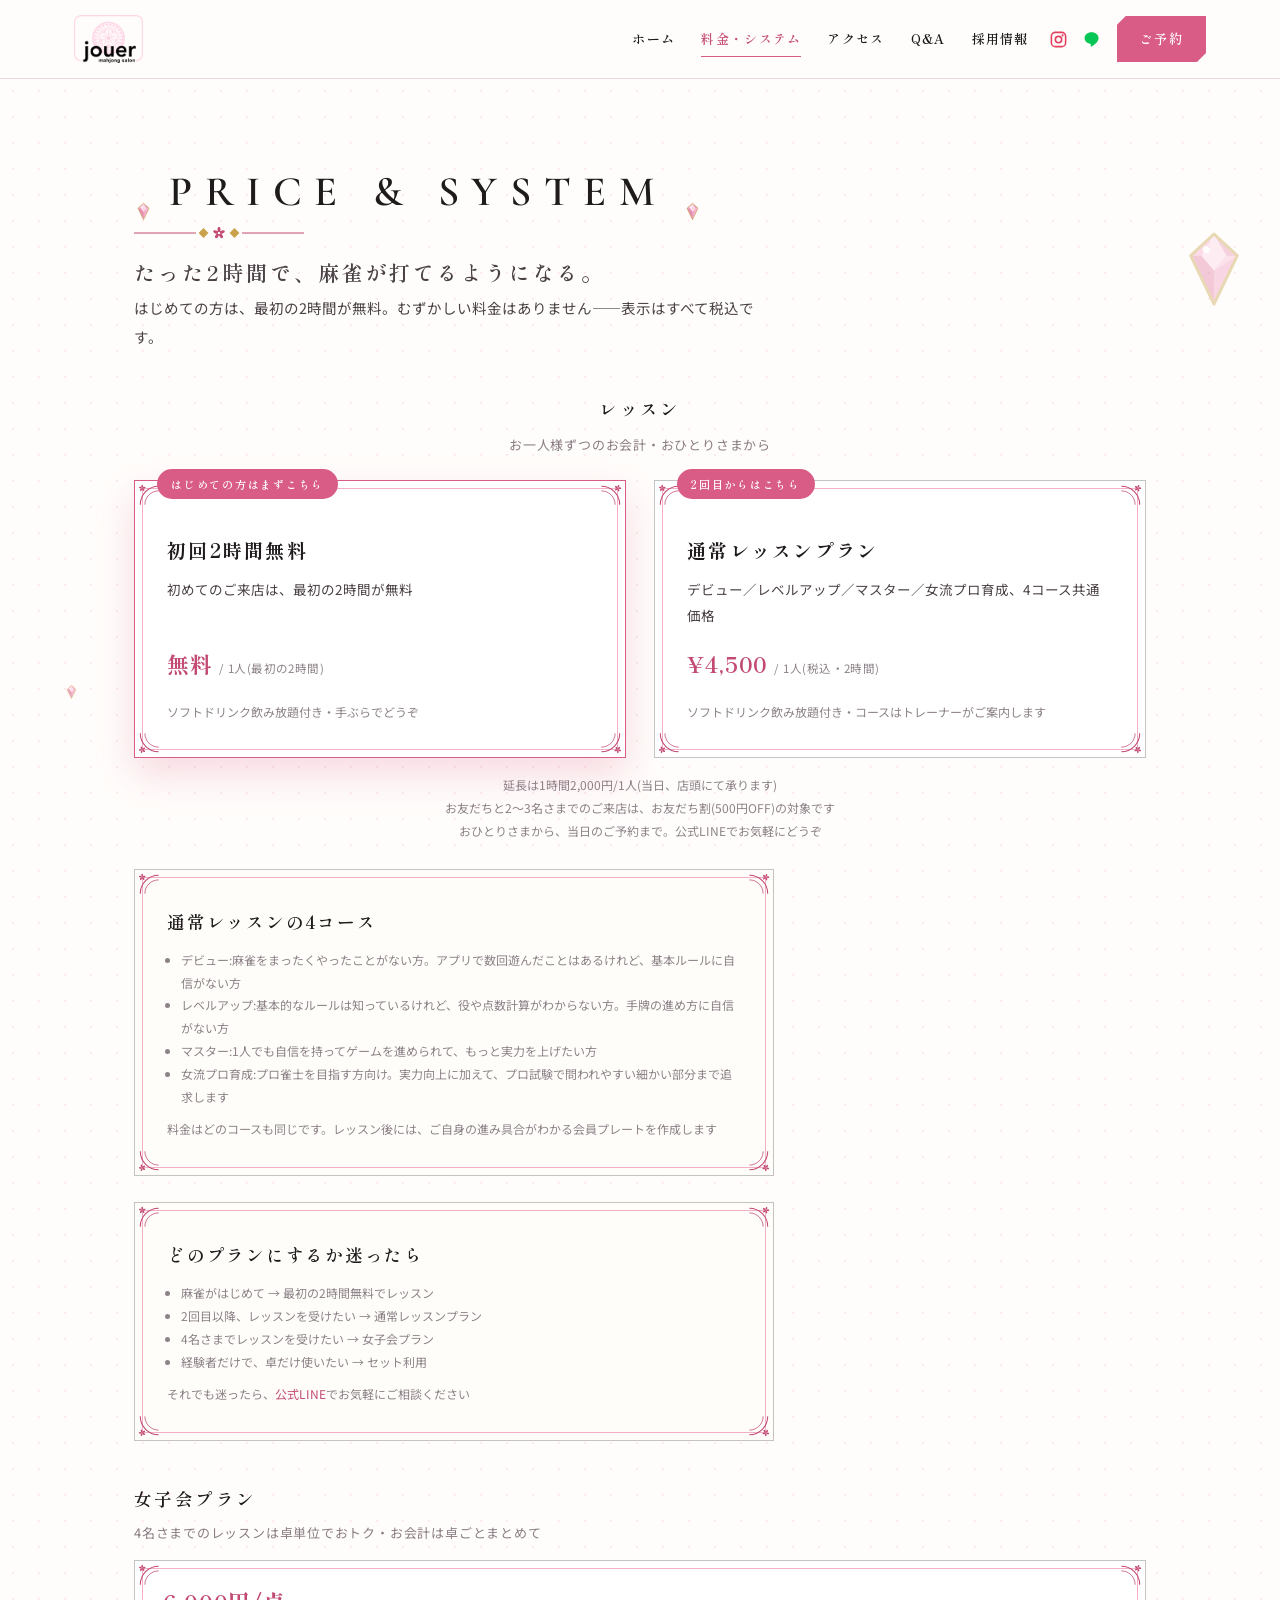
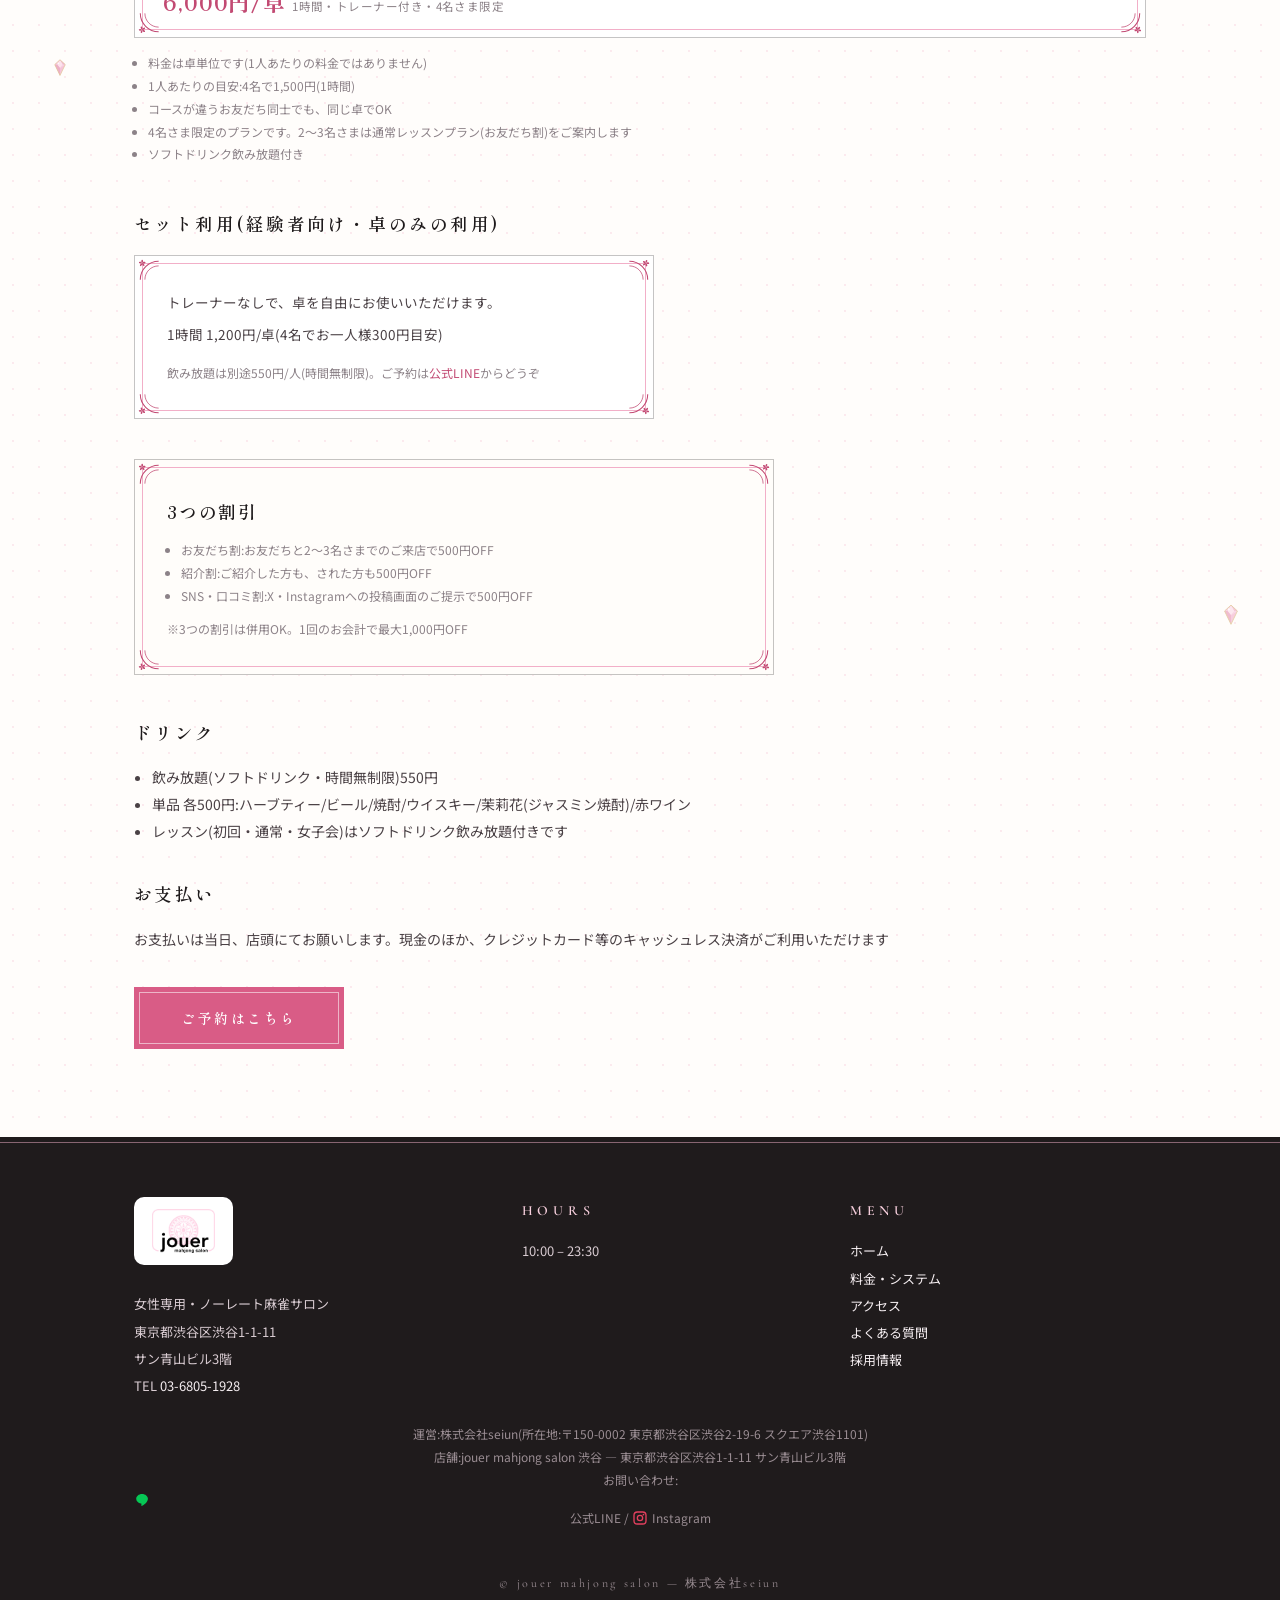
<file: price.html>
<!DOCTYPE html>
<html lang="ja">
<head>
<meta charset="UTF-8">
<meta name="viewport" content="width=device-width, initial-scale=1.0">
<link rel="canonical" href="https://jouer-mahjong.com/price.html">
<title>料金・システム|jouer mahjong salon 渋谷</title>
<meta name="description" content="渋谷の女性専用・ノーレート麻雀サロン jouer(ジュエ)の料金ページ。はじめての方は最初の2時間無料・通常レッスン2時間4,500円(税込)。1卓に1人トレーナーつき・当日精算・手ぶらOK。">
<link rel="icon" href="logo.png">
<link rel="apple-touch-icon" href="logo.png">
<meta property="og:type" content="website">
<meta property="og:title" content="料金・システム|jouer mahjong salon 渋谷">
<meta property="og:description" content="渋谷の女性専用・ノーレート麻雀サロン jouer(ジュエ)の料金ページ。はじめての方は最初の2時間無料・通常レッスン2時間4,500円(税込)。1卓に1人トレーナーつき・当日精算・手ぶらOK。">
<meta property="og:image" content="https://jouer-mahjong.com/og-image.jpg">
<meta name="twitter:card" content="summary_large_image">

<link rel="preconnect" href="https://fonts.googleapis.com">
<link rel="preconnect" href="https://fonts.gstatic.com" crossorigin>
<link href="https://fonts.googleapis.com/css2?family=Shippori+Mincho:wght@500;600;700&family=Cormorant+Garamond:wght@500;600&family=Noto+Sans+JP:wght@400;500;700&display=swap" rel="stylesheet">
<link rel="stylesheet" href="style.css">
</head>
<body>
<header class="site-head">
  <i class="prog" id="prog" aria-hidden="true"></i>
  <div class="head-in">
    <a class="brand" href="index.html" aria-label="jouer mahjong salon 渋谷 ホーム">
      <img class="logo-img" src="logo.png" alt="jouer mahjong salon">
    </a>
    <nav class="gnav" aria-label="メイン">
      <a href="index.html">ホーム</a><a href="price.html" class="on">料金・システム</a><a href="access.html">アクセス</a><a href="faq.html">Q&amp;A</a><a href="recruit.html">採用情報</a>
      <a class="sns" href="https://www.instagram.com/jouer.mahjong/" target="_blank" rel="noopener" aria-label="Instagram"><svg class="sns-ico ig" viewBox="0 0 24 24" fill="none" stroke="currentColor" stroke-width="2" aria-hidden="true"><rect x="3" y="3" width="18" height="18" rx="5"/><circle cx="12" cy="12" r="4"/><circle cx="17.2" cy="6.8" r="1.3" fill="currentColor" stroke="none"/></svg></a><a class="sns" href="https://lin.ee/qetP6h9" target="_blank" rel="noopener" aria-label="公式LINE"><svg class="sns-ico ln" viewBox="0 0 24 24" fill="currentColor" aria-hidden="true"><path d="M12 3.2C6.8 3.2 2.6 6.7 2.6 11c0 3.8 3.2 7 7.6 7.7.3.1.7.2.8.5.1.2.1.6.1.8l-.2 1.4c-.1.4-.3 1.6 1.4.9 1.7-.7 9.3-5.5 9.3-11.3 0-4.3-4.2-7.8-9.6-7.8z"/></svg></a><a class="cta" href="reserve.html">ご予約</a>
    </nav>
  </div>
</header>
<main>

<section class="rel">
  <span class="deco" style="top:6%;right:2%;width:80px;opacity:.4" aria-hidden="true"><span class="deco-in" style="--fd:11s"><svg viewBox="0 0 24 24" xmlns="http://www.w3.org/2000/svg" aria-hidden="true"><polygon points="12,1.5 19,8 12,22.5 5,8" fill="#F09EC2"/><polygon points="12,1.5 15.8,8 12,12.5 8.2,8" fill="#FBD3E4"/><polygon points="5,8 8.2,8 12,12.5 12,22.5" fill="#E27DA4"/><polygon points="19,8 15.8,8 12,12.5" fill="#F7BAD4"/><polygon points="12,1.5 8.2,8 5,8" fill="#F4AACB"/><polygon points="12,1.5 15.8,8 19,8" fill="#E890B4"/><polygon points="12,1.5 19,8 12,22.5 5,8" fill="none" stroke="#C9A24B" stroke-width="0.9" stroke-linejoin="round"/><circle cx="9.7" cy="6.2" r="1.1" fill="#fff" opacity=".95"/></svg></span></span>
  <span class="deco" style="top:22%;left:5%;width:15px;opacity:.7" aria-hidden="true"><span class="deco-in" style="--fd:7s"><svg viewBox="0 0 24 24" xmlns="http://www.w3.org/2000/svg" aria-hidden="true"><polygon points="12,1.5 19,8 12,22.5 5,8" fill="#F09EC2"/><polygon points="12,1.5 15.8,8 12,12.5 8.2,8" fill="#FBD3E4"/><polygon points="5,8 8.2,8 12,12.5 12,22.5" fill="#E27DA4"/><polygon points="19,8 15.8,8 12,12.5" fill="#F7BAD4"/><polygon points="12,1.5 8.2,8 5,8" fill="#F4AACB"/><polygon points="12,1.5 15.8,8 19,8" fill="#E890B4"/><polygon points="12,1.5 19,8 12,22.5 5,8" fill="none" stroke="#C9A24B" stroke-width="0.9" stroke-linejoin="round"/><circle cx="9.7" cy="6.2" r="1.1" fill="#fff" opacity=".95"/></svg></span></span>
  <span class="deco" style="top:58%;left:4%;width:18px;opacity:0.6" aria-hidden="true"><span class="deco-in" style="--fd:8s"><svg viewBox="0 0 24 24" xmlns="http://www.w3.org/2000/svg" aria-hidden="true"><polygon points="12,1.5 19,8 12,22.5 5,8" fill="#F09EC2"/><polygon points="12,1.5 15.8,8 12,12.5 8.2,8" fill="#FBD3E4"/><polygon points="5,8 8.2,8 12,12.5 12,22.5" fill="#E27DA4"/><polygon points="19,8 15.8,8 12,12.5" fill="#F7BAD4"/><polygon points="12,1.5 8.2,8 5,8" fill="#F4AACB"/><polygon points="12,1.5 15.8,8 19,8" fill="#E890B4"/><polygon points="12,1.5 19,8 12,22.5 5,8" fill="none" stroke="#C9A24B" stroke-width="0.9" stroke-linejoin="round"/><circle cx="9.7" cy="6.2" r="1.1" fill="#fff" opacity=".95"/></svg></span></span><span class="deco" style="top:80%;right:3%;width:22px;opacity:0.5" aria-hidden="true"><span class="deco-in" style="--fd:9.5s"><svg viewBox="0 0 24 24" xmlns="http://www.w3.org/2000/svg" aria-hidden="true"><polygon points="12,1.5 19,8 12,22.5 5,8" fill="#F09EC2"/><polygon points="12,1.5 15.8,8 12,12.5 8.2,8" fill="#FBD3E4"/><polygon points="5,8 8.2,8 12,12.5 12,22.5" fill="#E27DA4"/><polygon points="19,8 15.8,8 12,12.5" fill="#F7BAD4"/><polygon points="12,1.5 8.2,8 5,8" fill="#F4AACB"/><polygon points="12,1.5 15.8,8 19,8" fill="#E890B4"/><polygon points="12,1.5 19,8 12,22.5 5,8" fill="none" stroke="#C9A24B" stroke-width="0.9" stroke-linejoin="round"/><circle cx="9.7" cy="6.2" r="1.1" fill="#fff" opacity=".95"/></svg></span></span>
  <div class="wrap">
    <div class="sec-head" data-reveal><p class="sec-en"><span class="fl"><svg viewBox="0 0 24 24" xmlns="http://www.w3.org/2000/svg" aria-hidden="true"><polygon points="12,1.5 19,8 12,22.5 5,8" fill="#F09EC2"/><polygon points="12,1.5 15.8,8 12,12.5 8.2,8" fill="#FBD3E4"/><polygon points="5,8 8.2,8 12,12.5 12,22.5" fill="#E27DA4"/><polygon points="19,8 15.8,8 12,12.5" fill="#F7BAD4"/><polygon points="12,1.5 8.2,8 5,8" fill="#F4AACB"/><polygon points="12,1.5 15.8,8 19,8" fill="#E890B4"/><polygon points="12,1.5 19,8 12,22.5 5,8" fill="none" stroke="#C9A24B" stroke-width="0.9" stroke-linejoin="round"/><circle cx="9.7" cy="6.2" r="1.1" fill="#fff" opacity=".95"/></svg></span>PRICE & SYSTEM<span class="fl"><svg viewBox="0 0 24 24" xmlns="http://www.w3.org/2000/svg" aria-hidden="true"><polygon points="12,1.5 19,8 12,22.5 5,8" fill="#F09EC2"/><polygon points="12,1.5 15.8,8 12,12.5 8.2,8" fill="#FBD3E4"/><polygon points="5,8 8.2,8 12,12.5 12,22.5" fill="#E27DA4"/><polygon points="19,8 15.8,8 12,12.5" fill="#F7BAD4"/><polygon points="12,1.5 8.2,8 5,8" fill="#F4AACB"/><polygon points="12,1.5 15.8,8 19,8" fill="#E890B4"/><polygon points="12,1.5 19,8 12,22.5 5,8" fill="none" stroke="#C9A24B" stroke-width="0.9" stroke-linejoin="round"/><circle cx="9.7" cy="6.2" r="1.1" fill="#fff" opacity=".95"/></svg></span></p><div class="sec-orn"><svg viewBox="0 0 170 12" fill="none" xmlns="http://www.w3.org/2000/svg" aria-hidden="true"><line x1="0" y1="6" x2="62" y2="6" stroke="#C24A73" stroke-width="1"/><rect x="66" y="2.5" width="7" height="7" transform="rotate(45 69.5 6)" fill="#C9A24B"/><ellipse cx="85" cy="2.6" rx="1.5" ry="2.7" transform="rotate(0 85 6)" fill="#C24A73"/><ellipse cx="85" cy="2.6" rx="1.5" ry="2.7" transform="rotate(72 85 6)" fill="#C24A73"/><ellipse cx="85" cy="2.6" rx="1.5" ry="2.7" transform="rotate(144 85 6)" fill="#C24A73"/><ellipse cx="85" cy="2.6" rx="1.5" ry="2.7" transform="rotate(216 85 6)" fill="#C24A73"/><ellipse cx="85" cy="2.6" rx="1.5" ry="2.7" transform="rotate(288 85 6)" fill="#C24A73"/><circle cx="85" cy="6" r="1.1" fill="#fff"/><rect x="97" y="2.5" width="7" height="7" transform="rotate(45 100.5 6)" fill="#C9A24B"/><line x1="108" y1="6" x2="170" y2="6" stroke="#C24A73" stroke-width="1"/></svg></div><h2>たった2時間で、麻雀が打てるようになる。</h2><p class="lead">はじめての方は、最初の2時間が無料。むずかしい料金はありません——表示はすべて税込です。</p></div>

    <!-- ▼▼ 編集OK:レッスン料金(1人あたり・個別会計) ▼▼ -->
    <h3 style="margin:40px 0 6px;letter-spacing:.14em;text-align:center" data-reveal>レッスン</h3>
    <p style="text-align:center;font-size:13px;color:#8a7d83;letter-spacing:.06em;margin-bottom:22px" data-reveal>お一人様ずつのお会計・おひとりさまから</p>
    <div class="grid g2" data-reveal="deal"><div class="frp plan pick" data-reveal="deal"><i class="cnr cnr1" aria-hidden="true"><svg viewBox="0 0 34 34" fill="none" xmlns="http://www.w3.org/2000/svg" aria-hidden="true"><path d="M3 27 C3 13.7 13.7 3 27 3" stroke="#C24A73" stroke-width="1.4"/><path d="M9 27 C9 17 17 9 27 9" stroke="#C24A73" stroke-width="1"/><ellipse cx="5.5" cy="2.9" rx="1.1" ry="1.9" transform="rotate(0 5.5 5.5)" fill="#C24A73"/><ellipse cx="5.5" cy="2.9" rx="1.1" ry="1.9" transform="rotate(72 5.5 5.5)" fill="#C24A73"/><ellipse cx="5.5" cy="2.9" rx="1.1" ry="1.9" transform="rotate(144 5.5 5.5)" fill="#C24A73"/><ellipse cx="5.5" cy="2.9" rx="1.1" ry="1.9" transform="rotate(216 5.5 5.5)" fill="#C24A73"/><ellipse cx="5.5" cy="2.9" rx="1.1" ry="1.9" transform="rotate(288 5.5 5.5)" fill="#C24A73"/><circle cx="5.5" cy="5.5" r=".9" fill="#C24A73"/></svg></i><i class="cnr cnr2" aria-hidden="true"><svg viewBox="0 0 34 34" fill="none" xmlns="http://www.w3.org/2000/svg" aria-hidden="true"><path d="M3 27 C3 13.7 13.7 3 27 3" stroke="#C24A73" stroke-width="1.4"/><path d="M9 27 C9 17 17 9 27 9" stroke="#C24A73" stroke-width="1"/><ellipse cx="5.5" cy="2.9" rx="1.1" ry="1.9" transform="rotate(0 5.5 5.5)" fill="#C24A73"/><ellipse cx="5.5" cy="2.9" rx="1.1" ry="1.9" transform="rotate(72 5.5 5.5)" fill="#C24A73"/><ellipse cx="5.5" cy="2.9" rx="1.1" ry="1.9" transform="rotate(144 5.5 5.5)" fill="#C24A73"/><ellipse cx="5.5" cy="2.9" rx="1.1" ry="1.9" transform="rotate(216 5.5 5.5)" fill="#C24A73"/><ellipse cx="5.5" cy="2.9" rx="1.1" ry="1.9" transform="rotate(288 5.5 5.5)" fill="#C24A73"/><circle cx="5.5" cy="5.5" r=".9" fill="#C24A73"/></svg></i><i class="cnr cnr3" aria-hidden="true"><svg viewBox="0 0 34 34" fill="none" xmlns="http://www.w3.org/2000/svg" aria-hidden="true"><path d="M3 27 C3 13.7 13.7 3 27 3" stroke="#C24A73" stroke-width="1.4"/><path d="M9 27 C9 17 17 9 27 9" stroke="#C24A73" stroke-width="1"/><ellipse cx="5.5" cy="2.9" rx="1.1" ry="1.9" transform="rotate(0 5.5 5.5)" fill="#C24A73"/><ellipse cx="5.5" cy="2.9" rx="1.1" ry="1.9" transform="rotate(72 5.5 5.5)" fill="#C24A73"/><ellipse cx="5.5" cy="2.9" rx="1.1" ry="1.9" transform="rotate(144 5.5 5.5)" fill="#C24A73"/><ellipse cx="5.5" cy="2.9" rx="1.1" ry="1.9" transform="rotate(216 5.5 5.5)" fill="#C24A73"/><ellipse cx="5.5" cy="2.9" rx="1.1" ry="1.9" transform="rotate(288 5.5 5.5)" fill="#C24A73"/><circle cx="5.5" cy="5.5" r=".9" fill="#C24A73"/></svg></i><i class="cnr cnr4" aria-hidden="true"><svg viewBox="0 0 34 34" fill="none" xmlns="http://www.w3.org/2000/svg" aria-hidden="true"><path d="M3 27 C3 13.7 13.7 3 27 3" stroke="#C24A73" stroke-width="1.4"/><path d="M9 27 C9 17 17 9 27 9" stroke="#C24A73" stroke-width="1"/><ellipse cx="5.5" cy="2.9" rx="1.1" ry="1.9" transform="rotate(0 5.5 5.5)" fill="#C24A73"/><ellipse cx="5.5" cy="2.9" rx="1.1" ry="1.9" transform="rotate(72 5.5 5.5)" fill="#C24A73"/><ellipse cx="5.5" cy="2.9" rx="1.1" ry="1.9" transform="rotate(144 5.5 5.5)" fill="#C24A73"/><ellipse cx="5.5" cy="2.9" rx="1.1" ry="1.9" transform="rotate(216 5.5 5.5)" fill="#C24A73"/><ellipse cx="5.5" cy="2.9" rx="1.1" ry="1.9" transform="rotate(288 5.5 5.5)" fill="#C24A73"/><circle cx="5.5" cy="5.5" r=".9" fill="#C24A73"/></svg></i>
      <span class="rec">はじめての方はまずこちら</span><p class="pn">初回2時間無料</p><p class="pcopy">初めてのご来店は、最初の2時間が無料</p><p class="plan-price"><span>無料</span><small>/ 1人(最初の2時間)</small></p><p class="ask-note" style="margin-top:16px">ソフトドリンク飲み放題付き・手ぶらでどうぞ</p></div><div class="frp plan" data-reveal="deal"><i class="cnr cnr1" aria-hidden="true"><svg viewBox="0 0 34 34" fill="none" xmlns="http://www.w3.org/2000/svg" aria-hidden="true"><path d="M3 27 C3 13.7 13.7 3 27 3" stroke="#C24A73" stroke-width="1.4"/><path d="M9 27 C9 17 17 9 27 9" stroke="#C24A73" stroke-width="1"/><ellipse cx="5.5" cy="2.9" rx="1.1" ry="1.9" transform="rotate(0 5.5 5.5)" fill="#C24A73"/><ellipse cx="5.5" cy="2.9" rx="1.1" ry="1.9" transform="rotate(72 5.5 5.5)" fill="#C24A73"/><ellipse cx="5.5" cy="2.9" rx="1.1" ry="1.9" transform="rotate(144 5.5 5.5)" fill="#C24A73"/><ellipse cx="5.5" cy="2.9" rx="1.1" ry="1.9" transform="rotate(216 5.5 5.5)" fill="#C24A73"/><ellipse cx="5.5" cy="2.9" rx="1.1" ry="1.9" transform="rotate(288 5.5 5.5)" fill="#C24A73"/><circle cx="5.5" cy="5.5" r=".9" fill="#C24A73"/></svg></i><i class="cnr cnr2" aria-hidden="true"><svg viewBox="0 0 34 34" fill="none" xmlns="http://www.w3.org/2000/svg" aria-hidden="true"><path d="M3 27 C3 13.7 13.7 3 27 3" stroke="#C24A73" stroke-width="1.4"/><path d="M9 27 C9 17 17 9 27 9" stroke="#C24A73" stroke-width="1"/><ellipse cx="5.5" cy="2.9" rx="1.1" ry="1.9" transform="rotate(0 5.5 5.5)" fill="#C24A73"/><ellipse cx="5.5" cy="2.9" rx="1.1" ry="1.9" transform="rotate(72 5.5 5.5)" fill="#C24A73"/><ellipse cx="5.5" cy="2.9" rx="1.1" ry="1.9" transform="rotate(144 5.5 5.5)" fill="#C24A73"/><ellipse cx="5.5" cy="2.9" rx="1.1" ry="1.9" transform="rotate(216 5.5 5.5)" fill="#C24A73"/><ellipse cx="5.5" cy="2.9" rx="1.1" ry="1.9" transform="rotate(288 5.5 5.5)" fill="#C24A73"/><circle cx="5.5" cy="5.5" r=".9" fill="#C24A73"/></svg></i><i class="cnr cnr3" aria-hidden="true"><svg viewBox="0 0 34 34" fill="none" xmlns="http://www.w3.org/2000/svg" aria-hidden="true"><path d="M3 27 C3 13.7 13.7 3 27 3" stroke="#C24A73" stroke-width="1.4"/><path d="M9 27 C9 17 17 9 27 9" stroke="#C24A73" stroke-width="1"/><ellipse cx="5.5" cy="2.9" rx="1.1" ry="1.9" transform="rotate(0 5.5 5.5)" fill="#C24A73"/><ellipse cx="5.5" cy="2.9" rx="1.1" ry="1.9" transform="rotate(72 5.5 5.5)" fill="#C24A73"/><ellipse cx="5.5" cy="2.9" rx="1.1" ry="1.9" transform="rotate(144 5.5 5.5)" fill="#C24A73"/><ellipse cx="5.5" cy="2.9" rx="1.1" ry="1.9" transform="rotate(216 5.5 5.5)" fill="#C24A73"/><ellipse cx="5.5" cy="2.9" rx="1.1" ry="1.9" transform="rotate(288 5.5 5.5)" fill="#C24A73"/><circle cx="5.5" cy="5.5" r=".9" fill="#C24A73"/></svg></i><i class="cnr cnr4" aria-hidden="true"><svg viewBox="0 0 34 34" fill="none" xmlns="http://www.w3.org/2000/svg" aria-hidden="true"><path d="M3 27 C3 13.7 13.7 3 27 3" stroke="#C24A73" stroke-width="1.4"/><path d="M9 27 C9 17 17 9 27 9" stroke="#C24A73" stroke-width="1"/><ellipse cx="5.5" cy="2.9" rx="1.1" ry="1.9" transform="rotate(0 5.5 5.5)" fill="#C24A73"/><ellipse cx="5.5" cy="2.9" rx="1.1" ry="1.9" transform="rotate(72 5.5 5.5)" fill="#C24A73"/><ellipse cx="5.5" cy="2.9" rx="1.1" ry="1.9" transform="rotate(144 5.5 5.5)" fill="#C24A73"/><ellipse cx="5.5" cy="2.9" rx="1.1" ry="1.9" transform="rotate(216 5.5 5.5)" fill="#C24A73"/><ellipse cx="5.5" cy="2.9" rx="1.1" ry="1.9" transform="rotate(288 5.5 5.5)" fill="#C24A73"/><circle cx="5.5" cy="5.5" r=".9" fill="#C24A73"/></svg></i>
      <span class="rec">2回目からはこちら</span><p class="pn">通常レッスンプラン</p><p class="pcopy">デビュー／レベルアップ／マスター／女流プロ育成、4コース共通価格</p><p class="plan-price"><span data-yen="4500">¥4,500</span><small>/ 1人(税込・2時間)</small></p><p class="ask-note" style="margin-top:16px">ソフトドリンク飲み放題付き・コースはトレーナーがご案内します</p></div>
    </div>
    <!-- ▲▲ 編集OK:レッスン料金 ▲▲ -->
    <p class="ask-note" style="text-align:center">延長は1時間2,000円/1人(当日、店頭にて承ります)<br>お友だちと2〜3名さまでのご来店は、お友だち割(500円OFF)の対象です<br>おひとりさまから、当日のご予約まで。公式LINEでお気軽にどうぞ</p>
    <div class="frp frp-soft" style="margin-top:26px;max-width:640px" data-reveal="deal"><i class="cnr cnr1" aria-hidden="true"><svg viewBox="0 0 34 34" fill="none" xmlns="http://www.w3.org/2000/svg" aria-hidden="true"><path d="M3 27 C3 13.7 13.7 3 27 3" stroke="#C24A73" stroke-width="1.4"/><path d="M9 27 C9 17 17 9 27 9" stroke="#C24A73" stroke-width="1"/><ellipse cx="5.5" cy="2.9" rx="1.1" ry="1.9" transform="rotate(0 5.5 5.5)" fill="#C24A73"/><ellipse cx="5.5" cy="2.9" rx="1.1" ry="1.9" transform="rotate(72 5.5 5.5)" fill="#C24A73"/><ellipse cx="5.5" cy="2.9" rx="1.1" ry="1.9" transform="rotate(144 5.5 5.5)" fill="#C24A73"/><ellipse cx="5.5" cy="2.9" rx="1.1" ry="1.9" transform="rotate(216 5.5 5.5)" fill="#C24A73"/><ellipse cx="5.5" cy="2.9" rx="1.1" ry="1.9" transform="rotate(288 5.5 5.5)" fill="#C24A73"/><circle cx="5.5" cy="5.5" r=".9" fill="#C24A73"/></svg></i><i class="cnr cnr2" aria-hidden="true"><svg viewBox="0 0 34 34" fill="none" xmlns="http://www.w3.org/2000/svg" aria-hidden="true"><path d="M3 27 C3 13.7 13.7 3 27 3" stroke="#C24A73" stroke-width="1.4"/><path d="M9 27 C9 17 17 9 27 9" stroke="#C24A73" stroke-width="1"/><ellipse cx="5.5" cy="2.9" rx="1.1" ry="1.9" transform="rotate(0 5.5 5.5)" fill="#C24A73"/><ellipse cx="5.5" cy="2.9" rx="1.1" ry="1.9" transform="rotate(72 5.5 5.5)" fill="#C24A73"/><ellipse cx="5.5" cy="2.9" rx="1.1" ry="1.9" transform="rotate(144 5.5 5.5)" fill="#C24A73"/><ellipse cx="5.5" cy="2.9" rx="1.1" ry="1.9" transform="rotate(216 5.5 5.5)" fill="#C24A73"/><ellipse cx="5.5" cy="2.9" rx="1.1" ry="1.9" transform="rotate(288 5.5 5.5)" fill="#C24A73"/><circle cx="5.5" cy="5.5" r=".9" fill="#C24A73"/></svg></i><i class="cnr cnr3" aria-hidden="true"><svg viewBox="0 0 34 34" fill="none" xmlns="http://www.w3.org/2000/svg" aria-hidden="true"><path d="M3 27 C3 13.7 13.7 3 27 3" stroke="#C24A73" stroke-width="1.4"/><path d="M9 27 C9 17 17 9 27 9" stroke="#C24A73" stroke-width="1"/><ellipse cx="5.5" cy="2.9" rx="1.1" ry="1.9" transform="rotate(0 5.5 5.5)" fill="#C24A73"/><ellipse cx="5.5" cy="2.9" rx="1.1" ry="1.9" transform="rotate(72 5.5 5.5)" fill="#C24A73"/><ellipse cx="5.5" cy="2.9" rx="1.1" ry="1.9" transform="rotate(144 5.5 5.5)" fill="#C24A73"/><ellipse cx="5.5" cy="2.9" rx="1.1" ry="1.9" transform="rotate(216 5.5 5.5)" fill="#C24A73"/><ellipse cx="5.5" cy="2.9" rx="1.1" ry="1.9" transform="rotate(288 5.5 5.5)" fill="#C24A73"/><circle cx="5.5" cy="5.5" r=".9" fill="#C24A73"/></svg></i><i class="cnr cnr4" aria-hidden="true"><svg viewBox="0 0 34 34" fill="none" xmlns="http://www.w3.org/2000/svg" aria-hidden="true"><path d="M3 27 C3 13.7 13.7 3 27 3" stroke="#C24A73" stroke-width="1.4"/><path d="M9 27 C9 17 17 9 27 9" stroke="#C24A73" stroke-width="1"/><ellipse cx="5.5" cy="2.9" rx="1.1" ry="1.9" transform="rotate(0 5.5 5.5)" fill="#C24A73"/><ellipse cx="5.5" cy="2.9" rx="1.1" ry="1.9" transform="rotate(72 5.5 5.5)" fill="#C24A73"/><ellipse cx="5.5" cy="2.9" rx="1.1" ry="1.9" transform="rotate(144 5.5 5.5)" fill="#C24A73"/><ellipse cx="5.5" cy="2.9" rx="1.1" ry="1.9" transform="rotate(216 5.5 5.5)" fill="#C24A73"/><ellipse cx="5.5" cy="2.9" rx="1.1" ry="1.9" transform="rotate(288 5.5 5.5)" fill="#C24A73"/><circle cx="5.5" cy="5.5" r=".9" fill="#C24A73"/></svg></i>
      <h3 style="letter-spacing:.1em;margin-bottom:8px">通常レッスンの4コース</h3>
      <ul class="ask-note" style="padding-left:1.2em;line-height:1.9;margin-top:10px">
        <li>デビュー:麻雀をまったくやったことがない方。アプリで数回遊んだことはあるけれど、基本ルールに自信がない方</li>
        <li>レベルアップ:基本的なルールは知っているけれど、役や点数計算がわからない方。手牌の進め方に自信がない方</li>
        <li>マスター:1人でも自信を持ってゲームを進められて、もっと実力を上げたい方</li>
        <li>女流プロ育成:プロ雀士を目指す方向け。実力向上に加えて、プロ試験で問われやすい細かい部分まで追求します</li>
      </ul>
      <p class="ask-note" style="margin-top:10px">料金はどのコースも同じです。レッスン後には、ご自身の進み具合がわかる会員プレートを作成します</p>
    </div>


    <div class="frp frp-soft" style="margin-top:26px;max-width:640px" data-reveal="deal"><i class="cnr cnr1" aria-hidden="true"><svg viewBox="0 0 34 34" fill="none" xmlns="http://www.w3.org/2000/svg" aria-hidden="true"><path d="M3 27 C3 13.7 13.7 3 27 3" stroke="#C24A73" stroke-width="1.4"/><path d="M9 27 C9 17 17 9 27 9" stroke="#C24A73" stroke-width="1"/><ellipse cx="5.5" cy="2.9" rx="1.1" ry="1.9" transform="rotate(0 5.5 5.5)" fill="#C24A73"/><ellipse cx="5.5" cy="2.9" rx="1.1" ry="1.9" transform="rotate(72 5.5 5.5)" fill="#C24A73"/><ellipse cx="5.5" cy="2.9" rx="1.1" ry="1.9" transform="rotate(144 5.5 5.5)" fill="#C24A73"/><ellipse cx="5.5" cy="2.9" rx="1.1" ry="1.9" transform="rotate(216 5.5 5.5)" fill="#C24A73"/><ellipse cx="5.5" cy="2.9" rx="1.1" ry="1.9" transform="rotate(288 5.5 5.5)" fill="#C24A73"/><circle cx="5.5" cy="5.5" r=".9" fill="#C24A73"/></svg></i><i class="cnr cnr2" aria-hidden="true"><svg viewBox="0 0 34 34" fill="none" xmlns="http://www.w3.org/2000/svg" aria-hidden="true"><path d="M3 27 C3 13.7 13.7 3 27 3" stroke="#C24A73" stroke-width="1.4"/><path d="M9 27 C9 17 17 9 27 9" stroke="#C24A73" stroke-width="1"/><ellipse cx="5.5" cy="2.9" rx="1.1" ry="1.9" transform="rotate(0 5.5 5.5)" fill="#C24A73"/><ellipse cx="5.5" cy="2.9" rx="1.1" ry="1.9" transform="rotate(72 5.5 5.5)" fill="#C24A73"/><ellipse cx="5.5" cy="2.9" rx="1.1" ry="1.9" transform="rotate(144 5.5 5.5)" fill="#C24A73"/><ellipse cx="5.5" cy="2.9" rx="1.1" ry="1.9" transform="rotate(216 5.5 5.5)" fill="#C24A73"/><ellipse cx="5.5" cy="2.9" rx="1.1" ry="1.9" transform="rotate(288 5.5 5.5)" fill="#C24A73"/><circle cx="5.5" cy="5.5" r=".9" fill="#C24A73"/></svg></i><i class="cnr cnr3" aria-hidden="true"><svg viewBox="0 0 34 34" fill="none" xmlns="http://www.w3.org/2000/svg" aria-hidden="true"><path d="M3 27 C3 13.7 13.7 3 27 3" stroke="#C24A73" stroke-width="1.4"/><path d="M9 27 C9 17 17 9 27 9" stroke="#C24A73" stroke-width="1"/><ellipse cx="5.5" cy="2.9" rx="1.1" ry="1.9" transform="rotate(0 5.5 5.5)" fill="#C24A73"/><ellipse cx="5.5" cy="2.9" rx="1.1" ry="1.9" transform="rotate(72 5.5 5.5)" fill="#C24A73"/><ellipse cx="5.5" cy="2.9" rx="1.1" ry="1.9" transform="rotate(144 5.5 5.5)" fill="#C24A73"/><ellipse cx="5.5" cy="2.9" rx="1.1" ry="1.9" transform="rotate(216 5.5 5.5)" fill="#C24A73"/><ellipse cx="5.5" cy="2.9" rx="1.1" ry="1.9" transform="rotate(288 5.5 5.5)" fill="#C24A73"/><circle cx="5.5" cy="5.5" r=".9" fill="#C24A73"/></svg></i><i class="cnr cnr4" aria-hidden="true"><svg viewBox="0 0 34 34" fill="none" xmlns="http://www.w3.org/2000/svg" aria-hidden="true"><path d="M3 27 C3 13.7 13.7 3 27 3" stroke="#C24A73" stroke-width="1.4"/><path d="M9 27 C9 17 17 9 27 9" stroke="#C24A73" stroke-width="1"/><ellipse cx="5.5" cy="2.9" rx="1.1" ry="1.9" transform="rotate(0 5.5 5.5)" fill="#C24A73"/><ellipse cx="5.5" cy="2.9" rx="1.1" ry="1.9" transform="rotate(72 5.5 5.5)" fill="#C24A73"/><ellipse cx="5.5" cy="2.9" rx="1.1" ry="1.9" transform="rotate(144 5.5 5.5)" fill="#C24A73"/><ellipse cx="5.5" cy="2.9" rx="1.1" ry="1.9" transform="rotate(216 5.5 5.5)" fill="#C24A73"/><ellipse cx="5.5" cy="2.9" rx="1.1" ry="1.9" transform="rotate(288 5.5 5.5)" fill="#C24A73"/><circle cx="5.5" cy="5.5" r=".9" fill="#C24A73"/></svg></i>
      
      <h3 style="letter-spacing:.1em;margin-bottom:8px">どのプランにするか迷ったら</h3>
      <ul class="ask-note" style="padding-left:1.2em;line-height:1.9;margin-top:10px">
        <li>麻雀がはじめて → 最初の2時間無料でレッスン</li>
        <li>2回目以降、レッスンを受けたい → 通常レッスンプラン</li>
        <li>4名さまでレッスンを受けたい → 女子会プラン</li>
        <li>経験者だけで、卓だけ使いたい → セット利用</li>
      </ul>
      <p class="ask-note" style="margin-top:10px">それでも迷ったら、<a href="https://lin.ee/qetP6h9" target="_blank" rel="noopener">公式LINE</a>でお気軽にご相談ください</p>
    </div>

    <!-- ▼▼ 編集OK:女子会プラン料金(卓単位・まとめて会計) ▼▼ -->
    <div style="margin-top:40px" data-reveal>
      <h3 style="margin-bottom:4px;letter-spacing:.14em">女子会プラン</h3>
      <p style="font-size:13px;color:#8a7d83;letter-spacing:.06em;margin-bottom:14px">4名さまでのレッスンは卓単位でおトク・お会計は卓ごとまとめて</p>
      <div class="frp" style="padding:14px 28px" data-reveal="deal"><i class="cnr cnr1" aria-hidden="true"><svg viewBox="0 0 34 34" fill="none" xmlns="http://www.w3.org/2000/svg" aria-hidden="true"><path d="M3 27 C3 13.7 13.7 3 27 3" stroke="#C24A73" stroke-width="1.4"/><path d="M9 27 C9 17 17 9 27 9" stroke="#C24A73" stroke-width="1"/><ellipse cx="5.5" cy="2.9" rx="1.1" ry="1.9" transform="rotate(0 5.5 5.5)" fill="#C24A73"/><ellipse cx="5.5" cy="2.9" rx="1.1" ry="1.9" transform="rotate(72 5.5 5.5)" fill="#C24A73"/><ellipse cx="5.5" cy="2.9" rx="1.1" ry="1.9" transform="rotate(144 5.5 5.5)" fill="#C24A73"/><ellipse cx="5.5" cy="2.9" rx="1.1" ry="1.9" transform="rotate(216 5.5 5.5)" fill="#C24A73"/><ellipse cx="5.5" cy="2.9" rx="1.1" ry="1.9" transform="rotate(288 5.5 5.5)" fill="#C24A73"/><circle cx="5.5" cy="5.5" r=".9" fill="#C24A73"/></svg></i><i class="cnr cnr2" aria-hidden="true"><svg viewBox="0 0 34 34" fill="none" xmlns="http://www.w3.org/2000/svg" aria-hidden="true"><path d="M3 27 C3 13.7 13.7 3 27 3" stroke="#C24A73" stroke-width="1.4"/><path d="M9 27 C9 17 17 9 27 9" stroke="#C24A73" stroke-width="1"/><ellipse cx="5.5" cy="2.9" rx="1.1" ry="1.9" transform="rotate(0 5.5 5.5)" fill="#C24A73"/><ellipse cx="5.5" cy="2.9" rx="1.1" ry="1.9" transform="rotate(72 5.5 5.5)" fill="#C24A73"/><ellipse cx="5.5" cy="2.9" rx="1.1" ry="1.9" transform="rotate(144 5.5 5.5)" fill="#C24A73"/><ellipse cx="5.5" cy="2.9" rx="1.1" ry="1.9" transform="rotate(216 5.5 5.5)" fill="#C24A73"/><ellipse cx="5.5" cy="2.9" rx="1.1" ry="1.9" transform="rotate(288 5.5 5.5)" fill="#C24A73"/><circle cx="5.5" cy="5.5" r=".9" fill="#C24A73"/></svg></i><i class="cnr cnr3" aria-hidden="true"><svg viewBox="0 0 34 34" fill="none" xmlns="http://www.w3.org/2000/svg" aria-hidden="true"><path d="M3 27 C3 13.7 13.7 3 27 3" stroke="#C24A73" stroke-width="1.4"/><path d="M9 27 C9 17 17 9 27 9" stroke="#C24A73" stroke-width="1"/><ellipse cx="5.5" cy="2.9" rx="1.1" ry="1.9" transform="rotate(0 5.5 5.5)" fill="#C24A73"/><ellipse cx="5.5" cy="2.9" rx="1.1" ry="1.9" transform="rotate(72 5.5 5.5)" fill="#C24A73"/><ellipse cx="5.5" cy="2.9" rx="1.1" ry="1.9" transform="rotate(144 5.5 5.5)" fill="#C24A73"/><ellipse cx="5.5" cy="2.9" rx="1.1" ry="1.9" transform="rotate(216 5.5 5.5)" fill="#C24A73"/><ellipse cx="5.5" cy="2.9" rx="1.1" ry="1.9" transform="rotate(288 5.5 5.5)" fill="#C24A73"/><circle cx="5.5" cy="5.5" r=".9" fill="#C24A73"/></svg></i><i class="cnr cnr4" aria-hidden="true"><svg viewBox="0 0 34 34" fill="none" xmlns="http://www.w3.org/2000/svg" aria-hidden="true"><path d="M3 27 C3 13.7 13.7 3 27 3" stroke="#C24A73" stroke-width="1.4"/><path d="M9 27 C9 17 17 9 27 9" stroke="#C24A73" stroke-width="1"/><ellipse cx="5.5" cy="2.9" rx="1.1" ry="1.9" transform="rotate(0 5.5 5.5)" fill="#C24A73"/><ellipse cx="5.5" cy="2.9" rx="1.1" ry="1.9" transform="rotate(72 5.5 5.5)" fill="#C24A73"/><ellipse cx="5.5" cy="2.9" rx="1.1" ry="1.9" transform="rotate(144 5.5 5.5)" fill="#C24A73"/><ellipse cx="5.5" cy="2.9" rx="1.1" ry="1.9" transform="rotate(216 5.5 5.5)" fill="#C24A73"/><ellipse cx="5.5" cy="2.9" rx="1.1" ry="1.9" transform="rotate(288 5.5 5.5)" fill="#C24A73"/><circle cx="5.5" cy="5.5" r=".9" fill="#C24A73"/></svg></i>
      <p class="plan-price" style="margin-top:4px"><span class="yen">6,000円/卓</span><small>1時間・トレーナー付き・4名さま限定</small></p></div>
      <ul class="ask-note" style="padding-left:1.2em;line-height:1.9;margin-top:14px">
        <li>料金は卓単位です(1人あたりの料金ではありません)</li>
        <li>1人あたりの目安:4名で1,500円(1時間)</li>
        <li>コースが違うお友だち同士でも、同じ卓でOK</li>
        <li>4名さま限定のプランです。2〜3名さまは通常レッスンプラン(お友だち割)をご案内します</li>
        <li>ソフトドリンク飲み放題付き</li>
      </ul>
    </div>
    <!-- ▲▲ 編集OK:女子会プラン料金 ▲▲ -->

    <div style="margin-top:40px" data-reveal>
      <h3 style="margin-bottom:14px;letter-spacing:.14em">セット利用(経験者向け・卓のみの利用)</h3>
      <div class="frp plan" style="max-width:520px" data-reveal="deal"><i class="cnr cnr1" aria-hidden="true"><svg viewBox="0 0 34 34" fill="none" xmlns="http://www.w3.org/2000/svg" aria-hidden="true"><path d="M3 27 C3 13.7 13.7 3 27 3" stroke="#C24A73" stroke-width="1.4"/><path d="M9 27 C9 17 17 9 27 9" stroke="#C24A73" stroke-width="1"/><ellipse cx="5.5" cy="2.9" rx="1.1" ry="1.9" transform="rotate(0 5.5 5.5)" fill="#C24A73"/><ellipse cx="5.5" cy="2.9" rx="1.1" ry="1.9" transform="rotate(72 5.5 5.5)" fill="#C24A73"/><ellipse cx="5.5" cy="2.9" rx="1.1" ry="1.9" transform="rotate(144 5.5 5.5)" fill="#C24A73"/><ellipse cx="5.5" cy="2.9" rx="1.1" ry="1.9" transform="rotate(216 5.5 5.5)" fill="#C24A73"/><ellipse cx="5.5" cy="2.9" rx="1.1" ry="1.9" transform="rotate(288 5.5 5.5)" fill="#C24A73"/><circle cx="5.5" cy="5.5" r=".9" fill="#C24A73"/></svg></i><i class="cnr cnr2" aria-hidden="true"><svg viewBox="0 0 34 34" fill="none" xmlns="http://www.w3.org/2000/svg" aria-hidden="true"><path d="M3 27 C3 13.7 13.7 3 27 3" stroke="#C24A73" stroke-width="1.4"/><path d="M9 27 C9 17 17 9 27 9" stroke="#C24A73" stroke-width="1"/><ellipse cx="5.5" cy="2.9" rx="1.1" ry="1.9" transform="rotate(0 5.5 5.5)" fill="#C24A73"/><ellipse cx="5.5" cy="2.9" rx="1.1" ry="1.9" transform="rotate(72 5.5 5.5)" fill="#C24A73"/><ellipse cx="5.5" cy="2.9" rx="1.1" ry="1.9" transform="rotate(144 5.5 5.5)" fill="#C24A73"/><ellipse cx="5.5" cy="2.9" rx="1.1" ry="1.9" transform="rotate(216 5.5 5.5)" fill="#C24A73"/><ellipse cx="5.5" cy="2.9" rx="1.1" ry="1.9" transform="rotate(288 5.5 5.5)" fill="#C24A73"/><circle cx="5.5" cy="5.5" r=".9" fill="#C24A73"/></svg></i><i class="cnr cnr3" aria-hidden="true"><svg viewBox="0 0 34 34" fill="none" xmlns="http://www.w3.org/2000/svg" aria-hidden="true"><path d="M3 27 C3 13.7 13.7 3 27 3" stroke="#C24A73" stroke-width="1.4"/><path d="M9 27 C9 17 17 9 27 9" stroke="#C24A73" stroke-width="1"/><ellipse cx="5.5" cy="2.9" rx="1.1" ry="1.9" transform="rotate(0 5.5 5.5)" fill="#C24A73"/><ellipse cx="5.5" cy="2.9" rx="1.1" ry="1.9" transform="rotate(72 5.5 5.5)" fill="#C24A73"/><ellipse cx="5.5" cy="2.9" rx="1.1" ry="1.9" transform="rotate(144 5.5 5.5)" fill="#C24A73"/><ellipse cx="5.5" cy="2.9" rx="1.1" ry="1.9" transform="rotate(216 5.5 5.5)" fill="#C24A73"/><ellipse cx="5.5" cy="2.9" rx="1.1" ry="1.9" transform="rotate(288 5.5 5.5)" fill="#C24A73"/><circle cx="5.5" cy="5.5" r=".9" fill="#C24A73"/></svg></i><i class="cnr cnr4" aria-hidden="true"><svg viewBox="0 0 34 34" fill="none" xmlns="http://www.w3.org/2000/svg" aria-hidden="true"><path d="M3 27 C3 13.7 13.7 3 27 3" stroke="#C24A73" stroke-width="1.4"/><path d="M9 27 C9 17 17 9 27 9" stroke="#C24A73" stroke-width="1"/><ellipse cx="5.5" cy="2.9" rx="1.1" ry="1.9" transform="rotate(0 5.5 5.5)" fill="#C24A73"/><ellipse cx="5.5" cy="2.9" rx="1.1" ry="1.9" transform="rotate(72 5.5 5.5)" fill="#C24A73"/><ellipse cx="5.5" cy="2.9" rx="1.1" ry="1.9" transform="rotate(144 5.5 5.5)" fill="#C24A73"/><ellipse cx="5.5" cy="2.9" rx="1.1" ry="1.9" transform="rotate(216 5.5 5.5)" fill="#C24A73"/><ellipse cx="5.5" cy="2.9" rx="1.1" ry="1.9" transform="rotate(288 5.5 5.5)" fill="#C24A73"/><circle cx="5.5" cy="5.5" r=".9" fill="#C24A73"/></svg></i>
      
        <p style="font-size:13.5px;color:#4a4145;line-height:1.9">トレーナーなしで、卓を自由にお使いいただけます。</p>
        <p style="font-size:13.5px;color:#4a4145;line-height:1.9;margin-top:6px">1時間 1,200円/卓(4名でお一人様300円目安)</p>
        <p class="ask-note" style="margin-top:14px">飲み放題は別途550円/人(時間無制限)。ご予約は<a href="https://lin.ee/qetP6h9" target="_blank" rel="noopener">公式LINE</a>からどうぞ</p>
      </div>
    </div>

    <div class="frp frp-soft" style="margin-top:40px;max-width:640px" data-reveal="deal"><i class="cnr cnr1" aria-hidden="true"><svg viewBox="0 0 34 34" fill="none" xmlns="http://www.w3.org/2000/svg" aria-hidden="true"><path d="M3 27 C3 13.7 13.7 3 27 3" stroke="#C24A73" stroke-width="1.4"/><path d="M9 27 C9 17 17 9 27 9" stroke="#C24A73" stroke-width="1"/><ellipse cx="5.5" cy="2.9" rx="1.1" ry="1.9" transform="rotate(0 5.5 5.5)" fill="#C24A73"/><ellipse cx="5.5" cy="2.9" rx="1.1" ry="1.9" transform="rotate(72 5.5 5.5)" fill="#C24A73"/><ellipse cx="5.5" cy="2.9" rx="1.1" ry="1.9" transform="rotate(144 5.5 5.5)" fill="#C24A73"/><ellipse cx="5.5" cy="2.9" rx="1.1" ry="1.9" transform="rotate(216 5.5 5.5)" fill="#C24A73"/><ellipse cx="5.5" cy="2.9" rx="1.1" ry="1.9" transform="rotate(288 5.5 5.5)" fill="#C24A73"/><circle cx="5.5" cy="5.5" r=".9" fill="#C24A73"/></svg></i><i class="cnr cnr2" aria-hidden="true"><svg viewBox="0 0 34 34" fill="none" xmlns="http://www.w3.org/2000/svg" aria-hidden="true"><path d="M3 27 C3 13.7 13.7 3 27 3" stroke="#C24A73" stroke-width="1.4"/><path d="M9 27 C9 17 17 9 27 9" stroke="#C24A73" stroke-width="1"/><ellipse cx="5.5" cy="2.9" rx="1.1" ry="1.9" transform="rotate(0 5.5 5.5)" fill="#C24A73"/><ellipse cx="5.5" cy="2.9" rx="1.1" ry="1.9" transform="rotate(72 5.5 5.5)" fill="#C24A73"/><ellipse cx="5.5" cy="2.9" rx="1.1" ry="1.9" transform="rotate(144 5.5 5.5)" fill="#C24A73"/><ellipse cx="5.5" cy="2.9" rx="1.1" ry="1.9" transform="rotate(216 5.5 5.5)" fill="#C24A73"/><ellipse cx="5.5" cy="2.9" rx="1.1" ry="1.9" transform="rotate(288 5.5 5.5)" fill="#C24A73"/><circle cx="5.5" cy="5.5" r=".9" fill="#C24A73"/></svg></i><i class="cnr cnr3" aria-hidden="true"><svg viewBox="0 0 34 34" fill="none" xmlns="http://www.w3.org/2000/svg" aria-hidden="true"><path d="M3 27 C3 13.7 13.7 3 27 3" stroke="#C24A73" stroke-width="1.4"/><path d="M9 27 C9 17 17 9 27 9" stroke="#C24A73" stroke-width="1"/><ellipse cx="5.5" cy="2.9" rx="1.1" ry="1.9" transform="rotate(0 5.5 5.5)" fill="#C24A73"/><ellipse cx="5.5" cy="2.9" rx="1.1" ry="1.9" transform="rotate(72 5.5 5.5)" fill="#C24A73"/><ellipse cx="5.5" cy="2.9" rx="1.1" ry="1.9" transform="rotate(144 5.5 5.5)" fill="#C24A73"/><ellipse cx="5.5" cy="2.9" rx="1.1" ry="1.9" transform="rotate(216 5.5 5.5)" fill="#C24A73"/><ellipse cx="5.5" cy="2.9" rx="1.1" ry="1.9" transform="rotate(288 5.5 5.5)" fill="#C24A73"/><circle cx="5.5" cy="5.5" r=".9" fill="#C24A73"/></svg></i><i class="cnr cnr4" aria-hidden="true"><svg viewBox="0 0 34 34" fill="none" xmlns="http://www.w3.org/2000/svg" aria-hidden="true"><path d="M3 27 C3 13.7 13.7 3 27 3" stroke="#C24A73" stroke-width="1.4"/><path d="M9 27 C9 17 17 9 27 9" stroke="#C24A73" stroke-width="1"/><ellipse cx="5.5" cy="2.9" rx="1.1" ry="1.9" transform="rotate(0 5.5 5.5)" fill="#C24A73"/><ellipse cx="5.5" cy="2.9" rx="1.1" ry="1.9" transform="rotate(72 5.5 5.5)" fill="#C24A73"/><ellipse cx="5.5" cy="2.9" rx="1.1" ry="1.9" transform="rotate(144 5.5 5.5)" fill="#C24A73"/><ellipse cx="5.5" cy="2.9" rx="1.1" ry="1.9" transform="rotate(216 5.5 5.5)" fill="#C24A73"/><ellipse cx="5.5" cy="2.9" rx="1.1" ry="1.9" transform="rotate(288 5.5 5.5)" fill="#C24A73"/><circle cx="5.5" cy="5.5" r=".9" fill="#C24A73"/></svg></i>
      
      <h3 style="letter-spacing:.1em;margin-bottom:8px">3つの割引</h3>
      <ul class="ask-note" style="padding-left:1.2em;line-height:1.9;margin-top:10px">
        <li>お友だち割:お友だちと2〜3名さまでのご来店で500円OFF</li>
        <li>紹介割:ご紹介した方も、された方も500円OFF</li>
        <li>SNS・口コミ割:X・Instagramへの投稿画面のご提示で500円OFF</li>
      </ul>
      <p class="ask-note" style="margin-top:10px">※3つの割引は併用OK。1回のお会計で最大1,000円OFF</p>
    </div>

    <div style="margin-top:40px" data-reveal>
      <h3 style="margin-bottom:14px;letter-spacing:.14em">ドリンク</h3>
      <ul style="padding-left:1.3em;font-size:14px;color:#4a4145;line-height:1.9">
        <li>飲み放題(ソフトドリンク・時間無制限)550円</li>
        <li>単品 各500円:ハーブティー/ビール/焼酎/ウイスキー/茉莉花(ジャスミン焼酎)/赤ワイン</li>
        <li>レッスン(初回・通常・女子会)はソフトドリンク飲み放題付きです</li>
      </ul>
    </div>

    <div style="margin-top:32px" data-reveal>
      <h3 style="margin-bottom:14px;letter-spacing:.14em">お支払い</h3>
      <p style="font-size:14px;color:#4a4145">お支払いは当日、店頭にてお願いします。現金のほか、クレジットカード等のキャッシュレス決済がご利用いただけます</p>
    </div>

    <p style="margin-top:34px" data-reveal><a class="btn btn-fill" href="reserve.html">ご予約はこちら</a></p>
  </div>
</section>

</main>
<footer>
  <div class="wrap">
    <div class="foot-grid">
      <div>
        <span class="foot-logo"><img src="logo.png" alt="jouer mahjong salon"></span>
        <!-- ▼▼ 編集OK:住所 ▼▼ -->
        <p style="margin-top:16px">女性専用・ノーレート麻雀サロン<br>東京都渋谷区渋谷1-1-11<br>サン青山ビル3階<br>TEL <a href="tel:0368051928">03-6805-1928</a></p>
        <!-- ▲▲ 編集OK:住所 ▲▲ -->
      </div>
      <div>
        <h4>HOURS</h4>
        <!-- ▼▼ 編集OK:営業時間 ▼▼ -->
        <p>10:00 – 23:30</p>
        <!-- ▲▲ 編集OK:営業時間 ▲▲ -->
      </div>
      <div>
        <h4>MENU</h4>
        <ul>
          <li><a href="index.html">ホーム</a></li>
          <li><a href="price.html">料金・システム</a></li>
          <li><a href="access.html">アクセス</a></li>
          <li><a href="faq.html">よくある質問</a></li>
          <li><a href="recruit.html">採用情報</a></li>
        </ul>
      </div>
    </div>
    <!-- ▼▼ 編集OK:運営者情報 ▼▼ -->
    <p style="text-align:center;font-size:12px;color:#9a8d93;margin-top:24px;line-height:1.9">運営:株式会社seiun(所在地:〒150-0002 東京都渋谷区渋谷2-19-6 スクエア渋谷1101)<br>店舗:jouer mahjong salon 渋谷 — 東京都渋谷区渋谷1-1-11 サン青山ビル3階<br>お問い合わせ:<a href="https://lin.ee/qetP6h9" target="_blank" rel="noopener" style="color:#9a8d93"><svg class="sns-ico ln" viewBox="0 0 24 24" fill="currentColor" aria-hidden="true"><path d="M12 3.2C6.8 3.2 2.6 6.7 2.6 11c0 3.8 3.2 7 7.6 7.7.3.1.7.2.8.5.1.2.1.6.1.8l-.2 1.4c-.1.4-.3 1.6 1.4.9 1.7-.7 9.3-5.5 9.3-11.3 0-4.3-4.2-7.8-9.6-7.8z"/></svg>公式LINE</a> / <a href="https://www.instagram.com/jouer.mahjong/" target="_blank" rel="noopener" style="color:#9a8d93"><svg class="sns-ico ig" viewBox="0 0 24 24" fill="none" stroke="currentColor" stroke-width="2" aria-hidden="true"><rect x="3" y="3" width="18" height="18" rx="5"/><circle cx="12" cy="12" r="4"/><circle cx="17.2" cy="6.8" r="1.3" fill="currentColor" stroke="none"/></svg>Instagram</a></p>
    <!-- ▲▲ 編集OK:運営者情報 ▲▲ -->
    <p class="copy">© jouer mahjong salon — 株式会社seiun</p>
  </div>
  <script src="app.js"></script>
</footer>
</body>
</html>
</file>
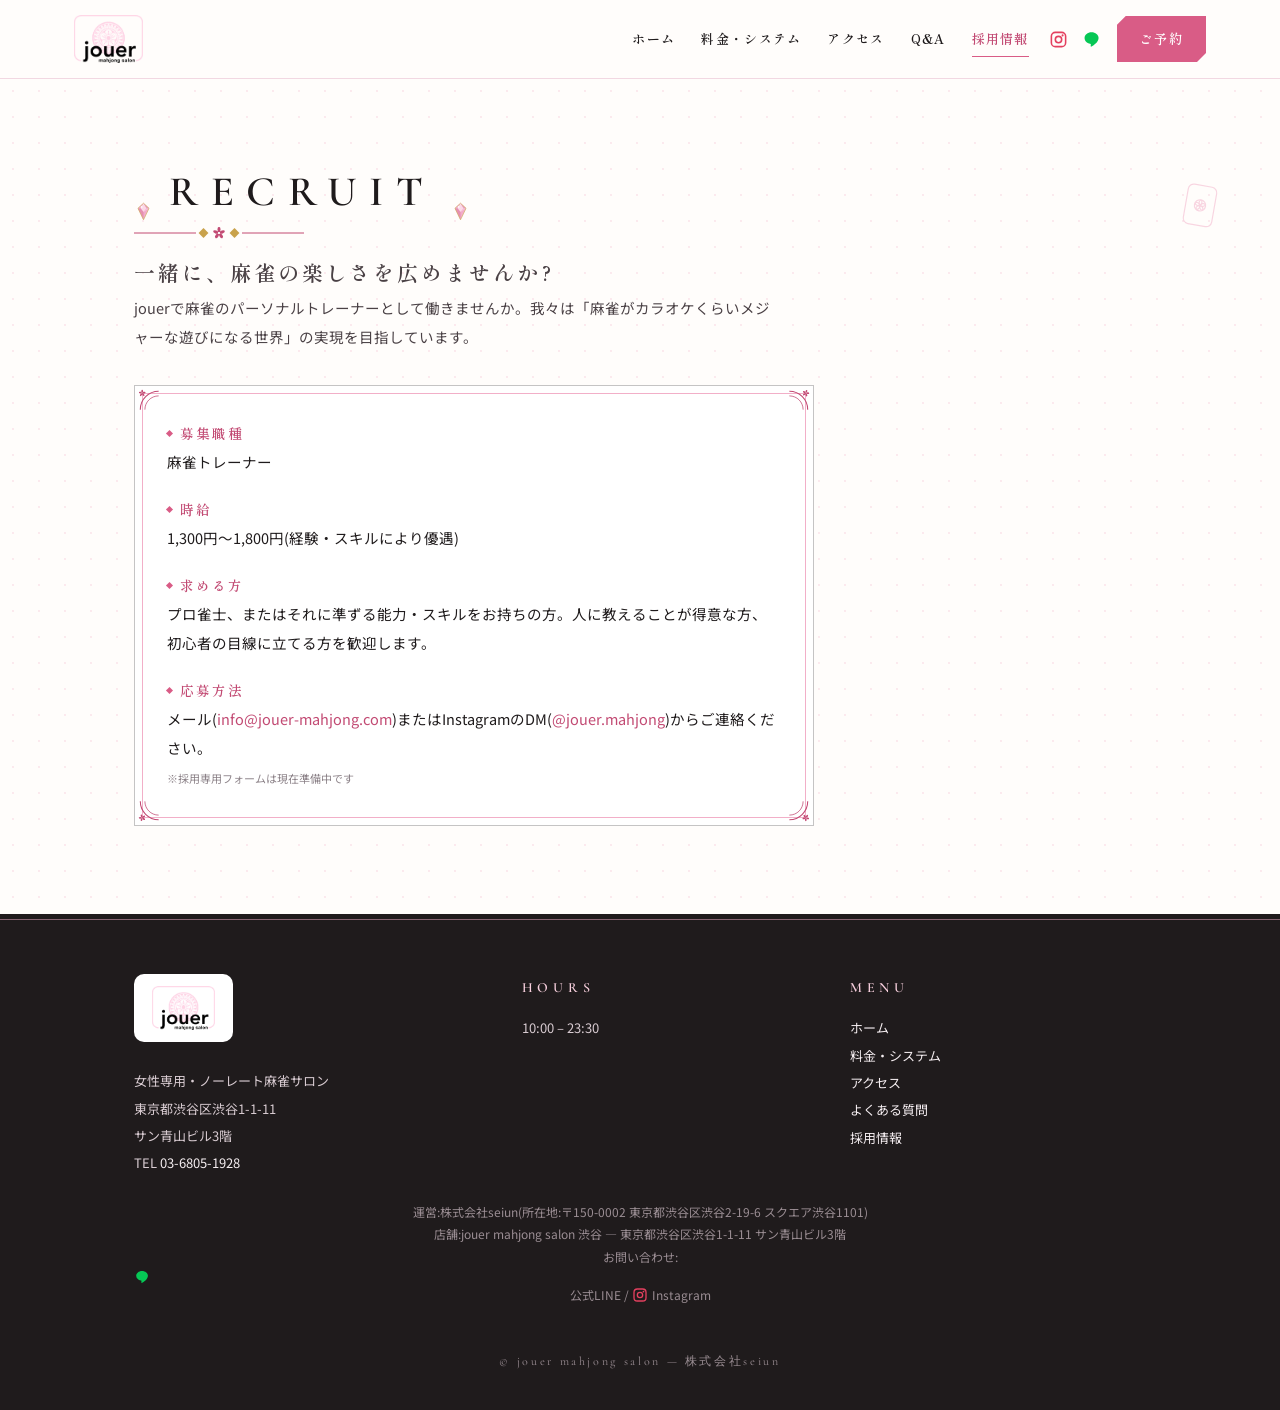
<file: recruit.html>
<!DOCTYPE html>
<html lang="ja">
<head>
<meta charset="UTF-8">
<meta name="viewport" content="width=device-width, initial-scale=1.0">
<link rel="canonical" href="https://jouer-mahjong.com/recruit.html">
<title>採用情報|jouer mahjong salon 渋谷</title>
<meta name="description" content="jouer mahjong salon 渋谷の採用情報。麻雀トレーナーを募集しています。">
<link rel="icon" href="logo.png">
<link rel="apple-touch-icon" href="logo.png">
<meta property="og:type" content="website">
<meta property="og:title" content="採用情報|jouer mahjong salon 渋谷">
<meta property="og:description" content="jouer mahjong salon 渋谷の採用情報。麻雀トレーナーを募集しています。">
<meta property="og:image" content="https://jouer-mahjong.com/og-image.jpg">
<meta name="twitter:card" content="summary_large_image">

<link rel="preconnect" href="https://fonts.googleapis.com">
<link rel="preconnect" href="https://fonts.gstatic.com" crossorigin>
<link href="https://fonts.googleapis.com/css2?family=Shippori+Mincho:wght@500;600;700&family=Cormorant+Garamond:wght@500;600&family=Noto+Sans+JP:wght@400;500;700&display=swap" rel="stylesheet">
<link rel="stylesheet" href="style.css">
</head>
<body>
<header class="site-head">
  <i class="prog" id="prog" aria-hidden="true"></i>
  <div class="head-in">
    <a class="brand" href="index.html" aria-label="jouer mahjong salon 渋谷 ホーム">
      <img class="logo-img" src="logo.png" alt="jouer mahjong salon">
    </a>
    <nav class="gnav" aria-label="メイン">
      <a href="index.html">ホーム</a><a href="price.html">料金・システム</a><a href="access.html">アクセス</a><a href="faq.html">Q&amp;A</a><a class="on" href="recruit.html">採用情報</a>
      <a class="sns" href="https://www.instagram.com/jouer.mahjong/" target="_blank" rel="noopener" aria-label="Instagram"><svg class="sns-ico ig" viewBox="0 0 24 24" fill="none" stroke="currentColor" stroke-width="2" aria-hidden="true"><rect x="3" y="3" width="18" height="18" rx="5"/><circle cx="12" cy="12" r="4"/><circle cx="17.2" cy="6.8" r="1.3" fill="currentColor" stroke="none"/></svg></a><a class="sns" href="https://lin.ee/qetP6h9" target="_blank" rel="noopener" aria-label="公式LINE"><svg class="sns-ico ln" viewBox="0 0 24 24" fill="currentColor" aria-hidden="true"><path d="M12 3.2C6.8 3.2 2.6 6.7 2.6 11c0 3.8 3.2 7 7.6 7.7.3.1.7.2.8.5.1.2.1.6.1.8l-.2 1.4c-.1.4-.3 1.6 1.4.9 1.7-.7 9.3-5.5 9.3-11.3 0-4.3-4.2-7.8-9.6-7.8z"/></svg></a><a class="cta" href="reserve.html">ご予約</a>
    </nav>
  </div>
</header>
<main>
<section id="recruit" style="min-height:60vh" class="rel">
  <span class="deco" style="top:14%;right:5%;width:32px;transform:rotate(10deg);opacity:.5" aria-hidden="true"><span class="deco-in" style="--fd:8s"><svg viewBox="0 0 40 54" fill="none" stroke="#F2AFC8" stroke-width="1.5" xmlns="http://www.w3.org/2000/svg" aria-hidden="true"><rect x="2" y="2" width="36" height="50" rx="7"/><circle cx="20" cy="27" r="7"/><ellipse cx="20" cy="23.4" rx="1.7" ry="2.9" transform="rotate(0 20 27)"/><ellipse cx="20" cy="23.4" rx="1.7" ry="2.9" transform="rotate(72 20 27)"/><ellipse cx="20" cy="23.4" rx="1.7" ry="2.9" transform="rotate(144 20 27)"/><ellipse cx="20" cy="23.4" rx="1.7" ry="2.9" transform="rotate(216 20 27)"/><ellipse cx="20" cy="23.4" rx="1.7" ry="2.9" transform="rotate(288 20 27)"/></svg></span></span>
  <div class="wrap">
    <div class="sec-head" data-reveal><p class="sec-en"><span class="fl"><svg viewBox="0 0 24 24" xmlns="http://www.w3.org/2000/svg" aria-hidden="true"><polygon points="12,1.5 19,8 12,22.5 5,8" fill="#F09EC2"/><polygon points="12,1.5 15.8,8 12,12.5 8.2,8" fill="#FBD3E4"/><polygon points="5,8 8.2,8 12,12.5 12,22.5" fill="#E27DA4"/><polygon points="19,8 15.8,8 12,12.5" fill="#F7BAD4"/><polygon points="12,1.5 8.2,8 5,8" fill="#F4AACB"/><polygon points="12,1.5 15.8,8 19,8" fill="#E890B4"/><polygon points="12,1.5 19,8 12,22.5 5,8" fill="none" stroke="#C9A24B" stroke-width="0.9" stroke-linejoin="round"/><circle cx="9.7" cy="6.2" r="1.1" fill="#fff" opacity=".95"/></svg></span>RECRUIT<span class="fl"><svg viewBox="0 0 24 24" xmlns="http://www.w3.org/2000/svg" aria-hidden="true"><polygon points="12,1.5 19,8 12,22.5 5,8" fill="#F09EC2"/><polygon points="12,1.5 15.8,8 12,12.5 8.2,8" fill="#FBD3E4"/><polygon points="5,8 8.2,8 12,12.5 12,22.5" fill="#E27DA4"/><polygon points="19,8 15.8,8 12,12.5" fill="#F7BAD4"/><polygon points="12,1.5 8.2,8 5,8" fill="#F4AACB"/><polygon points="12,1.5 15.8,8 19,8" fill="#E890B4"/><polygon points="12,1.5 19,8 12,22.5 5,8" fill="none" stroke="#C9A24B" stroke-width="0.9" stroke-linejoin="round"/><circle cx="9.7" cy="6.2" r="1.1" fill="#fff" opacity=".95"/></svg></span></p><div class="sec-orn"><svg viewBox="0 0 170 12" fill="none" xmlns="http://www.w3.org/2000/svg" aria-hidden="true"><line x1="0" y1="6" x2="62" y2="6" stroke="#C24A73" stroke-width="1"/><rect x="66" y="2.5" width="7" height="7" transform="rotate(45 69.5 6)" fill="#C9A24B"/><ellipse cx="85" cy="2.6" rx="1.5" ry="2.7" transform="rotate(0 85 6)" fill="#C24A73"/><ellipse cx="85" cy="2.6" rx="1.5" ry="2.7" transform="rotate(72 85 6)" fill="#C24A73"/><ellipse cx="85" cy="2.6" rx="1.5" ry="2.7" transform="rotate(144 85 6)" fill="#C24A73"/><ellipse cx="85" cy="2.6" rx="1.5" ry="2.7" transform="rotate(216 85 6)" fill="#C24A73"/><ellipse cx="85" cy="2.6" rx="1.5" ry="2.7" transform="rotate(288 85 6)" fill="#C24A73"/><circle cx="85" cy="6" r="1.1" fill="#fff"/><rect x="97" y="2.5" width="7" height="7" transform="rotate(45 100.5 6)" fill="#C9A24B"/><line x1="108" y1="6" x2="170" y2="6" stroke="#C24A73" stroke-width="1"/></svg></div><h2>一緒に、麻雀の楽しさを広めませんか?</h2><p class="lead">jouerで麻雀のパーソナルトレーナーとして働きませんか。我々は「麻雀がカラオケくらいメジャーな遊びになる世界」の実現を目指しています。</p></div>
    <div class="frp " data-reveal="deal" style="max-width:680px"><i class="cnr cnr1" aria-hidden="true"><svg viewBox="0 0 34 34" fill="none" xmlns="http://www.w3.org/2000/svg" aria-hidden="true"><path d="M3 27 C3 13.7 13.7 3 27 3" stroke="#C24A73" stroke-width="1.4"/><path d="M9 27 C9 17 17 9 27 9" stroke="#C24A73" stroke-width="1"/><ellipse cx="5.5" cy="2.9" rx="1.1" ry="1.9" transform="rotate(0 5.5 5.5)" fill="#C24A73"/><ellipse cx="5.5" cy="2.9" rx="1.1" ry="1.9" transform="rotate(72 5.5 5.5)" fill="#C24A73"/><ellipse cx="5.5" cy="2.9" rx="1.1" ry="1.9" transform="rotate(144 5.5 5.5)" fill="#C24A73"/><ellipse cx="5.5" cy="2.9" rx="1.1" ry="1.9" transform="rotate(216 5.5 5.5)" fill="#C24A73"/><ellipse cx="5.5" cy="2.9" rx="1.1" ry="1.9" transform="rotate(288 5.5 5.5)" fill="#C24A73"/><circle cx="5.5" cy="5.5" r=".9" fill="#C24A73"/></svg></i><i class="cnr cnr2" aria-hidden="true"><svg viewBox="0 0 34 34" fill="none" xmlns="http://www.w3.org/2000/svg" aria-hidden="true"><path d="M3 27 C3 13.7 13.7 3 27 3" stroke="#C24A73" stroke-width="1.4"/><path d="M9 27 C9 17 17 9 27 9" stroke="#C24A73" stroke-width="1"/><ellipse cx="5.5" cy="2.9" rx="1.1" ry="1.9" transform="rotate(0 5.5 5.5)" fill="#C24A73"/><ellipse cx="5.5" cy="2.9" rx="1.1" ry="1.9" transform="rotate(72 5.5 5.5)" fill="#C24A73"/><ellipse cx="5.5" cy="2.9" rx="1.1" ry="1.9" transform="rotate(144 5.5 5.5)" fill="#C24A73"/><ellipse cx="5.5" cy="2.9" rx="1.1" ry="1.9" transform="rotate(216 5.5 5.5)" fill="#C24A73"/><ellipse cx="5.5" cy="2.9" rx="1.1" ry="1.9" transform="rotate(288 5.5 5.5)" fill="#C24A73"/><circle cx="5.5" cy="5.5" r=".9" fill="#C24A73"/></svg></i><i class="cnr cnr3" aria-hidden="true"><svg viewBox="0 0 34 34" fill="none" xmlns="http://www.w3.org/2000/svg" aria-hidden="true"><path d="M3 27 C3 13.7 13.7 3 27 3" stroke="#C24A73" stroke-width="1.4"/><path d="M9 27 C9 17 17 9 27 9" stroke="#C24A73" stroke-width="1"/><ellipse cx="5.5" cy="2.9" rx="1.1" ry="1.9" transform="rotate(0 5.5 5.5)" fill="#C24A73"/><ellipse cx="5.5" cy="2.9" rx="1.1" ry="1.9" transform="rotate(72 5.5 5.5)" fill="#C24A73"/><ellipse cx="5.5" cy="2.9" rx="1.1" ry="1.9" transform="rotate(144 5.5 5.5)" fill="#C24A73"/><ellipse cx="5.5" cy="2.9" rx="1.1" ry="1.9" transform="rotate(216 5.5 5.5)" fill="#C24A73"/><ellipse cx="5.5" cy="2.9" rx="1.1" ry="1.9" transform="rotate(288 5.5 5.5)" fill="#C24A73"/><circle cx="5.5" cy="5.5" r=".9" fill="#C24A73"/></svg></i><i class="cnr cnr4" aria-hidden="true"><svg viewBox="0 0 34 34" fill="none" xmlns="http://www.w3.org/2000/svg" aria-hidden="true"><path d="M3 27 C3 13.7 13.7 3 27 3" stroke="#C24A73" stroke-width="1.4"/><path d="M9 27 C9 17 17 9 27 9" stroke="#C24A73" stroke-width="1"/><ellipse cx="5.5" cy="2.9" rx="1.1" ry="1.9" transform="rotate(0 5.5 5.5)" fill="#C24A73"/><ellipse cx="5.5" cy="2.9" rx="1.1" ry="1.9" transform="rotate(72 5.5 5.5)" fill="#C24A73"/><ellipse cx="5.5" cy="2.9" rx="1.1" ry="1.9" transform="rotate(144 5.5 5.5)" fill="#C24A73"/><ellipse cx="5.5" cy="2.9" rx="1.1" ry="1.9" transform="rotate(216 5.5 5.5)" fill="#C24A73"/><ellipse cx="5.5" cy="2.9" rx="1.1" ry="1.9" transform="rotate(288 5.5 5.5)" fill="#C24A73"/><circle cx="5.5" cy="5.5" r=".9" fill="#C24A73"/></svg></i><dl class="def">
        <!-- ▼▼ 編集OK:採用情報 ▼▼ -->
        <dt>募集職種</dt>
        <dd>麻雀トレーナー</dd>
        <dt>時給</dt>
        <dd>1,300円〜1,800円(経験・スキルにより優遇)</dd>
        <dt>求める方</dt>
        <dd>プロ雀士、またはそれに準ずる能力・スキルをお持ちの方。人に教えることが得意な方、初心者の目線に立てる方を歓迎します。</dd>
        <dt>応募方法</dt>
        <dd>メール(<a href="mailto:info@jouer-mahjong.com">info@jouer-mahjong.com</a>)またはInstagramのDM(<a href="https://www.instagram.com/jouer.mahjong/" target="_blank" rel="noopener">@jouer.mahjong</a>)からご連絡ください。<br><span class="prov">※採用専用フォームは現在準備中です</span></dd>
        <!-- ▲▲ 編集OK:採用情報 ▲▲ -->
      </dl></div>
  </div>
</section>
</main>
<footer>
  <div class="wrap">
    <div class="foot-grid">
      <div>
        <span class="foot-logo"><img src="logo.png" alt="jouer mahjong salon"></span>
        <!-- ▼▼ 編集OK:住所 ▼▼ -->
        <p style="margin-top:16px">女性専用・ノーレート麻雀サロン<br>東京都渋谷区渋谷1-1-11<br>サン青山ビル3階<br>TEL <a href="tel:0368051928">03-6805-1928</a></p>
        <!-- ▲▲ 編集OK:住所 ▲▲ -->
      </div>
      <div>
        <h4>HOURS</h4>
        <!-- ▼▼ 編集OK:営業時間 ▼▼ -->
        <p>10:00 – 23:30</p>
        <!-- ▲▲ 編集OK:営業時間 ▲▲ -->
      </div>
      <div>
        <h4>MENU</h4>
        <ul>
          <li><a href="index.html">ホーム</a></li>
          <li><a href="price.html">料金・システム</a></li>
          <li><a href="access.html">アクセス</a></li>
          <li><a href="faq.html">よくある質問</a></li>
          <li><a href="recruit.html">採用情報</a></li>
        </ul>
      </div>
    </div>
    <!-- ▼▼ 編集OK:運営者情報 ▼▼ -->
    <p style="text-align:center;font-size:12px;color:#9a8d93;margin-top:24px;line-height:1.9">運営:株式会社seiun(所在地:〒150-0002 東京都渋谷区渋谷2-19-6 スクエア渋谷1101)<br>店舗:jouer mahjong salon 渋谷 — 東京都渋谷区渋谷1-1-11 サン青山ビル3階<br>お問い合わせ:<a href="https://lin.ee/qetP6h9" target="_blank" rel="noopener" style="color:#9a8d93"><svg class="sns-ico ln" viewBox="0 0 24 24" fill="currentColor" aria-hidden="true"><path d="M12 3.2C6.8 3.2 2.6 6.7 2.6 11c0 3.8 3.2 7 7.6 7.7.3.1.7.2.8.5.1.2.1.6.1.8l-.2 1.4c-.1.4-.3 1.6 1.4.9 1.7-.7 9.3-5.5 9.3-11.3 0-4.3-4.2-7.8-9.6-7.8z"/></svg>公式LINE</a> / <a href="https://www.instagram.com/jouer.mahjong/" target="_blank" rel="noopener" style="color:#9a8d93"><svg class="sns-ico ig" viewBox="0 0 24 24" fill="none" stroke="currentColor" stroke-width="2" aria-hidden="true"><rect x="3" y="3" width="18" height="18" rx="5"/><circle cx="12" cy="12" r="4"/><circle cx="17.2" cy="6.8" r="1.3" fill="currentColor" stroke="none"/></svg>Instagram</a></p>
    <!-- ▲▲ 編集OK:運営者情報 ▲▲ -->
    <p class="copy">© jouer mahjong salon — 株式会社seiun</p>
  </div>
  <script src="app.js"></script>
</footer>
</body>
</html>
</file>
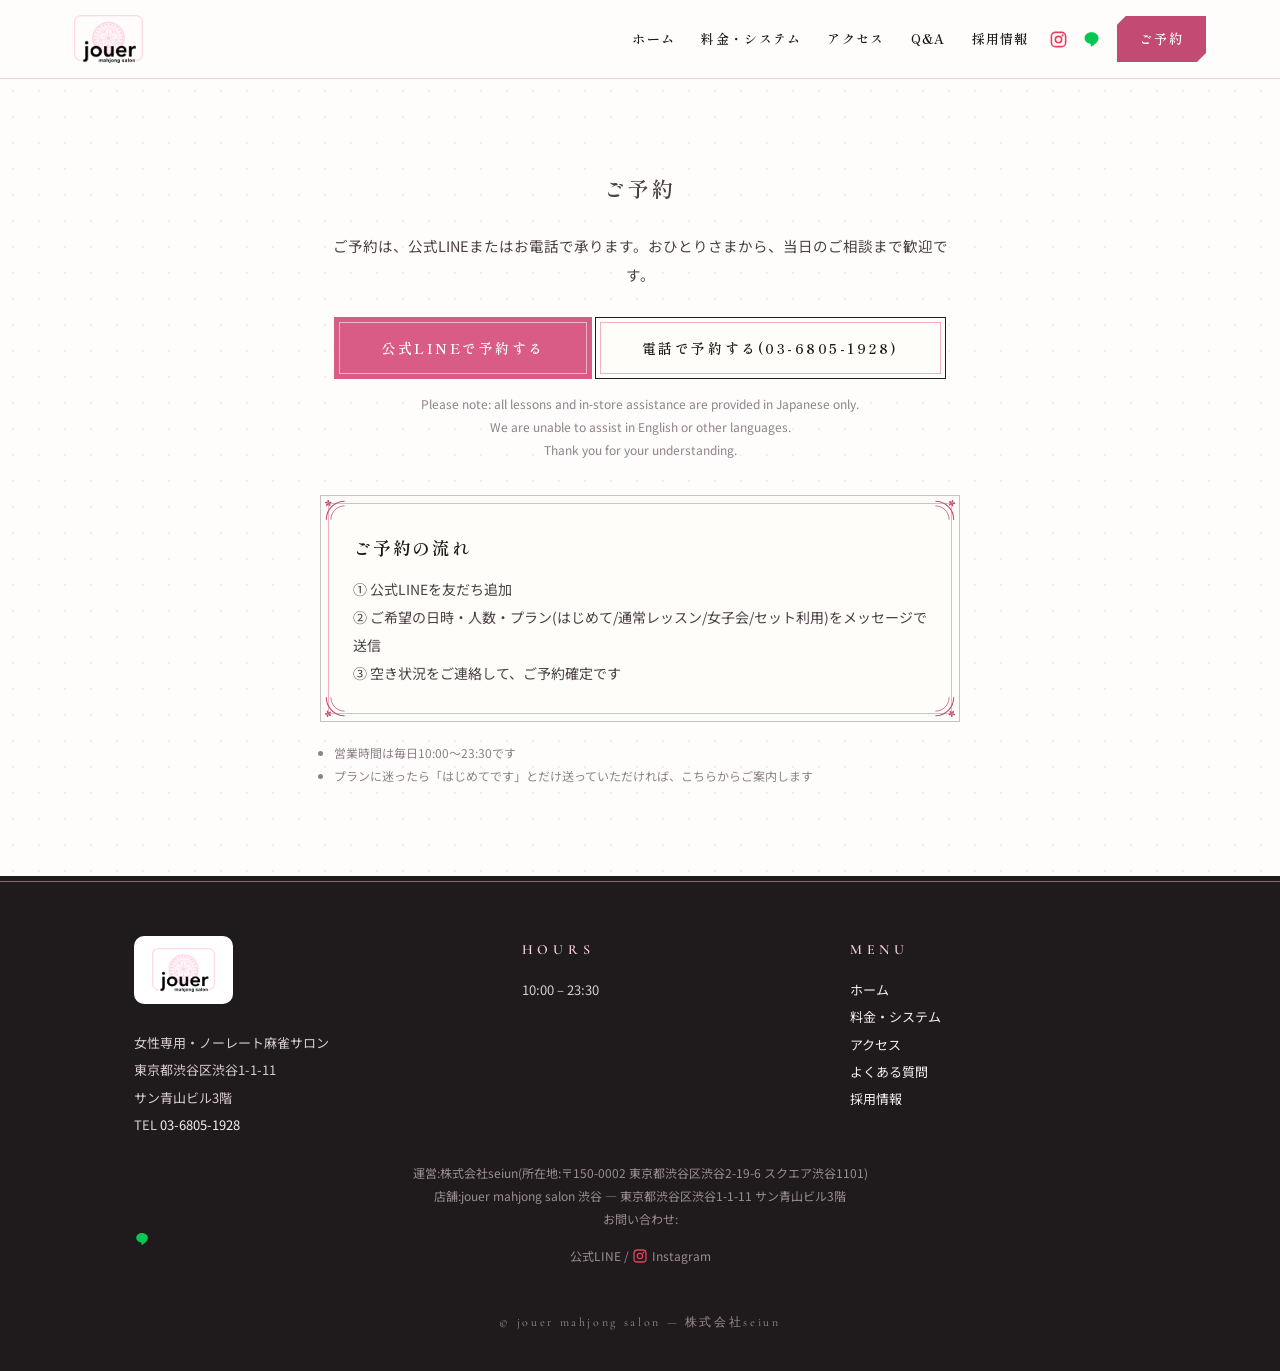
<file: reserve.html>
<!DOCTYPE html>
<html lang="ja">
<head>
<meta charset="UTF-8">
<meta name="viewport" content="width=device-width, initial-scale=1.0">
<link rel="canonical" href="https://jouer-mahjong.com/reserve.html">
<title>ご予約|jouer mahjong salon 渋谷</title>
<meta name="description" content="渋谷の女性専用・ノーレート麻雀サロン jouer(ジュエ)のご予約ページ。ご予約・ご相談は公式LINEで。おひとりさま・当日予約も歓迎です。">
<link rel="icon" href="logo.png">
<link rel="apple-touch-icon" href="logo.png">
<meta property="og:type" content="website">
<meta property="og:title" content="ご予約|jouer mahjong salon 渋谷">
<meta property="og:description" content="渋谷の女性専用・ノーレート麻雀サロン jouer(ジュエ)のご予約ページ。ご予約・ご相談は公式LINEで。おひとりさま・当日予約も歓迎です。">
<meta property="og:image" content="https://jouer-mahjong.com/og-image.jpg">
<meta name="twitter:card" content="summary_large_image">

<link rel="preconnect" href="https://fonts.googleapis.com">
<link rel="preconnect" href="https://fonts.gstatic.com" crossorigin>
<link href="https://fonts.googleapis.com/css2?family=Shippori+Mincho:wght@500;600;700&family=Cormorant+Garamond:wght@500;600&family=Noto+Sans+JP:wght@400;500;700&display=swap" rel="stylesheet">
<link rel="stylesheet" href="style.css">
</head>
<body>
<header class="site-head">
  <i class="prog" id="prog" aria-hidden="true"></i>
  <div class="head-in">
    <a class="brand" href="index.html" aria-label="jouer mahjong salon 渋谷 ホーム">
      <img class="logo-img" src="logo.png" alt="jouer mahjong salon">
    </a>
    <nav class="gnav" aria-label="メイン">
      <a href="index.html">ホーム</a><a href="price.html">料金・システム</a><a href="access.html">アクセス</a><a href="faq.html">Q&amp;A</a><a href="recruit.html">採用情報</a>
      <a class="sns" href="https://www.instagram.com/jouer.mahjong/" target="_blank" rel="noopener" aria-label="Instagram"><svg class="sns-ico ig" viewBox="0 0 24 24" fill="none" stroke="currentColor" stroke-width="2" aria-hidden="true"><rect x="3" y="3" width="18" height="18" rx="5"/><circle cx="12" cy="12" r="4"/><circle cx="17.2" cy="6.8" r="1.3" fill="currentColor" stroke="none"/></svg></a><a class="sns" href="https://lin.ee/qetP6h9" target="_blank" rel="noopener" aria-label="公式LINE"><svg class="sns-ico ln" viewBox="0 0 24 24" fill="currentColor" aria-hidden="true"><path d="M12 3.2C6.8 3.2 2.6 6.7 2.6 11c0 3.8 3.2 7 7.6 7.7.3.1.7.2.8.5.1.2.1.6.1.8l-.2 1.4c-.1.4-.3 1.6 1.4.9 1.7-.7 9.3-5.5 9.3-11.3 0-4.3-4.2-7.8-9.6-7.8z"/></svg></a><a class="cta on" href="reserve.html">ご予約</a>
    </nav>
  </div>
</header>
<main>

<section class="rel">
  <div class="wrap">
    <div style="max-width:640px;margin:0 auto">
      <h2 style="text-align:center;margin-bottom:22px" data-reveal>ご予約</h2>
      <p class="lead" style="text-align:center;margin:0 auto 28px" data-reveal>ご予約は、公式LINEまたはお電話で承ります。おひとりさまから、当日のご相談まで歓迎です。</p>
      <p style="text-align:center" data-reveal><a class="btn btn-fill" href="https://lin.ee/qetP6h9" target="_blank" rel="noopener">公式LINEで予約する</a> <a class="btn" href="tel:0368051928">電話で予約する(03-6805-1928)</a></p>
      <p class="ask-note lang-note" lang="en" style="text-align:center;margin-top:14px">Please note: all lessons and in-store assistance are provided in Japanese only.<br>We are unable to assist in English or other languages.<br>Thank you for your understanding.</p>

      <div class="frp frp-soft" style="margin-top:34px" data-reveal="deal"><i class="cnr cnr1" aria-hidden="true"><svg viewBox="0 0 34 34" fill="none" xmlns="http://www.w3.org/2000/svg" aria-hidden="true"><path d="M3 27 C3 13.7 13.7 3 27 3" stroke="#C24A73" stroke-width="1.4"/><path d="M9 27 C9 17 17 9 27 9" stroke="#C24A73" stroke-width="1"/><ellipse cx="5.5" cy="2.9" rx="1.1" ry="1.9" transform="rotate(0 5.5 5.5)" fill="#C24A73"/><ellipse cx="5.5" cy="2.9" rx="1.1" ry="1.9" transform="rotate(72 5.5 5.5)" fill="#C24A73"/><ellipse cx="5.5" cy="2.9" rx="1.1" ry="1.9" transform="rotate(144 5.5 5.5)" fill="#C24A73"/><ellipse cx="5.5" cy="2.9" rx="1.1" ry="1.9" transform="rotate(216 5.5 5.5)" fill="#C24A73"/><ellipse cx="5.5" cy="2.9" rx="1.1" ry="1.9" transform="rotate(288 5.5 5.5)" fill="#C24A73"/><circle cx="5.5" cy="5.5" r=".9" fill="#C24A73"/></svg></i><i class="cnr cnr2" aria-hidden="true"><svg viewBox="0 0 34 34" fill="none" xmlns="http://www.w3.org/2000/svg" aria-hidden="true"><path d="M3 27 C3 13.7 13.7 3 27 3" stroke="#C24A73" stroke-width="1.4"/><path d="M9 27 C9 17 17 9 27 9" stroke="#C24A73" stroke-width="1"/><ellipse cx="5.5" cy="2.9" rx="1.1" ry="1.9" transform="rotate(0 5.5 5.5)" fill="#C24A73"/><ellipse cx="5.5" cy="2.9" rx="1.1" ry="1.9" transform="rotate(72 5.5 5.5)" fill="#C24A73"/><ellipse cx="5.5" cy="2.9" rx="1.1" ry="1.9" transform="rotate(144 5.5 5.5)" fill="#C24A73"/><ellipse cx="5.5" cy="2.9" rx="1.1" ry="1.9" transform="rotate(216 5.5 5.5)" fill="#C24A73"/><ellipse cx="5.5" cy="2.9" rx="1.1" ry="1.9" transform="rotate(288 5.5 5.5)" fill="#C24A73"/><circle cx="5.5" cy="5.5" r=".9" fill="#C24A73"/></svg></i><i class="cnr cnr3" aria-hidden="true"><svg viewBox="0 0 34 34" fill="none" xmlns="http://www.w3.org/2000/svg" aria-hidden="true"><path d="M3 27 C3 13.7 13.7 3 27 3" stroke="#C24A73" stroke-width="1.4"/><path d="M9 27 C9 17 17 9 27 9" stroke="#C24A73" stroke-width="1"/><ellipse cx="5.5" cy="2.9" rx="1.1" ry="1.9" transform="rotate(0 5.5 5.5)" fill="#C24A73"/><ellipse cx="5.5" cy="2.9" rx="1.1" ry="1.9" transform="rotate(72 5.5 5.5)" fill="#C24A73"/><ellipse cx="5.5" cy="2.9" rx="1.1" ry="1.9" transform="rotate(144 5.5 5.5)" fill="#C24A73"/><ellipse cx="5.5" cy="2.9" rx="1.1" ry="1.9" transform="rotate(216 5.5 5.5)" fill="#C24A73"/><ellipse cx="5.5" cy="2.9" rx="1.1" ry="1.9" transform="rotate(288 5.5 5.5)" fill="#C24A73"/><circle cx="5.5" cy="5.5" r=".9" fill="#C24A73"/></svg></i><i class="cnr cnr4" aria-hidden="true"><svg viewBox="0 0 34 34" fill="none" xmlns="http://www.w3.org/2000/svg" aria-hidden="true"><path d="M3 27 C3 13.7 13.7 3 27 3" stroke="#C24A73" stroke-width="1.4"/><path d="M9 27 C9 17 17 9 27 9" stroke="#C24A73" stroke-width="1"/><ellipse cx="5.5" cy="2.9" rx="1.1" ry="1.9" transform="rotate(0 5.5 5.5)" fill="#C24A73"/><ellipse cx="5.5" cy="2.9" rx="1.1" ry="1.9" transform="rotate(72 5.5 5.5)" fill="#C24A73"/><ellipse cx="5.5" cy="2.9" rx="1.1" ry="1.9" transform="rotate(144 5.5 5.5)" fill="#C24A73"/><ellipse cx="5.5" cy="2.9" rx="1.1" ry="1.9" transform="rotate(216 5.5 5.5)" fill="#C24A73"/><ellipse cx="5.5" cy="2.9" rx="1.1" ry="1.9" transform="rotate(288 5.5 5.5)" fill="#C24A73"/><circle cx="5.5" cy="5.5" r=".9" fill="#C24A73"/></svg></i>
      
        <h3 style="letter-spacing:.1em;margin-bottom:10px">ご予約の流れ</h3>
        <ul style="list-style:none;line-height:2;font-size:14px;color:#4a4145">
          <li>① 公式LINEを友だち追加</li>
          <li>② ご希望の日時・人数・プラン(はじめて/通常レッスン/女子会/セット利用)をメッセージで送信</li>
          <li>③ 空き状況をご連絡して、ご予約確定です</li>
        </ul>
      </div>

      <ul class="ask-note" style="padding-left:1.2em;line-height:1.9;margin-top:20px" data-reveal>
        <li>営業時間は毎日10:00〜23:30です</li>
        <li>プランに迷ったら「はじめてです」とだけ送っていただければ、こちらからご案内します</li>
      </ul>
    </div>
  </div>
</section>

</main>
<footer>
  <div class="wrap">
    <div class="foot-grid">
      <div>
        <span class="foot-logo"><img src="logo.png" alt="jouer mahjong salon"></span>
        <!-- ▼▼ 編集OK:住所 ▼▼ -->
        <p style="margin-top:16px">女性専用・ノーレート麻雀サロン<br>東京都渋谷区渋谷1-1-11<br>サン青山ビル3階<br>TEL <a href="tel:0368051928">03-6805-1928</a></p>
        <!-- ▲▲ 編集OK:住所 ▲▲ -->
      </div>
      <div>
        <h4>HOURS</h4>
        <!-- ▼▼ 編集OK:営業時間 ▼▼ -->
        <p>10:00 – 23:30</p>
        <!-- ▲▲ 編集OK:営業時間 ▲▲ -->
      </div>
      <div>
        <h4>MENU</h4>
        <ul>
          <li><a href="index.html">ホーム</a></li>
          <li><a href="price.html">料金・システム</a></li>
          <li><a href="access.html">アクセス</a></li>
          <li><a href="faq.html">よくある質問</a></li>
          <li><a href="recruit.html">採用情報</a></li>
        </ul>
      </div>
    </div>
    <!-- ▼▼ 編集OK:運営者情報 ▼▼ -->
    <p style="text-align:center;font-size:12px;color:#9a8d93;margin-top:24px;line-height:1.9">運営:株式会社seiun(所在地:〒150-0002 東京都渋谷区渋谷2-19-6 スクエア渋谷1101)<br>店舗:jouer mahjong salon 渋谷 — 東京都渋谷区渋谷1-1-11 サン青山ビル3階<br>お問い合わせ:<a href="https://lin.ee/qetP6h9" target="_blank" rel="noopener" style="color:#9a8d93"><svg class="sns-ico ln" viewBox="0 0 24 24" fill="currentColor" aria-hidden="true"><path d="M12 3.2C6.8 3.2 2.6 6.7 2.6 11c0 3.8 3.2 7 7.6 7.7.3.1.7.2.8.5.1.2.1.6.1.8l-.2 1.4c-.1.4-.3 1.6 1.4.9 1.7-.7 9.3-5.5 9.3-11.3 0-4.3-4.2-7.8-9.6-7.8z"/></svg>公式LINE</a> / <a href="https://www.instagram.com/jouer.mahjong/" target="_blank" rel="noopener" style="color:#9a8d93"><svg class="sns-ico ig" viewBox="0 0 24 24" fill="none" stroke="currentColor" stroke-width="2" aria-hidden="true"><rect x="3" y="3" width="18" height="18" rx="5"/><circle cx="12" cy="12" r="4"/><circle cx="17.2" cy="6.8" r="1.3" fill="currentColor" stroke="none"/></svg>Instagram</a></p>
    <!-- ▲▲ 編集OK:運営者情報 ▲▲ -->
    <p class="copy">© jouer mahjong salon — 株式会社seiun</p>
  </div>
  <script src="app.js"></script>
</footer>
</body>
</html>
</file>
<file: style.css>
/* ============================================
   jouer 公式サイト スタイルシート
   色や余白は下の :root の変数を書き換えると
   サイト全体に反映されます
   ============================================ */

:root{
  --pink:#F7CFDD; --pink-mid:#F2AFC8; --pink-soft:#FBE9F0; --pink-bg:#FDF2F6;
  --ivory:#FFFDFA; --ivory2:#F6EFDF; --paper:#FFFDFB;
  --ink:#1F1B1C; --rose:#D95C86; --rose-deep:#C24A73;
  --gold:#C9A24B; --gold-l:#E8D19A;
  --gray:#8C8288; --line:#F2D8E2; --hair:rgba(31,27,28,.26);
  --disp:'Shippori Mincho','Noto Serif JP',serif;
  --latin:'Cormorant Garamond',serif;
  --body:'Noto Sans JP',sans-serif;
  --ease:cubic-bezier(.22,1,.36,1);
  --spring:cubic-bezier(.34,1.45,.64,1);
}
*{margin:0;padding:0;box-sizing:border-box}
html{scroll-behavior:smooth}
body{
  font-family:var(--body);color:var(--ink);line-height:2;font-size:15px;
  background-color:var(--paper);
  background-image:radial-gradient(rgba(242,175,200,.25) 1px,transparent 1.4px);
  background-size:26px 26px;
  -webkit-font-smoothing:antialiased;
}
img{max-width:100%;display:block}
a{color:var(--rose-deep);text-decoration:none}
a:hover{opacity:.8}
::selection{background:var(--pink);color:var(--ink)}
:focus-visible{outline:3px solid var(--rose);outline-offset:2px}
.wrap{max-width:1060px;margin:0 auto;padding:0 24px;position:relative;z-index:2}
.rel{position:relative;overflow:hidden}

/* ══ 牌(実物の牌のみに使用・平面の二重罫意匠) ══ */
.pai{
  position:relative;
  background:var(--ivory);
  border:1px solid var(--hair);
  border-radius:10px;
  box-shadow:0 4px 14px rgba(217,92,134,.08);
}
.pai::before{
  content:"";position:absolute;inset:4px;
  border:1px solid var(--pink-mid);border-radius:6px;
  pointer-events:none;
}
.pai-back{
  background:var(--pink-soft);
  border:1px solid rgba(194,74,115,.4);
}
.pai-back::before{border-color:#E9A8C2}

/* ══ 装飾フレーム(コンテンツパネル) ══ */
.frp{
  position:relative;background:#fff;border:1px solid var(--hair);
  padding:34px 32px;
  transition:transform .45s var(--ease),box-shadow .45s var(--ease);
}
.frp::before{
  content:"";position:absolute;inset:7px;border:1px solid var(--pink-mid);pointer-events:none;
}
.frp:hover{transform:translateY(-4px);box-shadow:0 18px 34px rgba(217,92,134,.14)}
.cnr{position:absolute;width:26px;height:26px;z-index:1;pointer-events:none}
.cnr svg{width:100%;height:100%;display:block}
.cnr1{top:3px;left:3px}
.cnr2{top:3px;right:3px;transform:rotate(90deg)}
.cnr3{bottom:3px;right:3px;transform:rotate(180deg)}
.cnr4{bottom:3px;left:3px;transform:rotate(270deg)}
.frp-soft{background:var(--ivory)}

/* ══ 浮遊デコ ══ */
.deco{position:absolute;pointer-events:none;z-index:1}
.deco svg{width:100%;height:100%;display:block}
.deco-in{animation:flo var(--fd,8s) ease-in-out infinite alternate}
@keyframes flo{from{transform:translateY(-7px) rotate(-1.5deg)}to{transform:translateY(9px) rotate(1.5deg)}}

/* ══ header ══ */
.site-head{position:sticky;top:0;z-index:60;background:rgba(255,253,251,.94);backdrop-filter:blur(8px);border-bottom:1px solid var(--line);transition:box-shadow .3s}
.site-head.sc{box-shadow:0 4px 18px rgba(217,92,134,.10)}
.head-in{display:flex;align-items:center;justify-content:space-between;gap:12px;padding:15px 24px;max-width:1180px;margin:0 auto;transition:padding .3s}
.site-head.sc .head-in{padding-top:9px;padding-bottom:9px}
.brand{display:flex;align-items:center;gap:11px;color:var(--ink)}
.brand svg{width:36px;height:36px;flex:none;transition:transform .6s var(--ease)}
.brand:hover svg{transform:rotate(72deg)}
.brand:hover{opacity:1}
.brand .bn{font-family:var(--latin);font-weight:600;font-size:26px;letter-spacing:.06em;line-height:1}
.brand .bs{font-family:var(--latin);font-weight:500;font-size:10.5px;letter-spacing:.3em;color:var(--gray);display:block;margin-top:2px}
.gnav{display:flex;align-items:center;gap:2px;flex-wrap:wrap;justify-content:flex-end}
.gnav a{font-family:var(--disp);font-weight:600;font-size:13px;letter-spacing:.1em;color:var(--ink);padding:8px 12px;position:relative;transition:color .25s}
.gnav a::after{content:"";position:absolute;left:12px;right:12px;bottom:3px;height:1px;background:var(--rose);transform:scaleX(0);transform-origin:center;transition:transform .3s var(--ease)}
.gnav a:hover{opacity:1;color:var(--rose-deep)}
.gnav a:hover::after{transform:scaleX(1)}
.gnav a.on{color:var(--rose-deep)}
.gnav a.on::after{transform:scaleX(1)}
.gnav a.cta{background:var(--rose);color:#fff;padding:10px 22px;margin-left:8px;letter-spacing:.16em;
  clip-path:polygon(9px 0,100% 0,100% calc(100% - 9px),calc(100% - 9px) 100%,0 100%,0 9px);
  transition:background .25s}
.gnav a.cta::after{display:none}
.gnav a.cta:hover{background:var(--rose-deep);color:#fff}

/* ══ opening(理牌) ══ */
.open-ov{display:none}
.op-show .open-ov{
  display:flex;position:fixed;inset:0;z-index:100;
  background-color:var(--pink-bg);
  background-image:radial-gradient(rgba(242,175,200,.3) 1px,transparent 1.4px);
  background-size:26px 26px;
  flex-direction:column;align-items:center;justify-content:center;gap:36px;cursor:pointer;
  transition:opacity .45s ease,visibility .45s;
}
.open-ov.end{opacity:0;visibility:hidden;pointer-events:none}
.op-tiles{display:flex;gap:12px}
.op-t{width:52px;height:70px;border-radius:10px;opacity:0}
.op-show .op-t{animation:riipai .65s var(--spring) forwards}
.op-t:nth-child(1){animation-delay:.05s;--sx:-70px;--sr:-24deg}
.op-t:nth-child(2){animation-delay:.15s;--sx:40px;--sr:18deg}
.op-t:nth-child(3){animation-delay:.25s;--sx:-30px;--sr:12deg}
.op-t:nth-child(4){animation-delay:.35s;--sx:60px;--sr:-16deg}
.op-t:nth-child(5){animation-delay:.45s;--sx:-50px;--sr:22deg}
@keyframes riipai{
  from{opacity:0;transform:translate(var(--sx),-46px) rotate(var(--sr))}
  to{opacity:1;transform:translate(0,0) rotate(0)}
}
.op-t .om{position:absolute;inset:0;display:grid;place-items:center}
.op-t .om svg{width:60%;height:auto}
.op-brand{display:flex;align-items:center;gap:14px;opacity:0;animation:fadeUp .7s var(--ease) 1s forwards}
.op-brand svg{width:46px;height:46px}
.op-brand span{font-family:var(--latin);font-weight:600;font-size:40px;letter-spacing:.08em}
.op-skip{font-family:var(--latin);font-size:12px;color:var(--gray);letter-spacing:.34em;opacity:0;animation:fadeUp .6s ease 1.3s forwards}

/* ══ buttons ══ */
.btn{
  position:relative;display:inline-block;
  font-family:var(--disp);font-weight:600;font-size:14px;letter-spacing:.18em;
  padding:16px 46px;border:1px solid var(--ink);background:var(--ivory);color:var(--ink);
  transition:background .3s,color .3s,border-color .3s,transform .15s;
}
.btn::before{content:"";position:absolute;inset:4px;border:1px solid var(--pink-mid);pointer-events:none;transition:border-color .3s}
.btn:hover{background:var(--rose);color:#fff;border-color:var(--rose);opacity:1;transform:translateY(-2px)}
.btn:hover::before{border-color:rgba(255,255,255,.55)}
.btn-fill{background:var(--rose);color:#fff;border-color:var(--rose)}
.btn-fill::before{border-color:rgba(255,255,255,.55)}
.btn-fill:hover{background:var(--rose-deep);border-color:var(--rose-deep)}

/* ══ sections / 見出し ══ */
section{padding:88px 0}
.sec-head{margin-bottom:34px}
.sec-head.ctr{text-align:center}
.sec-en{font-family:var(--latin);font-weight:600;font-size:clamp(30px,4.6vw,42px);letter-spacing:.3em;line-height:1.2;display:flex;align-items:center;gap:16px}
.sec-head.ctr .sec-en{justify-content:center}
.sec-en .fl{width:19px;height:19px;flex:none;opacity:.85}
.sec-orn{margin:10px 0 12px;height:12px;display:flex}
.sec-head.ctr .sec-orn{justify-content:center}
.sec-orn svg{height:12px;width:170px}
h2{font-family:var(--disp);font-weight:600;font-size:clamp(17px,2.4vw,21px);letter-spacing:.14em;color:#4a4145}
h3{font-family:var(--disp);font-weight:600;font-size:17.5px;letter-spacing:.06em}
.lead{max-width:640px;color:#4a4145;font-size:14.5px}
.sec-head.ctr .lead{margin:14px auto 0}
.no-chips{display:flex;justify-content:center;flex-wrap:wrap;gap:10px;margin:16px 0 18px}
.no-chip{position:relative;display:inline-block;padding:9px 20px;border:1px solid var(--hair);background:#fff;font-family:var(--disp);font-weight:600;font-size:13px;letter-spacing:.1em;color:var(--ink)}
.no-chip::before{content:"";position:absolute;inset:4px;border:1px solid var(--pink-mid);pointer-events:none}
.no-chip::after{content:"";position:absolute;inset:0;pointer-events:none;background:linear-gradient(to top right,transparent calc(50% - 1.2px),var(--pink-mid) calc(50% - 1.2px),var(--pink-mid) calc(50% + 1.2px),transparent calc(50% + 1.2px))}

/* ══ hero ══ */
.hero{position:relative;overflow:hidden;background:var(--pink-bg);padding:108px 0 100px;border-bottom:1px solid var(--line)}
.hero .wrap{position:relative;z-index:2}
#petals{position:absolute;inset:0;z-index:1;pointer-events:none}
.hero-mark{position:absolute;right:-140px;top:50%;width:540px;height:540px;opacity:.55;pointer-events:none;transform:translateY(calc(-50% + var(--py,0px)))}
.mark-in{opacity:0;animation:markIn 1.3s .1s var(--ease) forwards}
.hero-mark svg{width:100%;height:100%;animation:spin 140s linear infinite}
@keyframes spin{to{transform:rotate(360deg)}}
@keyframes markIn{from{opacity:0;transform:scale(.82)}to{opacity:1;transform:scale(1)}}
.hero-note{font-family:var(--latin);font-weight:600;font-size:14px;letter-spacing:.42em;color:var(--rose-deep);text-transform:uppercase;display:flex;align-items:center;gap:12px}
.hero-note .fl{width:15px;height:15px}
h1{font-family:var(--disp);font-weight:700;font-size:clamp(30px,5.4vw,47px);line-height:1.72;letter-spacing:.1em;margin:20px 0 22px}
.u{background:linear-gradient(transparent 72%,var(--pink) 72%)}
.ln{display:block;overflow:hidden;padding-bottom:.1em;margin-bottom:-.1em}
.ln>span{display:inline-block;transform:translateY(115%);animation:rise 1s var(--ease) forwards}
.ln:nth-child(1)>span{animation-delay:.2s}
.ln:nth-child(2)>span{animation-delay:.38s}
@keyframes rise{to{transform:translateY(0)}}
.hero p,.hero-btns,.hero-tags,.hero-note{opacity:0;animation:fadeUp .8s var(--ease) forwards}
.hero-note{animation-delay:.08s}
.hero p{animation-delay:.68s}
.hero-btns{animation-delay:.85s}
.hero-tags{animation-delay:1.02s}
@keyframes fadeUp{from{opacity:0;transform:translateY(20px)}to{opacity:1;transform:none}}
.hero p{max-width:540px;color:#4a4145;font-size:14.5px}
.hero-btns{display:flex;gap:16px;flex-wrap:wrap;margin-top:34px}
.hero-tags{display:flex;gap:10px;flex-wrap:wrap;margin-top:28px}
.hero-tags span,.chips span{
  font-family:var(--disp);font-weight:600;font-size:12px;letter-spacing:.1em;
  background:#fff;border:1px solid var(--rose);color:var(--rose-deep);padding:6px 16px;
  clip-path:polygon(8px 0,100% 0,100% calc(100% - 8px),calc(100% - 8px) 100%,0 100%,0 8px);
}
.hero-tags span{opacity:0;transform:scale(.5);animation:pop .55s var(--spring) forwards}
.hero-tags span:nth-child(1){animation-delay:1.06s}
.hero-tags span:nth-child(2){animation-delay:1.16s}
.hero-tags span:nth-child(3){animation-delay:1.26s}
.hero-tags span:nth-child(4){animation-delay:1.36s}
@keyframes pop{to{opacity:1;transform:scale(1)}}

/* ══ marquee ══ */
.marquee{overflow:hidden;border-block:1px solid var(--hair);padding:16px 0;background:#fff;position:relative}
.marquee::before,.marquee::after{content:"";position:absolute;left:0;right:0;height:1px;background:var(--pink-mid)}
.marquee::before{top:4px}.marquee::after{bottom:4px}
.mq-track{display:flex;align-items:center;gap:40px;width:max-content;animation:mq 30s linear infinite}
.mq-track span{font-family:var(--latin);font-weight:600;letter-spacing:.4em;font-size:14px;color:var(--ink);white-space:nowrap}
.mq-track svg{width:15px;height:15px;flex:none}
@keyframes mq{to{transform:translateX(-50%)}}

/* ══ scroll reveal ══ */
.js [data-reveal]{opacity:0;transform:translateY(36px);transition:opacity .8s var(--ease),transform .8s var(--ease)}
.js [data-reveal="deal"]{transform:translateY(52px) rotate(3.5deg) scale(.95);transition:opacity .7s var(--ease),transform .7s var(--spring)}
.js [data-reveal].in{opacity:1;transform:none}
.js .grid>[data-reveal]:nth-child(2){transition-delay:.12s}
.js .grid>[data-reveal]:nth-child(3){transition-delay:.24s}

/* ══ story(東南西北) ══ */
.story-head{text-align:center;padding-bottom:8px}
.chap{padding:100px 0;position:relative;overflow:hidden}
.chap:nth-of-type(even){background:var(--pink-bg)}
.chap-in{display:flex;gap:48px;align-items:flex-start}
.wind{flex:none;width:90px;height:120px;border-radius:12px;display:grid;place-items:center}
.wind svg{width:72%;height:auto}
.chap-body{max-width:580px}
.chap-ttl{font-family:var(--disp);font-weight:700;font-size:clamp(23px,3.4vw,30px);letter-spacing:.1em;margin:0 0 16px;line-height:1.7}
.chap p{color:#4a4145;font-size:14.5px}
.chips{display:flex;gap:10px;flex-wrap:wrap;margin-top:20px}
.chap:nth-of-type(even) .chips span{background:var(--ivory)}
.chap-deco{position:absolute;width:320px;height:320px;opacity:.16;pointer-events:none;right:-100px;bottom:-100px}
.chap:nth-of-type(even) .chap-deco{right:auto;left:-100px}

/* ══ スクロール進捗バー ══ */
.prog{position:absolute;left:0;bottom:-1px;height:2px;width:0;background:linear-gradient(90deg,var(--pink-mid),var(--rose));z-index:1;pointer-events:none}

/* ══ 写真ワイプ表示 ══ */
.js .photo-frame img{clip-path:inset(0 100% 0 0);transition:clip-path 1.1s var(--ease) .15s}
.js .photo-frame.in img{clip-path:inset(0 0 0 0)}

/* ══ 写真フレーム ══ */
.photo-frame{border:1px solid var(--hair);padding:8px;background:#fff;position:relative;margin-top:28px}
.photo-frame::before{content:"";position:absolute;inset:7px;border:1px solid var(--pink-mid);pointer-events:none;z-index:1}
.photo-frame img{width:100%;display:block}

/* ══ スタッフ紹介 ══ */
.staff-card{text-align:center;padding:30px 22px}
.st-ph{width:130px;height:130px;border-radius:50%;overflow:hidden;margin:0 auto 18px;border:1px solid var(--hair);background:var(--pink-soft);display:grid;place-items:center;position:relative}
.st-ph::after{content:"";position:absolute;inset:4px;border:1px solid var(--pink-mid);border-radius:50%;pointer-events:none}
.st-ph img{width:100%;height:100%;object-fit:cover}
.st-ph svg{width:56%;height:auto}
.st-name{font-family:var(--disp);font-weight:700;font-size:17px;letter-spacing:.12em}
.st-role{font-family:var(--latin);font-weight:600;font-size:12px;letter-spacing:.3em;color:var(--rose-deep);margin-top:5px;text-transform:uppercase}
.st-cm{font-size:13px;color:#4a4145;margin-top:12px;text-align:left;line-height:1.9}

/* ══ 進行レール ══ */
.rail{position:fixed;right:16px;top:50%;transform:translateY(-50%);z-index:40;display:flex;flex-direction:column;gap:10px;opacity:0;pointer-events:none;transition:opacity .4s}
.rail.vis{opacity:1;pointer-events:auto}
.rail a{width:34px;height:44px;border-radius:7px;display:grid;place-items:center;background:#fff;border:1px solid var(--line);transition:all .3s var(--ease);opacity:.65}
.rail a svg{width:21px;height:auto}
.rail a.on{border-color:var(--rose);transform:scale(1.14);background:var(--ivory);opacity:1;box-shadow:inset 0 0 0 2px #fff,inset 0 0 0 3px var(--pink-mid)}

/* ══ 深夜麻雀合宿(夜セクション) ══ */
.night{
  background-color:#231D20;
  background-image:radial-gradient(rgba(232,209,154,.12) 1px,transparent 1.4px);
  background-size:26px 26px;
  color:#F5EEF1;position:relative;overflow:hidden;
  border-block:1px solid rgba(232,209,154,.35);
}
.night .sec-en{color:#F5EEF1}
.night h2{color:#CBB9C0}
.night .lead{color:#CBB9C0}
.night .frp{background:rgba(255,253,251,.04);border-color:rgba(232,209,154,.45)}
.night .frp::before{border-color:rgba(232,209,154,.3)}
.night .frp:hover{box-shadow:0 18px 34px rgba(0,0,0,.4)}
.night .cnr svg path,.night .cnr svg ellipse,.night .cnr svg circle{stroke:var(--gold-l);fill:none}
.night .cnr svg ellipse,.night .cnr svg circle{fill:var(--gold-l);stroke:none}
.night-grid{display:grid;grid-template-columns:1.15fr 1fr;gap:34px;align-items:center}
.night-detail dt{font-family:var(--latin);font-weight:600;font-size:13px;letter-spacing:.34em;color:var(--gold-l);margin-top:18px}
.night-detail dt:first-child{margin-top:0}
.night-detail dd{font-size:15px;color:#F5EEF1}
.night-detail .big{font-family:var(--latin);font-weight:600;font-size:30px;color:var(--gold-l)}
.night-detail .big i{font-style:normal;font-size:12px;color:#CBB9C0;margin-left:8px;font-family:var(--body)}
.night .btn{background:transparent;border-color:var(--gold-l);color:var(--gold-l)}
.night .btn::before{border-color:rgba(232,209,154,.35)}
.night .btn:hover{background:var(--gold);border-color:var(--gold);color:#231D20}
.night .prov{color:#9a8d93}

/* ══ 貸切・お問い合わせ ══ */
.contact-list{list-style:none;margin-top:22px;display:grid;gap:12px}
.contact-list li{display:flex;align-items:baseline;gap:14px;font-size:14.5px;border-bottom:1px solid var(--line);padding-bottom:12px}
.contact-list .cl{font-family:var(--latin);font-weight:600;font-size:12.5px;letter-spacing:.26em;color:var(--rose-deep);flex:none;width:120px}

/* ══ 時間単価(トップ料金) ══ */
.g3{grid-template-columns:repeat(3,1fr)}
.rate{text-align:center;padding:30px 20px}
.rate .rn{font-family:var(--disp);font-weight:600;font-size:15px;letter-spacing:.14em;display:block}
.rate .yen{font-family:var(--latin);font-weight:600;font-size:34px;color:var(--rose-deep);display:block;margin-top:10px;line-height:1.3}
.rate .per{font-size:12px;color:var(--gray);display:block;margin-top:2px}
.rate small{display:block;font-size:11.5px;color:var(--gray);margin-top:10px;line-height:1.8}

/* ══ ロゴ ══ */
.logo-img{height:48px;width:auto;display:block}
.op-brand img{height:120px;width:auto}
.foot-logo{display:inline-block;background:#fff;padding:12px 18px;border-radius:10px}
.foot-logo img{height:44px;width:auto;display:block}

/* ══ style(楽しみ方) ══ */
.grid{display:grid;gap:28px}
.g2{grid-template-columns:repeat(2,1fr)}
.style-card h3{display:flex;align-items:baseline;gap:12px}
.style-card .num{font-family:var(--latin);font-weight:600;color:var(--rose-deep);font-size:24px;letter-spacing:.06em}
.style-card p{font-size:14px;color:#4a4145;margin-top:12px}
.style-card .pt{margin-top:16px;font-size:13px;background:var(--pink-soft);padding:13px 17px;color:var(--rose-deep);font-weight:700;font-family:var(--disp);letter-spacing:.04em}

/* ══ price ══ */
.price-table{width:100%;border-collapse:collapse}
.price-table th,.price-table td{padding:18px 14px;border-bottom:1px solid var(--line);text-align:left;vertical-align:top}
.price-table tr:last-child th,.price-table tr:last-child td{border-bottom:0}
.price-table th{font-family:var(--disp);font-weight:600;letter-spacing:.08em;width:42%}
.price-table td .yen{font-family:var(--latin);font-weight:600;font-size:27px;color:var(--rose-deep)}
.price-table td .per{font-size:12.5px;color:var(--gray);margin-left:7px}
.price-table small{display:block;color:var(--gray);font-size:12px;margin-top:4px;line-height:1.8}
.cmp-table{width:100%;border-collapse:collapse;min-width:560px}
.cmp-table th,.cmp-table td{padding:14px 12px;border-bottom:1px solid var(--line);text-align:left;vertical-align:top;font-size:13px}
.cmp-table tr:last-child th,.cmp-table tr:last-child td{border-bottom:0}
.cmp-table thead th{font-family:var(--disp);font-weight:600;letter-spacing:.04em;color:var(--rose-deep);font-size:13px}
.cmp-table tbody th{font-family:var(--disp);font-weight:600;letter-spacing:.02em;white-space:nowrap}
.model dt{font-family:var(--disp);font-weight:600;font-size:15px;letter-spacing:.06em}
.model dd{font-size:13.5px;color:#4a4145;margin-top:8px}
.model .total{font-family:var(--latin);font-weight:600;font-size:30px;color:var(--rose-deep);margin-top:10px}
.model .total i{font-style:normal;font-size:12px;color:var(--gray);font-weight:500;margin-left:8px;font-family:var(--body)}

/* ══ access ══ */
.acc-grid{display:grid;grid-template-columns:1fr 1.1fr;gap:32px;align-items:start}
.map-frame{overflow:hidden;aspect-ratio:4/3;border:1px solid var(--hair);position:relative;padding:8px;background:#fff}
.map-frame::before{content:"";position:absolute;inset:7px;border:1px solid var(--pink-mid);pointer-events:none;z-index:1}
.map-frame iframe{width:100%;height:100%;border:0;display:block}
.def dt{font-family:var(--disp);font-weight:600;font-size:13.5px;letter-spacing:.14em;color:var(--rose-deep);margin-top:20px;display:flex;align-items:center;gap:8px}
.def dt::before{content:"";width:5px;height:5px;background:var(--rose);transform:rotate(45deg);flex:none}
.def dd{font-size:14.5px}
.def dt:first-of-type{margin-top:0}

/* ══ faq(伏せ牌フリップ) ══ */
.qa{margin-bottom:20px;padding:0}
.qa .q{width:100%;background:none;border:0;cursor:pointer;display:flex;gap:18px;align-items:center;padding:19px 24px;font-family:var(--disp);font-weight:600;font-size:15.5px;letter-spacing:.05em;text-align:left;color:var(--ink)}
.mini-pai{flex:none;width:38px;height:50px;position:relative;perspective:500px}
.mini-pai .fc{position:absolute;inset:0;border-radius:7px;display:grid;place-items:center;backface-visibility:hidden;-webkit-backface-visibility:hidden;transition:transform .65s var(--ease)}
.mini-pai .fr{background:var(--pink-soft);border:1px solid rgba(194,74,115,.4)}
.mini-pai .fr::after{content:"";position:absolute;inset:3px;border:1px solid #E9A8C2;border-radius:4px;pointer-events:none}
.mini-pai .fr svg{width:22px;height:22px}
.mini-pai .bk{transform:rotateY(180deg);font-family:var(--disp);font-weight:700;font-size:17px;color:var(--rose-deep);background:var(--ivory);border:1px solid var(--hair)}
.mini-pai .bk::after{content:"";position:absolute;inset:3px;border:1px solid var(--pink-mid);border-radius:4px;pointer-events:none}
.qa.open .fr{transform:rotateY(-180deg)}
.qa.open .bk{transform:rotateY(0)}
.qa .qt{flex:1}
.qa .tg{margin-left:auto;flex:none;font-family:var(--latin);color:var(--rose-deep);font-size:24px;font-weight:500;line-height:1;transition:transform .4s var(--ease)}
.qa.open .tg{transform:rotate(45deg)}
.a-wrap{display:grid;grid-template-rows:0fr;transition:grid-template-rows .5s var(--ease)}
html:not(.js) .a-wrap{grid-template-rows:1fr}
.qa.open .a-wrap{grid-template-rows:1fr}
.a-wrap>div{overflow:hidden}
.qa .a{display:block;position:relative;padding:0 24px 22px 111px;font-size:14px;color:#4a4145}
.qa .a::before{content:"A";position:absolute;left:80px;top:0;font-family:var(--latin);font-weight:600;font-size:17px;color:var(--gold);line-height:1.9}

/* ══ cta band ══ */
.cta-band{background:var(--pink-bg);text-align:center;position:relative;overflow:hidden;border-top:1px solid var(--line)}
.cta-band .mini-mark{width:66px;height:66px;margin:0 auto 20px;animation:breath 6s ease-in-out infinite}
@keyframes breath{0%,100%{transform:scale(1)}50%{transform:scale(1.08)}}
.cta-band .cb-ttl{font-family:var(--disp);font-weight:700;font-size:clamp(22px,3.4vw,29px);letter-spacing:.12em;margin-bottom:16px;white-space:nowrap}
.cta-band p{max-width:520px;margin:0 auto 30px;color:#4a4145;font-size:14.5px}

/* ══ footer ══ */
footer{background:var(--ink);color:#f5eef1;padding:60px 0 36px;position:relative}
footer::before{content:"";position:absolute;top:5px;left:0;right:0;height:1px;background:var(--pink-mid);opacity:.5}
.foot-grid{display:grid;grid-template-columns:1.2fr 1fr 1fr;gap:32px}
.foot-brand{display:flex;align-items:center;gap:11px}
.foot-brand svg{width:32px;height:32px}
.foot-brand .bn{font-family:var(--latin);font-weight:600;font-size:24px;color:#fff;letter-spacing:.06em}
footer h4{font-family:var(--latin);font-weight:600;font-size:14px;letter-spacing:.34em;color:var(--pink);margin-bottom:12px}
footer p,footer li{font-size:13px;line-height:2.1;color:#d9ccd2}
footer ul{list-style:none}
footer a{color:#f5eef1}
.copy{text-align:center;font-family:var(--latin);font-size:12px;color:#9a8d93;margin-top:42px;letter-spacing:.22em}
.prov{font-size:11px;color:var(--gray)}

@media(max-width:820px){
  .acc-grid,.g2,.g3,.night-grid{grid-template-columns:1fr}
  .hero{padding:76px 0 68px}
  .hero-mark{width:340px;height:340px;right:-160px;opacity:.4}
  section{padding:60px 0}
  .chap{padding:66px 0}
  .chap-in,.chap:nth-of-type(even) .chap-in{flex-direction:column;gap:24px}
  .wind{width:68px;height:90px}
  .rail{display:none}
  .deco{display:none}
  .foot-grid{grid-template-columns:1fr}
  .head-in{flex-wrap:wrap;gap:8px;padding:12px 16px}
  .gnav{width:100%;flex-wrap:nowrap;overflow-x:auto;justify-content:flex-start;-webkit-overflow-scrolling:touch;scrollbar-width:none;padding-bottom:2px}
  .gnav::-webkit-scrollbar{display:none}
  .gnav a{font-size:12.5px;padding:6px 9px;white-space:nowrap;flex:none}
  .gnav a.cta{padding:8px 16px;margin-left:2px}
  .qa .a{padding-left:55px}
  .qa .a::before{left:24px}
  .frp{padding:26px 22px}
}
@media(max-width:480px){
  body{font-size:14.5px}
  .wrap{padding:0 17px}
  section{padding:48px 0}
  .chap{padding:52px 0}
  .sec-en{font-size:24px;letter-spacing:.18em;gap:10px}
  .sec-en .fl{width:14px;height:14px}
  .sec-orn svg{width:120px}
  h1{letter-spacing:.06em}
  .hero-btns{flex-direction:column}
  .btn{width:100%;max-width:340px;text-align:center;padding:15px 20px}
  .frp{padding:22px 16px}
  .frp::before{inset:5px}
  .cnr{width:20px;height:20px}
  .price-table th,.price-table td{display:block;width:100%;padding:4px 0;border-bottom:0}
  .price-table tr{display:block;padding:13px 0;border-bottom:1px solid var(--line)}
  .price-table tr:last-child{border-bottom:0}
  .cmp-table{min-width:0}
  .cmp-table thead{display:none}
  .cmp-table tbody tr{display:block;padding:10px 0;border-bottom:1px solid var(--line)}
  .cmp-table tbody tr:last-child{border-bottom:0}
  .cmp-table th,.cmp-table td{display:block;width:100%;padding:3px 0;border-bottom:0;white-space:normal}
  .cmp-table tbody th{margin-top:6px;color:var(--rose-deep)}
  .cmp-table td::before{content:attr(data-label) "：";font-weight:600;color:var(--gray);font-size:11.5px}
  .sum-grid{flex-direction:column}
  .sum-grid .frp{max-width:none!important;width:100%}
  .sum-grid .sum-plus{width:100%;text-align:center}
  .qa .q{padding:15px 14px;gap:12px;font-size:14.5px}
  .qa .a{padding:0 14px 18px 45px}
  .qa .a::before{left:14px}
  .mini-pai{width:32px;height:42px}
  .st-ph{width:110px;height:110px}
  .night-detail .big,.model .total{font-size:26px}
  .marquee{padding:12px 0}
  .mq-track span{font-size:12px}
  .logo-img{height:40px}
  .op-brand img{height:88px}
}
@media(prefers-reduced-motion:reduce){
  *,*::before,*::after{animation-duration:.01ms!important;animation-iteration-count:1!important;transition-duration:.01ms!important}
  .ln>span{transform:none;animation:none}
  .hero p,.hero-btns,.hero-tags,.hero-note,.hero-tags span,.mark-in{opacity:1;transform:none;animation:none}
  .js [data-reveal]{opacity:1;transform:none}
  #petals{display:none}
  .open-ov{display:none!important}
}

/* ══ あそびかた診断・プランカード(price.html) ══ */
.ask{padding:30px 32px 26px}
.ask-q{font-family:var(--disp);font-weight:600;font-size:15px;letter-spacing:.1em;margin:14px 0 10px}
.ask-q:first-of-type{margin-top:0}
.ask-opts{display:flex;flex-wrap:wrap;gap:10px}
.ask-opts button{font-family:var(--disp);font-weight:600;font-size:13.5px;letter-spacing:.08em;color:var(--ink);background:#fff;border:1px solid var(--pink-mid);border-radius:999px;padding:10px 22px;cursor:pointer;transition:background .25s,border-color .25s,color .25s,transform .15s}
.ask-opts button:hover{border-color:var(--rose);transform:translateY(-1px)}
.ask-opts button.sel{background:var(--rose);border-color:var(--rose);color:#fff}
.ask-res{margin-top:16px;font-size:13.5px;font-weight:700;letter-spacing:.05em;color:var(--rose-deep);min-height:1.6em}
.plan{scroll-margin-top:120px;border-color:var(--hair)}
.plan .rec{display:none;position:absolute;top:-12px;left:22px;z-index:2;background:var(--rose);color:#fff;font-family:var(--disp);font-size:11px;font-weight:600;letter-spacing:.16em;padding:4px 14px;border-radius:999px}
.plan.pick{border-color:var(--rose);box-shadow:0 16px 36px rgba(217,92,134,.22)}
.plan .rec{display:inline-block}
.plan-tag{display:inline-block;font-size:11px;letter-spacing:.14em;color:var(--rose-deep);background:var(--pink-soft);border:1px solid var(--pink-mid);border-radius:999px;padding:2px 13px;margin-bottom:12px}
.plan .pn{font-family:var(--disp);font-weight:700;font-size:19px;letter-spacing:.12em;margin-bottom:8px}
.rec+.pn{margin-top:16px}

/* v27: CTAタイトルはモバイルでも1行(文字サイズで吸収) */
@media(max-width:560px){.cta-band .cb-ttl{font-size:clamp(15px,4.8vw,22px);letter-spacing:.06em}}
/* v27: プランカードの価格位置を揃える(3列表示時のみ。サブコピー2行分の高さを確保) */
@media(min-width:821px){.plan .pcopy{min-height:calc(1.9em * 2)}}
/* v27: 4名割タグの強調 */
.plan-tag.deal{background:var(--rose);color:#fff;border-color:var(--rose);font-weight:600;letter-spacing:.12em}
/* v27: SNSアイコン */
.sns-ico{width:16px;height:16px;vertical-align:-3px;margin-right:4px}
.sns-ico.ig{color:#E4405F}
.sns-ico.ln{color:#06C755}
.gnav a.sns{display:inline-flex;align-items:center;padding:8px 6px}
.gnav a.sns::after{display:none}
.gnav a.sns .sns-ico{width:19px;height:19px;margin-right:0;vertical-align:0}

.plan .pcopy{font-size:13.5px;color:#4a4145;line-height:1.9}
.plan-price{margin-top:12px;font-family:var(--disp);font-weight:700;font-size:22px;color:var(--rose-deep);letter-spacing:.04em}
.plan-price small{font-family:var(--body);font-weight:400;font-size:11.5px;color:var(--gray);margin-left:6px;letter-spacing:.04em}
.plan ul{padding-left:1.2em;font-size:12.5px;color:#4a4145;margin-top:10px;line-height:1.9}
@media (max-width:640px){.ask{padding:22px 18px 20px}}

/* ══ v13: 章の牌を全章左側に統一(PCのみ) ══ */
@media(min-width:821px){
  #ch-1 .chap-in,#ch-3 .chap-in{flex-direction:row}
}

/* ══ v8: 筒子牌のホバーフリップ(裏はピンク面にロゴ) ══ */
.wind{position:relative;perspective:640px;background:none;border:none;box-shadow:none}
.wind::before{display:none}
.wind-in{position:absolute;inset:0;transform-style:preserve-3d;transition:transform .7s var(--ease)}
.wind:hover .wind-in{transform:rotateY(180deg)}
.wf,.wb{position:absolute;inset:0;backface-visibility:hidden;-webkit-backface-visibility:hidden;display:grid;place-items:center}
.wf svg{width:72%;height:auto}
.wb{transform:rotateY(180deg)}
.wb img{width:80%;height:auto}

/* ══ v8: CTAの正式ロゴ ══ */
.cta-band .cta-logo{height:82px;width:auto;margin:0 auto 20px;display:block;animation:breath 6s ease-in-out infinite}
@media(max-width:480px){.cta-band .cta-logo{height:64px}}
@media(max-width:480px){
  .no-chips{gap:6px}
  .no-chip{padding:7px 10px;font-size:11px;letter-spacing:.04em}
}

/* ══ 予約枠診断(レコメンダー) ══ */
.ask-opts.lv{display:grid;grid-template-columns:1fr 1fr;gap:10px}
.ask-opts.lv button{text-align:left;display:block;line-height:1.65;padding:11px 15px;border-radius:12px}
.ask-opts.lv b{display:block;font-family:var(--latin);font-weight:600;font-size:13px;letter-spacing:.14em;color:var(--rose-deep)}
.ask-opts.lv span{display:block;font-size:12.5px;color:#4a4145;margin-top:1px}
.ask-opts.lv button.sel b,.ask-opts.lv button.sel span{color:#fff}
#q3block.dis{opacity:.4;pointer-events:none}
.ask-note{font-size:12px;color:var(--gray);margin-top:16px;line-height:1.9}
.rpt-shortcut{margin:18px 0 24px;padding:14px 18px;border:1px solid var(--line)}
.rpt-ttl{font-family:var(--disp);font-weight:600;font-size:13px;letter-spacing:.06em;color:#4a4145}
.rpt-note{font-size:11.5px;color:var(--gray);margin-top:2px}
.rpt-btns{display:flex;flex-wrap:wrap;gap:8px;margin-top:10px}
.rpt-btn{display:inline-block;font-family:var(--disp);font-size:12px;letter-spacing:.04em;color:var(--rose-deep);background:#fff;border:1px solid var(--pink-mid);border-radius:999px;padding:6px 15px;text-decoration:none;cursor:pointer;transition:background .2s}
.rpt-btn:hover{background:var(--pink-soft)}
.rpt-btn.dis{color:var(--gray);border-color:var(--line);cursor:not-allowed;pointer-events:none}
.rpt-btn.rpt-link{border:0;background:none;padding:0;border-radius:0;text-decoration:underline}
.rpt-foot{font-size:11.5px;color:var(--gray);margin-top:10px}
.ak-card{margin-top:22px;border-top:1px solid var(--line);padding-top:20px}
.ak-tag{font-family:var(--disp);font-weight:600;font-size:12px;letter-spacing:.2em;color:var(--rose-deep)}
.ak-name{font-family:var(--disp);font-weight:700;font-size:19px;letter-spacing:.08em;margin-top:4px}
.ak-desc{font-size:13.5px;color:#4a4145;margin-top:6px}
.ak-price{font-family:var(--disp);font-weight:700;font-size:14px;color:var(--rose-deep);margin-top:8px}
.ak-cta{margin-top:16px}
.ak-soon{display:inline-block;font-size:13px;color:var(--gray);border:1px dashed var(--pink-mid);padding:10px 18px;letter-spacing:.04em}
@media(max-width:640px){.ask-opts.lv{grid-template-columns:1fr}}
.gnav a.cta.on{background:var(--rose-deep)}

/* ══ 会話型予約ページ(reserve.html) ══ */
.ask-opts.stack{display:flex;flex-direction:column;gap:10px}
.ask-opts.stack button{width:100%;text-align:left;padding:14px 18px;border-radius:12px}
.rsv-entry{display:flex;flex-direction:column;gap:16px}
.rsv-entry-card{padding:32px 28px;text-align:center}
.rsv-entry-ttl{font-family:var(--disp);font-weight:600;font-size:16px;letter-spacing:.04em;margin-bottom:18px}
.rsv-progress{display:flex;justify-content:center;gap:6px;margin-bottom:14px}
.rsv-progress svg{width:13px;height:13px;opacity:.28}
.rsv-progress svg.on{opacity:1}
.rsv-qnum{font-family:var(--latin);font-weight:600;font-size:13px;letter-spacing:.14em;color:var(--rose-deep)}
.rsv-qtext{font-family:var(--disp);font-weight:600;font-size:clamp(20px,4vw,26px);letter-spacing:.04em;margin:8px 0 22px;line-height:1.5}
.rsv-back{display:inline-block;font-size:12.5px;color:var(--gray);margin-top:18px;text-decoration:underline}
.rsv-gem{width:20px;height:20px;vertical-align:-4px;margin-right:6px}
#rsvBody{opacity:1;transition:opacity .3s}
#rsvBody.rsv-fade{opacity:0}
@media(prefers-reduced-motion:reduce){#rsvBody{transition:none}}

/* v26: style-cardの価格帯(pt)をカード下端に揃える */
.style-card{display:flex;flex-direction:column;height:100%}
.style-card p:not(.pt){margin-bottom:16px}
.style-card .pt{margin-top:auto}
</file>
